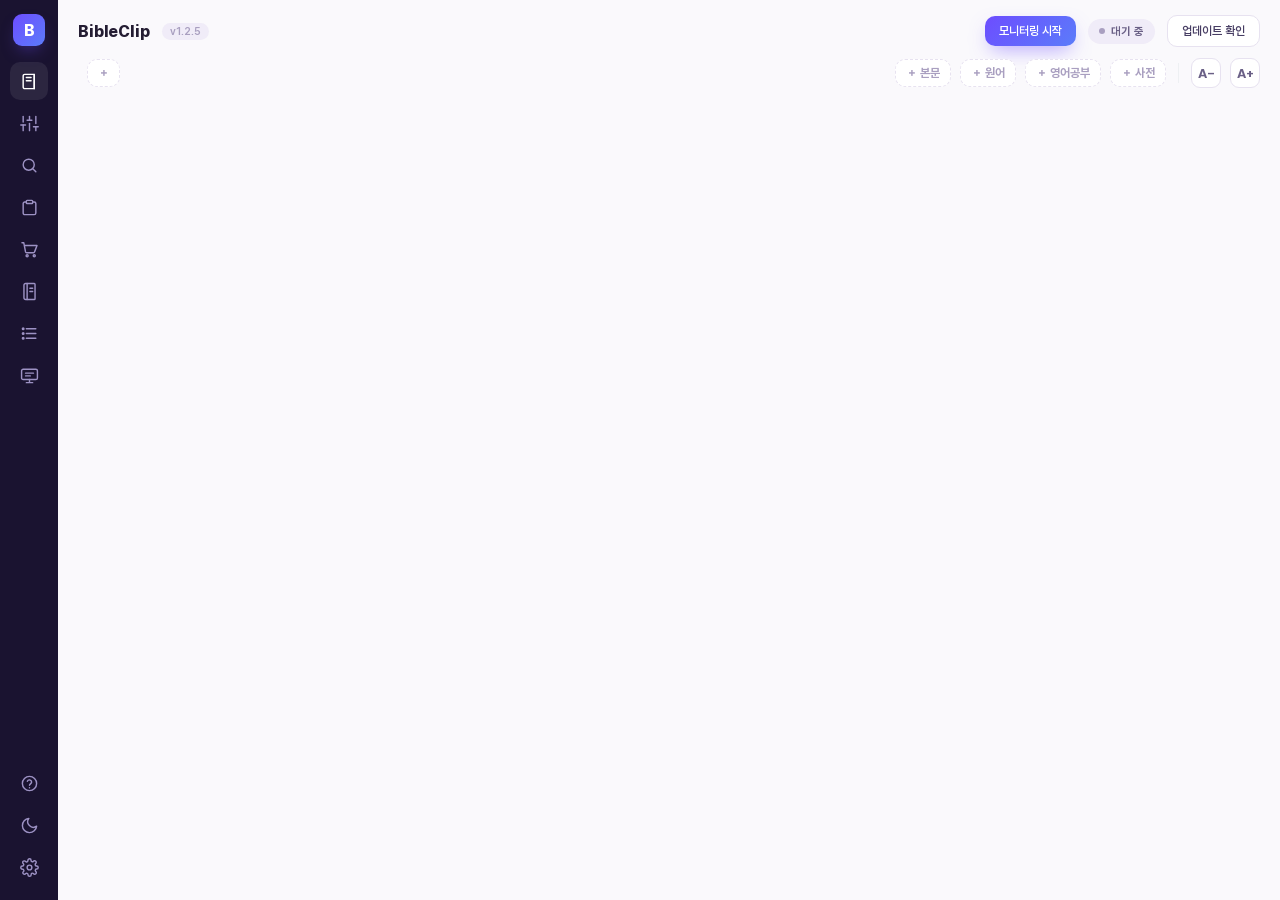
<file: web/index.html>
<!DOCTYPE html>
<html lang="ko" data-theme="light">
<head>
<meta charset="UTF-8">
<meta name="viewport" content="width=device-width, initial-scale=1.0">
<title>BibleClip</title>
<link rel="stylesheet" href="css/fonts.css">
<link rel="stylesheet" href="css/tokens.css">
<link rel="stylesheet" href="css/styles.css">
</head>
<body>
<!-- Phase 1: static design system. Sample content is hardcoded (여호수아 1);
     real data wiring to the Library core comes in Phase 2 (pywebview bridge). -->
<div class="app">

  <!-- Left rail -->
  <nav class="rail">
    <div class="logo-tile">B</div>
    <div class="nav-icon on" id="nav-viewer" title="성경 보기" aria-label="성경 보기" data-i18n-title="nav.viewer" data-i18n-aria="nav.viewer">
      <!-- book -->
      <svg viewBox="0 0 24 24" fill="none" stroke="currentColor" stroke-width="1.8" stroke-linecap="round" stroke-linejoin="round"><path d="M4 5a2 2 0 0 1 2-2h12v18H6a2 2 0 0 1-2-2z"/><path d="M18 3v18"/><path d="M8 7h6M8 11h6"/></svg>
    </div>
    <div class="nav-icon" id="nav-settings" title="출력 설정" aria-label="출력 설정" data-i18n-title="nav.settings" data-i18n-aria="nav.settings">
      <!-- sliders -->
      <svg viewBox="0 0 24 24" fill="none" stroke="currentColor" stroke-width="1.8" stroke-linecap="round" stroke-linejoin="round"><line x1="4" y1="21" x2="4" y2="14"/><line x1="4" y1="10" x2="4" y2="3"/><line x1="12" y1="21" x2="12" y2="12"/><line x1="12" y1="8" x2="12" y2="3"/><line x1="20" y1="21" x2="20" y2="16"/><line x1="20" y1="12" x2="20" y2="3"/><line x1="1" y1="14" x2="7" y2="14"/><line x1="9" y1="8" x2="15" y2="8"/><line x1="17" y1="16" x2="23" y2="16"/></svg>
    </div>
    <div class="nav-icon" id="nav-search" title="검색" aria-label="검색" data-i18n-title="nav.search" data-i18n-aria="nav.search">
      <!-- search -->
      <svg viewBox="0 0 24 24" fill="none" stroke="currentColor" stroke-width="1.8" stroke-linecap="round" stroke-linejoin="round"><circle cx="11" cy="11" r="7"/><path d="m20 20-3.2-3.2"/></svg>
    </div>
    <div class="nav-icon" id="log-toggle" title="클립보드 로그" aria-label="클립보드 로그" data-i18n-title="nav.log" data-i18n-aria="nav.log">
      <!-- clipboard -->
      <svg viewBox="0 0 24 24" fill="none" stroke="currentColor" stroke-width="1.8" stroke-linecap="round" stroke-linejoin="round"><rect x="8" y="3" width="8" height="4" rx="1"/><path d="M16 5h2a2 2 0 0 1 2 2v12a2 2 0 0 1-2 2H6a2 2 0 0 1-2-2V7a2 2 0 0 1 2-2h2"/></svg>
      <span class="nav-dot" id="log-dot" hidden></span>
    </div>
    <div class="nav-icon" id="cart-toggle" title="장바구니" aria-label="장바구니" data-i18n-title="nav.cart" data-i18n-aria="nav.cart">
      <!-- shopping cart -->
      <svg viewBox="0 0 24 24" fill="none" stroke="currentColor" stroke-width="1.8" stroke-linecap="round" stroke-linejoin="round"><circle cx="9" cy="20" r="1.3"/><circle cx="18" cy="20" r="1.3"/><path d="M2.5 3.5h2.3l2.2 11.5a1.4 1.4 0 0 0 1.4 1.1h8.6a1.4 1.4 0 0 0 1.4-1.1L21.5 7H6"/></svg>
      <span class="nav-dot" id="cart-dot" hidden></span>
    </div>
    <div class="nav-icon" id="notes-toggle" title="묵상 노트" aria-label="묵상 노트" data-i18n-title="nav.notes" data-i18n-aria="nav.notes">
      <!-- notebook -->
      <svg viewBox="0 0 24 24" fill="none" stroke="currentColor" stroke-width="1.8" stroke-linecap="round" stroke-linejoin="round"><path d="M5 4a2 2 0 0 1 2-2h11a1 1 0 0 1 1 1v18a1 1 0 0 1-1 1H7a2 2 0 0 1-2-2z"/><path d="M9 2v20"/><path d="M12.5 8H16M12.5 12H16"/></svg>
    </div>
    <div class="nav-icon" title="역본 순서" aria-label="역본 순서" data-i18n-title="nav.order" data-i18n-aria="nav.order">
      <!-- list -->
      <svg viewBox="0 0 24 24" fill="none" stroke="currentColor" stroke-width="1.8" stroke-linecap="round" stroke-linejoin="round"><path d="M8 6h12M8 12h12M8 18h12"/><circle cx="4" cy="6" r="1"/><circle cx="4" cy="12" r="1"/><circle cx="4" cy="18" r="1"/></svg>
    </div>
    <div class="nav-icon" id="subtitle-toggle" title="자막 창 열기" aria-label="자막 창 열기" data-i18n-title="subtitle.open" data-i18n-aria="subtitle.open">
      <!-- projector / screen -->
      <svg viewBox="0 0 24 24" fill="none" stroke="currentColor" stroke-width="1.8" stroke-linecap="round" stroke-linejoin="round"><rect x="2" y="4" width="20" height="13" rx="2"/><path d="M8 21h8M12 17v4"/><path d="M7 9h10"/><path d="M7 12.5h6"/></svg>
    </div>
    <div class="spacer"></div>
    <div class="nav-icon" id="tour-help" title="사용 안내 다시 보기" aria-label="사용 안내 다시 보기" data-i18n-title="nav.tour" data-i18n-aria="nav.tour">
      <!-- help circle -->
      <svg viewBox="0 0 24 24" fill="none" stroke="currentColor" stroke-width="1.8" stroke-linecap="round" stroke-linejoin="round"><circle cx="12" cy="12" r="9"/><path d="M9.3 9.2a2.8 2.8 0 0 1 5.4 1c0 1.9-2.7 2.5-2.7 4"/><path d="M12 17.3h.01"/></svg>
    </div>
    <div class="nav-icon" id="theme-toggle" title="테마 전환" aria-label="테마 전환" data-i18n-title="nav.theme" data-i18n-aria="nav.theme">
      <!-- moon -->
      <svg viewBox="0 0 24 24" fill="none" stroke="currentColor" stroke-width="1.8" stroke-linecap="round" stroke-linejoin="round"><path d="M21 12.8A9 9 0 1 1 11.2 3a7 7 0 0 0 9.8 9.8z"/></svg>
    </div>
    <div class="nav-icon" id="nav-app-settings" title="설정" aria-label="설정" data-i18n-title="nav.appSettings" data-i18n-aria="nav.appSettings">
      <!-- gear -->
      <svg viewBox="0 0 24 24" fill="none" stroke="currentColor" stroke-width="1.8" stroke-linecap="round" stroke-linejoin="round"><circle cx="12" cy="12" r="3"/><path d="M19.4 15a1.6 1.6 0 0 0 .3 1.8l.1.1a2 2 0 1 1-2.8 2.8l-.1-.1a1.6 1.6 0 0 0-1.8-.3 1.6 1.6 0 0 0-1 1.5V21a2 2 0 1 1-4 0v-.1a1.6 1.6 0 0 0-1-1.5 1.6 1.6 0 0 0-1.8.3l-.1.1a2 2 0 1 1-2.8-2.8l.1-.1a1.6 1.6 0 0 0 .3-1.8 1.6 1.6 0 0 0-1.5-1H3a2 2 0 1 1 0-4h.1a1.6 1.6 0 0 0 1.5-1 1.6 1.6 0 0 0-.3-1.8l-.1-.1a2 2 0 1 1 2.8-2.8l.1.1a1.6 1.6 0 0 0 1.8.3H9a1.6 1.6 0 0 0 1-1.5V3a2 2 0 1 1 4 0v.1a1.6 1.6 0 0 0 1 1.5 1.6 1.6 0 0 0 1.8-.3l.1-.1a2 2 0 1 1 2.8 2.8l-.1.1a1.6 1.6 0 0 0-.3 1.8V9a1.6 1.6 0 0 0 1.5 1H21a2 2 0 1 1 0 4h-.1a1.6 1.6 0 0 0-1.5 1z"/></svg>
    </div>
  </nav>

  <!-- Main -->
  <div class="main">

    <!-- Top bar -->
    <header class="topbar">
      <span class="brand">BibleClip</span>
      <span class="ver" id="app-ver">v1.2.5</span>
      <span class="spacer"></span>
      <button class="btn primary" id="monitor-btn" data-i18n="topbar.monitorStart">모니터링 시작</button>
      <span class="badge" id="status-badge" data-i18n="topbar.statusIdle">대기 중</span>
      <button class="btn" id="update-btn" data-i18n="topbar.updateCheck">업데이트 확인</button>
    </header>

    <!-- Update-available banner (hidden until a newer release is found). -->
    <div class="update-banner" id="update-banner" hidden>
      <span class="ub-text" id="ub-text"></span>
      <span class="ub-actions">
        <button class="btn primary" id="ub-install" data-i18n="ub.install">지금 업데이트</button>
        <button class="btn" id="ub-open" data-i18n="ub.releases">릴리스 페이지</button>
        <button class="btn" id="ub-skip" data-i18n="ub.skip">이 버전 건너뛰기</button>
        <button class="btn" id="ub-close" title="닫기" data-i18n-title="common.close">✕</button>
      </span>
    </div>

    <!-- Controls -->
    <div class="controls">
      <!-- Viewer-only controls; hidden on the 출력 설정 / 검색 views (switched
           via the left rail icons). -->
      <span class="viewer-controls" id="viewer-controls">
        <!-- Global version chips (first = primary; drag to reorder). Clicking ✕
             removes that version; ＋ adds one. All bible cards show these versions. -->
        <span class="ver-chips" id="ver-chips"></span>
        <span class="pill add" id="ver-add" title="역본 추가·관리" data-i18n-title="ctrl.verAddTitle">＋</span>
        <span class="spacer"></span>
        <!-- Card-add buttons: new cards appear at the workspace center, on top. -->
        <span class="pill add" id="add-bible" title="성경 본문 카드 추가" data-i18n-title="ctrl.addBibleTitle" data-i18n="ctrl.addBible">＋ 본문</span>
        <span class="pill add" id="add-inter" title="원전 분해 카드 추가" data-i18n-title="ctrl.addInterTitle" data-i18n="ctrl.addInter">＋ 원어</span>
        <span class="pill add" id="add-study" title="영어공부 카드 추가 — 영어 성경을 한국어와 짝지어 끊어 읽기" data-i18n-title="ctrl.addStudyTitle" data-i18n="ctrl.addStudy">＋ 영어공부</span>
        <span class="pill add" id="add-lex" title="사전 카드 추가" data-i18n-title="ctrl.addLexTitle" data-i18n="ctrl.addLex">＋ 사전</span>
        <span class="vsep"></span>
        <!-- v1.1.5: '사전 기본 언어' 토글 제거 — 사전 언어는 프로그램 언어를 추종하고,
             사전 카드 헤더 pill / 사전 창 드롭다운에서 표면별로 전환한다. -->
        <span class="mini" id="font-dec" title="글자 작게" data-i18n-title="ctrl.fontDecTitle">A−</span>
        <span class="mini" id="font-inc" title="글자 크게" data-i18n-title="ctrl.fontIncTitle">A+</span>
      </span>
    </div>

    <!-- Modular card workspace. Cards (성경 본문 / 원전 분해 / 사전) are created
         dynamically by CardManager (js/cards.js) and laid out horizontally; the
         container starts empty and is filled on boot from the saved layout (or
         a sensible default). Drag a card's handle to reorder; the right edge of
         each card resizes it. -->
    <div class="viewer-view" id="viewer-view">
      <div class="panels-container" id="panels-container"></div>
    </div>

    <!-- Output-settings view (출력 설정 탭). Format rows + output order are
         rendered live by js/search-notes.js; the preview shows what a caught reference
         would put on the clipboard. -->
    <div class="settings-view" id="settings-view" hidden>
      <section class="card set-card">
        <div class="card-head" data-i18n="setview.formatHead">표기 설정 · 한국어 역본</div>
        <div class="card-body">
          <p class="set-note" data-i18n="setview.formatNote">※ 영어 역본(ESV/NKJV 등)은 항상 영어식+하이픈으로 출력됩니다.</p>
          <div id="set-format"></div>
        </div>
      </section>
      <section class="card set-card">
        <div class="card-head set-head">
          <span data-i18n="setview.orderHead">출력 순서 · 복사에 사용할 역본</span>
          <span class="set-head-acts">
            <button class="set-mini accent" id="db-add" title="성경 파일(.SQLite3 · .zip)을 골라 추가" data-i18n-title="setview.dbAddTitle" data-i18n="setview.dbAdd">＋ 성경 파일 추가…</button>
            <button class="set-mini" id="db-folder" title="추가한 성경 파일이 있는 폴더" data-i18n-title="setview.dbFolderTitle" data-i18n="setview.dbFolder">성경 폴더 열기</button>
            <button class="set-mini" id="db-refresh" title="bible_versions 폴더 다시 스캔" data-i18n-title="setview.dbRefreshTitle" data-i18n="setview.dbRefresh">DB 새로고침</button>
          </span>
        </div>
        <div class="card-body" id="set-order"></div>
      </section>
      <section class="card set-card">
        <div class="card-head" data-i18n="setview.previewHead">미리보기 · 요 1:1-3</div>
        <div class="card-body"><pre class="preview" id="set-preview">…</pre></div>
      </section>
    </div>

    <!-- Search view (rail 검색 아이콘; 클립보드 #키워드 캡처 시 자동 표시). -->
    <div class="search-view" id="search-view" hidden>
      <div class="search-bar">
        <input type="text" id="search-input" class="search-input" autocomplete="off"
               placeholder="검색어 · 구절 · 원어코드  (예: 사랑 / 창 1:1 / H7225)"
               data-i18n-placeholder="search.placeholder">
        <span class="pill dropdown" id="search-ver" title="검색할 역본" data-i18n-title="search.verTitle">KRV</span>
        <!-- v1.0.5: 여러 단어 검색 방식 (띄어쓰기 다중 키워드). 기본 AND. -->
        <span class="seg search-mode" id="search-mode" title="여러 단어 검색: AND=모두 포함 / OR=하나라도" data-i18n-title="search.modeTitle">
          <span class="opt on" data-mode="and">AND</span>
          <span class="opt" data-mode="or">OR</span>
        </span>
        <button class="btn primary" id="search-go" data-i18n="search.go">검색</button>
      </div>
      <div class="search-suggest" id="search-suggest"></div>
      <div class="search-meta" id="search-meta"></div>
      <!-- 결과 정렬 · 필터 (docs/SEARCH_SORT_PLAN.md). 키워드 결과가 있을 때만 보인다. -->
      <div class="search-tools" id="search-tools" hidden>
        <span class="pill dropdown" id="search-sort" title="결과 정렬" data-i18n-title="search.sortTitle"></span>
        <span class="seg search-scope" id="search-scope">
          <span class="opt on" data-scope="all"><span data-i18n="search.scopeAll">전체</span><b></b></span>
          <span class="opt" data-scope="ot"><span data-i18n="search.scopeOt">구약</span><b></b></span>
          <span class="opt" data-scope="nt"><span data-i18n="search.scopeNt">신약</span><b></b></span>
        </span>
        <span class="pill dropdown" id="search-books" title="묶음·책으로 좁히기" data-i18n-title="search.booksTitle"></span>
      </div>
      <div class="search-dist" id="search-dist" hidden></div>
      <div class="card search-card">
        <div class="card-body" id="search-results">
          <div class="panel-loading" data-i18n-html="search.empty">검색어를 입력하거나, 다른 앱에서 <b>#키워드</b>를 복사하세요.</div>
        </div>
      </div>
    </div>
  </div>

  <!-- Activity log drawer (slides in from the right; toggled by the rail
       clipboard icon). Lists clipboard references caught while monitoring;
       each row re-navigates the viewer when clicked. -->
  <aside class="drawer" id="log-drawer" hidden>
    <div class="drawer-head">
      <span data-i18n="drawer.logHead">클립보드 로그</span>
      <span class="drawer-close" id="log-close" title="닫기" data-i18n-title="common.close">✕</span>
    </div>
    <div class="drawer-body" id="log-list">
      <div class="log-empty" data-i18n="drawer.logEmpty">모니터링 중 인식한 구절이 여기에 쌓입니다.</div>
    </div>
  </aside>

  <!-- Sermon cart / cue sheet (오늘의 설교 성구). Toggled by the rail cue-sheet
       icon; mutually exclusive with the activity-log drawer. Items persist in
       localStorage; clicking one re-copies it to the clipboard. -->
  <aside class="drawer" id="cart-drawer" hidden>
    <div class="drawer-head">
      <span data-i18n="cart.title">장바구니</span>
      <span class="cart-head-actions">
        <span class="drawer-mini" id="cart-popout" title="새 창으로 열기" data-i18n="cart.popout" data-i18n-title="cart.popout">새 창</span>
        <span class="drawer-mini" id="cart-clear" title="비우기" data-i18n="cart.clear" data-i18n-title="cart.clear">비우기</span>
        <span class="drawer-close" id="cart-close" title="닫기" data-i18n-title="common.close">✕</span>
      </span>
    </div>
    <div class="drawer-body" id="cart-list">
      <div class="log-empty" data-i18n="cart.empty">담은 성구가 여기에 쌓입니다. 검색 결과나 활동 로그에서 ＋ 로 추가하세요.</div>
    </div>
    <!-- 일괄 추출: 전체 또는 체크된 성구만 현재 출력 포맷으로 클립보드에 내보낸다. -->
    <div class="cart-foot" id="cart-foot" hidden>
      <label class="cart-selall"><input type="checkbox" id="cart-selall-cb">
        <span data-i18n="cart.selectAll">전체 선택</span></label>
      <span class="cart-foot-spacer"></span>
      <button class="btn" id="cart-extract-sel" data-i18n="cart.extractSelected">선택 추출</button>
      <button class="btn primary" id="cart-extract-all" data-i18n="cart.extractAll">전체 추출</button>
    </div>
  </aside>

  <!-- 묵상 노트 레일 패널 (FEAT-03: 슬라이딩 패널). 본문을 넓게 띄운 채 우측에서
       슬라이드로 열려 흩어진 노트를 성경 순서로 모아본다. 로그/장바구니 드로어와
       상호배타. 행 클릭 시 본문으로 점프, 선택/전체를 클립보드 복사·파일 저장. -->
  <aside class="drawer" id="notes-drawer" hidden>
    <div class="drawer-head">
      <span data-i18n="notes.title">묵상 노트 모아보기</span>
      <span class="cart-head-actions">
        <span class="drawer-mini" id="notes-reload" title="새로고침" data-i18n="notes.reload" data-i18n-title="notes.reload">새로고침</span>
        <span class="drawer-close" id="notes-close" title="닫기" data-i18n-title="common.close">✕</span>
      </span>
    </div>
    <div class="drawer-body" id="notes-list">
      <div class="log-empty" data-i18n-html="notes.empty">저장된 묵상 노트가 없습니다.</div>
    </div>
    <div class="cart-foot" id="notes-foot" hidden>
      <label class="cart-selall"><input type="checkbox" id="notes-selall-cb">
        <span data-i18n="notes.selectAll">전체 선택</span></label>
      <span class="cart-foot-spacer"></span>
      <button class="btn" id="notes-copy" data-i18n="notes.copySel">선택 복사</button>
      <button class="btn primary" id="notes-export" data-i18n="notes.exportFile">파일로 저장</button>
    </div>
  </aside>

</div>

<!-- App-wide settings (⚙ gear in the rail). Distinct from the 출력 설정 view:
     these are app-level preferences. Controls are populated from
     api.get_app_settings() and written back via api.set_app_setting(). -->
<div class="modal-overlay" id="settings-modal" hidden>
  <div class="modal" role="dialog" aria-label="설정" data-i18n-aria="modal.title">
    <div class="modal-head">
      <span data-i18n="modal.title">설정</span>
      <span class="modal-close" id="settings-close" title="닫기" data-i18n-title="common.close">✕</span>
    </div>
    <div class="modal-body">
      <div class="set-group">
        <div class="set-group-h" data-i18n="modal.grpLang">언어</div>
        <div class="set-row">
          <span class="set-label" data-i18n="modal.uiLangLabel">표시 언어</span>
          <!-- 표시 언어는 각 언어 자기 표기로 둔다(번역 안 함) — 관례. -->
          <div class="seg" id="opt-ui-lang">
            <div class="opt" data-val="ko">한국어</div>
            <div class="opt" data-val="en">English</div>
          </div>
        </div>
      </div>

      <!-- 색 테마 (docs/CUSTOM_THEME_PLAN.md). 견본은 JS(theme.js 기준 색)가 그린다. -->
      <div class="set-group">
        <div class="set-group-h" data-i18n="modal.grpLook">화면</div>
        <div class="set-row">
          <span class="set-label" data-i18n="modal.themeLabel">테마</span>
          <div class="theme-swatches" id="opt-theme"></div>
        </div>
        <div class="theme-edit" id="theme-edit" hidden>
          <div class="set-row">
            <span class="set-label" data-i18n="modal.themeBase">바탕</span>
            <div class="seg" id="opt-theme-base">
              <div class="opt" data-val="light" data-i18n="modal.themeBaseLight">밝게</div>
              <div class="opt" data-val="dark" data-i18n="modal.themeBaseDark">어둡게</div>
            </div>
          </div>
          <div class="set-row">
            <span class="set-label" data-i18n="modal.themeColors">색</span>
            <div class="theme-colors">
              <label class="theme-color"><input type="color" data-key="bg"><span data-i18n="modal.themeBg">배경</span></label>
              <label class="theme-color"><input type="color" data-key="text"><span data-i18n="modal.themeText">글자</span></label>
              <label class="theme-color"><input type="color" data-key="accent"><span data-i18n="modal.themeAccent">강조</span></label>
            </div>
          </div>
          <div class="set-row">
            <span class="set-label" data-i18n="modal.themeFrom">가져오기</span>
            <div class="theme-swatches theme-from" id="opt-theme-from"></div>
          </div>
          <p class="set-note theme-warn" id="theme-warn" hidden></p>
        </div>
        <p class="set-note" id="theme-note" data-i18n="modal.themeNote">☀/🌙 버튼은 라이트와 다크만 오갑니다. 직접 만든 색은 지워지지 않습니다.</p>
      </div>

      <div class="set-group">
        <div class="set-group-h" data-i18n="modal.grpReading">읽기</div>
        <div class="set-row">
          <span class="set-label" data-i18n="modal.readingFont">읽기 글꼴</span>
          <!-- 선택된 family 이름은 JS가 채움(데이터-i18n 미부착 — 언어전환이 family명을 덮지 않도록). -->
          <span class="pill dropdown" id="opt-reading-font">기본</span>
        </div>
        <p class="set-note" data-i18n-html="modal.readingFontNote">데이터 폴더의 <b>fonts</b> 폴더에 .ttf/.otf 글꼴을 넣으면 목록에 나타납니다.</p>
        <div class="set-row">
          <span class="set-label" data-i18n="modal.viewModeLabel">본문 보기</span>
          <div class="seg" id="opt-view-mode">
            <div class="opt" data-val="interleave" data-i18n="modal.viewModeInterleave">절별 대조</div>
            <div class="opt" data-val="split" data-i18n="modal.viewModeSplit">병렬 독서</div>
          </div>
        </div>
        <p class="set-note" data-i18n="modal.viewModeNote">여러 역본을 선택했을 때 한 카드에 절마다 겹쳐 볼지(절별 대조), 역본별 좌우 컬럼으로 나눠 볼지(병렬 독서) 정합니다.</p>
        <div class="set-row">
          <span class="set-label" data-i18n="modal.subtitlePreset">자막 배색</span>
          <div class="seg" id="opt-subtitle-preset">
            <div class="opt" data-val="green" data-i18n="modal.presetGreen">연둣빛</div>
            <div class="opt" data-val="navy" data-i18n="modal.presetNavy">남색</div>
            <div class="opt" data-val="black" data-i18n="modal.presetBlack">검정</div>
            <div class="opt" data-val="white" data-i18n="modal.presetWhite">흰색</div>
            <div class="opt" data-val="theme" data-i18n="modal.presetTheme">앱 테마</div>
          </div>
        </div>
        <p class="set-note" data-i18n="modal.subtitlePresetNote">자막 창(F9)의 배경·글자색입니다. 투사 환경에서는 대비가 큰 쪽이 잘 보입니다. 글꼴은 위의 읽기 글꼴을 따릅니다.</p>
      </div>

      <div class="set-group">
        <div class="set-group-h" data-i18n="modal.grpClipboard">클립보드</div>
        <div class="set-row">
          <span class="set-label" data-i18n="modal.pollLabel">확인 간격</span>
          <div class="seg" id="opt-poll">
            <div class="opt" data-val="0.25" data-i18n="modal.pollFast">빠름 · 0.25초</div>
            <div class="opt" data-val="0.5" data-i18n="modal.pollDefault">기본 · 0.5초</div>
            <div class="opt" data-val="1.0" data-i18n="modal.pollSlow">느림 · 1초</div>
          </div>
        </div>
        <p class="set-note" data-i18n="modal.pollNote">간격이 짧을수록 빠르게 인식하지만 CPU를 조금 더 씁니다.</p>
      </div>

      <!-- v1.1.5: '사전 기본 언어' 설정 제거 — 사전 언어는 프로그램 언어를 추종하고,
           사전 카드 pill / 사전 창 드롭다운에서 표면별로 전환한다. -->

      <div class="set-group">
        <div class="set-group-h" data-i18n="modal.grpRef">참조 입력</div>
        <div class="set-row">
          <span class="set-label" data-i18n="modal.aliasLabel">사용자 약칭</span>
          <button class="btn" id="act-alias" data-i18n="alias.manage">약칭 관리</button>
        </div>
        <p class="set-note" data-i18n="modal.aliasNote">역본·책이름의 나만의 약칭을 등록해 참조 인식에 씁니다.</p>
      </div>

      <div class="set-group">
        <div class="set-group-h" data-i18n="modal.grpSearch">검색 · 업데이트</div>
        <div class="set-toggle" id="opt-search-nav">
          <span class="set-label" data-i18n="modal.searchNav">검색 결과 클릭 시 본문으로 이동</span>
          <span class="switch"><span class="knob"></span></span>
        </div>
        <div class="set-toggle" id="opt-auto-copy">
          <span class="set-label" data-i18n="modal.autoCopy">검색 시 최고 점수 결과 자동 복사 (클립보드 + 활동 로그)</span>
          <span class="switch"><span class="knob"></span></span>
        </div>
        <div class="set-toggle" id="opt-search-syn">
          <span class="set-label" data-i18n="modal.searchSyn">유의어 확장 검색 (고어↔현대어: 이집트↔애굽, 자비↔긍휼)</span>
          <span class="switch"><span class="knob"></span></span>
        </div>
        <div class="set-toggle" id="opt-auto-update">
          <span class="set-label" data-i18n="modal.autoUpdate">시작 시 자동으로 업데이트 확인</span>
          <span class="switch"><span class="knob"></span></span>
        </div>
      </div>

      <div class="set-group">
        <div class="set-group-h" data-i18n="modal.grpInfo">정보 · 관리</div>
        <div class="set-row info-row">
          <span class="set-label" data-i18n="modal.versionLabel">버전</span>
          <span class="set-info" id="set-version">—</span>
        </div>
        <div class="modal-actions">
          <button class="btn" id="act-data-folder" data-i18n="modal.actDataFolder">데이터 폴더 열기</button>
          <button class="btn" id="act-github" data-i18n="modal.actGithub">GitHub 열기</button>
          <button class="btn danger" id="act-reset" data-i18n="modal.actReset">설정 초기화</button>
        </div>
      </div>
    </div>
  </div>
</div>

<!-- 사용자정의 약칭 관리 (설정 ▸ 참조 입력 ▸ 약칭 관리). aliases_override.json 을
     앱 안에서 직접 읽고 쓴다. 숫자는 책 이름 맨 앞에만 허용(파서 장번호 충돌 방지). -->
<div class="modal-overlay" id="alias-modal" hidden>
  <div class="modal" role="dialog" aria-label="약칭 관리" data-i18n-aria="alias.title">
    <div class="modal-head">
      <span data-i18n="alias.title">약칭 관리</span>
      <span class="modal-close" id="alias-close" title="닫기" data-i18n-title="common.close">✕</span>
    </div>
    <div class="modal-body">
      <p class="set-note" data-i18n-html="alias.note">나만의 책이름 약칭을 등록합니다. <b>숫자는 책 이름 맨 앞에만</b> 붙일 수 있습니다 (예: <b>1요</b> → 요한1서). <b>요1</b>·<b>벧1</b>처럼 숫자를 뒤에 두면 장 번호와 충돌하여 거부됩니다.</p>
      <div class="alias-add">
        <input type="text" id="alias-input" class="alias-input" maxlength="20" autocomplete="off"
               placeholder="약칭 (예: 1요)" data-i18n-placeholder="alias.inputPh">
        <span class="pill dropdown" id="alias-book" data-i18n="alias.pickBook">책 선택</span>
        <button class="btn primary" id="alias-add-btn" data-i18n="alias.add">추가</button>
      </div>
      <div id="alias-list" class="alias-list"></div>
    </div>
  </div>
</div>

<!-- Transient confirmation when a reference is converted on the clipboard. -->
<div class="toast-wrap" id="toast-wrap"></div>

<!-- 9차 모듈화: app.js → core/cards/search-notes 3분할(클래식 스크립트, 순서 로드,
     전역 스코프 공유). file:// 에서 ESM CORS 차단을 피하려 type=module 미사용.
     v1.0.6: i18n.js 를 가장 먼저 로드 → window.I18N 이 이후 모듈에 준비됨. -->
<script src="js/i18n.js"></script>
<script src="js/theme.js"></script>
<script src="js/core.js"></script>
<script src="js/tour.js"></script>
<script src="js/cards.js"></script>
<script src="js/search-sort.js"></script>
<script src="js/search-notes.js"></script>
</body>
</html>
</file>
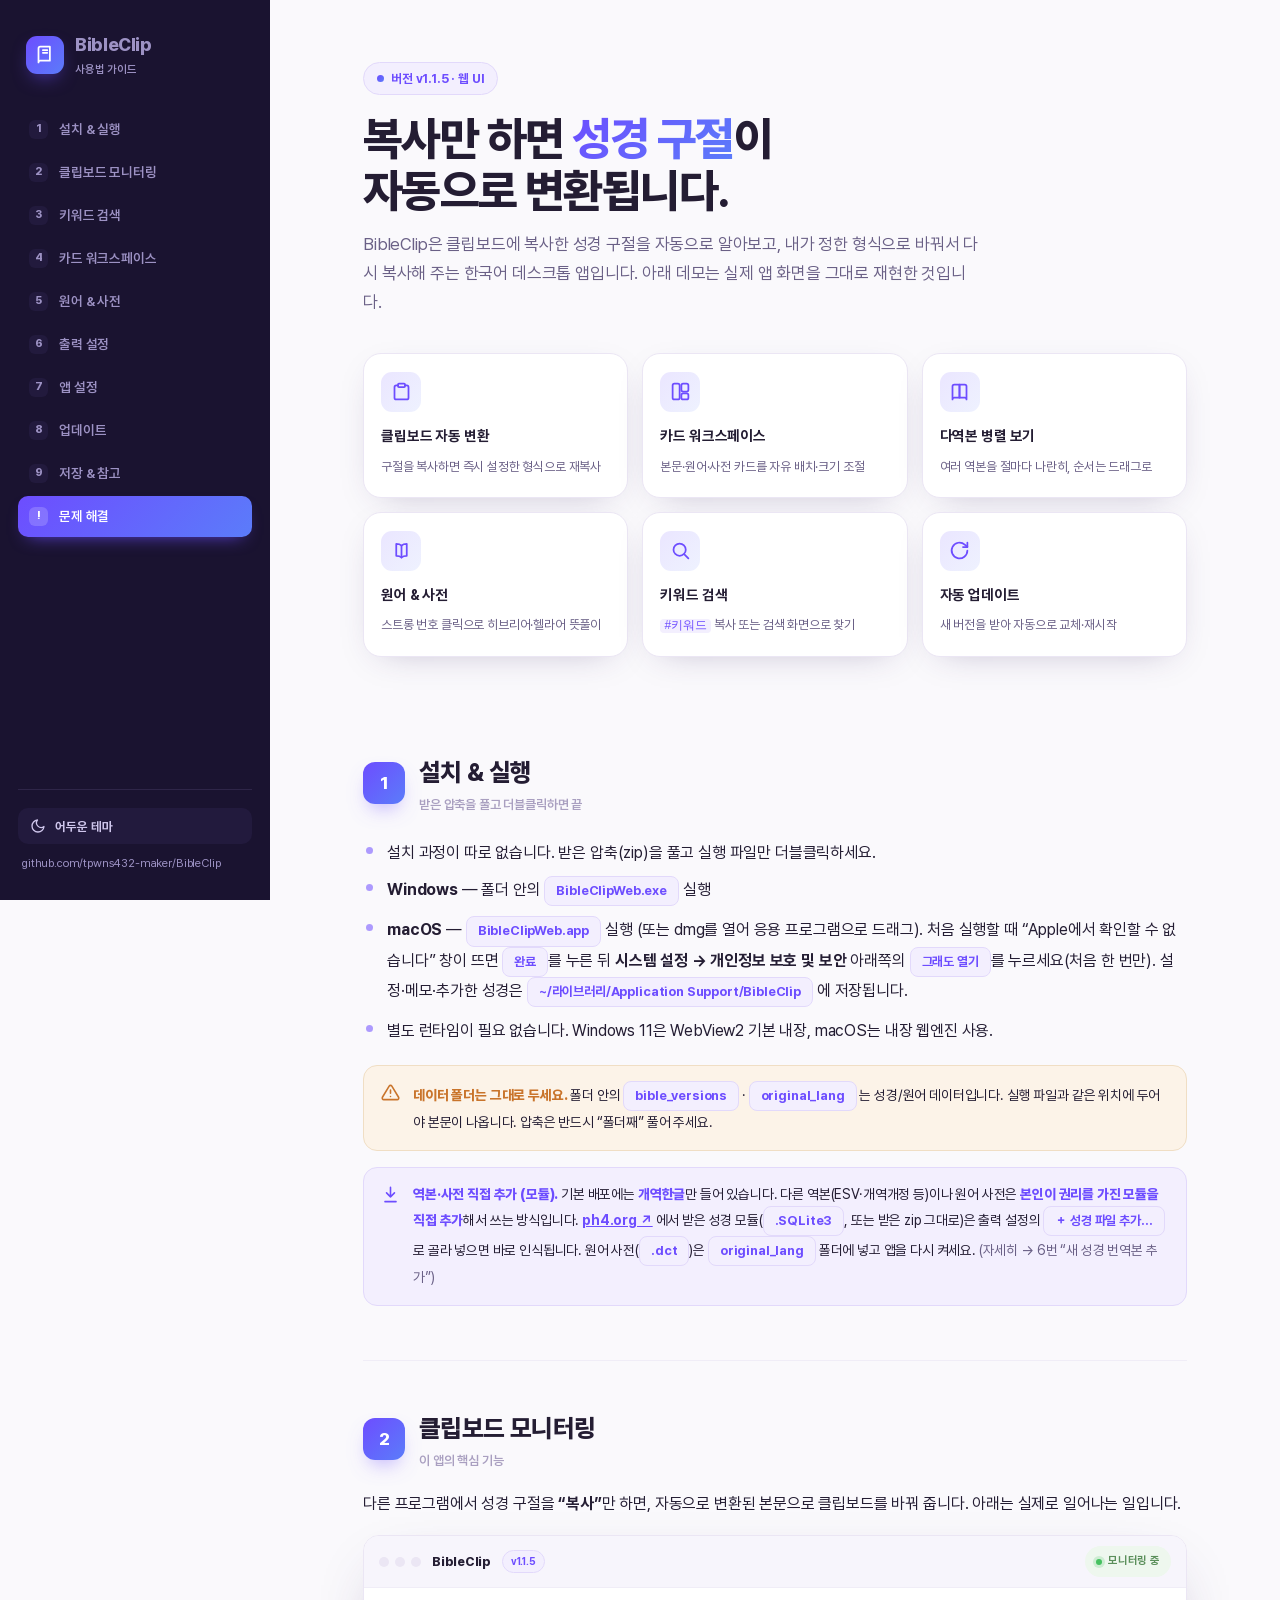
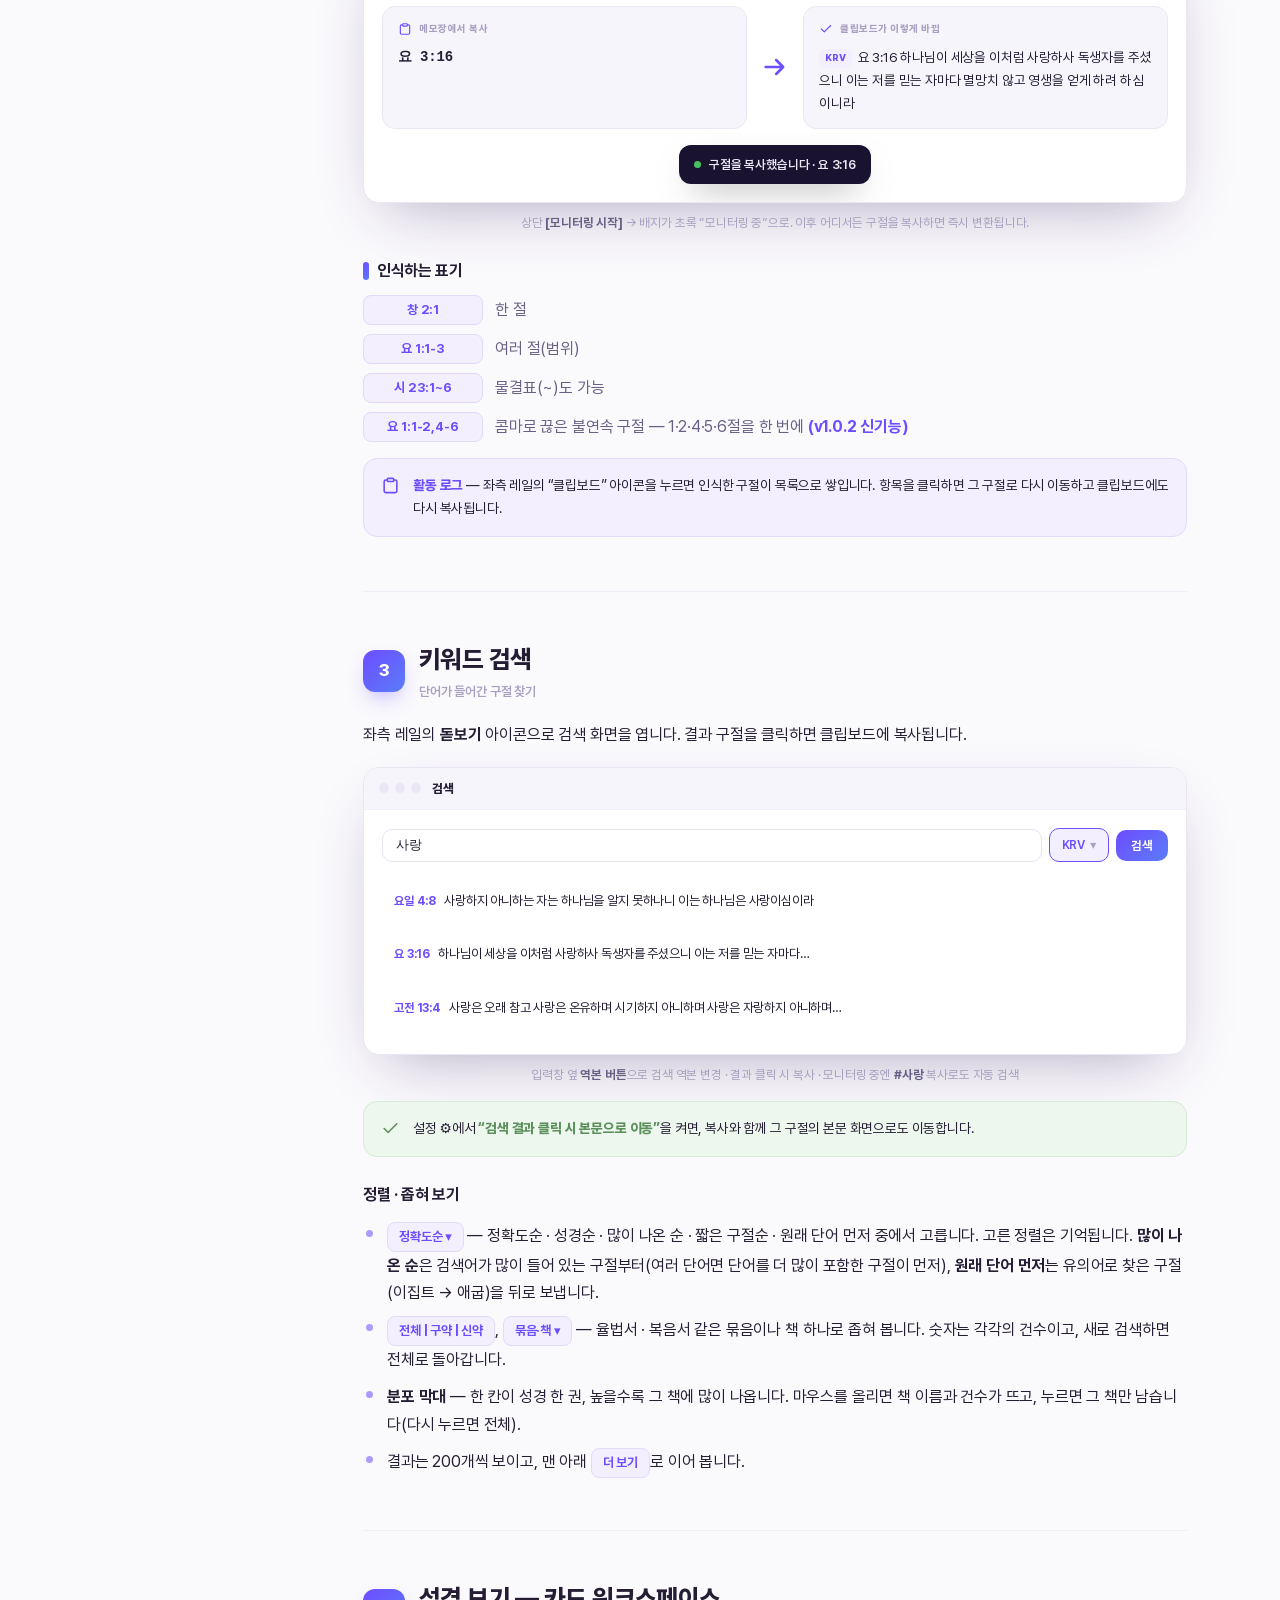
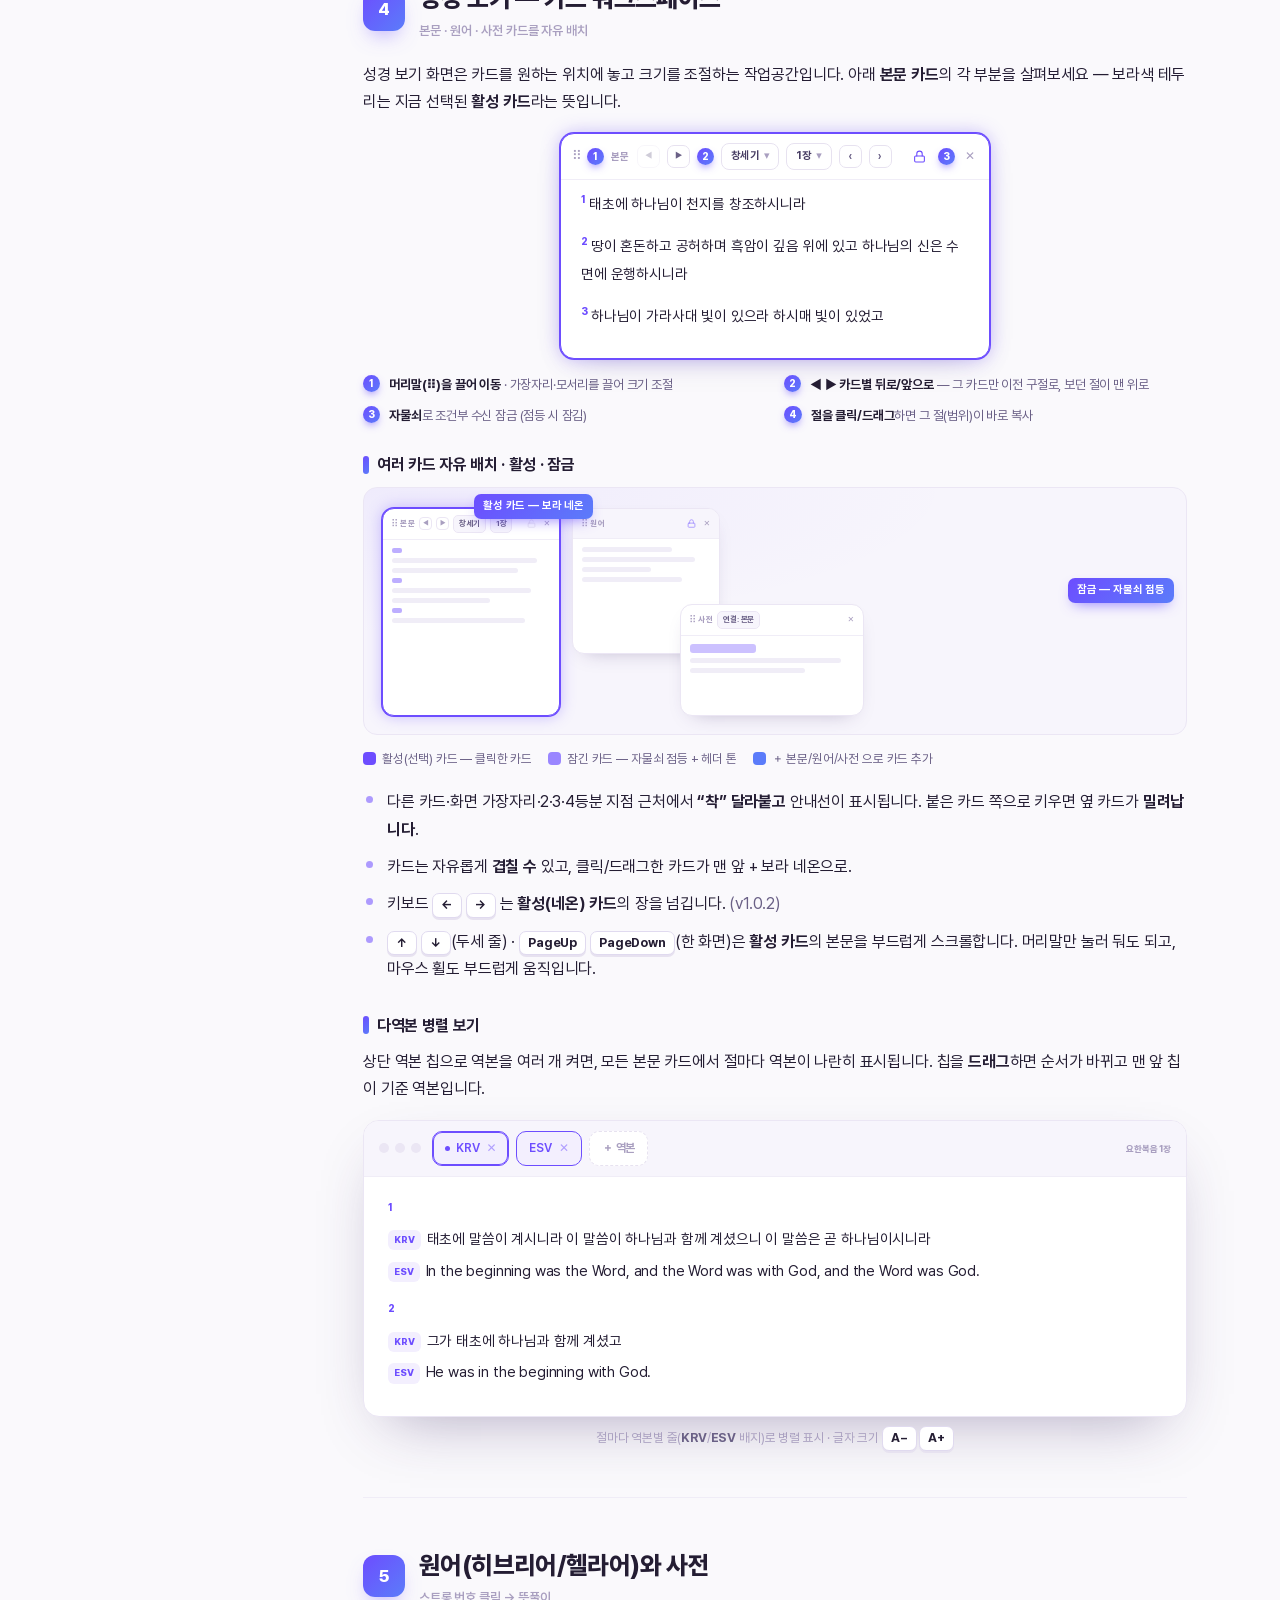
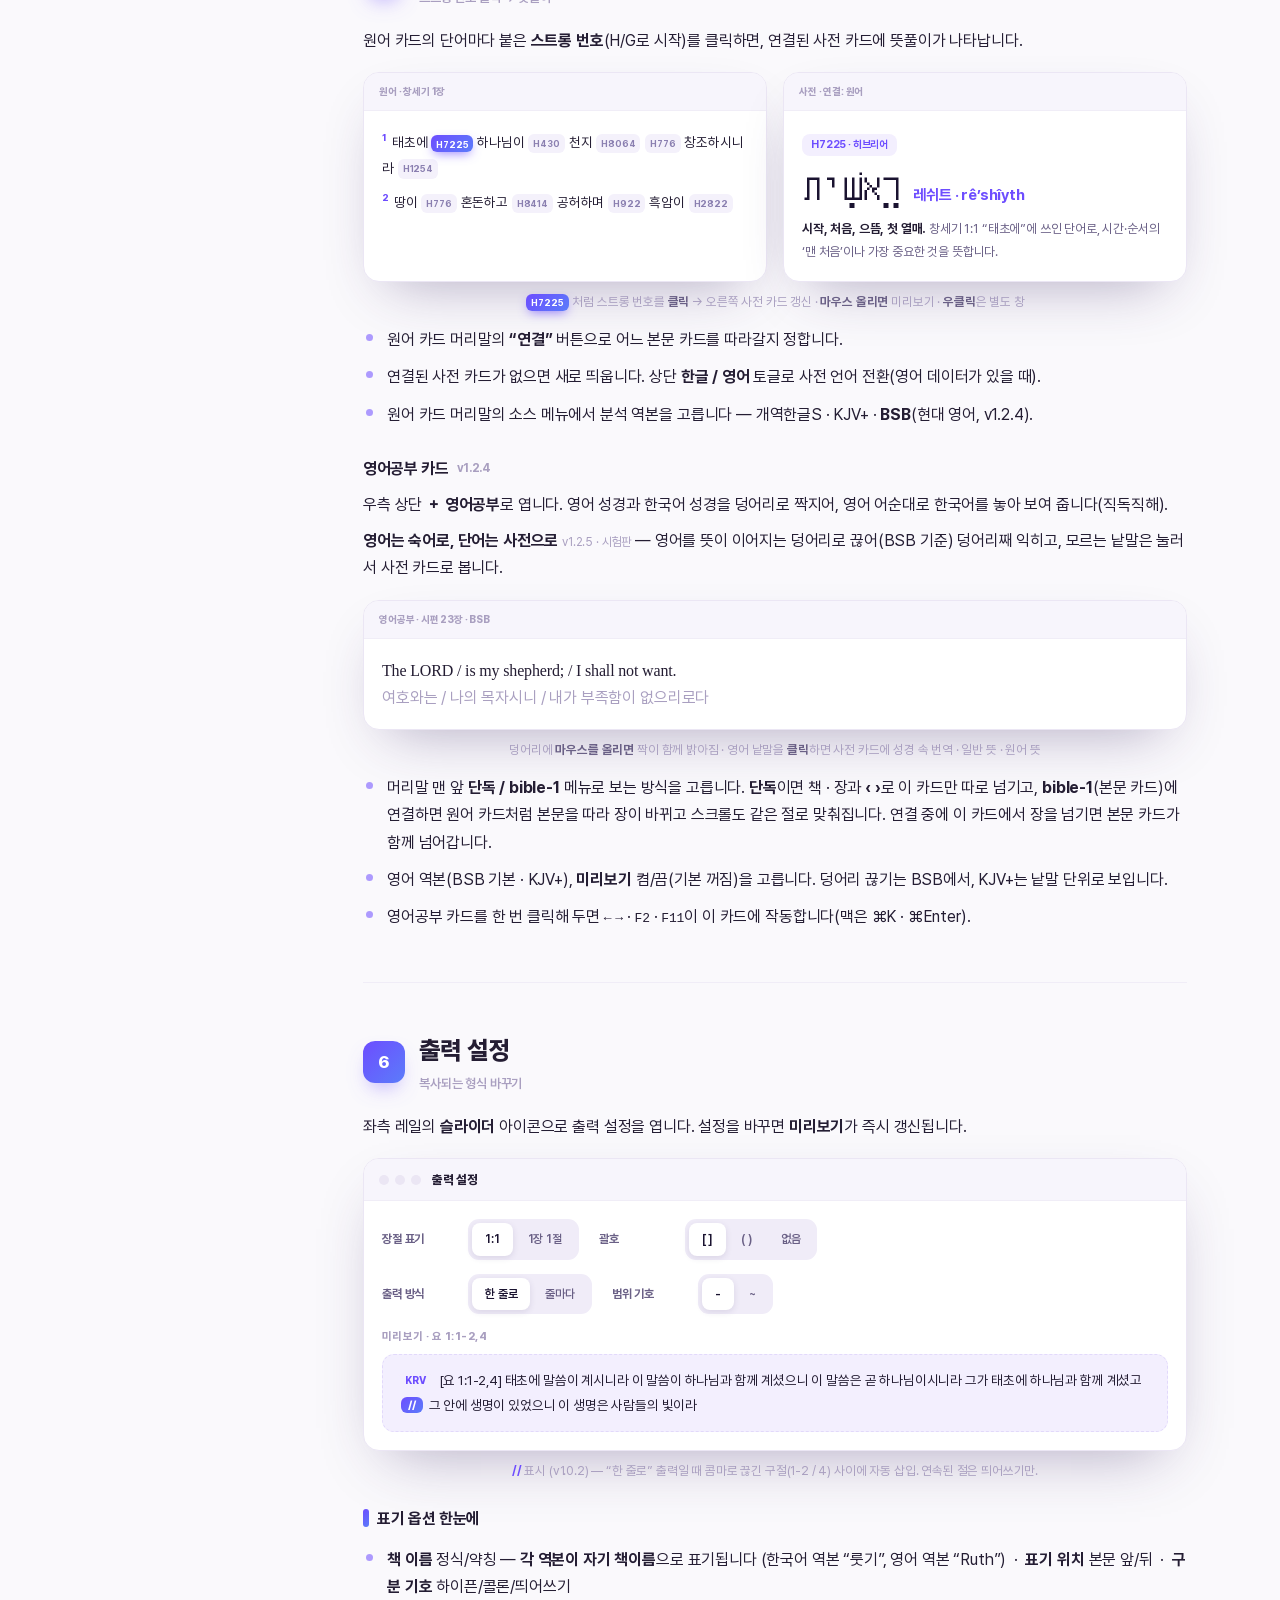
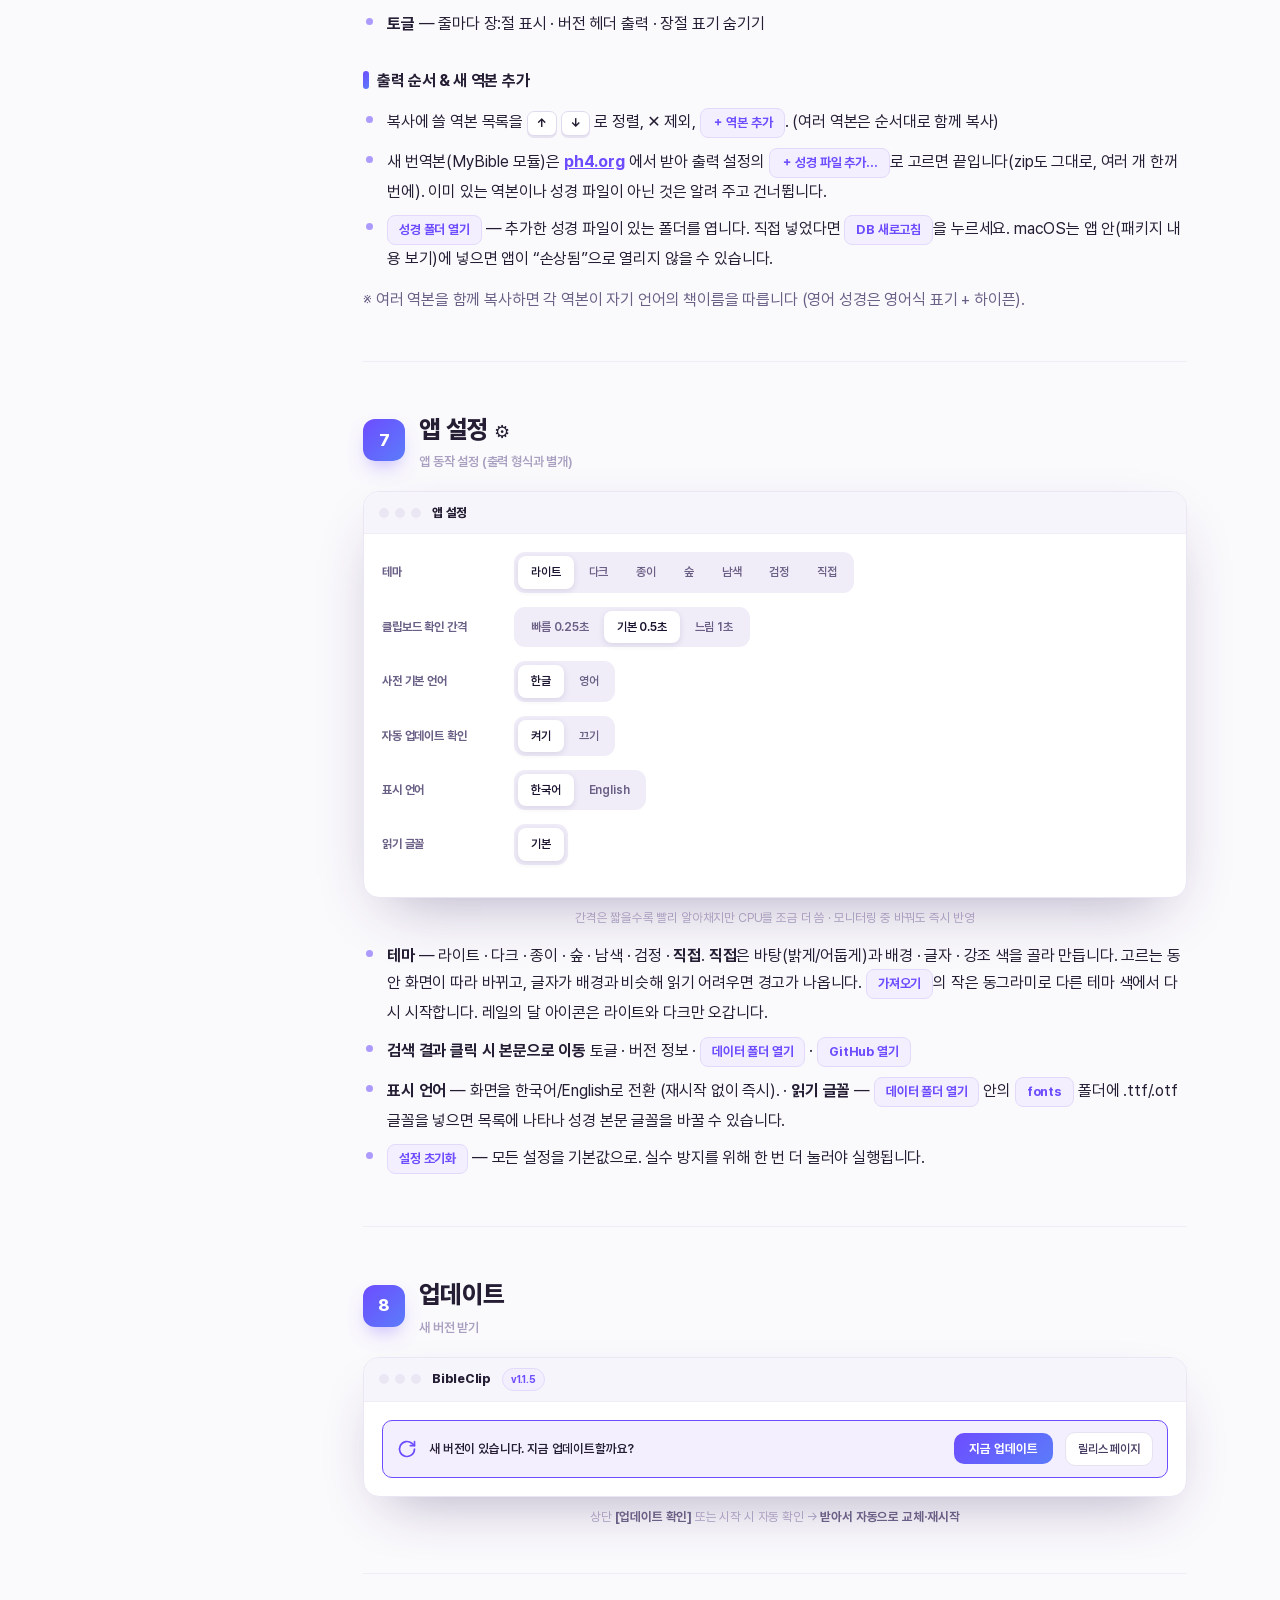
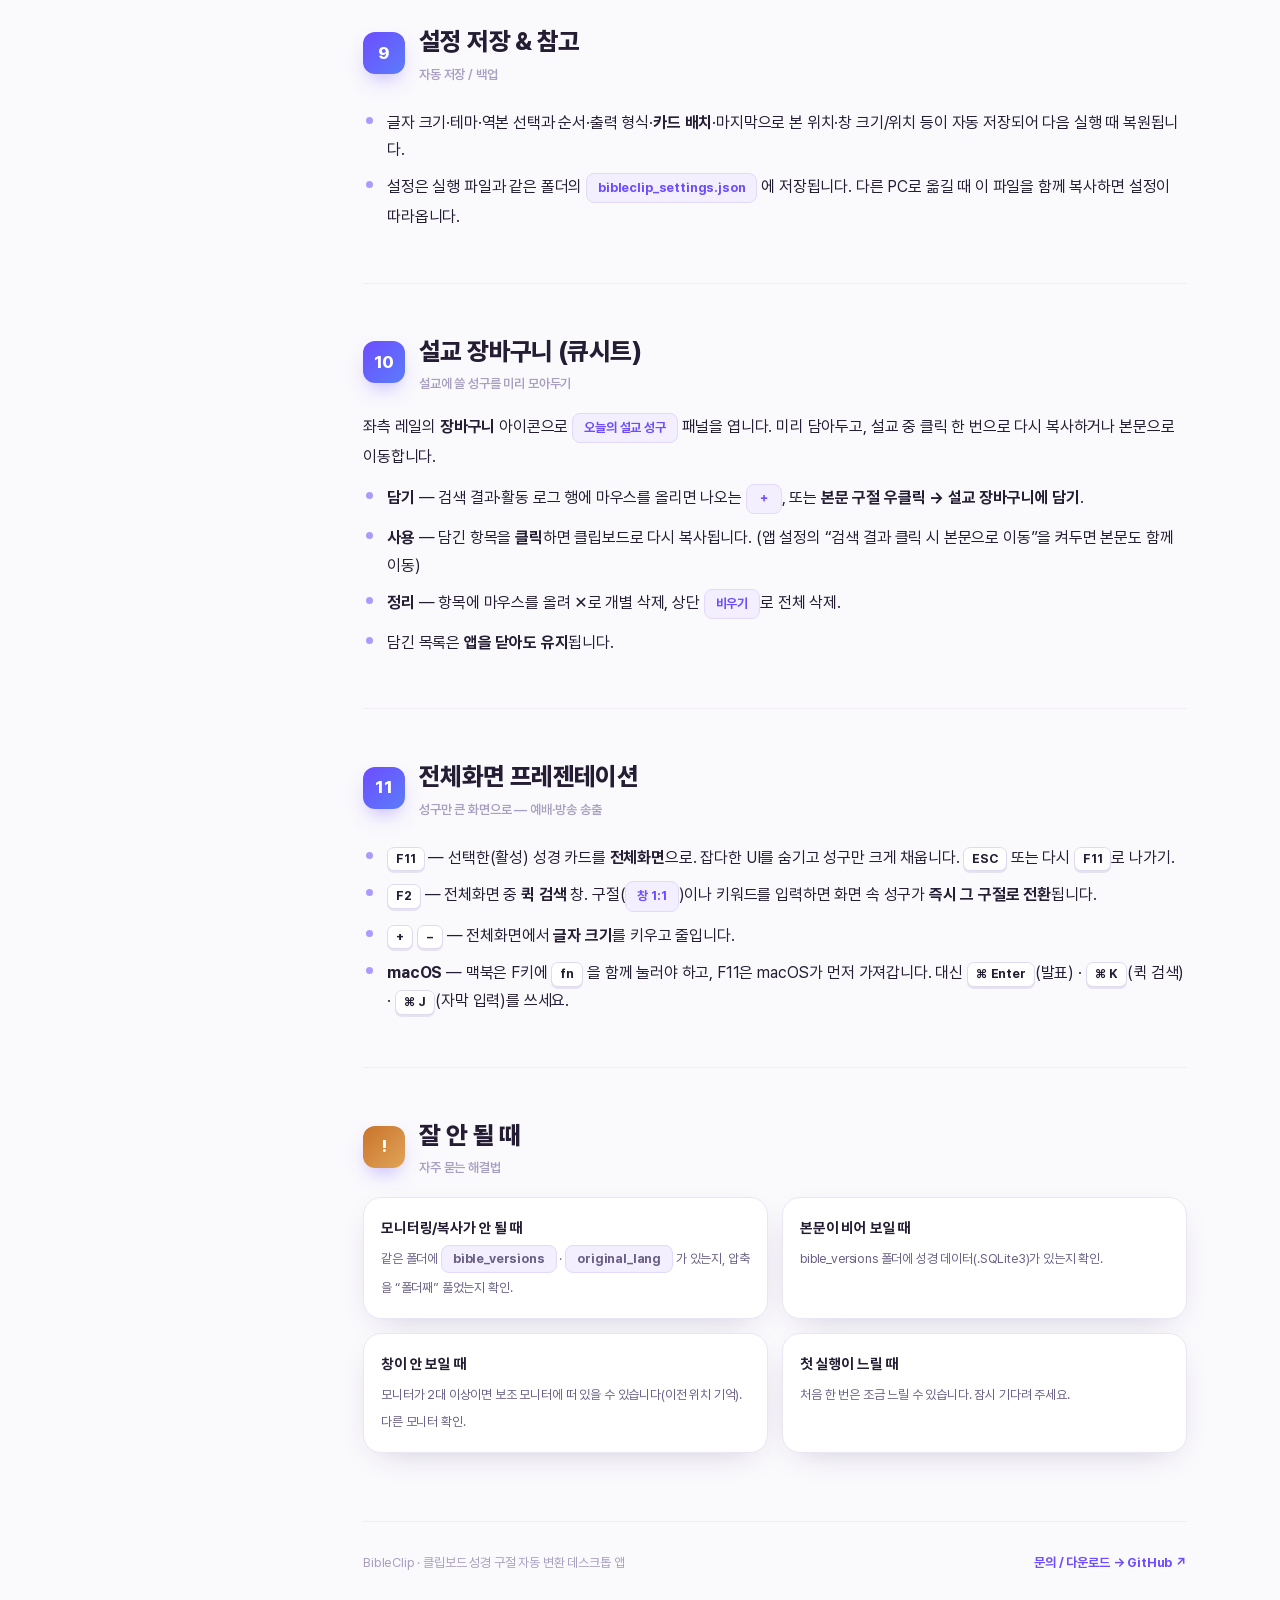
<file: 사용법.html>
<!DOCTYPE html>
<html lang="ko" data-theme="light">
<head>
<meta charset="UTF-8">
<meta name="viewport" content="width=device-width, initial-scale=1.0">
<title>BibleClip 사용법 · v1.1.5</title>
<link rel="stylesheet" href="사용법.css">
</head>
<body>
<div class="wrap">

  <!-- ===== Sidebar ===== -->
  <aside class="rail">
    <div class="logo">
      <span class="mark"><svg viewBox="0 0 24 24" fill="none" stroke-width="2" stroke-linecap="round" stroke-linejoin="round"><path d="M4 5a2 2 0 0 1 2-2h11v16H6a2 2 0 0 0-2 2z"/><path d="M9 7h5M9 10h5"/></svg></span>
      <span><b>BibleClip</b><span>사용법 가이드</span></span>
    </div>
    <nav id="nav">
      <a class="navlink" href="#install"><span class="n">1</span> 설치 &amp; 실행</a>
      <a class="navlink" href="#clip"><span class="n">2</span> 클립보드 모니터링</a>
      <a class="navlink" href="#search"><span class="n">3</span> 키워드 검색</a>
      <a class="navlink" href="#cards"><span class="n">4</span> 카드 워크스페이스</a>
      <a class="navlink" href="#lex"><span class="n">5</span> 원어 &amp; 사전</a>
      <a class="navlink" href="#output"><span class="n">6</span> 출력 설정</a>
      <a class="navlink" href="#settings"><span class="n">7</span> 앱 설정</a>
      <a class="navlink" href="#update"><span class="n">8</span> 업데이트</a>
      <a class="navlink" href="#save"><span class="n">9</span> 저장 &amp; 참고</a>
      <a class="navlink" href="#trouble"><span class="n">!</span> 문제 해결</a>
    </nav>
    <div class="railfoot">
      <button class="themebtn" id="themebtn">
        <svg id="themeicon" viewBox="0 0 24 24" fill="none" stroke-width="2" stroke-linecap="round" stroke-linejoin="round"><path d="M21 12.8A9 9 0 1 1 11.2 3a7 7 0 0 0 9.8 9.8z"/></svg>
        <span id="themelabel">어두운 테마</span>
      </button>
      <a class="ghlink" href="https://github.com/tpwns432-maker/BibleClip" target="_blank">github.com/tpwns432-maker/BibleClip</a>
    </div>
  </aside>

  <!-- ===== Main ===== -->
  <main>
    <nav class="mobnav">
      <a href="#install">설치</a><a href="#clip">클립보드</a><a href="#search">검색</a>
      <a href="#cards">카드</a><a href="#lex">원어·사전</a><a href="#output">출력</a>
      <a href="#settings">앱 설정</a><a href="#update">업데이트</a><a href="#trouble">문제 해결</a>
    </nav>

    <!-- Hero -->
    <header class="hero">
      <span class="badge2"><span class="dot"></span> 버전 v1.1.5 · 웹 UI</span>
      <h1>복사만 하면 <span class="g">성경 구절</span>이<br>자동으로 변환됩니다.</h1>
      <p class="lead">BibleClip은 클립보드에 복사한 성경 구절을 자동으로 알아보고, 내가 정한 형식으로 바꿔서 다시 복사해 주는 한국어 데스크톱 앱입니다. 아래 데모는 실제 앱 화면을 그대로 재현한 것입니다.</p>
      <div class="feats">
        <div class="feat"><div class="ic"><svg viewBox="0 0 24 24" fill="none" stroke-width="2" stroke-linecap="round" stroke-linejoin="round"><rect x="8" y="3" width="8" height="4" rx="1"/><path d="M16 5h2a2 2 0 0 1 2 2v12a2 2 0 0 1-2 2H6a2 2 0 0 1-2-2V7a2 2 0 0 1 2-2h2"/></svg></div><b>클립보드 자동 변환</b><span>구절을 복사하면 즉시 설정한 형식으로 재복사</span></div>
        <div class="feat"><div class="ic"><svg viewBox="0 0 24 24" fill="none" stroke-width="2" stroke-linecap="round" stroke-linejoin="round"><rect x="3" y="3" width="8" height="18" rx="2"/><rect x="13" y="3" width="8" height="9" rx="2"/><rect x="13" y="14" width="8" height="7" rx="2"/></svg></div><b>카드 워크스페이스</b><span>본문·원어·사전 카드를 자유 배치·크기 조절</span></div>
        <div class="feat"><div class="ic"><svg viewBox="0 0 24 24" fill="none" stroke-width="2" stroke-linecap="round" stroke-linejoin="round"><path d="M4 19V6a2 2 0 0 1 2-2h6v15H6a2 2 0 0 0-2 2z"/><path d="M20 19V6a2 2 0 0 0-2-2h-6v15h6a2 2 0 0 1 2 2z"/></svg></div><b>다역본 병렬 보기</b><span>여러 역본을 절마다 나란히, 순서는 드래그로</span></div>
        <div class="feat"><div class="ic"><svg viewBox="0 0 24 24" fill="none" stroke-width="2" stroke-linecap="round" stroke-linejoin="round"><path d="M12 6.5C10.5 5 8 4.5 6 4.5V18c2 0 4.5.5 6 2 1.5-1.5 4-2 6-2V4.5c-2 0-4.5.5-6 2z"/><path d="M12 6.5V20"/></svg></div><b>원어 &amp; 사전</b><span>스트롱 번호 클릭으로 히브리어·헬라어 뜻풀이</span></div>
        <div class="feat"><div class="ic"><svg viewBox="0 0 24 24" fill="none" stroke-width="2" stroke-linecap="round" stroke-linejoin="round"><circle cx="11" cy="11" r="7"/><path d="m21 21-4.3-4.3"/></svg></div><b>키워드 검색</b><span><code>#키워드</code> 복사 또는 검색 화면으로 찾기</span></div>
        <div class="feat"><div class="ic"><svg viewBox="0 0 24 24" fill="none" stroke-width="2" stroke-linecap="round" stroke-linejoin="round"><path d="M21 12a9 9 0 1 1-3-6.7L21 8"/><path d="M21 3v5h-5"/></svg></div><b>자동 업데이트</b><span>새 버전을 받아 자동으로 교체·재시작</span></div>
      </div>
    </header>

    <!-- 1. 설치 -->
    <section class="sec" id="install">
      <div class="sec-head"><div class="num">1</div><div><h2>설치 &amp; 실행</h2><div class="sub">받은 압축을 풀고 더블클릭하면 끝</div></div></div>
      <ul class="clean">
        <li>설치 과정이 따로 없습니다. 받은 압축(zip)을 풀고 실행 파일만 더블클릭하세요.</li>
        <li><b>Windows</b> — 폴더 안의 <span class="ref">BibleClipWeb.exe</span> 실행</li>
        <li><b>macOS</b> — <span class="ref">BibleClipWeb.app</span> 실행 (또는 dmg를 열어 응용 프로그램으로 드래그). 처음 실행할 때 “Apple에서 확인할 수 없습니다” 창이 뜨면 <span class="ref">완료</span>를 누른 뒤 <b>시스템 설정 → 개인정보 보호 및 보안</b> 아래쪽의 <span class="ref">그래도 열기</span>를 누르세요(처음 한 번만). 설정·메모·추가한 성경은 <span class="ref">~/라이브러리/Application Support/BibleClip</span> 에 저장됩니다.</li>
        <li>별도 런타임이 필요 없습니다. Windows 11은 WebView2 기본 내장, macOS는 내장 웹엔진 사용.</li>
      </ul>
      <div class="call warn">
        <svg viewBox="0 0 24 24" fill="none" stroke-width="2" stroke-linecap="round" stroke-linejoin="round"><path d="M10.3 3.9 1.8 18a2 2 0 0 0 1.7 3h17a2 2 0 0 0 1.7-3L13.7 3.9a2 2 0 0 0-3.4 0z"/><path d="M12 9v4M12 17h.01"/></svg>
        <div><b>데이터 폴더는 그대로 두세요.</b> 폴더 안의 <span class="ref">bible_versions</span> · <span class="ref">original_lang</span> 는 성경/원어 데이터입니다. 실행 파일과 같은 위치에 두어야 본문이 나옵니다. 압축은 반드시 “폴더째” 풀어 주세요.</div>
      </div>
      <div class="call note">
        <svg viewBox="0 0 24 24" fill="none" stroke-width="2" stroke-linecap="round" stroke-linejoin="round"><path d="M12 3v12M7 10l5 5 5-5"/><path d="M5 21h14"/></svg>
        <div><b>역본·사전 직접 추가 (모듈).</b> 기본 배포에는 <b>개역한글</b>만 들어 있습니다. 다른 역본(ESV·개역개정 등)이나 원어 사전은 <b>본인이 권리를 가진 모듈을 직접 추가</b>해서 쓰는 방식입니다. <a href="https://www.ph4.org/b4_index.php" target="_blank" style="color:var(--accent);font-weight:700">ph4.org ↗</a> 에서 받은 성경 모듈(<span class="ref">.SQLite3</span>, 또는 받은 zip 그대로)은 출력 설정의 <span class="ref">＋ 성경 파일 추가…</span>로 골라 넣으면 바로 인식됩니다. 원어 사전(<span class="ref">.dct</span>)은 <span class="ref">original_lang</span> 폴더에 넣고 앱을 다시 켜세요. <span class="muted">(자세히 → 6번 “새 성경 번역본 추가”)</span></div>
      </div>
    </section>

    <!-- 2. 클립보드 -->
    <section class="sec" id="clip">
      <div class="sec-head"><div class="num">2</div><div><h2>클립보드 모니터링</h2><div class="sub">이 앱의 핵심 기능</div></div></div>
      <p>다른 프로그램에서 성경 구절을 <b>“복사”</b>만 하면, 자동으로 변환된 본문으로 클립보드를 바꿔 줍니다. 아래는 실제로 일어나는 일입니다.</p>

      <div class="demo ui">
        <div class="win">
          <div class="winbar"><span class="dots"><i></i><i></i><i></i></span><b>BibleClip</b><span class="ver">v1.1.5</span><span class="sp"></span><span class="badge on">모니터링 중</span></div>
          <div class="winbody">
            <div class="flow">
              <div class="box">
                <div class="lbl"><svg viewBox="0 0 24 24" fill="none" stroke-width="2"><rect x="8" y="3" width="8" height="4" rx="1"/><path d="M16 5h2a2 2 0 0 1 2 2v12a2 2 0 0 1-2 2H6a2 2 0 0 1-2-2V7a2 2 0 0 1 2-2h2"/></svg> 메모장에서 복사</div>
                <div class="mono">요 3:16</div>
              </div>
              <div class="arrow"><svg viewBox="0 0 24 24" fill="none" stroke-width="2.2" stroke-linecap="round" stroke-linejoin="round"><path d="M4 12h15M13 6l6 6-6 6"/></svg></div>
              <div class="box">
                <div class="lbl"><svg viewBox="0 0 24 24" fill="none" stroke-width="2" stroke-linecap="round" stroke-linejoin="round"><path d="M20 6 9 17l-5-5"/></svg> 클립보드가 이렇게 바뀜</div>
                <div style="font-size:13.5px;line-height:1.7"><span class="vver" style="margin-right:6px">KRV</span>요 3:16 하나님이 세상을 이처럼 사랑하사 독생자를 주셨으니 이는 저를 믿는 자마다 멸망치 않고 영생을 얻게 하려 하심이니라</div>
              </div>
            </div>
            <div style="text-align:center;margin-top:16px"><span class="toast">구절을 복사했습니다 · 요 3:16</span></div>
          </div>
        </div>
        <div class="cap">상단 <b>[모니터링 시작]</b> → 배지가 초록 “모니터링 중”으로. 이후 어디서든 구절을 복사하면 즉시 변환됩니다.</div>
      </div>

      <h3><span class="pin"></span>인식하는 표기</h3>
      <div class="ui" style="display:flex;flex-direction:column;gap:9px;margin:10px 0">
        <div style="display:flex;align-items:center;gap:12px"><span class="ref" style="min-width:120px;justify-content:center">창 2:1</span><span class="muted">한 절</span></div>
        <div style="display:flex;align-items:center;gap:12px"><span class="ref" style="min-width:120px;justify-content:center">요 1:1-3</span><span class="muted">여러 절(범위)</span></div>
        <div style="display:flex;align-items:center;gap:12px"><span class="ref" style="min-width:120px;justify-content:center">시 23:1~6</span><span class="muted">물결표(~)도 가능</span></div>
        <div style="display:flex;align-items:center;gap:12px"><span class="ref" style="min-width:120px;justify-content:center">요 1:1-2,4-6</span><span class="muted">콤마로 끊은 불연속 구절 — 1·2·4·5·6절을 한 번에 <b style="color:var(--accent)">(v1.0.2 신기능)</b></span></div>
      </div>
      <div class="call note">
        <svg viewBox="0 0 24 24" fill="none" stroke-width="2" stroke-linecap="round" stroke-linejoin="round"><rect x="8" y="3" width="8" height="4" rx="1"/><path d="M16 5h2a2 2 0 0 1 2 2v12a2 2 0 0 1-2 2H6a2 2 0 0 1-2-2V7a2 2 0 0 1 2-2h2"/></svg>
        <div><b>활동 로그</b> — 좌측 레일의 “클립보드” 아이콘을 누르면 인식한 구절이 목록으로 쌓입니다. 항목을 클릭하면 그 구절로 다시 이동하고 클립보드에도 다시 복사됩니다.</div>
      </div>
    </section>

    <!-- 3. 검색 -->
    <section class="sec" id="search">
      <div class="sec-head"><div class="num">3</div><div><h2>키워드 검색</h2><div class="sub">단어가 들어간 구절 찾기</div></div></div>
      <p>좌측 레일의 <b>돋보기</b> 아이콘으로 검색 화면을 엽니다. 결과 구절을 클릭하면 클립보드에 복사됩니다.</p>

      <div class="demo ui">
        <div class="win">
          <div class="winbar"><span class="dots"><i></i><i></i><i></i></span><b>검색</b><span class="sp"></span></div>
          <div class="winbody">
            <div class="chips" style="margin-bottom:14px">
              <input class="inp" value="사랑" readonly>
              <span class="pill sel dd">KRV</span>
              <button class="btnp">검색</button>
            </div>
            <div class="sr"><span class="sr-ref">요일 4:8</span><span class="sr-text">사랑하지 아니하는 자는 하나님을 알지 못하나니 이는 하나님은 사랑이심이라</span></div>
            <div class="sr"><span class="sr-ref">요 3:16</span><span class="sr-text">하나님이 세상을 이처럼 사랑하사 독생자를 주셨으니 이는 저를 믿는 자마다…</span></div>
            <div class="sr"><span class="sr-ref">고전 13:4</span><span class="sr-text">사랑은 오래 참고 사랑은 온유하며 시기하지 아니하며 사랑은 자랑하지 아니하며…</span></div>
          </div>
        </div>
        <div class="cap">입력창 옆 <b>역본 버튼</b>으로 검색 역본 변경 · 결과 클릭 시 복사 · 모니터링 중엔 <b>#사랑</b> 복사로도 자동 검색</div>
      </div>
      <div class="call tip">
        <svg viewBox="0 0 24 24" fill="none" stroke-width="2" stroke-linecap="round" stroke-linejoin="round"><path d="M20 6 9 17l-5-5"/></svg>
        <div>설정 ⚙에서 <b>“검색 결과 클릭 시 본문으로 이동”</b>을 켜면, 복사와 함께 그 구절의 본문 화면으로도 이동합니다.</div>
      </div>
      <h3>정렬 · 좁혀 보기</h3>
      <ul class="clean">
        <li><span class="ref">정확도순 ▾</span> — 정확도순 · 성경순 · 많이 나온 순 · 짧은 구절순 · 원래 단어 먼저 중에서 고릅니다. 고른 정렬은 기억됩니다. <b>많이 나온 순</b>은 검색어가 많이 들어 있는 구절부터(여러 단어면 단어를 더 많이 포함한 구절이 먼저), <b>원래 단어 먼저</b>는 유의어로 찾은 구절(이집트 → 애굽)을 뒤로 보냅니다.</li>
        <li><span class="ref">전체 | 구약 | 신약</span>, <span class="ref">묶음·책 ▾</span> — 율법서 · 복음서 같은 묶음이나 책 하나로 좁혀 봅니다. 숫자는 각각의 건수이고, 새로 검색하면 전체로 돌아갑니다.</li>
        <li><b>분포 막대</b> — 한 칸이 성경 한 권, 높을수록 그 책에 많이 나옵니다. 마우스를 올리면 책 이름과 건수가 뜨고, 누르면 그 책만 남습니다(다시 누르면 전체).</li>
        <li>결과는 200개씩 보이고, 맨 아래 <span class="ref">더 보기</span>로 이어 봅니다.</li>
      </ul>
    </section>

    <!-- 4. 카드 -->
    <section class="sec" id="cards">
      <div class="sec-head"><div class="num">4</div><div><h2>성경 보기 — 카드 워크스페이스</h2><div class="sub">본문 · 원어 · 사전 카드를 자유 배치</div></div></div>
      <p>성경 보기 화면은 카드를 원하는 위치에 놓고 크기를 조절하는 작업공간입니다. 아래 <b>본문 카드</b>의 각 부분을 살펴보세요 — 보라색 테두리는 지금 선택된 <b>활성 카드</b>라는 뜻입니다.</p>

      <div class="demo ui">
        <div class="realcard">
          <div class="rc">
            <div class="hd">
              <span class="grip">⠿</span><span class="hot">1</span>
              <span class="ttl">본문</span>
              <span class="hdmini nav dis">◀</span><span class="hdmini nav">▶</span><span class="hot">2</span>
              <span class="hdpill">창세기</span><span class="hdpill">1장</span>
              <span class="hdmini">‹</span><span class="hdmini">›</span>
              <span class="sp"></span>
              <span class="lock"><svg viewBox="0 0 24 24" fill="none" stroke-width="2" stroke-linecap="round"><rect x="3" y="11" width="18" height="11" rx="2"/><path d="M7 11V7a5 5 0 0 1 10 0v4"/></svg></span><span class="hot">3</span>
              <span class="close">✕</span>
            </div>
            <div class="bd scripture">
              <div class="v"><span class="vnum">1</span>태초에 하나님이 천지를 창조하시니라</div>
              <div class="v"><span class="vnum">2</span>땅이 혼돈하고 공허하며 흑암이 깊음 위에 있고 하나님의 신은 수면에 운행하시니라</div>
              <div class="v"><span class="vnum">3</span>하나님이 가라사대 빛이 있으라 하시매 빛이 있었고</div>
            </div>
          </div>
        </div>
        <div class="hotrow">
          <div class="it"><span class="hot">1</span><div><b>머리말(⠿)을 끌어 이동</b> · 가장자리·모서리를 끌어 크기 조절</div></div>
          <div class="it"><span class="hot">2</span><div><b>◀ ▶ 카드별 뒤로/앞으로</b> — 그 카드만 이전 구절로, 보던 절이 맨 위로</div></div>
          <div class="it"><span class="hot">3</span><div><b>자물쇠</b>로 조건부 수신 잠금 (점등 시 잠김)</div></div>
          <div class="it"><span class="hot">4</span><div><b>절을 클릭/드래그</b>하면 그 절(범위)이 바로 복사</div></div>
        </div>
      </div>

      <h3><span class="pin"></span>여러 카드 자유 배치 · 활성 · 잠금</h3>
      <div class="mock" aria-hidden="true">
        <span class="tag t1">활성 카드 — 보라 네온</span>
        <span class="tag t2">잠금 — 자물쇠 점등</span>
        <div class="mc body1">
          <div class="mh"><span class="grip">⠿</span><span class="ttl">본문</span><span class="nav">◀</span><span class="nav">▶</span><span class="pill">창세기</span><span class="pill">1장</span><span class="sp"></span><span class="lock"><svg viewBox="0 0 24 24" fill="none" stroke-width="2" stroke-linecap="round"><rect x="3" y="11" width="18" height="11" rx="2"/><path d="M7 11V7a5 5 0 0 1 9.9-1"/></svg></span><span class="x">✕</span></div>
          <div class="body"><div class="ln v"></div><div class="ln" style="width:92%"></div><div class="ln" style="width:80%"></div><div class="ln v"></div><div class="ln" style="width:88%"></div><div class="ln" style="width:62%"></div><div class="ln v"></div><div class="ln" style="width:84%"></div></div>
        </div>
        <div class="mc inter">
          <div class="mh"><span class="grip">⠿</span><span class="ttl">원어</span><span class="sp"></span><span class="lock"><svg viewBox="0 0 24 24" fill="none" stroke-width="2" stroke-linecap="round"><rect x="3" y="11" width="18" height="11" rx="2"/><path d="M7 11V7a5 5 0 0 1 10 0v4"/></svg></span><span class="x">✕</span></div>
          <div class="body"><div class="ln" style="width:70%"></div><div class="ln" style="width:88%"></div><div class="ln" style="width:54%"></div><div class="ln" style="width:78%"></div></div>
        </div>
        <div class="mc lex">
          <div class="mh"><span class="grip">⠿</span><span class="ttl">사전</span><span class="pill">연결: 본문</span><span class="sp"></span><span class="x">✕</span></div>
          <div class="body"><div class="ln" style="width:40%;height:9px;background:var(--accent);opacity:.35"></div><div class="ln" style="width:92%"></div><div class="ln" style="width:70%"></div></div>
        </div>
      </div>
      <div class="legend">
        <span><i class="l1"></i>활성(선택) 카드 — 클릭한 카드</span>
        <span><i class="l2"></i>잠긴 카드 — 자물쇠 점등 + 헤더 톤</span>
        <span><i class="l3"></i>＋ 본문/원어/사전 으로 카드 추가</span>
      </div>
      <ul class="clean" style="margin-top:14px">
        <li>다른 카드·화면 가장자리·2·3·4등분 지점 근처에서 <b>“착” 달라붙고</b> 안내선이 표시됩니다. 붙은 카드 쪽으로 키우면 옆 카드가 <b>밀려납니다</b>.</li>
        <li>카드는 자유롭게 <b>겹칠 수</b> 있고, 클릭/드래그한 카드가 맨 앞 + 보라 네온으로.</li>
        <li>키보드 <span class="kbd">←</span> <span class="kbd">→</span> 는 <b>활성(네온) 카드</b>의 장을 넘깁니다. <span class="muted">(v1.0.2)</span></li>
        <li><span class="kbd">↑</span> <span class="kbd">↓</span>(두세 줄) · <span class="kbd">PageUp</span> <span class="kbd">PageDown</span>(한 화면)은 <b>활성 카드</b>의 본문을 부드럽게 스크롤합니다. 머리말만 눌러 둬도 되고, 마우스 휠도 부드럽게 움직입니다.</li>
      </ul>

      <h3><span class="pin"></span>다역본 병렬 보기</h3>
      <p>상단 역본 칩으로 역본을 여러 개 켜면, 모든 본문 카드에서 절마다 역본이 나란히 표시됩니다. 칩을 <b>드래그</b>하면 순서가 바뀌고 맨 앞 칩이 기준 역본입니다.</p>
      <div class="demo ui">
        <div class="win">
          <div class="winbar"><span class="dots"><i></i><i></i><i></i></span>
            <span class="chips"><span class="pill sel primary">KRV<span class="x">✕</span></span><span class="pill sel">ESV<span class="x">✕</span></span><span class="pill add">＋ 역본</span></span>
            <span class="sp"></span><span class="ttl" style="font-size:9px;font-weight:800;color:var(--dim)">요한복음 1장</span>
          </div>
          <div class="winbody scripture">
            <div class="v"><span class="vnum">1</span><span class="vline"><span class="vver">KRV</span>태초에 말씀이 계시니라 이 말씀이 하나님과 함께 계셨으니 이 말씀은 곧 하나님이시니라</span><span class="vline"><span class="vver">ESV</span>In the beginning was the Word, and the Word was with God, and the Word was God.</span></div>
            <div class="v"><span class="vnum">2</span><span class="vline"><span class="vver">KRV</span>그가 태초에 하나님과 함께 계셨고</span><span class="vline"><span class="vver">ESV</span>He was in the beginning with God.</span></div>
          </div>
        </div>
        <div class="cap">절마다 역본별 줄(<b>KRV</b>/<b>ESV</b> 배지)로 병렬 표시 · 글자 크기 <span class="kbd">A−</span> <span class="kbd">A+</span></div>
      </div>
    </section>

    <!-- 5. 원어/사전 -->
    <section class="sec" id="lex">
      <div class="sec-head"><div class="num">5</div><div><h2>원어(히브리어/헬라어)와 사전</h2><div class="sub">스트롱 번호 클릭 → 뜻풀이</div></div></div>
      <p>원어 카드의 단어마다 붙은 <b>스트롱 번호</b>(H/G로 시작)를 클릭하면, 연결된 사전 카드에 뜻풀이가 나타납니다.</p>

      <div class="demo ui">
        <div style="display:grid;grid-template-columns:1fr 1fr;gap:16px">
          <div class="win">
            <div class="winbar"><span class="ttl" style="font-size:10px;font-weight:800;color:var(--dim)">원어 · 창세기 1장</span></div>
            <div class="winbody interlin">
              <div class="v"><span class="vnum">1</span>태초에 <span class="strong hot">H7225</span> 하나님이 <span class="strong">H430</span> 천지 <span class="strong">H8064</span> <span class="strong">H776</span> 창조하시니라 <span class="strong">H1254</span></div>
              <div class="v"><span class="vnum">2</span>땅이 <span class="strong">H776</span> 혼돈하고 <span class="strong">H8414</span> 공허하며 <span class="strong">H922</span> 흑암이 <span class="strong">H2822</span></div>
            </div>
          </div>
          <div class="win">
            <div class="winbar"><span class="ttl" style="font-size:10px;font-weight:800;color:var(--dim)">사전 · 연결: 원어</span></div>
            <div class="winbody lex">
              <span class="chip">H7225 · 히브리어</span>
              <div class="lex-head"><span class="heb" dir="rtl">רֵאשִׁית</span><span class="rom">레쉬트 · rêʼshîyth</span></div>
              <div class="lex-body"><b style="color:var(--text)">시작, 처음, 으뜸, 첫 열매.</b> 창세기 1:1 “태초에”에 쓰인 단어로, 시간·순서의 ‘맨 처음’이나 가장 중요한 것을 뜻합니다.</div>
            </div>
          </div>
        </div>
        <div class="cap"><span class="strong hot" style="font-size:9px">H7225</span> 처럼 스트롱 번호를 <b>클릭</b> → 오른쪽 사전 카드 갱신 · <b>마우스 올리면</b> 미리보기 · <b>우클릭</b>은 별도 창</div>
      </div>
      <ul class="clean">
        <li>원어 카드 머리말의 <b>“연결”</b> 버튼으로 어느 본문 카드를 따라갈지 정합니다.</li>
        <li>연결된 사전 카드가 없으면 새로 띄웁니다. 상단 <b>한글 / 영어</b> 토글로 사전 언어 전환(영어 데이터가 있을 때).</li>
        <li>원어 카드 머리말의 소스 메뉴에서 분석 역본을 고릅니다 — 개역한글S · KJV+ · <b>BSB</b>(현대 영어, v1.2.4).</li>
      </ul>
      <h3 style="margin-top:22px">영어공부 카드 <span style="font-size:12px;color:var(--dim)">v1.2.4</span></h3>
      <p>우측 상단 <b>＋ 영어공부</b>로 엽니다. 영어 성경과 한국어 성경을 덩어리로 짝지어, 영어 어순대로 한국어를 놓아 보여 줍니다(직독직해).</p>
      <p><b>영어는 숙어로, 단어는 사전으로</b> <span style="font-size:12px;color:var(--dim)">v1.2.5 · 시험판</span> — 영어를 뜻이 이어지는 덩어리로 끊어(BSB 기준) 덩어리째 익히고, 모르는 낱말은 눌러서 사전 카드로 봅니다.</p>
      <div class="demo ui">
        <div class="win">
          <div class="winbar"><span class="ttl" style="font-size:10px;font-weight:800;color:var(--dim)">영어공부 · 시편 23장 · BSB</span></div>
          <div class="winbody">
            <div style="font-family:Georgia,serif">The LORD / is my shepherd; / I shall not want.</div>
            <div style="color:var(--dim)">여호와는 / 나의 목자시니 / 내가 부족함이 없으리로다</div>
          </div>
        </div>
        <div class="cap">덩어리에 <b>마우스를 올리면</b> 짝이 함께 밝아짐 · 영어 낱말을 <b>클릭</b>하면 사전 카드에 성경 속 번역 · 일반 뜻 · 원어 뜻</div>
      </div>
      <ul class="clean">
        <li>머리말 맨 앞 <b>단독 / bible-1</b> 메뉴로 보는 방식을 고릅니다. <b>단독</b>이면 책 · 장과 <b>‹ ›</b>로 이 카드만 따로 넘기고, <b>bible-1</b>(본문 카드)에 연결하면 원어 카드처럼 본문을 따라 장이 바뀌고 스크롤도 같은 절로 맞춰집니다. 연결 중에 이 카드에서 장을 넘기면 본문 카드가 함께 넘어갑니다.</li>
        <li>영어 역본(BSB 기본 · KJV+), <b>미리보기</b> 켬/끔(기본 꺼짐)을 고릅니다. 덩어리 끊기는 BSB에서, KJV+는 낱말 단위로 보입니다.</li>
        <li>영어공부 카드를 한 번 클릭해 두면 <kbd>←</kbd> <kbd>→</kbd> · <kbd>F2</kbd> · <kbd>F11</kbd>이 이 카드에 작동합니다(맥은 ⌘K · ⌘Enter).</li>
      </ul>
    </section>

    <!-- 6. 출력 설정 -->
    <section class="sec" id="output">
      <div class="sec-head"><div class="num">6</div><div><h2>출력 설정</h2><div class="sub">복사되는 형식 바꾸기</div></div></div>
      <p>좌측 레일의 <b>슬라이더</b> 아이콘으로 출력 설정을 엽니다. 설정을 바꾸면 <b>미리보기</b>가 즉시 갱신됩니다.</p>

      <div class="demo ui">
        <div class="win">
          <div class="winbar"><span class="dots"><i></i><i></i><i></i></span><b>출력 설정</b><span class="sp"></span></div>
          <div class="winbody">
            <div class="setrow"><span class="lab">장절 표기</span><span class="seg"><span class="opt on">1:1</span><span class="opt">1장 1절</span></span>
              <span class="lab" style="margin-left:8px">괄호</span><span class="seg"><span class="opt on">[ ]</span><span class="opt">( )</span><span class="opt">없음</span></span></div>
            <div class="setrow"><span class="lab">출력 방식</span><span class="seg"><span class="opt on">한 줄로</span><span class="opt">줄마다</span></span>
              <span class="lab" style="margin-left:8px">범위 기호</span><span class="seg"><span class="opt on">-</span><span class="opt">~</span></span></div>
            <div style="font-size:11px;font-weight:800;color:var(--dim);letter-spacing:.04em;margin:14px 0 7px">미리보기 · 요 1:1-2,4</div>
            <div class="preview"><span class="hdr">KRV</span>[요 1:1-2,4] 태초에 말씀이 계시니라 이 말씀이 하나님과 함께 계셨으니 이 말씀은 곧 하나님이시니라 그가 태초에 하나님과 함께 계셨고 <span class="sep">//</span> 그 안에 생명이 있었으니 이 생명은 사람들의 빛이라</div>
          </div>
        </div>
        <div class="cap"><b style="color:var(--accent)">//</b> 표시 (v1.0.2) — “한 줄로” 출력일 때 콤마로 끊긴 구절(1-2 / 4) 사이에 자동 삽입. 연속된 절은 띄어쓰기만.</div>
      </div>

      <h3><span class="pin"></span>표기 옵션 한눈에</h3>
      <ul class="clean">
        <li><b>책 이름</b> 정식/약칭 — <b>각 역본이 자기 책이름</b>으로 표기됩니다 (한국어 역본 “룻기”, 영어 역본 “Ruth”) &nbsp;·&nbsp; <b>표기 위치</b> 본문 앞/뒤 &nbsp;·&nbsp; <b>구분 기호</b> 하이픈/콜론/띄어쓰기</li>
        <li><b>토글</b> — 줄마다 장:절 표시 · 버전 헤더 출력 · 장절 표기 숨기기</li>
      </ul>
      <h3><span class="pin"></span>출력 순서 &amp; 새 역본 추가</h3>
      <ul class="clean">
        <li>복사에 쓸 역본 목록을 <span class="kbd">↑</span> <span class="kbd">↓</span> 로 정렬, <b>✕</b> 제외, <span class="ref">＋ 역본 추가</span>. (여러 역본은 순서대로 함께 복사)</li>
        <li>새 번역본(MyBible 모듈)은 <a href="https://www.ph4.org/b4_index.php" target="_blank" style="color:var(--accent);font-weight:700">ph4.org</a> 에서 받아 출력 설정의 <span class="ref">＋ 성경 파일 추가…</span>로 고르면 끝입니다(zip도 그대로, 여러 개 한꺼번에). 이미 있는 역본이나 성경 파일이 아닌 것은 알려 주고 건너뜁니다.</li>
        <li><span class="ref">성경 폴더 열기</span> — 추가한 성경 파일이 있는 폴더를 엽니다. 직접 넣었다면 <span class="ref">DB 새로고침</span>을 누르세요. macOS는 앱 안(패키지 내용 보기)에 넣으면 앱이 “손상됨”으로 열리지 않을 수 있습니다.</li>
      </ul>
      <p class="muted">※ 여러 역본을 함께 복사하면 각 역본이 자기 언어의 책이름을 따릅니다 (영어 성경은 영어식 표기 + 하이픈).</p>
    </section>

    <!-- 7. 앱 설정 -->
    <section class="sec" id="settings">
      <div class="sec-head"><div class="num">7</div><div><h2>앱 설정 <span style="font-size:18px">⚙</span></h2><div class="sub">앱 동작 설정 (출력 형식과 별개)</div></div></div>
      <div class="demo ui">
        <div class="win">
          <div class="winbar"><span class="dots"><i></i><i></i><i></i></span><b>앱 설정</b><span class="sp"></span></div>
          <div class="winbody">
            <div class="setrow"><span class="lab" style="min-width:120px">테마</span><span class="seg"><span class="opt on">라이트</span><span class="opt">다크</span><span class="opt">종이</span><span class="opt">숲</span><span class="opt">남색</span><span class="opt">검정</span><span class="opt">직접</span></span></div>
            <div class="setrow"><span class="lab" style="min-width:120px">클립보드 확인 간격</span><span class="seg"><span class="opt">빠름 0.25초</span><span class="opt on">기본 0.5초</span><span class="opt">느림 1초</span></span></div>
            <div class="setrow"><span class="lab" style="min-width:120px">사전 기본 언어</span><span class="seg"><span class="opt on">한글</span><span class="opt">영어</span></span></div>
            <div class="setrow"><span class="lab" style="min-width:120px">자동 업데이트 확인</span><span class="seg"><span class="opt on">켜기</span><span class="opt">끄기</span></span></div>
            <div class="setrow"><span class="lab" style="min-width:120px">표시 언어</span><span class="seg"><span class="opt on">한국어</span><span class="opt">English</span></span></div>
            <div class="setrow"><span class="lab" style="min-width:120px">읽기 글꼴</span><span class="seg"><span class="opt on">기본</span></span></div>
          </div>
        </div>
        <div class="cap">간격은 짧을수록 빨리 알아채지만 CPU를 조금 더 씀 · 모니터링 중 바꿔도 즉시 반영</div>
      </div>
      <ul class="clean">
        <li><b>테마</b> — 라이트 · 다크 · 종이 · 숲 · 남색 · 검정 · <b>직접</b>. <b>직접</b>은 바탕(밝게/어둡게)과 배경 · 글자 · 강조 색을 골라 만듭니다. 고르는 동안 화면이 따라 바뀌고, 글자가 배경과 비슷해 읽기 어려우면 경고가 나옵니다. <span class="ref">가져오기</span>의 작은 동그라미로 다른 테마 색에서 다시 시작합니다. 레일의 달 아이콘은 라이트와 다크만 오갑니다.</li>
        <li><b>검색 결과 클릭 시 본문으로 이동</b> 토글 · 버전 정보 · <span class="ref">데이터 폴더 열기</span> · <span class="ref">GitHub 열기</span></li>
        <li><b>표시 언어</b> — 화면을 한국어/English로 전환 (재시작 없이 즉시). · <b>읽기 글꼴</b> — <span class="ref">데이터 폴더 열기</span> 안의 <span class="ref">fonts</span> 폴더에 .ttf/.otf 글꼴을 넣으면 목록에 나타나 성경 본문 글꼴을 바꿀 수 있습니다.</li>
        <li><span class="ref">설정 초기화</span> — 모든 설정을 기본값으로. 실수 방지를 위해 한 번 더 눌러야 실행됩니다.</li>
      </ul>
    </section>

    <!-- 8. 업데이트 -->
    <section class="sec" id="update">
      <div class="sec-head"><div class="num">8</div><div><h2>업데이트</h2><div class="sub">새 버전 받기</div></div></div>
      <div class="demo ui">
        <div class="win">
          <div class="winbar"><span class="dots"><i></i><i></i><i></i></span><b>BibleClip</b><span class="ver">v1.1.5</span><span class="sp"></span></div>
          <div class="winbody">
            <div style="display:flex;align-items:center;gap:12px;padding:11px 14px;border-radius:10px;background:var(--pill-sel-bg);border:1px solid var(--accent)">
              <svg viewBox="0 0 24 24" fill="none" stroke-width="2" stroke-linecap="round" stroke-linejoin="round" style="width:20px;height:20px;stroke:var(--accent);flex:0 0 auto"><path d="M21 12a9 9 0 1 1-3-6.7L21 8"/><path d="M21 3v5h-5"/></svg>
              <span style="flex:1;font-size:12.5px;font-weight:600">새 버전이 있습니다. 지금 업데이트할까요?</span>
              <button class="btnp">지금 업데이트</button>
              <span class="pill">릴리스 페이지</span>
            </div>
          </div>
        </div>
        <div class="cap">상단 <b>[업데이트 확인]</b> 또는 시작 시 자동 확인 → <b>받아서 자동으로 교체·재시작</b></div>
      </div>
    </section>

    <!-- 9. 저장 -->
    <section class="sec" id="save">
      <div class="sec-head"><div class="num">9</div><div><h2>설정 저장 &amp; 참고</h2><div class="sub">자동 저장 / 백업</div></div></div>
      <ul class="clean">
        <li>글자 크기·테마·역본 선택과 순서·출력 형식·<b>카드 배치</b>·마지막으로 본 위치·창 크기/위치 등이 자동 저장되어 다음 실행 때 복원됩니다.</li>
        <li>설정은 실행 파일과 같은 폴더의 <span class="ref">bibleclip_settings.json</span> 에 저장됩니다. 다른 PC로 옮길 때 이 파일을 함께 복사하면 설정이 따라옵니다.</li>
      </ul>
    </section>

    <!-- 10. 설교 장바구니 -->
    <section class="sec" id="cart">
      <div class="sec-head"><div class="num">10</div><div><h2>설교 장바구니 (큐시트)</h2><div class="sub">설교에 쓸 성구를 미리 모아두기</div></div></div>
      <p>좌측 레일의 <b>장바구니</b> 아이콘으로 <span class="ref">오늘의 설교 성구</span> 패널을 엽니다. 미리 담아두고, 설교 중 클릭 한 번으로 다시 복사하거나 본문으로 이동합니다.</p>
      <ul class="clean">
        <li><b>담기</b> — 검색 결과·활동 로그 행에 마우스를 올리면 나오는 <span class="ref">＋</span>, 또는 <b>본문 구절 우클릭 → 설교 장바구니에 담기</b>.</li>
        <li><b>사용</b> — 담긴 항목을 <b>클릭</b>하면 클립보드로 다시 복사됩니다. (앱 설정의 “검색 결과 클릭 시 본문으로 이동”을 켜두면 본문도 함께 이동)</li>
        <li><b>정리</b> — 항목에 마우스를 올려 <b>✕</b>로 개별 삭제, 상단 <span class="ref">비우기</span>로 전체 삭제.</li>
        <li>담긴 목록은 <b>앱을 닫아도 유지</b>됩니다.</li>
      </ul>
    </section>

    <!-- 11. 전체화면 프레젠테이션 -->
    <section class="sec" id="present">
      <div class="sec-head"><div class="num">11</div><div><h2>전체화면 프레젠테이션</h2><div class="sub">성구만 큰 화면으로 — 예배·방송 송출</div></div></div>
      <ul class="clean">
        <li><span class="kbd">F11</span> — 선택한(활성) 성경 카드를 <b>전체화면</b>으로. 잡다한 UI를 숨기고 성구만 크게 채웁니다. <span class="kbd">ESC</span> 또는 다시 <span class="kbd">F11</span>로 나가기.</li>
        <li><span class="kbd">F2</span> — 전체화면 중 <b>퀵 검색</b> 창. 구절(<span class="ref">창 1:1</span>)이나 키워드를 입력하면 화면 속 성구가 <b>즉시 그 구절로 전환</b>됩니다.</li>
        <li><span class="kbd">+</span> <span class="kbd">−</span> — 전체화면에서 <b>글자 크기</b>를 키우고 줄입니다.</li>
        <li><b>macOS</b> — 맥북은 F키에 <span class="kbd">fn</span> 을 함께 눌러야 하고, F11은 macOS가 먼저 가져갑니다. 대신 <span class="kbd">⌘ Enter</span>(발표) · <span class="kbd">⌘ K</span>(퀵 검색) · <span class="kbd">⌘ J</span>(자막 입력)를 쓰세요.</li>
      </ul>
    </section>

    <!-- 12. 문제 해결 -->
    <section class="sec" id="trouble">
      <div class="sec-head"><div class="num" style="background:linear-gradient(135deg,#C9742B,#E0A458)">!</div><div><h2>잘 안 될 때</h2><div class="sub">자주 묻는 해결법</div></div></div>
      <div style="display:grid;grid-template-columns:1fr 1fr;gap:14px">
        <div class="feat"><b>모니터링/복사가 안 될 때</b><span style="margin-top:6px">같은 폴더에 <span class="ref">bible_versions</span> · <span class="ref">original_lang</span> 가 있는지, 압축을 “폴더째” 풀었는지 확인.</span></div>
        <div class="feat"><b>본문이 비어 보일 때</b><span style="margin-top:6px">bible_versions 폴더에 성경 데이터(.SQLite3)가 있는지 확인.</span></div>
        <div class="feat"><b>창이 안 보일 때</b><span style="margin-top:6px">모니터가 2대 이상이면 보조 모니터에 떠 있을 수 있습니다(이전 위치 기억). 다른 모니터 확인.</span></div>
        <div class="feat"><b>첫 실행이 느릴 때</b><span style="margin-top:6px">처음 한 번은 조금 느릴 수 있습니다. 잠시 기다려 주세요.</span></div>
      </div>
    </section>

    <footer>
      <span>BibleClip · 클립보드 성경 구절 자동 변환 데스크톱 앱</span>
      <a href="https://github.com/tpwns432-maker/BibleClip" target="_blank">문의 / 다운로드 → GitHub ↗</a>
    </footer>
  </main>
</div>

<script src="사용법.js"></script>
</body>
</html>
</file>
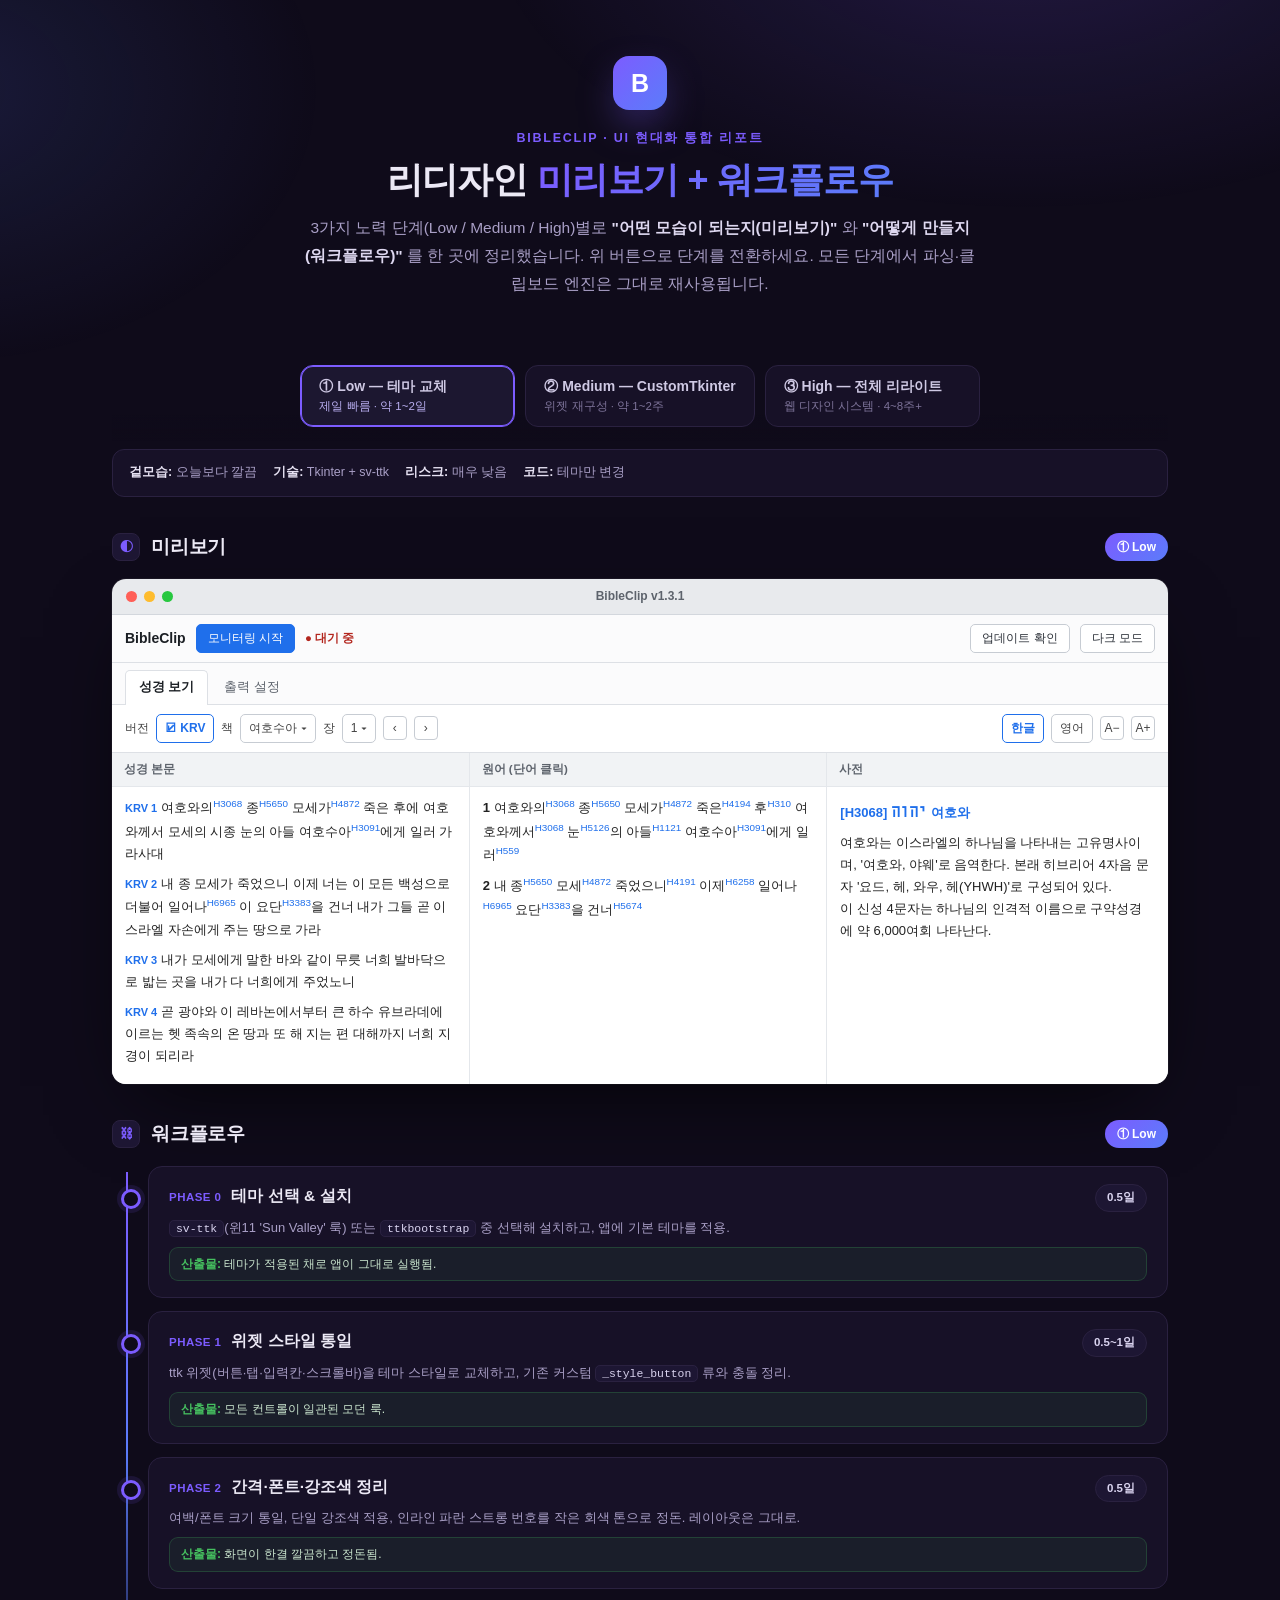
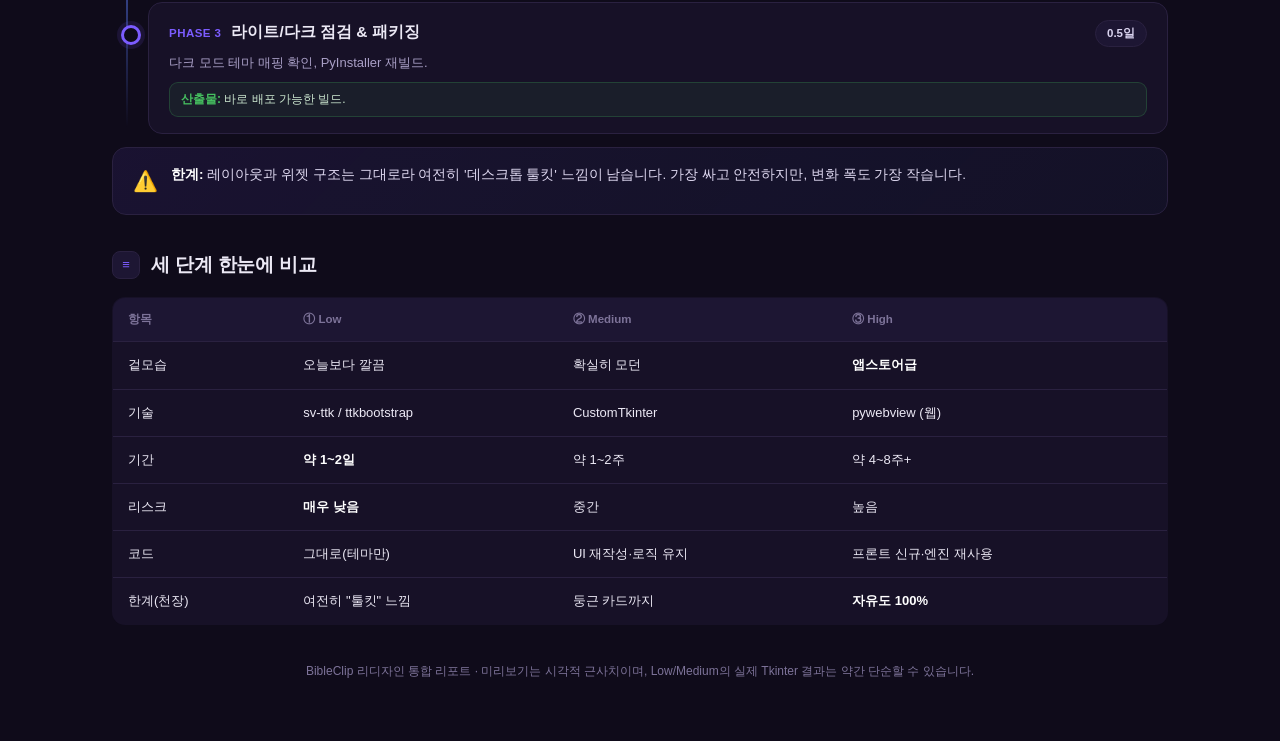
<file: docs/redesign-report.html>
<!DOCTYPE html>
<html lang="ko">
<head>
<meta charset="UTF-8">
<meta name="viewport" content="width=device-width, initial-scale=1.0">
<title>BibleClip — 리디자인 통합 리포트 (미리보기 + 워크플로우)</title>
<style>
  *{box-sizing:border-box;margin:0;padding:0}
  :root{
    --bg:#0f0b1a; --panel:#171127; --panel2:#1d1633; --line:#2a2140;
    --fg:#ece9f5; --muted:#a99fc6; --dim:#7d7399;
    --acc:#7c5cff; --acc2:#5b7cfa; --good:#46c160;
    --grad:linear-gradient(135deg,#7c5cff,#5b7cfa);
  }
  html{scroll-behavior:smooth}
  body{background:var(--bg);color:var(--fg);
    font-family:-apple-system,BlinkMacSystemFont,"Segoe UI",Roboto,"Apple SD Gothic Neo","Noto Sans KR",sans-serif;
    line-height:1.7;-webkit-font-smoothing:antialiased}
  .bg-grad{position:fixed;inset:0;z-index:-1;background:
    radial-gradient(900px 500px at 80% -10%,rgba(124,92,255,.18),transparent 60%),
    radial-gradient(700px 500px at -5% 10%,rgba(91,124,250,.14),transparent 55%);}
  .wrap{max-width:1100px;margin:0 auto;padding:0 22px}

  header{padding:56px 0 26px;text-align:center}
  .mk{width:54px;height:54px;border-radius:16px;background:var(--grad);display:inline-flex;align-items:center;justify-content:center;font-weight:800;font-size:25px;color:#fff;margin-bottom:18px;box-shadow:0 16px 40px -10px rgba(124,92,255,.6)}
  .kick{font-size:12.5px;font-weight:700;letter-spacing:.14em;color:var(--acc);margin-bottom:10px}
  h1{font-size:36px;font-weight:800;letter-spacing:-.02em;line-height:1.18;margin-bottom:12px}
  h1 span{background:var(--grad);-webkit-background-clip:text;background-clip:text;-webkit-text-fill-color:transparent}
  .lead{font-size:15.5px;color:var(--muted);max-width:680px;margin:0 auto;line-height:1.8}

  /* tier switcher */
  .switch{display:flex;gap:10px;justify-content:center;flex-wrap:wrap;margin:28px 0 8px;position:sticky;top:0;z-index:20;
    padding:14px 0;background:linear-gradient(180deg,var(--bg) 70%,transparent)}
  .switch button{appearance:none;border:1px solid var(--line);background:var(--panel);color:#cfc9e4;
    padding:12px 18px;border-radius:13px;font-size:14px;font-weight:700;cursor:pointer;transition:.15s;
    display:flex;flex-direction:column;gap:3px;align-items:flex-start;min-width:215px;text-align:left}
  .switch button small{font-weight:500;color:var(--dim);font-size:11.5px}
  .switch button:hover{border-color:#3a3357;background:var(--panel2)}
  .switch button.on{border-color:var(--acc);background:#1c1730;box-shadow:0 0 0 1px var(--acc) inset}
  .switch button.on small{color:#b9aef0}

  .stage{display:none}
  .stage.on{display:block;animation:fade .25s ease}
  @keyframes fade{from{opacity:0;transform:translateY(6px)}to{opacity:1;transform:none}}

  .sectitle{display:flex;align-items:center;gap:11px;margin:34px 0 16px}
  .sectitle .n{width:28px;height:28px;border-radius:8px;background:var(--panel2);border:1px solid var(--line);display:flex;align-items:center;justify-content:center;font-size:13px;font-weight:800;color:var(--acc)}
  .sectitle h2{font-size:19px;font-weight:700;letter-spacing:-.01em}
  .sectitle .lbl{margin-left:auto;font-size:12px;font-weight:700;color:#fff;padding:4px 12px;border-radius:999px;background:var(--grad)}

  .meta{display:flex;gap:16px;flex-wrap:wrap;font-size:12.5px;color:var(--muted);padding:12px 16px;background:var(--panel);border:1px solid var(--line);border-radius:12px;margin-bottom:8px}
  .meta b{color:#e7e2f3}

  /* mockup frame wrapper */
  .frame{border-radius:14px;overflow:hidden;box-shadow:0 30px 80px -28px rgba(0,0,0,.8),0 0 0 1px rgba(255,255,255,.05)}

  /* macOS chrome (shared) */
  .chrome{height:36px;display:flex;align-items:center;gap:8px;padding:0 14px;font-size:12px;position:relative}
  .lights{display:flex;gap:7px}.lights i{width:11px;height:11px;border-radius:50%;display:block}
  .lights .r{background:#ff5f57}.lights .y{background:#febc2e}.lights .g{background:#28c840}
  .chrome .ttl{position:absolute;left:0;right:0;text-align:center;font-weight:600;pointer-events:none}
  .cols{display:grid;grid-template-columns:1.05fr 1.05fr 1fr}
  .strong{}

  /* ---- LOW look ---- */
  .low .frame{font-family:-apple-system,"Segoe UI","Noto Sans KR",sans-serif}
  .low .chrome{background:#e8eaed;border-bottom:1px solid #d3d7dd;color:#5d636c}
  .low .app{background:#f4f5f7}
  .low .topbar{display:flex;align-items:center;gap:10px;padding:9px 13px;background:#fbfbfc;border-bottom:1px solid #dde0e5}
  .low .logo{font-weight:700;font-size:14px;color:#1b1f24}
  .low .btn{font-size:12px;padding:5px 11px;border-radius:5px;border:1px solid #c7ccd3;background:#fff;color:#2b3038}
  .low .btn.primary{background:#1f6feb;border-color:#1f6feb;color:#fff}
  .low .badge{font-size:11.5px;color:#b3261e;font-weight:600}.low .sp{flex:1}
  .low .tabs{display:flex;gap:2px;padding:7px 13px 0;background:#fbfbfc;border-bottom:1px solid #dde0e5}
  .low .tab{font-size:12.5px;padding:6px 13px;border:1px solid transparent;border-bottom:none;border-radius:5px 5px 0 0;color:#5d636c}
  .low .tab.on{background:#fff;border-color:#dde0e5;color:#1b1f24;font-weight:600;margin-bottom:-1px}
  .low .ctrls{display:flex;align-items:center;gap:7px;flex-wrap:wrap;padding:9px 13px;background:#fff;border-bottom:1px solid #dde0e5;font-size:12px;color:#444}
  .low .pill{border:1px solid #c7ccd3;border-radius:5px;background:#fff;padding:3px 8px}
  .low .pill.sel{border-color:#1f6feb;color:#1f6feb;font-weight:600}
  .low .mini{border:1px solid #c7ccd3;background:#fff;border-radius:4px;width:24px;height:24px;display:inline-flex;align-items:center;justify-content:center;color:#444}
  .low .col{border-right:1px solid #e4e7eb;min-height:300px;background:#fff}.low .col:last-child{border-right:none}
  .low .colh{font-size:11.5px;font-weight:600;color:#5d636c;padding:7px 12px;background:#f1f3f5;border-bottom:1px solid #e4e7eb}
  .low .colbody{padding:9px 13px;font-size:13px;line-height:1.7;color:#222}
  .low .v{margin-bottom:8px}.low .vtag{color:#1f6feb;font-weight:700;font-size:11px;margin-right:4px}
  .low .strong{color:#1f6feb;font-size:.76em;vertical-align:super}
  .low .lexh{color:#1f6feb;font-weight:700;margin-bottom:5px}.low .heb{font-size:18px}

  /* ---- MEDIUM look ---- */
  .med .frame{font-family:"Inter","Segoe UI","Noto Sans KR",sans-serif}
  .med .chrome{background:#22262e;border-bottom:1px solid #2c313a;color:#9aa3af}
  .med .app{background:#eef0f4;padding:13px}
  .med .topbar{display:flex;align-items:center;gap:10px;background:#fff;padding:11px 15px;border-radius:13px;box-shadow:0 1px 3px rgba(20,30,50,.06);margin-bottom:11px}
  .med .logo{font-weight:800;font-size:15px;color:#10141b}.med .logo span{color:#2f6df6}
  .med .btn{font-size:12px;padding:7px 14px;border-radius:999px;border:1px solid #dde1e8;background:#fff;color:#384150;font-weight:600}
  .med .btn.primary{background:#2f6df6;border-color:#2f6df6;color:#fff;box-shadow:0 4px 12px -3px rgba(47,109,246,.5)}
  .med .badge{font-size:11px;font-weight:700;color:#b06a00;background:#fff3df;border:1px solid #ffe2b0;padding:5px 10px;border-radius:999px}
  .med .sp{flex:1}
  .med .seg{display:inline-flex;background:#e6e9f0;border-radius:999px;padding:4px;gap:2px;margin-bottom:11px}
  .med .seg .s{font-size:12px;padding:6px 14px;border-radius:999px;color:#5b6472;font-weight:600}
  .med .seg .s.on{background:#fff;color:#10141b;box-shadow:0 1px 2px rgba(0,0,0,.08)}
  .med .ctrls{display:flex;align-items:center;gap:7px;flex-wrap:wrap;background:#fff;padding:10px 13px;border-radius:13px;box-shadow:0 1px 3px rgba(20,30,50,.06);margin-bottom:11px;font-size:12px;color:#4a5260}
  .med .pill{border:1px solid #e1e5ec;border-radius:999px;background:#fafbfd;padding:5px 11px;font-weight:600;color:#384150}
  .med .pill.sel{border-color:#2f6df6;color:#2f6df6;background:#eef4ff}
  .med .mini{border:1px solid #e1e5ec;background:#fafbfd;border-radius:8px;width:28px;height:28px;display:inline-flex;align-items:center;justify-content:center;color:#4a5260;font-weight:600}
  .med .cols{background:#fff;border-radius:14px;overflow:hidden;box-shadow:0 1px 3px rgba(20,30,50,.06)}
  .med .col{border-right:1px solid #eef0f3;min-height:300px}.med .col:last-child{border-right:none}
  .med .colh{font-size:11px;font-weight:700;color:#8a93a1;padding:11px 15px 7px}
  .med .colbody{padding:3px 15px 13px;font-size:13px;line-height:1.75;color:#1c2430}
  .med .v{margin-bottom:10px}
  .med .vtag{display:inline-block;font-size:10px;font-weight:700;color:#2f6df6;background:#eef4ff;border-radius:6px;padding:1px 6px;margin-right:5px}
  .med .strong{display:inline-block;font-size:9px;color:#7b8494;background:#f1f3f7;border-radius:5px;padding:0 4px;vertical-align:middle;margin:0 1px;font-weight:600}
  .med .lexh{color:#2f6df6;font-weight:800;margin-bottom:5px}.med .heb{font-size:20px}

  /* ---- HIGH look ---- */
  .high .frame{font-family:"Inter","Segoe UI","Noto Sans KR",sans-serif}
  .high .chrome{background:linear-gradient(180deg,#1b1430,#171022);border-bottom:1px solid #2a2140;color:#b3a7d6}
  .high .app{display:flex;background:#faf9fc;min-height:380px}
  .high .rail{width:58px;background:#1a1330;display:flex;flex-direction:column;align-items:center;padding:14px 0;gap:5px}
  .high .rail .m{width:32px;height:32px;border-radius:9px;background:linear-gradient(135deg,#7c5cff,#5b7cfa);display:flex;align-items:center;justify-content:center;color:#fff;font-weight:800;margin-bottom:12px}
  .high .rail .ic{width:38px;height:38px;border-radius:10px;display:flex;align-items:center;justify-content:center;color:#9d92c4;font-size:16px}
  .high .rail .ic.on{background:rgba(255,255,255,.08);color:#fff}
  .high .main{flex:1;display:flex;flex-direction:column;min-width:0}
  .high .topbar{display:flex;align-items:center;gap:12px;padding:15px 20px}
  .high .logo{font-weight:800;font-size:16px;color:#1a1330}
  .high .ver{font-size:10.5px;color:#a99fc0;font-weight:600;background:#f0ecf8;padding:2px 8px;border-radius:999px}
  .high .sp{flex:1}
  .high .btn{font-size:12px;padding:8px 14px;border-radius:10px;border:1px solid #e7e2f0;background:#fff;color:#473d63;font-weight:600}
  .high .btn.primary{background:linear-gradient(135deg,#6d4dff,#5b7cfa);border:none;color:#fff;box-shadow:0 8px 20px -6px rgba(109,77,255,.55)}
  .high .badge{font-size:11px;font-weight:700;color:#5b8f5b;background:#eef7ee;border:1px solid #d6ecd6;padding:5px 11px;border-radius:999px;display:inline-flex;align-items:center;gap:6px}
  .high .badge::before{content:"";width:6px;height:6px;border-radius:50%;background:#46c160;box-shadow:0 0 0 3px rgba(70,193,96,.2)}
  .high .ctrls{display:flex;align-items:center;gap:9px;flex-wrap:wrap;padding:0 20px 13px;font-size:12px;color:#6a6086}
  .high .seg{display:inline-flex;background:#f0ecf8;border-radius:11px;padding:4px;gap:2px}
  .high .seg .s{font-size:12px;padding:6px 13px;border-radius:8px;color:#6a6086;font-weight:600}
  .high .seg .s.on{background:#fff;color:#1a1330;box-shadow:0 2px 6px rgba(60,40,100,.12)}
  .high .pill{border:1px solid #e7e2f0;border-radius:10px;background:#fff;padding:6px 12px;font-weight:600;color:#473d63}
  .high .pill.sel{border-color:#6d4dff;color:#6d4dff;background:#f3effe}
  .high .mini{border:1px solid #e7e2f0;background:#fff;border-radius:9px;width:30px;height:30px;display:inline-flex;align-items:center;justify-content:center;color:#6a6086;font-weight:700}
  .high .cols{flex:1;padding:0 20px 16px;display:grid;grid-template-columns:1.05fr 1.05fr 1fr;gap:12px}
  .high .col{background:#fff;border:1px solid #efebf6;border-radius:16px;min-height:280px;box-shadow:0 6px 22px -14px rgba(60,40,100,.25);overflow:hidden}
  .high .colh{font-size:10.5px;font-weight:700;letter-spacing:.05em;color:#a99fc0;padding:14px 16px 5px}
  .high .colbody{padding:2px 16px 14px}
  .high .scripture{font-family:"Iowan Old Style",Palatino,Georgia,"Noto Serif KR",serif;font-size:14.5px;line-height:1.9;color:#241d33}
  .high .v{margin-bottom:11px}
  .high .vtag{color:#6d4dff;font-weight:800;font-size:.7em;vertical-align:super;margin-right:3px;font-family:Inter,sans-serif}
  .high .interlin{font-size:13px;line-height:1.9;color:#2b2440}
  .high .strong{display:inline-block;font-size:9px;color:#8a7fb0;background:#f4f1fb;border-radius:6px;padding:1px 5px;margin:0 1px;font-weight:700;vertical-align:middle}
  .high .lexh{display:flex;align-items:baseline;gap:9px;margin-bottom:9px}
  .high .lexh .heb{font-size:24px;color:#1a1330}.high .lexh .rom{color:#6d4dff;font-weight:700;font-size:13.5px}
  .high .lex{font-size:12.5px;line-height:1.8;color:#4a4264}
  .high .chip{display:inline-block;font-size:10.5px;font-weight:700;color:#6d4dff;background:#f3effe;border-radius:8px;padding:2px 9px;margin-bottom:7px}

  /* workflow timeline (report theme) */
  .tl{position:relative;margin:6px 0 0 8px;padding-left:28px}
  .tl::before{content:"";position:absolute;left:6px;top:6px;bottom:6px;width:2px;background:linear-gradient(180deg,var(--acc),var(--acc2),transparent)}
  .step{position:relative;margin-bottom:13px;background:var(--panel);border:1px solid var(--line);border-radius:14px;padding:16px 20px}
  .step::before{content:"";position:absolute;left:-28px;top:22px;width:14px;height:14px;border-radius:50%;background:var(--bg);border:3px solid var(--acc);box-shadow:0 0 0 4px rgba(124,92,255,.12)}
  .step .top{display:flex;align-items:baseline;gap:10px;flex-wrap:wrap;margin-bottom:5px}
  .step .ph{font-size:11.5px;font-weight:800;color:var(--acc);letter-spacing:.04em}
  .step h3{font-size:15.5px;font-weight:700}
  .step .dur{margin-left:auto;font-size:11.5px;font-weight:600;color:#d9d3ef;background:var(--panel2);border:1px solid var(--line);padding:3px 11px;border-radius:999px}
  .step p{font-size:13px;color:var(--muted)}
  .step .del{margin-top:8px;font-size:12px;color:#cbe6cf;background:rgba(70,193,96,.08);border:1px solid rgba(70,193,96,.22);border-radius:9px;padding:6px 11px}
  .step .del b{color:var(--good)}
  code{background:var(--panel2);border:1px solid var(--line);border-radius:5px;padding:1px 6px;font-size:.88em;color:#d9d3ef}

  .ceiling{display:flex;gap:13px;background:linear-gradient(135deg,rgba(124,92,255,.1),rgba(91,124,250,.06));border:1px solid var(--line);border-radius:14px;padding:16px 20px;margin-top:12px}
  .ceiling .ic{font-size:20px}.ceiling p{font-size:13.5px;color:#ded8f0}.ceiling b{color:#fff}

  /* final compare */
  table{width:100%;border-collapse:collapse;background:var(--panel);border:1px solid var(--line);border-radius:13px;overflow:hidden;margin-top:6px}
  th,td{text-align:left;padding:12px 15px;font-size:13px;border-bottom:1px solid var(--line)}
  th{background:var(--panel2);font-size:11.5px;color:var(--dim)}
  tr:last-child td{border-bottom:none}
  .em{color:#fff;font-weight:700}
  footer{padding:36px 0 60px;text-align:center;color:var(--dim);font-size:12px}
  @media(max-width:820px){.switch button{min-width:0;flex:1}.high .app{display:block}.high .rail{flex-direction:row;width:auto}}
</style>
</head>
<body>
<div class="bg-grad"></div>
<div class="wrap">
  <header>
    <div class="mk">B</div>
    <div class="kick">BIBLECLIP · UI 현대화 통합 리포트</div>
    <h1>리디자인 <span>미리보기 + 워크플로우</span></h1>
    <p class="lead">3가지 노력 단계(Low / Medium / High)별로 <b style="color:#ded8f0">"어떤 모습이 되는지(미리보기)"</b> 와 <b style="color:#ded8f0">"어떻게 만들지(워크플로우)"</b> 를 한 곳에 정리했습니다. 위 버튼으로 단계를 전환하세요. 모든 단계에서 파싱·클립보드 엔진은 그대로 재사용됩니다.</p>
  </header>

  <div class="switch">
    <button class="on" data-t="low" onclick="pick('low',this)">① Low — 테마 교체<small>제일 빠름 · 약 1~2일</small></button>
    <button data-t="med" onclick="pick('med',this)">② Medium — CustomTkinter<small>위젯 재구성 · 약 1~2주</small></button>
    <button data-t="high" onclick="pick('high',this)">③ High — 전체 리라이트<small>웹 디자인 시스템 · 4~8주+</small></button>
  </div>

  <div class="stage low on" id="st-low"></div>
  <div class="stage med" id="st-med"></div>
  <div class="stage high" id="st-high"></div>

  <div class="sectitle"><div class="n">≡</div><h2>세 단계 한눈에 비교</h2></div>
  <table>
    <tr><th>항목</th><th>① Low</th><th>② Medium</th><th>③ High</th></tr>
    <tr><td>겉모습</td><td>오늘보다 깔끔</td><td>확실히 모던</td><td class="em">앱스토어급</td></tr>
    <tr><td>기술</td><td>sv-ttk / ttkbootstrap</td><td>CustomTkinter</td><td>pywebview (웹)</td></tr>
    <tr><td>기간</td><td class="em">약 1~2일</td><td>약 1~2주</td><td>약 4~8주+</td></tr>
    <tr><td>리스크</td><td class="em">매우 낮음</td><td>중간</td><td>높음</td></tr>
    <tr><td>코드</td><td>그대로(테마만)</td><td>UI 재작성·로직 유지</td><td>프론트 신규·엔진 재사용</td></tr>
    <tr><td>한계(천장)</td><td>여전히 "툴킷" 느낌</td><td>둥근 카드까지</td><td class="em">자유도 100%</td></tr>
  </table>

  <footer>BibleClip 리디자인 통합 리포트 · 미리보기는 시각적 근사치이며, Low/Medium의 실제 Tkinter 결과는 약간 단순할 수 있습니다.</footer>
</div>

<script>
const verses=[
 [1,"여호와의<sup class='strong'>H3068</sup> 종<sup class='strong'>H5650</sup> 모세가<sup class='strong'>H4872</sup> 죽은 후에 여호와께서 모세의 시종 눈의 아들 여호수아<sup class='strong'>H3091</sup>에게 일러 가라사대"],
 [2,"내 종 모세가 죽었으니 이제 너는 이 모든 백성으로 더불어 일어나<sup class='strong'>H6965</sup> 이 요단<sup class='strong'>H3383</sup>을 건너 내가 그들 곧 이스라엘 자손에게 주는 땅으로 가라"],
 [3,"내가 모세에게 말한 바와 같이 무릇 너희 발바닥으로 밟는 곳을 내가 다 너희에게 주었노니"],
 [4,"곧 광야와 이 레바논에서부터 큰 하수 유브라데에 이르는 헷 족속의 온 땅과 또 해 지는 편 대해까지 너희 지경이 되리라"],
];
const inter=[
 "<b>1</b> 여호와의<sup class='strong'>H3068</sup> 종<sup class='strong'>H5650</sup> 모세가<sup class='strong'>H4872</sup> 죽은<sup class='strong'>H4194</sup> 후<sup class='strong'>H310</sup> 여호와께서<sup class='strong'>H3068</sup> 눈<sup class='strong'>H5126</sup>의 아들<sup class='strong'>H1121</sup> 여호수아<sup class='strong'>H3091</sup>에게 일러<sup class='strong'>H559</sup>",
 "<b>2</b> 내 종<sup class='strong'>H5650</sup> 모세<sup class='strong'>H4872</sup> 죽었으니<sup class='strong'>H4191</sup> 이제<sup class='strong'>H6258</sup> 일어나<sup class='strong'>H6965</sup> 요단<sup class='strong'>H3383</sup>을 건너<sup class='strong'>H5674</sup>",
];
const lex=`<p>여호와는 이스라엘의 하나님을 나타내는 고유명사이며, '여호와, 야웨'로 음역한다. 본래 히브리어 4자음 문자 '요드, 헤, 와우, 헤(YHWH)'로 구성되어 있다.</p><p>이 신성 4문자는 하나님의 인격적 이름으로 구약성경에 약 6,000여회 나타난다.</p>`;

function mock(t){
 const vs=verses.map(v=>`<div class="v"><span class="vtag">${t==='high'?v[0]:'KRV '+v[0]}</span>${t==='high'?v[1].replace(/<sup class='strong'>(H\d+)<\/sup>/g,"<span class='strong'>$1</span>"):v[1]}</div>`).join("");
 const it=inter.map(x=>`<div class="v">${x}</div>`).join("");
 if(t==='low') return `<div class="frame"><div class="chrome"><div class="lights"><i class="r"></i><i class="y"></i><i class="g"></i></div><div class="ttl">BibleClip v1.3.1</div></div><div class="app">
   <div class="topbar"><span class="logo">BibleClip</span><button class="btn primary">모니터링 시작</button><span class="badge">● 대기 중</span><span class="sp"></span><button class="btn">업데이트 확인</button><button class="btn">다크 모드</button></div>
   <div class="tabs"><div class="tab on">성경 보기</div><div class="tab">출력 설정</div></div>
   <div class="ctrls"><span>버전</span><span class="pill sel">☑ KRV</span><span>책</span><span class="pill">여호수아 ▾</span><span>장</span><span class="pill">1 ▾</span><span class="mini">‹</span><span class="mini">›</span><span class="sp"></span><span class="pill sel">한글</span><span class="pill">영어</span><span class="mini">A−</span><span class="mini">A+</span></div>
   <div class="cols"><div class="col"><div class="colh">성경 본문</div><div class="colbody">${vs}</div></div><div class="col"><div class="colh">원어 (단어 클릭)</div><div class="colbody">${it}</div></div><div class="col"><div class="colh">사전</div><div class="colbody"><div class="lexh">[H3068] <span class="heb">יהוה</span> 여호와</div>${lex}</div></div></div>
   </div></div>`;
 if(t==='med') return `<div class="frame"><div class="chrome"><div class="lights"><i class="r"></i><i class="y"></i><i class="g"></i></div><div class="ttl">BibleClip</div></div><div class="app">
   <div class="topbar"><span class="logo">Bible<span>Clip</span></span><button class="btn primary">▶ 모니터링 시작</button><span class="badge">대기 중</span><span class="sp"></span><button class="btn">업데이트 확인</button><button class="btn">🌙 다크</button></div>
   <div class="seg"><div class="s on">성경 보기</div><div class="s">출력 설정</div></div>
   <div class="ctrls"><span class="pill sel">☑ KRV</span><span class="pill">여호수아 ▾</span><span class="pill">1장 ▾</span><span class="mini">‹</span><span class="mini">›</span><span class="sp"></span><span class="pill sel">한글</span><span class="pill">영어</span><span class="mini">A−</span><span class="mini">A+</span></div>
   <div class="cols"><div class="col"><div class="colh">성경 본문</div><div class="colbody">${vs}</div></div><div class="col"><div class="colh">원어 · 단어 클릭</div><div class="colbody">${it}</div></div><div class="col"><div class="colh">사전</div><div class="colbody"><div class="lexh"><span class="heb">יהוה</span> 여호와</div><div style="font-size:10.5px;color:#8a93a1;margin:-2px 0 7px">[H3068] · Yhwh</div>${lex}</div></div></div>
   </div></div>`;
 return `<div class="frame"><div class="chrome"><div class="lights"><i class="r"></i><i class="y"></i><i class="g"></i></div><div class="ttl">BibleClip</div></div><div class="app">
   <div class="rail"><div class="m">B</div><div class="ic on">📖</div><div class="ic">🔎</div><div class="ic">📋</div><div class="ic">📑</div><span style="flex:1"></span><div class="ic">⚙</div></div>
   <div class="main"><div class="topbar"><span class="logo">BibleClip</span><span class="ver">v1.3.1</span><span class="sp"></span><button class="btn primary">모니터링 시작</button><span class="badge">대기 중</span><button class="btn">업데이트</button><button class="btn">다크 모드</button></div>
   <div class="ctrls"><div class="seg"><div class="s on">성경 보기</div><div class="s">출력 설정</div></div><span class="pill sel">KRV</span><span class="pill">여호수아 ▾</span><span class="pill">1장 ▾</span><span class="mini">‹</span><span class="mini">›</span><span class="sp"></span><span class="seg"><span class="s on">한글</span><span class="s">영어</span></span></div>
   <div class="cols"><div class="col"><div class="colh">성경 본문 · 여호수아 1</div><div class="colbody scripture">${vs}</div></div><div class="col"><div class="colh">원어 · 단어 클릭</div><div class="colbody interlin">${it}</div></div><div class="col"><div class="colh">사전</div><div class="colbody"><span class="chip">H3068</span><div class="lexh"><span class="heb">יהוה</span><span class="rom">여호와 · Yhwh</span></div><div class="lex">${lex}</div></div></div></div>
   </div></div></div>`;
}

const flows={
 low:[
  ["PHASE 0","테마 선택 & 설치","0.5일","<code>sv-ttk</code>(윈11 'Sun Valley' 룩) 또는 <code>ttkbootstrap</code> 중 선택해 설치하고, 앱에 기본 테마를 적용.","테마가 적용된 채로 앱이 그대로 실행됨."],
  ["PHASE 1","위젯 스타일 통일","0.5~1일","ttk 위젯(버튼·탭·입력칸·스크롤바)을 테마 스타일로 교체하고, 기존 커스텀 <code>_style_button</code> 류와 충돌 정리.","모든 컨트롤이 일관된 모던 룩."],
  ["PHASE 2","간격·폰트·강조색 정리","0.5일","여백/폰트 크기 통일, 단일 강조색 적용, 인라인 파란 스트롱 번호를 작은 회색 톤으로 정돈. 레이아웃은 그대로.","화면이 한결 깔끔하고 정돈됨."],
  ["PHASE 3","라이트/다크 점검 & 패키징","0.5일","다크 모드 테마 매핑 확인, PyInstaller 재빌드.","바로 배포 가능한 빌드."],
 ],
 med:[
  ["PHASE 0","CustomTkinter 도입","1일","<code>customtkinter</code> 추가, appearance mode(라이트/다크)와 기본 테마·폰트 설정.","CTk 윈도우가 뜨고 기본 위젯이 동작."],
  ["PHASE 1","상단바 & 탭 재구성","2일","로고·버튼을 필(pill) 버튼으로, 탭을 세그먼트 컨트롤로, 상태를 컬러 배지로 재구현.","상단 영역이 모던 컴포넌트로 교체됨."],
  ["PHASE 2","3분할 레이아웃 재구축","3~5일","3개 텍스트 패널을 <code>CTkFrame</code>(카드) + <code>CTkTextbox</code>로 재배치. 리사이즈 가능한 분할 패널이 핵심 난관.","카드형 3분할 본문/원어/사전 레이아웃."],
  ["PHASE 3","컨트롤·칩·사전 패널 스타일","2~3일","입력 컨트롤 라운드화, 스트롱 번호를 칩으로, 사전 팝업을 깔끔한 패널로.","현재 기능과 동등 + 모던 룩."],
  ["PHASE 4","다크 모드 · 폴리싱 · 패키징","2일","라이트/다크 토글, 여백·상태 다듬기, PyInstaller 빌드.","'완성된 느낌'의 빌드."],
 ],
 high:[
  ["PHASE 0","엔진 분리","1~2일","UI 외 모든 코드를 <code>engine/</code> 모듈로 분리하고 깔끔한 API로 정리(<code>get_chapter()</code>, <code>lookup_strong()</code>, <code>parse_reference()</code>, <code>start_monitoring(callback)</code>). 동작 변경 없음.","UI 없이 엔진 단독 실행·테스트 가능."],
  ["PHASE 1","디자인 시스템","2~4일","하이엔드 목업을 실제 CSS 토큰으로 — 색상, 세리프 본문 폰트, 간격 스케일, 카드·사이드바·필 컴포넌트.","제품 수준의 정적 스타일 페이지."],
  ["PHASE 2","브리지 연결","2~3일","pywebview 구동, 엔진 API를 JS에 노출, SQLite에서 실제 장을 렌더.","책+장 선택 → 실제 KRV 본문 표시."],
  ["PHASE 3","3개 패널 구현","1~2주","본문·원어(클릭형 스트롱)·사전 패널, 떠다니던 사전 창을 앱 내 패널로, 출력 설정 탭, 클립보드 감시 실시간 반영.","현재 기능 100% 동등 + 모던."],
  ["PHASE 4","폴리싱 & 상태","3~5일","다크 모드, 빈/로딩 상태, 마이크로 인터랙션, 단축키, <code>output_order</code> UX 개선.","완성도 높은 단계."],
  ["PHASE 5","패키징 & 서명","2~4일","PyInstaller 번들 + Developer ID 서명·공증으로 <code>xattr</code> 단계 제거.","더블클릭으로 열리는 .app."],
 ],
};
const ceilings={
 low:"⚠️ <b>한계:</b> 레이아웃과 위젯 구조는 그대로라 여전히 '데스크톱 툴킷' 느낌이 남습니다. 가장 싸고 안전하지만, 변화 폭도 가장 작습니다.",
 med:"⚖️ <b>균형점:</b> 둥근 카드·다크 모드까지 확실히 모던해지고 순수 Python 한 코드베이스를 유지합니다. 다만 리사이즈 3분할 텍스트 등 일부 커스텀 위젯은 손이 많이 갑니다.",
 high:"💡 <b>장점:</b> Phase 2 이후 완전히 점진적이라 '한 방에 갈아엎기' 리스크가 없습니다. 자유도 100%지만 프론트엔드를 새로 만드는 가장 큰 노력이 듭니다(엔진은 재사용)."
};
const metas={
 low:["겉모습","오늘보다 깔끔","기술","Tkinter + sv-ttk","리스크","매우 낮음","코드","테마만 변경"],
 med:["겉모습","확실히 모던","기술","CustomTkinter","리스크","중간","코드","UI 재작성·로직 유지"],
 high:["겉모습","앱스토어급","기술","pywebview(웹)","리스크","높음","코드","프론트 신규·엔진 재사용"]
};
const labels={low:"① Low",med:"② Medium",high:"③ High"};

function render(t){
 const m=metas[t];let meta="";for(let i=0;i<m.length;i+=2)meta+=`<span><b>${m[i]}:</b> ${m[i+1]}</span>`;
 const steps=flows[t].map(s=>`<div class="step"><div class="top"><span class="ph">${s[0]}</span><h3>${s[1]}</h3><span class="dur">${s[2]}</span></div><p>${s[3]}</p><div class="del"><b>산출물:</b> ${s[4]}</div></div>`).join("");
 return `<div class="meta">${meta}</div><div class="sectitle"><div class="n">◐</div><h2>미리보기</h2><span class="lbl">${labels[t]}</span></div>${mock(t)}
  <div class="sectitle"><div class="n">⛓</div><h2>워크플로우</h2><span class="lbl">${labels[t]}</span></div><div class="tl">${steps}</div>
  <div class="ceiling"><div class="ic">${t==='low'?'⚠️':t==='med'?'⚖️':'💡'}</div><p>${ceilings[t].replace(/^[^ ]+ /,'')}</p></div>`;
}
['low','med','high'].forEach(t=>document.getElementById('st-'+t).innerHTML=render(t));

function pick(t,el){
 document.querySelectorAll('.switch button').forEach(b=>b.classList.remove('on'));el.classList.add('on');
 document.querySelectorAll('.stage').forEach(s=>s.classList.remove('on'));document.getElementById('st-'+t).classList.add('on');
 window.scrollTo({top:0,behavior:'instant'});
}
</script>
</body>
</html>
</file>
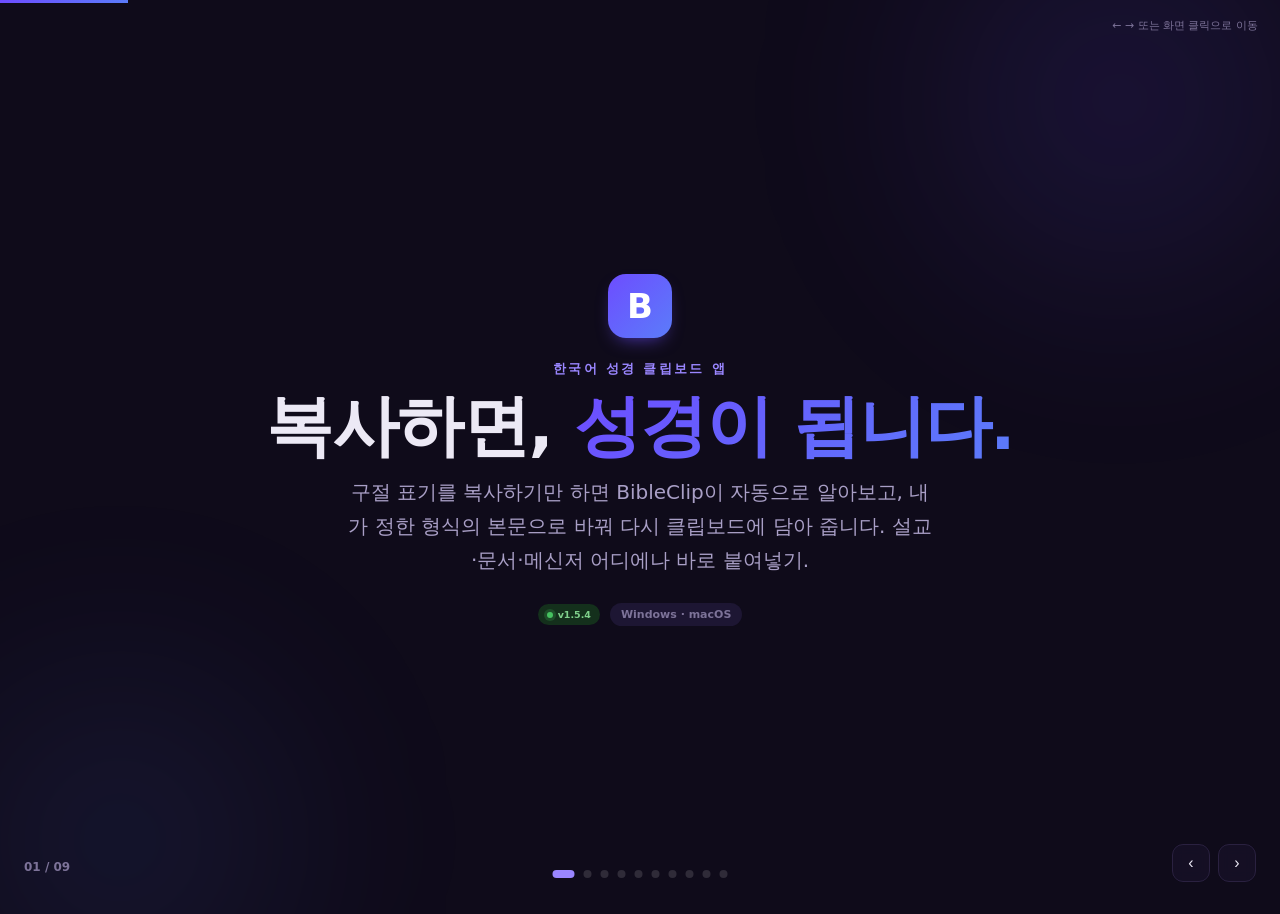
<file: docs/소개.html>
<!DOCTYPE html>
<html lang="ko">
<head>
<meta charset="UTF-8">
<meta name="viewport" content="width=device-width, initial-scale=1.0">
<title>BibleClip — 소개</title>
<style>
/* ===== Palette: BibleClip 다크 테마 그대로 ===== */
:root{
  --accent:#6D4DFF; --accent2:#5B7CFA; --grad:linear-gradient(135deg,#6D4DFF,#5B7CFA);
  --atext:#9A86FF; --on:#fff;
  --bg:#0F0B1A; --card:#171127; --card2:#1D1633; --border:#2A2140;
  --text:#ECE9F5; --muted:#A99FC6; --dim:#7D7399; --hair:#241C3A;
  --rail:#1A1330; --strongbg:#241A3F; --strongfg:#B9AEF0; --chipbg:#241A3F;
  --heb:#ECE9F5; --okbg:#14301C; --okfg:#7FD08B; --okdot:#46C160;
  --font:"Pretendard","Apple SD Gothic Neo","Malgun Gothic","Segoe UI","Noto Sans KR",system-ui,sans-serif;
  --fheb:"SBL Hebrew","Times New Roman","Noto Serif Hebrew",serif;
}
*{box-sizing:border-box;margin:0;padding:0}
html,body{height:100%}
body{
  font-family:var(--font); background:var(--bg); color:var(--text);
  overflow:hidden; -webkit-font-smoothing:antialiased;
}
/* atmospheric glows */
body::before,body::after{content:"";position:fixed;border-radius:50%;filter:blur(90px);opacity:.5;z-index:0;pointer-events:none}
body::before{width:560px;height:560px;background:radial-gradient(circle,#6D4DFF55,transparent 70%);top:-180px;right:-120px}
body::after{width:520px;height:520px;background:radial-gradient(circle,#5B7CFA40,transparent 70%);bottom:-200px;left:-140px}

/* ===== Deck ===== */
.deck{position:relative;height:100vh;width:100vw;z-index:1}
.slide{
  position:absolute;inset:0;display:flex;flex-direction:column;justify-content:center;
  padding:6vh 8vw; opacity:0; visibility:hidden;
  transform:translateY(18px) scale(.99); transition:opacity .5s ease, transform .5s ease;
}
.slide.active{opacity:1;visibility:visible;transform:none}
.kicker{color:var(--atext);font-weight:800;font-size:13px;letter-spacing:.18em;text-transform:uppercase;margin-bottom:14px}
h1{font-size:clamp(34px,5.2vw,68px);font-weight:800;letter-spacing:-.02em;line-height:1.05}
h2{font-size:clamp(26px,3.6vw,46px);font-weight:800;letter-spacing:-.02em;line-height:1.1;margin-bottom:8px}
.lead{color:var(--muted);font-size:clamp(15px,1.7vw,20px);line-height:1.7;max-width:46ch;margin-top:14px}
.grad-text{background:var(--grad);-webkit-background-clip:text;background-clip:text;color:transparent}

/* layout helpers */
.split{display:grid;grid-template-columns:1fr 1.15fr;gap:5vw;align-items:center;height:100%}
.center{align-items:center;text-align:center}
.center .lead{margin-left:auto;margin-right:auto}

/* ===== UI mock building blocks (앱 모양 재현) ===== */
.app{
  display:flex; background:var(--bg); border:1px solid var(--border); border-radius:18px;
  overflow:hidden; box-shadow:0 40px 90px -40px #000a, 0 0 0 1px #ffffff08;
  height:min(62vh,520px);
}
.rail{width:54px;flex:0 0 54px;background:var(--rail);display:flex;flex-direction:column;align-items:center;padding:12px 0;gap:6px}
.logo{width:30px;height:30px;border-radius:9px;background:var(--grad);display:flex;align-items:center;justify-content:center;color:#fff;font-weight:800;margin-bottom:10px;box-shadow:0 8px 18px -8px #6D4DFFb0}
.ic{width:34px;height:34px;border-radius:10px;display:flex;align-items:center;justify-content:center;color:#9D92C4;font-size:15px}
.ic.on{background:#ffffff14;color:#fff}
.ic.moon-on{color:#FFD66B}
.ic .spacer{flex:1}
.rail .sp{flex:1}
.main{flex:1;display:flex;flex-direction:column;min-width:0}
.top{display:flex;align-items:center;gap:9px;padding:11px 14px 8px}
.brand{font-weight:800;font-size:13px}
.vpill{font-size:9px;font-weight:700;color:var(--dim);background:var(--card2);padding:2px 7px;border-radius:999px}
.sp{flex:1}
.btn{font-size:10.5px;font-weight:700;padding:6px 11px;border-radius:9px;border:1px solid var(--border);background:var(--card2);color:#CFC9E4}
.btn.pri{border:none;color:#fff;background:var(--grad);box-shadow:0 8px 18px -8px #6D4DFF99}
.badge{font-size:9.5px;font-weight:700;padding:5px 9px;border-radius:999px;background:var(--card2);color:var(--muted);display:inline-flex;align-items:center;gap:5px}
.badge::before{content:"";width:6px;height:6px;border-radius:50%;background:var(--dim)}
.badge.on{background:var(--okbg);color:var(--okfg)}
.badge.on::before{background:var(--okdot);box-shadow:0 0 0 3px #46C16033}
.ctrls{display:flex;align-items:center;gap:7px;padding:0 14px 10px;flex-wrap:wrap}
.chip{border:1px solid var(--border);background:var(--card2);color:#CFC9E4;border-radius:9px;padding:5px 10px;font-size:10.5px;font-weight:700}
.chip.sel{border-color:var(--accent);color:var(--atext);background:#241A3F}
.chip.sel.pri::before{content:"";display:inline-block;width:5px;height:5px;border-radius:50%;background:var(--accent);margin-right:6px;vertical-align:middle}
.chip.add{border-style:dashed;color:var(--dim)}
.chip.dd::after{content:" ▾";color:var(--dim)}
.mini{width:26px;height:26px;border-radius:8px;border:1px solid var(--border);background:var(--card2);color:var(--muted);display:inline-flex;align-items:center;justify-content:center;font-size:11px;font-weight:700}
.panels{flex:1;display:grid;grid-template-columns:1.05fr 1.05fr 1fr;gap:10px;padding:0 14px 14px;min-height:0}
.pcard{background:var(--card);border:1px solid var(--border);border-radius:13px;display:flex;flex-direction:column;min-height:0;overflow:hidden}
.phead{font-size:9px;font-weight:800;letter-spacing:.06em;color:var(--dim);padding:11px 13px 5px;text-transform:uppercase}
.pbody{padding:2px 13px 12px;overflow:hidden;flex:1;font-size:11.5px;line-height:1.7}
.v{margin-bottom:8px;color:var(--text)}
.vn{color:var(--atext);font-weight:800;font-size:.72em;vertical-align:super;margin-right:3px}
.vver{display:inline-block;font-size:8.5px;font-weight:800;color:var(--atext);background:var(--chipbg);border-radius:6px;padding:1px 6px;margin-right:5px}
.vline{display:block;margin-bottom:3px}
.sn{display:inline-block;font-size:8.5px;font-weight:800;color:var(--strongfg);background:var(--strongbg);border-radius:5px;padding:1px 4px;margin:0 1px;vertical-align:middle}
.lexchip{display:inline-block;font-size:9.5px;font-weight:800;color:var(--atext);background:var(--chipbg);border-radius:7px;padding:2px 9px;margin-bottom:8px}
.heb{font-family:var(--fheb);font-size:40px;line-height:1.1;color:var(--heb)}
.rom{color:var(--atext);font-weight:800;font-size:13px;margin-left:8px}
.lexbody{color:var(--muted);font-size:11px;line-height:1.7;margin-top:8px}

/* callouts (번호 설명) */
.callouts{margin-top:22px;display:flex;flex-direction:column;gap:12px}
.callout{display:flex;gap:12px;align-items:flex-start}
.num{flex:0 0 26px;width:26px;height:26px;border-radius:8px;background:var(--card2);border:1px solid var(--border);color:var(--atext);font-weight:800;font-size:12px;display:flex;align-items:center;justify-content:center}
.callout b{font-weight:700}
.callout p{color:var(--muted);font-size:13.5px;line-height:1.55}
.callout p b{color:var(--text)}

/* feature grid */
.fgrid{display:grid;grid-template-columns:repeat(2,1fr);gap:14px;margin-top:26px;max-width:760px}
.fcard{background:var(--card);border:1px solid var(--border);border-radius:14px;padding:18px 18px}
.fcard .fi{width:34px;height:34px;border-radius:10px;background:#241A3F;display:flex;align-items:center;justify-content:center;font-size:17px;margin-bottom:10px}
.fcard h3{font-size:15px;font-weight:800;margin-bottom:5px}
.fcard p{color:var(--muted);font-size:12.5px;line-height:1.6}

/* toast + tooltip mock */
.toast{display:inline-flex;align-items:center;gap:8px;background:#fff;color:#241D33;font-weight:700;font-size:12px;padding:9px 15px;border-radius:999px;box-shadow:0 18px 40px -14px #000a}
.toast::before{content:"";width:7px;height:7px;border-radius:50%;background:var(--okdot)}
.tip{background:var(--card);border:1px solid var(--border);border-radius:10px;padding:10px 13px;box-shadow:0 16px 40px -14px #000b;display:inline-block}
.tip .th{font-family:var(--fheb);font-size:26px;color:var(--heb)}
.tip .tr{color:var(--atext);font-weight:800;font-size:12px;margin-left:6px}
.tip .tc{color:var(--atext);font-size:10px;font-weight:700;margin-top:4px}
.tip .tg{color:var(--muted);font-size:11px;margin-top:2px}

/* clipboard before/after */
.flow{display:flex;align-items:center;gap:22px;flex-wrap:wrap;justify-content:center;margin-top:8px}
.note{background:var(--card);border:1px solid var(--border);border-radius:14px;padding:18px 20px;min-width:230px;box-shadow:0 24px 60px -30px #000}
.note .lbl{font-size:10px;font-weight:800;letter-spacing:.1em;text-transform:uppercase;color:var(--dim);margin-bottom:10px}
.note .clip{font-size:18px;font-weight:700;color:var(--text)}
.note.out .clip{font-size:14px;font-weight:500;color:var(--muted);line-height:1.6}
.note .src{font-size:11px;color:var(--dim);margin-top:8px}
.arrow{font-size:30px;color:var(--atext)}
.kbd{font-family:var(--font);font-size:11px;font-weight:700;color:var(--muted);border:1px solid var(--border);background:var(--card2);border-radius:6px;padding:2px 7px}

/* settings preview mock */
.setrow{display:flex;align-items:center;gap:10px;margin-bottom:9px}
.setlbl{font-size:11px;color:var(--muted);width:64px;flex:0 0 64px}
.seg{display:inline-flex;background:var(--card2);border-radius:9px;padding:3px;gap:2px}
.seg .o{font-size:10px;font-weight:700;color:var(--muted);padding:4px 9px;border-radius:6px}
.seg .o.on{background:var(--accent);color:#fff}
.prev{background:var(--card2);border:1px solid var(--border);border-radius:10px;padding:11px 13px;color:var(--muted);font-size:11.5px;line-height:1.7;margin-top:10px}
.prev b{color:var(--atext)}
/* output-settings detail */
.setcard{background:var(--card);border:1px solid var(--border);border-radius:14px;padding:14px 16px}
.setcard .ct{font-size:11px;font-weight:800;letter-spacing:.05em;text-transform:uppercase;color:var(--dim);margin-bottom:10px}
.setrow.tight{margin-bottom:7px}
.setrow.tight .setlbl{width:58px;flex:0 0 58px;font-size:10.5px}
.seg.sm .o{font-size:9.5px;padding:3px 8px}
.sw{position:relative;width:32px;height:19px;border-radius:999px;background:var(--card2);flex:0 0 auto}
.sw.on{background:var(--accent)}
.sw::after{content:"";position:absolute;top:3px;left:3px;width:13px;height:13px;border-radius:50%;background:#fff;transition:.15s}
.sw.on::after{left:16px}
.swrow{display:flex;align-items:center;justify-content:space-between;padding:7px 0;border-top:1px solid var(--hair)}
.swrow span{font-size:11px;color:var(--text)}
.orow{display:flex;align-items:center;gap:8px;padding:6px 9px;border:1px solid var(--border);border-radius:9px;margin-bottom:5px}
.orow .oi{font-size:10px;font-weight:800;color:var(--atext);width:13px}
.orow .onm{flex:1;font-size:11.5px;font-weight:700}
.orow .onm small{color:var(--dim);font-weight:500;margin-left:6px}
.orow .ob{width:22px;height:22px;border-radius:6px;border:1px solid var(--border);background:var(--card2);color:var(--muted);display:inline-flex;align-items:center;justify-content:center;font-size:10px;font-weight:700}
.oadd{margin-top:3px;font-size:10.5px;font-weight:700;color:var(--dim);border:1px dashed var(--border);border-radius:9px;padding:6px 11px;display:inline-block}
.vary{background:var(--card2);border:1px solid var(--border);border-radius:9px;padding:8px 11px;margin-bottom:7px}
.vary .vt{font-size:9px;font-weight:800;letter-spacing:.06em;text-transform:uppercase;color:var(--atext);margin-bottom:3px}
.vary .vc{font-size:11.5px;color:var(--text);line-height:1.5}

/* search mock */
.sbar{display:flex;gap:8px;margin-bottom:10px}
.sin{flex:1;background:var(--card);border:1px solid var(--border);border-radius:10px;padding:8px 12px;color:var(--muted);font-size:12px}
.sr{padding:8px 11px;border-radius:9px;border:1px solid transparent;margin-bottom:6px}
.sr:hover{background:#241A3F}
.srr{font-size:11px;font-weight:800;color:var(--atext);margin-right:8px}
.srt{font-size:12px;color:var(--text)}

/* ===== nav ===== */
.bar{position:fixed;top:0;left:0;height:3px;background:var(--grad);z-index:5;transition:width .4s ease}
.dots{position:fixed;bottom:22px;left:50%;transform:translateX(-50%);display:flex;gap:9px;z-index:5}
.dot{width:8px;height:8px;border-radius:50%;background:#ffffff22;cursor:pointer;transition:.2s}
.dot.on{background:var(--atext);width:22px;border-radius:5px}
.nav{position:fixed;bottom:18px;right:24px;display:flex;gap:8px;z-index:5}
.nav button{width:38px;height:38px;border-radius:11px;border:1px solid var(--border);background:#171127cc;color:var(--text);font-size:16px;cursor:pointer;backdrop-filter:blur(6px);transition:.15s}
.nav button:hover{border-color:var(--accent);color:var(--atext)}
.count{position:fixed;bottom:26px;left:24px;color:var(--dim);font-size:12px;font-weight:700;z-index:5}
.hint{position:fixed;top:18px;right:22px;color:var(--dim);font-size:11px;z-index:5}
@media (max-width:760px){.split{grid-template-columns:1fr;gap:24px}.app{height:42vh}.fgrid{grid-template-columns:1fr}}
</style>
</head>
<body>
<div class="bar" id="bar"></div>

<div class="deck" id="deck">

  <!-- 1. HERO -->
  <section class="slide center active">
    <div style="display:flex;flex-direction:column;align-items:center">
      <div class="logo" style="width:64px;height:64px;border-radius:18px;font-size:34px;margin-bottom:22px">B</div>
      <div class="kicker">한국어 성경 클립보드 앱</div>
      <h1>복사하면, <span class="grad-text">성경이 됩니다.</span></h1>
      <p class="lead">구절 표기를 복사하기만 하면 BibleClip이 자동으로 알아보고,
        내가 정한 형식의 본문으로 바꿔 다시 클립보드에 담아 줍니다.
        설교·문서·메신저 어디에나 바로 붙여넣기.</p>
      <div style="margin-top:26px;display:flex;gap:10px;align-items:center">
        <span class="badge on">v1.5.4</span>
        <span class="vpill" style="font-size:11px;padding:5px 11px">Windows · macOS</span>
      </div>
    </div>
  </section>

  <!-- 2. CORE IDEA -->
  <section class="slide center">
    <div class="kicker">핵심 아이디어</div>
    <h2>그냥 <span class="grad-text">복사</span>만 하세요</h2>
    <p class="lead">모니터링을 켜 두면, 다른 어떤 앱에서든 구절을 복사하는 순간
      변환이 일어납니다.</p>
    <div class="flow">
      <div class="note">
        <div class="lbl">복사한 것</div>
        <div class="clip">요 3:16</div>
        <div class="src">메모장 · 카톡 · 한글 어디서나</div>
      </div>
      <div class="arrow">→</div>
      <div class="note out">
        <div class="lbl">클립보드에 담기는 것</div>
        <div class="clip">하나님이 세상을 이처럼 사랑하사 독생자를 주셨으니… <b style="color:var(--atext)">(요 3:16)</b></div>
        <div class="src">이제 <span class="kbd">Ctrl</span> <span class="kbd">V</span> 로 붙여넣기</div>
      </div>
    </div>
  </section>

  <!-- 3. OVERVIEW -->
  <section class="slide">
    <div class="kicker">한눈에 보기</div>
    <h2>익숙하고 깔끔한 화면</h2>
    <div class="split" style="margin-top:18px">
      <div class="callouts">
        <div class="callout"><div class="num">1</div><p><b>좌측 레일</b> — 성경 보기 · 출력 설정 · 검색 · 클립보드 로그를 한 번에 전환</p></div>
        <div class="callout"><div class="num">2</div><p><b>상단바</b> — <b>모니터링 시작/중지</b>와 상태 배지, 업데이트 확인</p></div>
        <div class="callout"><div class="num">3</div><p><b>본문 · 원어 · 사전</b> — 카드형 3분할로 한 화면에서 같이 봅니다</p></div>
        <div class="callout"><div class="num">4</div><p><b>역본 칩 · 책/장</b> — 보고 싶은 역본과 위치를 빠르게 선택</p></div>
      </div>
      <div class="app">
        <div class="rail">
          <div class="logo">B</div>
          <div class="ic on">▤</div><div class="ic">⚙</div><div class="ic">⌕</div><div class="ic">▢</div>
          <div class="sp"></div><div class="ic moon-on">☾</div>
        </div>
        <div class="main">
          <div class="top"><span class="brand">BibleClip</span><span class="vpill">v1.5.4</span><span class="sp"></span><span class="btn pri">모니터링 시작</span><span class="badge">대기 중</span></div>
          <div class="ctrls"><span class="chip sel pri">KRV</span><span class="chip add">＋</span><span class="chip dd">요한복음</span><span class="chip dd">3장</span><span class="mini">‹</span><span class="mini">›</span></div>
          <div class="panels">
            <div class="pcard"><div class="phead">성경 본문</div><div class="pbody">
              <div class="v"><span class="vn">16</span>하나님이 세상을 이처럼 사랑하사 독생자를 주셨으니</div>
              <div class="v"><span class="vn">17</span>하나님이 그 아들을 세상에 보내신 것은</div></div></div>
            <div class="pcard"><div class="phead">원어 · 단어 클릭</div><div class="pbody">
              <div class="v"><span class="vn">16</span>하나님이<span class="sn">G2316</span> 세상<span class="sn">G2889</span> 사랑<span class="sn">G25</span></div></div></div>
            <div class="pcard"><div class="phead">사전</div><div class="pbody">
              <span class="lexchip">G25</span><div><span class="heb" style="font-size:30px">ἀγαπάω</span><span class="rom">아가파오</span></div>
              <div class="lexbody">사랑하다 — 의지적·헌신적 사랑을…</div></div></div>
          </div>
        </div>
      </div>
    </div>
  </section>

  <!-- 4. MONITORING -->
  <section class="slide">
    <div class="kicker">기능 ①</div>
    <h2>클립보드 모니터링</h2>
    <div class="split" style="margin-top:18px">
      <div>
        <p class="lead">[모니터링 시작]을 누르면 배지가 <b style="color:var(--okfg)">초록색</b>으로 바뀌고
          감시가 시작됩니다. 인식한 구절은 자동 변환·복사되고, 본문이 그 구절로
          이동하며 하이라이트됩니다.</p>
        <div style="margin-top:20px;display:flex;flex-direction:column;gap:14px;align-items:flex-start">
          <span class="badge on">모니터링 중</span>
          <span class="toast">요 3:16 변환·복사됨</span>
        </div>
        <p class="lead" style="margin-top:20px">좌측 <b>클립보드 로그</b>에 인식한 구절이 쌓이고,
          클릭하면 다시 이동·복사됩니다. <b>#키워드</b>를 복사하면 검색으로 이어집니다.</p>
      </div>
      <div class="app">
        <div class="rail"><div class="logo">B</div><div class="ic on">▤</div><div class="ic">⚙</div><div class="ic">⌕</div><div class="ic" style="position:relative">▢<span style="position:absolute;top:5px;right:6px;width:7px;height:7px;border-radius:50%;background:var(--accent);box-shadow:0 0 0 2px var(--rail)"></span></div><div class="sp"></div><div class="ic moon-on">☾</div></div>
        <div class="main">
          <div class="top"><span class="brand">BibleClip</span><span class="sp"></span><span class="btn pri">모니터링 중지</span><span class="badge on">모니터링 중</span></div>
          <div class="ctrls"><span class="chip sel pri">KRV</span><span class="chip add">＋</span><span class="chip dd">요한복음</span><span class="chip dd">3장</span></div>
          <div class="panels" style="grid-template-columns:1fr">
            <div class="pcard"><div class="phead">성경 본문 · 요한복음 3</div><div class="pbody">
              <div class="v" style="background:#241A3F;border-radius:8px;box-shadow:inset 3px 0 0 var(--accent);padding:5px 8px;margin:-3px -2px 8px"><span class="vn">16</span>하나님이 세상을 이처럼 사랑하사 독생자를 주셨으니 이는 저를 믿는 자마다 멸망치 않고 영생을 얻게 하려 하심이라</div>
              <div class="v"><span class="vn">17</span>하나님이 그 아들을 세상에 보내신 것은 세상을 심판하려 하심이 아니요</div></div></div>
          </div>
        </div>
      </div>
    </div>
  </section>

  <!-- 5. MULTI-VERSION -->
  <section class="slide">
    <div class="kicker">기능 ②</div>
    <h2>여러 역본 나란히</h2>
    <div class="split" style="margin-top:18px">
      <div>
        <p class="lead"><b>＋</b> 버튼으로 보고 싶은 역본을 여러 개 고르면 절마다
          역본별로 나란히 표시됩니다. 칩을 <b>드래그</b>해 순서를 바꾸면 본문
          순서도 부드럽게 따라옵니다.</p>
        <div style="margin-top:18px;display:flex;gap:7px;flex-wrap:wrap">
          <span class="chip sel pri">KRV</span><span class="chip sel">ESV</span><span class="chip sel">NKJV</span><span class="chip add">＋</span>
        </div>
      </div>
      <div class="app">
        <div class="rail"><div class="logo">B</div><div class="ic on">▤</div><div class="ic">⚙</div><div class="ic">⌕</div><div class="ic">▢</div><div class="sp"></div><div class="ic moon-on">☾</div></div>
        <div class="main">
          <div class="top"><span class="brand">BibleClip</span><span class="sp"></span><span class="btn pri">모니터링 시작</span><span class="badge">대기 중</span></div>
          <div class="ctrls"><span class="chip sel pri">KRV</span><span class="chip sel">ESV</span><span class="chip sel">NKJV</span><span class="chip add">＋</span><span class="chip dd">창세기</span><span class="chip dd">1장</span></div>
          <div class="panels" style="grid-template-columns:1fr">
            <div class="pcard"><div class="phead">성경 본문 · 창세기 1</div><div class="pbody">
              <div class="v"><span class="vn">1</span>
                <span class="vline"><span class="vver">KRV</span>태초에 하나님이 천지를 창조하시니라</span>
                <span class="vline"><span class="vver">ESV</span>In the beginning, God created the heavens and the earth.</span>
                <span class="vline"><span class="vver">NKJV</span>In the beginning God created the heavens and the earth.</span>
              </div></div></div>
          </div>
        </div>
      </div>
    </div>
  </section>

  <!-- 6. ORIGINAL LANGUAGE -->
  <section class="slide">
    <div class="kicker">기능 ③</div>
    <h2>원어와 사전, 깊이 있게</h2>
    <div class="split" style="margin-top:18px">
      <div>
        <p class="lead">원어 패널의 <span class="sn">스트롱 번호</span>를 클릭하면 사전에 히브리어/헬라어
          <b>원어가 큰 글씨</b>로, 음역과 뜻풀이와 함께 나옵니다.</p>
        <div class="callouts" style="margin-top:18px">
          <div class="callout"><div class="num">∙</div><p>단어에 <b>마우스를 올리면</b> 미리보기 풍선</p></div>
          <div class="callout"><div class="num">∙</div><p>단어를 <b>우클릭</b>하면 사전이 <b>새 창</b>으로</p></div>
          <div class="callout"><div class="num">∙</div><p><b>한글 / 영어</b> 사전 전환</p></div>
        </div>
        <div class="tip" style="margin-top:18px">
          <div><span class="th">רֵאשִׁית</span><span class="tr">레쉬트</span></div>
          <div class="tc">[H7225]</div>
          <div class="tg">명사 · 첫째, 처음, 시작, 최상의 것</div>
        </div>
      </div>
      <div class="app">
        <div class="rail"><div class="logo">B</div><div class="ic on">▤</div><div class="ic">⚙</div><div class="ic">⌕</div><div class="ic">▢</div><div class="sp"></div><div class="ic moon-on">☾</div></div>
        <div class="main">
          <div class="top"><span class="brand">BibleClip</span><span class="sp"></span><span class="seg"><span class="o on">한글</span><span class="o">영어</span></span></div>
          <div class="panels" style="grid-template-columns:1fr 1fr">
            <div class="pcard"><div class="phead">원어 · 단어 클릭</div><div class="pbody">
              <div class="v"><span class="vn">1</span>태초에<span class="sn" style="outline:2px solid var(--accent)">H7225</span> 하나님이<span class="sn">H430</span> 천지를<span class="sn">H8064</span> 창조<span class="sn">H1254</span></div></div></div>
            <div class="pcard"><div class="phead">사전</div><div class="pbody">
              <span class="lexchip">H7225</span>
              <div><span class="heb">רֵאשִׁית</span><span class="rom">레쉬트 · reshith</span></div>
              <div class="lexbody">로쉬(H7218)에서 유래. '첫째, 처음, 최초, 시작, 최상의 것'을 의미하며, 구약에서 50회 나타난다…</div></div></div>
          </div>
        </div>
      </div>
    </div>
  </section>

  <!-- 7. SEARCH -->
  <section class="slide">
    <div class="kicker">기능 ④</div>
    <h2>찾고, 클릭하면 복사</h2>
    <div class="split" style="margin-top:18px">
      <div class="app" style="height:min(54vh,440px)">
        <div class="rail"><div class="logo">B</div><div class="ic">▤</div><div class="ic">⚙</div><div class="ic on">⌕</div><div class="ic">▢</div><div class="sp"></div><div class="ic moon-on">☾</div></div>
        <div class="main"><div class="top"><span class="brand">검색</span></div>
          <div style="padding:0 14px 14px">
            <div class="sbar"><span class="sin">사랑</span><span class="btn pri">검색</span></div>
            <div style="font-size:10px;color:var(--dim);margin-bottom:8px">"사랑" 결과 312건 · KRV — 구절 클릭 시 복사</div>
            <div class="sr"><span class="srr">요 3:16</span><span class="srt">하나님이 세상을 이처럼 사랑하사…</span></div>
            <div class="sr"><span class="srr">고전 13:4</span><span class="srt">사랑은 오래 참고 사랑은 온유하며…</span></div>
            <div class="sr"><span class="srr">요일 4:8</span><span class="srt">사랑하지 아니하는 자는 하나님을…</span></div>
            <div class="sr"><span class="srr">롬 8:39</span><span class="srt">우리 주 그리스도 예수 안에 있는 하나님의 사랑에서…</span></div>
          </div>
        </div>
      </div>
      <div>
        <p class="lead">키워드를 입력해 성경 전체를 검색하고, 결과 구절을 <b>클릭하면 바로 복사</b>됩니다.</p>
        <div class="callouts" style="margin-top:18px">
          <div class="callout"><div class="num">∙</div><p>좌측 레일의 <b>돋보기</b>로 검색 화면 열기</p></div>
          <div class="callout"><div class="num">∙</div><p>모니터링 중 다른 앱에서 <b>#사랑</b> 처럼 복사 → <b>자동 검색</b></p></div>
          <div class="callout"><div class="num">∙</div><p>띄어쓰기·오타에도 유연하게 매칭</p></div>
        </div>
      </div>
    </div>
  </section>

  <!-- 8. OUTPUT (detailed) -->
  <section class="slide">
    <div class="kicker">기능 ⑤</div>
    <h2>복사 형식, 내 마음대로</h2>
    <p class="lead" style="max-width:64ch">복사될 본문의 <b>모든 부분</b>을 설정할 수 있습니다. 무엇을 바꾸든
      미리보기가 <b>실제 복사될 모습</b>으로 즉시 갱신돼요.</p>
    <div class="split" style="margin-top:16px;grid-template-columns:1fr 1fr;gap:3vw;align-items:start">
      <!-- 좌: 표기 설정 -->
      <div class="setcard">
        <div class="ct">표기 설정 (한국어 역본)</div>
        <div class="setrow tight"><span class="setlbl">책 이름</span><span class="seg sm"><span class="o on">한글 약칭</span><span class="o">정식</span><span class="o">영문</span></span></div>
        <div class="setrow tight"><span class="setlbl">장절 표기</span><span class="seg sm"><span class="o on">1:1</span><span class="o">1장 1절</span></span></div>
        <div class="setrow tight"><span class="setlbl">괄호</span><span class="seg sm"><span class="o">없음</span><span class="o on">[ ]</span><span class="o">( )</span></span></div>
        <div class="setrow tight"><span class="setlbl">표기 위치</span><span class="seg sm"><span class="o on">본문 앞</span><span class="o">본문 뒤</span></span></div>
        <div class="setrow tight"><span class="setlbl">범위 기호</span><span class="seg sm"><span class="o on">-</span><span class="o">~</span></span></div>
        <div class="setrow tight"><span class="setlbl">구분 기호</span><span class="seg sm"><span class="o">하이픈</span><span class="o">콜론</span><span class="o on">띄어쓰기</span></span></div>
        <div class="setrow tight"><span class="setlbl">출력 방식</span><span class="seg sm"><span class="o on">한 줄로</span><span class="o">줄마다</span></span></div>
        <div class="swrow"><span>버전 헤더 출력</span><span class="sw on"></span></div>
        <div class="swrow"><span>장절 표기 숨기기 (본문만)</span><span class="sw"></span></div>
      </div>
      <!-- 우: 출력 순서 + 미리보기 + 형식 비교 -->
      <div>
        <div class="setcard">
          <div class="ct">출력 순서 · 복사에 사용할 역본</div>
          <div class="orow"><span class="oi">1</span><span class="onm">KRV<small>개역한글</small></span><span class="ob">↑</span><span class="ob">↓</span><span class="ob">✕</span></div>
          <div class="orow"><span class="oi">2</span><span class="onm">ESV<small>English Standard</small></span><span class="ob">↑</span><span class="ob">↓</span><span class="ob">✕</span></div>
          <span class="oadd">＋ 역본 추가</span>
          <div class="prev" style="margin-top:13px">[요 1:1] 태초에 말씀이 계시니라…<br>In the beginning was the Word…</div>
        </div>
        <div style="margin-top:14px">
          <div class="ct" style="font-size:11px;font-weight:800;letter-spacing:.05em;text-transform:uppercase;color:var(--dim);margin-bottom:9px">같은 구절, 다른 형식</div>
          <div class="vary"><div class="vt">한글 약칭 · 콜론 · 본문 뒤</div><div class="vc">태초에 말씀이 계시니라… (요 1:1)</div></div>
          <div class="vary"><div class="vt">정식 · 괄호[ ] · 본문 앞</div><div class="vc">[요한복음 1:1] 태초에 말씀이 계시니라…</div></div>
          <div class="vary"><div class="vt">줄마다 · 장:절 표시</div><div class="vc">요 1:1 태초에 말씀이 계시니라<br>요 1:2 그가 태초에 하나님과 함께…</div></div>
        </div>
      </div>
    </div>
  </section>

  <!-- 8. POLISH -->
  <section class="slide">
    <div class="kicker">디테일</div>
    <h2>오래 쓰기 좋게</h2>
    <div class="fgrid">
      <div class="fcard"><div class="fi">🌙</div><h3>라이트 / 다크</h3><p>달 아이콘으로 전환. 눈이 편한 다크 테마.</p></div>
      <div class="fcard"><div class="fi">A±</div><h3>글자 크기</h3><p>본문·원어·사전 크기를 한 번에 조절.</p></div>
      <div class="fcard"><div class="fi">💾</div><h3>상태 기억</h3><p>역본·순서·테마·마지막 위치·창 크기까지 저장.</p></div>
      <div class="fcard"><div class="fi">⟳</div><h3>자동 업데이트</h3><p>새 버전을 확인하고 인앱으로 바로 설치.</p></div>
    </div>
  </section>

  <!-- 9. CLOSING -->
  <section class="slide center">
    <div style="display:flex;flex-direction:column;align-items:center">
      <div class="logo" style="width:56px;height:56px;border-radius:16px;font-size:30px;margin-bottom:20px">B</div>
      <h1 style="font-size:clamp(30px,4.4vw,56px)">지금 <span class="grad-text">BibleClip</span>과 함께</h1>
      <p class="lead">설치 없이 압축만 풀면 실행. Windows·macOS 모두 지원.
        복사 한 번으로 끝나는 성경 인용.</p>
      <div style="margin-top:26px;display:flex;gap:12px;align-items:center;flex-wrap:wrap;justify-content:center">
        <span class="btn pri" style="font-size:13px;padding:11px 20px;border-radius:12px">다운로드</span>
        <span class="vpill" style="font-size:12px;padding:8px 13px">github.com/tpwns432-maker/BibleClip</span>
      </div>
    </div>
  </section>

</div>

<div class="hint">← → 또는 화면 클릭으로 이동</div>
<div class="count" id="count">01 / 09</div>
<div class="dots" id="dots"></div>
<div class="nav"><button id="prev">‹</button><button id="next">›</button></div>

<script>
(function(){
  const slides=[...document.querySelectorAll('.slide')];
  const dotsWrap=document.getElementById('dots');
  const bar=document.getElementById('bar');
  const count=document.getElementById('count');
  let i=0;
  slides.forEach((_,n)=>{const d=document.createElement('div');d.className='dot'+(n===0?' on':'');d.onclick=()=>go(n);dotsWrap.appendChild(d);});
  const dots=[...dotsWrap.children];
  const pad=n=>String(n+1).padStart(2,'0');
  function go(n){
    i=Math.max(0,Math.min(slides.length-1,n));
    slides.forEach((s,k)=>s.classList.toggle('active',k===i));
    dots.forEach((d,k)=>d.classList.toggle('on',k===i));
    bar.style.width=((i+1)/slides.length*100)+'%';
    count.textContent=pad(i)+' / '+pad(slides.length-1);
  }
  document.getElementById('next').onclick=()=>go(i+1);
  document.getElementById('prev').onclick=()=>go(i-1);
  document.addEventListener('keydown',e=>{
    if(e.key==='ArrowRight'||e.key===' '||e.key==='PageDown'){e.preventDefault();go(i+1);}
    else if(e.key==='ArrowLeft'||e.key==='PageUp'){e.preventDefault();go(i-1);}
    else if(e.key==='Home')go(0); else if(e.key==='End')go(slides.length-1);
  });
  // click left/right third of screen to navigate (ignore clicks on buttons/dots)
  document.getElementById('deck').addEventListener('click',e=>{
    if(e.target.closest('.nav,.dots'))return;
    go(e.clientX < window.innerWidth/2 ? i-1 : i+1);
  });
  bar.style.width=(1/slides.length*100)+'%';
})();
</script>
</body>
</html>
</file>
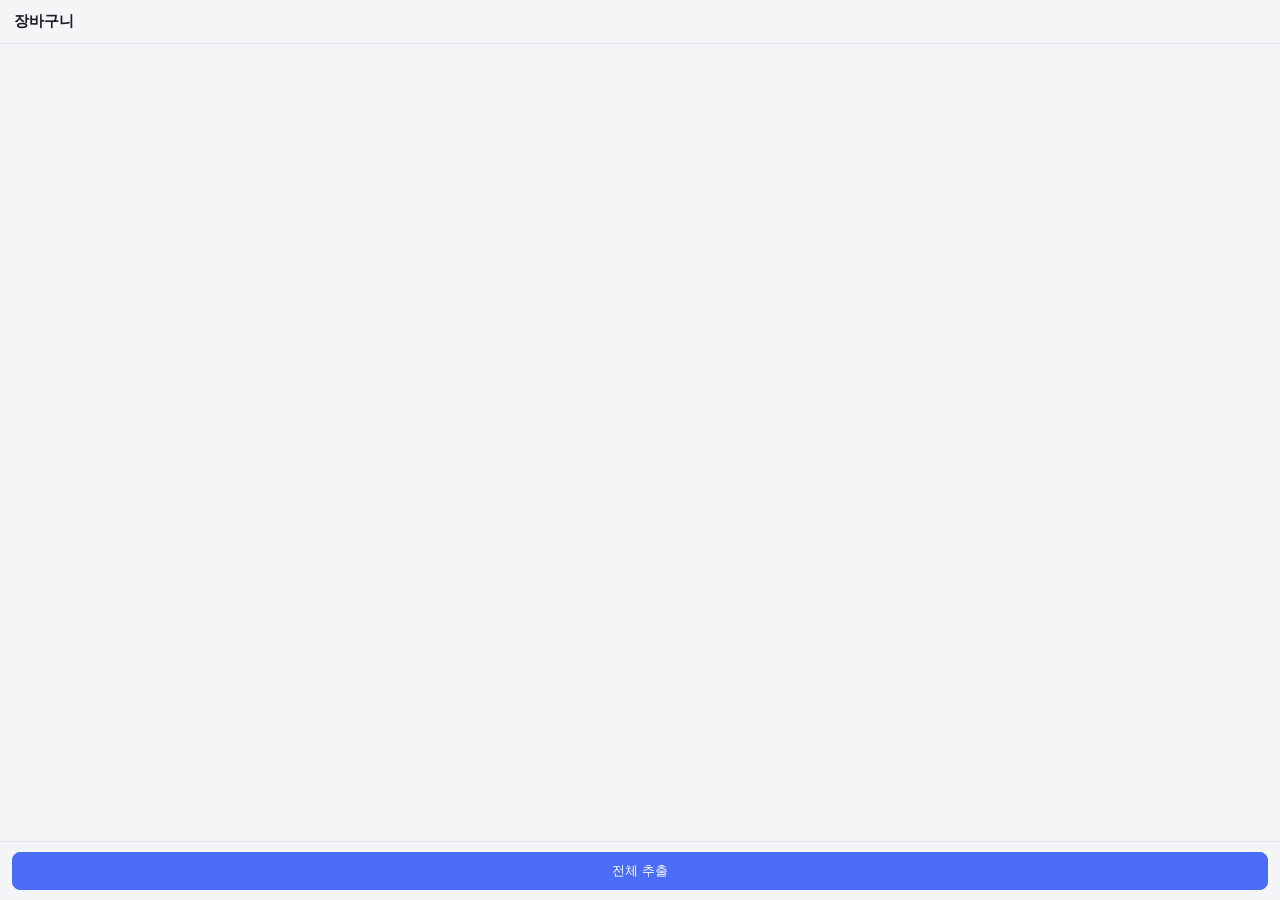
<file: web/cart.html>
<!DOCTYPE html>
<!--
  설교 장바구니 팝아웃 창 (FEAT-07) — 메인과 분리된 독립 윈도우.
  자체완결(self-contained): index.html 의 무거운 SPA(core/cards/search-notes)를 끌어오지
  않고, pywebview 브리지(window.pywebview.api)만으로 동작하는 미니멀 큐시트.
  · 메인과 실시간 양방향 동기화: 백엔드 set_cart 가 양 창에 renderCartItems 푸시.
  · 성구 클릭 → api.cart_goto → 메인 뷰어가 해당 장/절로 점프(F11 전체화면 포함).
  · ✕ → api.set_cart(빼고 남은 목록) → 메인에도 즉시 반영.
-->
<html lang="ko">
<head>
<meta charset="utf-8">
<meta name="viewport" content="width=device-width, initial-scale=1.0">
<title>장바구니</title>
<style>
  :root {
    --bg: #f4f5f7; --fg: #1b1d22; --card: #ffffff; --line: #e2e4e9;
    --muted: #8a8f99; --accent: #4a6cf7; --hover: #eef1fb; --flash: #d9e4ff;
  }
  @media (prefers-color-scheme: dark) {
    :root {
      --bg: #1b1d22; --fg: #e8e8ea; --card: #23262d; --line: #33373f;
      --muted: #8a8f99; --accent: #7d92ff; --hover: #2c3140; --flash: #354063;
    }
  }
  * { box-sizing: border-box; }
  html, body { margin: 0; height: 100%; }
  body {
    background: var(--bg); color: var(--fg);
    font-family: 'Pretendard','Malgun Gothic','Apple SD Gothic Neo','Noto Sans CJK KR',sans-serif;
    display: flex; flex-direction: column; font-size: 14px;
  }
  header {
    display: flex; align-items: center; gap: 8px;
    padding: 12px 14px; border-bottom: 1px solid var(--line);
  }
  header .ttl { font-weight: 700; font-size: 15px; }
  header .count { color: var(--muted); font-size: 12px; }
  header .sp { flex: 1; }
  #list { flex: 1; overflow-y: auto; padding: 8px; }
  .row {
    display: flex; align-items: center; gap: 8px;
    padding: 10px 10px; border-radius: 8px; cursor: grab;
    border: 1px solid transparent;
    user-select: none; -webkit-user-select: none;
    transition: transform .18s ease;   /* 재배치 중 비켜주는 슬라이드 */
  }
  .row:hover { background: var(--hover); }
  .row.flash { background: var(--flash); }
  .row.dragging { opacity: .4; cursor: grabbing; }
  .row .ref { flex: 1; line-height: 1.4; }
  .row .del {
    color: var(--muted); font-size: 14px; padding: 2px 6px; border-radius: 6px;
    visibility: hidden; flex: none;
  }
  .row:hover .del { visibility: visible; }
  .row .del:hover { color: #e0556b; background: rgba(224,85,107,.12); }
  .empty { color: var(--muted); text-align: center; padding: 40px 16px; line-height: 1.6; }
  footer {
    display: flex; gap: 8px; padding: 10px 12px; border-top: 1px solid var(--line);
  }
  .btn {
    flex: 1; padding: 9px 10px; border-radius: 8px; border: 1px solid var(--line);
    background: var(--card); color: var(--fg); cursor: pointer; font-size: 13px;
  }
  .btn.primary { background: var(--accent); border-color: var(--accent); color: #fff; }
  .btn:active { transform: translateY(1px); }
  .status {
    position: fixed; left: 50%; bottom: 64px; transform: translateX(-50%);
    background: rgba(0,0,0,.82); color: #fff; padding: 8px 14px; border-radius: 999px;
    font-size: 12.5px; opacity: 0; transition: opacity .2s; pointer-events: none;
  }
  .status.show { opacity: 1; }
</style>
</head>
<body>
  <header>
    <span class="ttl" id="ttl">장바구니</span>
    <span class="count" id="count"></span>
    <span class="sp"></span>
  </header>
  <div id="list"><div class="empty" id="empty"></div></div>
  <footer>
    <button class="btn primary" id="extract-all">전체 추출</button>
  </footer>
  <div class="status" id="status"></div>

<script>
(function () {
  "use strict";
  var L = {};                 // locale table (key -> string)
  var items = [];             // current cart (mirror of backend)
  var statusTimer = null;
  var drag = null;            // 진행 중인 드래그 재배치 상태
  function cartKey(it) { return it.book_num + "|" + it.chapter + "|" + (it.verses || []).join(","); }

  function api() {
    return (window.pywebview && window.pywebview.api) || null;
  }
  function t(key, fallback) {
    return (L && L[key]) || fallback;
  }
  function esc(s) {
    return String(s == null ? "" : s)
      .replace(/&/g, "&amp;").replace(/</g, "&lt;").replace(/>/g, "&gt;");
  }
  // Collapse [1,2,3,5] -> "1-3,5" for a clean cue label.
  function vlist(verses) {
    var v = (verses || []).slice().sort(function (a, b) { return a - b; });
    if (!v.length) return "";
    var out = [], start = v[0], prev = v[0];
    for (var i = 1; i <= v.length; i++) {
      if (i < v.length && v[i] === prev + 1) { prev = v[i]; continue; }
      out.push(start === prev ? String(start) : start + "-" + prev);
      if (i < v.length) { start = prev = v[i]; }
    }
    return out.join(",");
  }
  function refLabel(it) {
    var vs = vlist(it.verses);
    return (it.short_name || "") + " " + it.chapter + (vs ? ":" + vs : "");
  }
  function showStatus(msg) {
    var el = document.getElementById("status");
    if (!el) return;
    el.textContent = msg; el.classList.add("show");
    if (statusTimer) clearTimeout(statusTimer);
    statusTimer = setTimeout(function () { el.classList.remove("show"); }, 1500);
  }

  function render() {
    var list = document.getElementById("list");
    document.getElementById("count").textContent =
      items.length ? items.length + (t("cart.unit", "개")) : "";
    if (!items.length) {
      list.innerHTML = '<div class="empty">' +
        esc(t("cart.empty", "담은 성구가 여기에 쌓입니다.")) + "</div>";
      return;
    }
    list.innerHTML = items.map(function (it, i) {
      return '<div class="row" data-i="' + i + '" draggable="true">' +
        '<div class="ref">' + esc(refLabel(it)) + "</div>" +
        '<span class="del" data-del="' + i + '" title="' +
          esc(t("cart.remove", "빼기")) + '">✕</span>' +
      "</div>";
    }).join("");
    list.querySelectorAll(".row").forEach(function (row) {
      row.addEventListener("click", function (ev) {
        if (ev.target.closest("[data-del]")) return;
        var it = items[Number(row.dataset.i)];
        if (!it) return;
        var a = api(); if (!a) return;
        // re-copy to clipboard (parity with the main row) + jump the main viewer
        try { a.copy_reference(it.book_num, it.chapter, it.verses || []); } catch (_) {}
        try { a.cart_goto(it.book_num, it.chapter, it.verses || []); } catch (_) {}
        row.classList.add("flash");
        setTimeout(function () { row.classList.remove("flash"); }, 500);
        showStatus(refLabel(it));
      });
    });
    list.querySelectorAll("[data-del]").forEach(function (x) {
      x.addEventListener("click", function (ev) {
        ev.stopPropagation();
        var i = Number(x.dataset.del);
        if (isNaN(i) || i < 0 || i >= items.length) return;
        items = items.slice(0, i).concat(items.slice(i + 1));
        render();                                  // optimistic; echo reconciles
        var a = api(); if (a) { try { a.set_cart(items); } catch (_) {} }
      });
    });
  }

  // Backend push channel (set_cart broadcasts the full list to every window).
  window.renderCartItems = function (next) {
    next = Array.isArray(next) ? next : [];
    // 순서·구성이 같으면 재렌더 생략 — 드래그 직후 자기 set_cart 에코가 settle 을
    // 끊어 깜빡이는 것을 막는다.
    if (next.length === items.length &&
        next.every(function (it, i) { return cartKey(it) === cartKey(items[i]); })) {
      items = next; return;
    }
    items = next;
    render();
  };

  // ---- 드래그 재배치 (메인 창과 동일한 검증된 패턴: HTML5 draggable + transform
  // 프리뷰 + drop 커밋). 드래그 중 DOM 을 옮기면 WebView2 에서 드래그가 끊기므로,
  // 위치는 transform 으로만 미리보고 drop 시점에 한 번만 set_cart 로 커밋한다. ----
  function wireDnD() {
    var list = document.getElementById("list");
    if (!list || list._dndWired) return;
    list._dndWired = true;
    list.addEventListener("dragstart", function (e) {
      var row = e.target.closest(".row");
      if (!row || !list.contains(row)) return;
      if (e.target.closest("[data-del]")) { e.preventDefault(); return; }
      var rows = [].slice.call(list.querySelectorAll(".row")).map(function (el) {
        var r = el.getBoundingClientRect();
        return { el: el, idx: Number(el.dataset.i), top: r.top, height: r.height };
      });
      drag = { el: row, idx: Number(row.dataset.i), rows: rows, lastIdx: null };
      row.classList.add("dragging");
      try { e.dataTransfer.effectAllowed = "move"; e.dataTransfer.setData("text/plain", String(drag.idx)); } catch (_) {}
    });
    list.addEventListener("dragover", function (e) {
      if (!drag) return;
      e.preventDefault();
      try { e.dataTransfer.dropEffect = "move"; } catch (_) {}
      var others = drag.rows.filter(function (c) { return c.el !== drag.el; });
      var idx = others.length;
      for (var i = 0; i < others.length; i++) {
        if (e.clientY < others[i].top + others[i].height / 2) { idx = i; break; }
      }
      if (idx === drag.lastIdx) return;
      drag.lastIdx = idx;
      layoutGap(idx);
    });
    list.addEventListener("drop", function (e) { if (drag) { e.preventDefault(); commitDrag(); } });
    list.addEventListener("dragend", function () { if (drag) commitDrag(); });
  }
  function layoutGap(insertIdx) {
    var dragRow = null, others = [];
    drag.rows.forEach(function (c) { if (c.el === drag.el) dragRow = c; else others.push(c); });
    var newOrder = others.slice(0, insertIdx).concat([dragRow], others.slice(insertIdx));
    var slotTops = drag.rows.map(function (c) { return c.top; });
    newOrder.forEach(function (c, i) {
      var shift = slotTops[i] - c.top;
      c.el.style.transform = shift ? "translateY(" + shift + "px)" : "";
    });
  }
  function commitDrag() {
    var d = drag; drag = null;
    d.el.classList.remove("dragging");
    var others = d.rows.filter(function (c) { return c.el !== d.el; });
    var next;
    if (d.lastIdx == null) { next = items.slice(); }
    else {
      var its = others.map(function (c) { return items[c.idx]; });
      next = its.slice(0, d.lastIdx).concat([items[d.idx]], its.slice(d.lastIdx));
    }
    if (next.length === items.length) {
      items = next;
      var a = api(); if (a) { try { a.set_cart(items); } catch (_) {} }
    }
    render();
  }

  function extractAll() {
    var a = api();
    if (!a || !items.length) { showStatus(t("cart.noneSelected", "담은 성구가 없습니다")); return; }
    var payload = items.map(function (e) {
      return { book: e.book_num, chapter: e.chapter, verses: e.verses || [] };
    });
    Promise.resolve(a.copy_references(payload)).then(function (r) {
      if (r && r.ok) showStatus(t("cart.extractedAll", "전체 {n}개를 추출했습니다").replace("{n}", r.n_items));
      else showStatus(t("cart.extractFail", "추출에 실패했습니다"));
    }).catch(function () { showStatus(t("cart.extractFail", "추출에 실패했습니다")); });
  }

  function applyStaticLabels() {
    document.title = t("cart.windowTitle", "장바구니");
    document.getElementById("ttl").textContent = t("cart.title", "장바구니");
    document.getElementById("extract-all").textContent = t("cart.extractAll", "전체 추출");
    var emp = document.getElementById("empty");
    if (emp) emp.textContent = t("cart.empty", "담은 성구가 여기에 쌓입니다.");
  }

  async function boot() {
    var a = api();
    if (!a) return;
    // resolve UI language + its locale table for labels (best-effort)
    try {
      var s = await a.get_app_settings();
      var lang = (s && s.ui_lang) === "en" ? "en" : "ko";
      document.documentElement.lang = lang;
      if (a.get_locale) L = (await a.get_locale(lang)) || {};
    } catch (_) {}
    applyStaticLabels();
    try { window.renderCartItems(await a.get_cart()); } catch (_) {}
  }

  if (window.pywebview && window.pywebview.api) boot();
  else window.addEventListener("pywebviewready", boot);
  document.getElementById("extract-all").addEventListener("click", extractAll);
  wireDnD();   // #list 위임 1회 바인딩 (drag-reorder)
})();
</script>
</body>
</html>
</file>
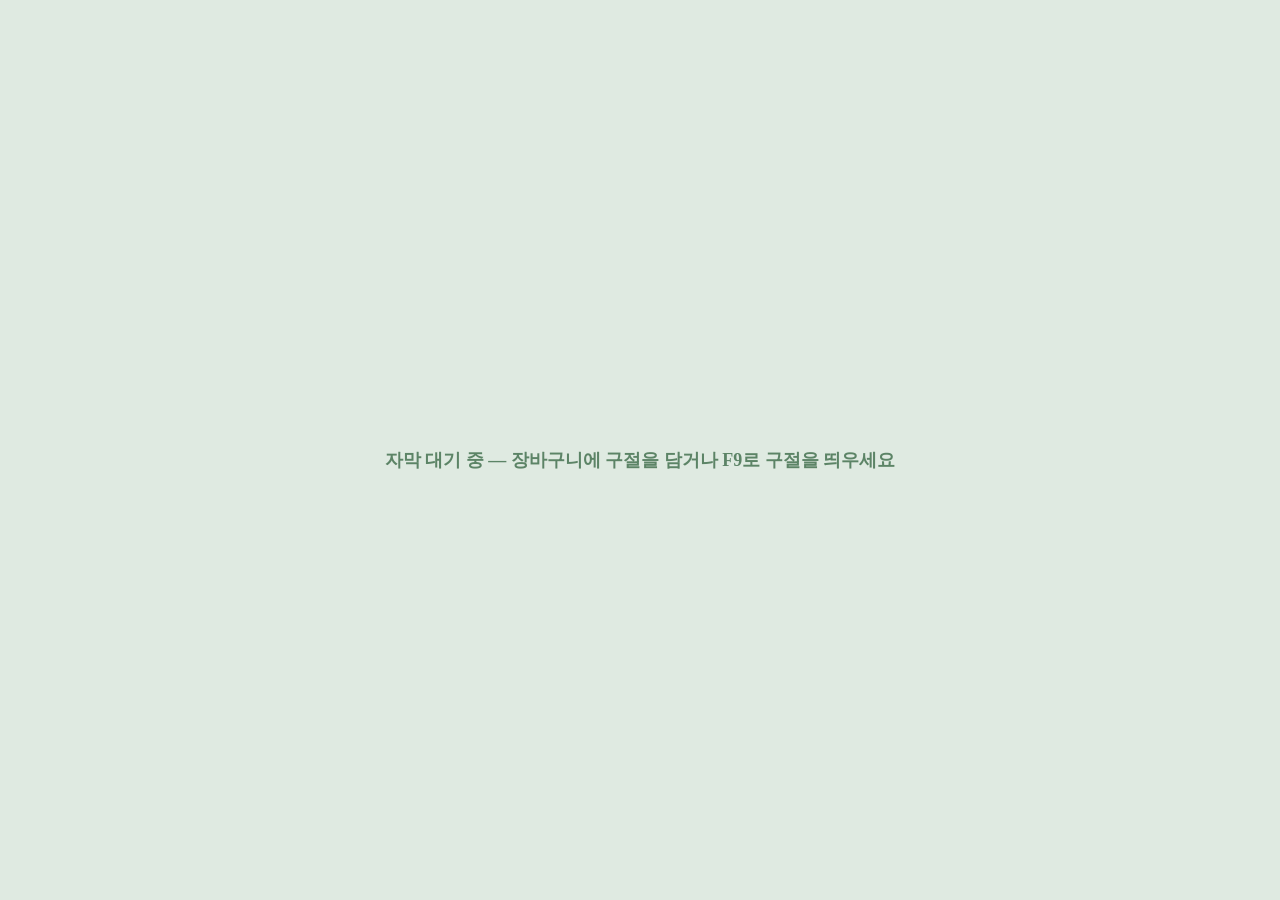
<file: web/subtitle.html>
<!DOCTYPE html>
<!--
  자막(PPT) 창 — v1.2.0. 빔프로젝터에 성경 구절만 띄우는 독립 윈도우.
  자체완결(self-contained): index.html 의 SPA 를 끌어오지 않고 pywebview 브리지와
  versebreak.js 만 쓴다(장바구니 팝아웃 cart.html 과 같은 방식).

  · 백엔드가 현재 슬라이드를 밀어준다 → window.renderSlide(payload)
  · 줄바꿈과 글자 크기는 **이 창이 직접** 정한다. 어디서 줄을 나눌지는 실제 렌더
    폭에 달렸고, 그건 이 창의 글꼴·크기·창 폭을 아는 여기서만 잴 수 있다.
  · 조작(다음/이전 슬라이드)은 노트북 쪽 창에서 한다 — 여기는 '보여주기만' 한다.
    다만 현장에서 자막 창에 포커스가 가 있는 경우가 있어 ←/→ 도 받아준다.
-->
<html lang="ko">
<head>
<meta charset="utf-8">
<meta name="viewport" content="width=device-width, initial-scale=1.0">
<title>자막</title>
<script src="js/versebreak.js"></script>
<style>
  /* 배색 프리셋. 투사 환경에서는 '대비'가 전부라 어느 조합이든 본문/배경 명도차를
     크게 잡는다. 기본은 연둣빛(사용자가 준 샘플 슬라이드 계열). */
  :root { --bg: #dfeae1; --fg: #1d4a2b; --ref: #3c6b48; }
  body[data-preset="navy"]  { --bg: #16233d; --fg: #e8eefc; --ref: #93a9d6; }
  body[data-preset="black"] { --bg: #000000; --fg: #ffffff; --ref: #b9b9b9; }
  body[data-preset="white"] { --bg: #ffffff; --fg: #16181d; --ref: #6a6a72; }
  /* 'theme' = 이 창이 뜬 OS 테마를 따른다(앱 테마와 결이 같도록 보라 계열 액센트). */
  body[data-preset="theme"] { --bg: #faf9fc; --fg: #241d33; --ref: #6d4dff; }
  @media (prefers-color-scheme: dark) {
    body[data-preset="theme"] { --bg: #0f0b1a; --fg: #ece9f5; --ref: #9a86ff; }
  }

  * { box-sizing: border-box; }
  html, body { margin: 0; height: 100%; overflow: hidden; }
  body {
    background: var(--bg); color: var(--fg);
    /* --subtitle-font = 앱에서 고른 읽기 글꼴(있을 때만). 없으면 기본 스택. */
    font-family: var(--subtitle-font), 'Pretendard','Malgun Gothic','Apple SD Gothic Neo','Noto Sans CJK KR',sans-serif;
    display: flex; flex-direction: column;
    align-items: center; justify-content: center;
    /* 발표 화면에서 마우스 커서와 선택 하이라이트는 그 자체가 소음이다. */
    cursor: none; -webkit-user-select: none; user-select: none;
  }
  #stage { width: 100%; text-align: center; padding: 0 6vw; }
  #lines { font-weight: 700; letter-spacing: -.01em; }
  #lines div { white-space: pre; }      /* 줄바꿈은 우리가 정한다 — 브라우저 금지 */
  #ref { color: var(--ref); font-weight: 700; margin-top: 1.2em; }
  /* 여러 장짜리 본문일 때만 '2 / 5'. 청중에게 위치를 알려주는 최소한의 표시라
     작고 흐리게 — 발표 화면의 주인공은 성경 본문이다. */
  #page { color: var(--ref); font-size: 13px; opacity: .55; margin-top: .6em;
          letter-spacing: .08em; }
  #empty { color: var(--ref); font-size: 18px; font-weight: 600; opacity: .8; }
</style>
</head>
<body data-preset="green">
  <div id="stage">
    <div id="lines"></div>
    <div id="ref"></div>
    <div id="page"></div>
    <div id="empty">자막 대기 중 — 장바구니에 구절을 담거나 F9로 구절을 띄우세요</div>
  </div>

<script>
(function () {
  "use strict";
  var api = function () { return (window.pywebview && window.pywebview.api) || null; };
  var linesEl = document.getElementById("lines");
  var refEl = document.getElementById("ref");
  var emptyEl = document.getElementById("empty");
  var pageEl = document.getElementById("page");
  var stage = document.getElementById("stage");
  // 맥은 F9 대신 ⌘J (search-notes.js 의 단축키와 같음).
  if (/Mac/i.test(navigator.platform || navigator.userAgent || "")) {
    emptyEl.textContent = emptyEl.textContent.replace("F9", "⌘J");
  }
  var current = null;          // 마지막으로 받은 슬라이드(창 크기 변경 시 다시 그림)

  // ---- 폭 측정 ----
  // Canvas 로 '실제 렌더 폭'을 잰다. DOM 에 붙였다 떼며 재면 매 후보마다 리플로가
  // 일어나 이분 탐색(수십 회) × DP(수백 회) 에서 눈에 띄게 느려진다.
  var cv = document.createElement("canvas");
  var ctx = cv.getContext("2d");
  function fontOf(size) {
    return "700 " + size + "px " + getComputedStyle(document.body).fontFamily;
  }
  function measureAt(text, size) {
    ctx.font = fontOf(size);
    return ctx.measureText(text).width;
  }

  var LINE_HEIGHT = 1.35;
  // 투사 화면에서 이보다 작으면 뒷자리에서 못 읽는다 — 여기 밑으로 내려갈 상황이면
  // 우겨넣지 말고 장을 넘긴다.
  var MIN_READABLE = 28;
  var reportedPages = 0;      // 백엔드에 마지막으로 알린 장수

  function draw() {
    if (!current || !current.ok || !current.verses || !current.verses.length) {
      linesEl.textContent = "";
      refEl.textContent = "";
      pageEl.textContent = "";
      emptyEl.style.display = "";
      return;
    }
    emptyEl.style.display = "none";

    // 들어가야 할 상자. #lines 의 clientWidth 가 곧 '글자가 쓸 수 있는 폭'이다
    // (#stage 의 좌우 6vw 패딩이 이미 빠진 값). 창이 아직 레이아웃 전이면 0 이 나오므로
    // 뷰포트 기준 근사치로 떨어진다. 높이는 참조 줄과 위아래 숨 쉴 공간을 남겨 74%.
    var maxWidth = linesEl.clientWidth || (window.innerWidth * 0.88);
    var maxHeight = window.innerHeight * 0.74;

    // 긴 본문은 여러 '장'으로 나뉜다. 몇 장인지는 여기서만 알 수 있으므로(글꼴·창
    // 크기에 달림) 백엔드에 보고해 ◀ ▶ 가 장 단위로 움직이게 한다.
    var pages = window.VerseBreak.paginate(current.verses, {
      measureAt: measureAt,
      maxWidth: maxWidth,
      maxHeight: maxHeight,
      lineHeight: LINE_HEIGHT,
      minSize: MIN_READABLE, min: 14, max: 160,
    });
    if (!pages.length) { emptyEl.style.display = ""; return; }

    // page = -1 은 '마지막 장'이라는 약속(◀ 로 앞 구절에 넘어온 경우).
    var want = (typeof current.page === "number") ? current.page : 0;
    var idx = want < 0 ? pages.length - 1
                       : Math.max(0, Math.min(want, pages.length - 1));
    var fitted = pages[idx];

    // 장수가 바뀌었으면 알린다(같은 값을 되풀이해 보내면 왕복만 는다).
    if (pages.length !== reportedPages) {
      reportedPages = pages.length;
      var a = api();
      if (a && a.report_slide_pages) { try { a.report_slide_pages(pages.length); } catch (e) {} }
    }
    pageEl.textContent = pages.length > 1 ? (idx + 1) + " / " + pages.length : "";

    linesEl.style.fontSize = fitted.size + "px";
    linesEl.style.lineHeight = LINE_HEIGHT;
    linesEl.innerHTML = "";
    fitted.lines.forEach(function (ln) {
      var d = document.createElement("div");
      d.textContent = ln;
      linesEl.appendChild(d);
    });
    // 참조 줄은 본문보다 확실히 작게(샘플 슬라이드도 그렇다).
    refEl.style.fontSize = Math.max(14, Math.round(fitted.size * 0.42)) + "px";
    refEl.textContent = current.ref || "";
  }

  // ---- 겉모습(배색 · 읽기 글꼴) ----
  // 이 창은 자체완결이라 메인 창이 주입해 둔 커스텀 글꼴을 물려받지 못한다. 그래서
  // 같은 브리지(get_font)로 base64 를 받아 여기서도 @font-face 를 심는다.
  var injected = {};      // family → true (같은 글꼴을 두 번 심지 않게)

  // 글꼴 이름은 파일명에서 오므로 CSS 를 깨뜨릴 문자가 섞일 수 있다. 막을 문자를
  // 나열하는 대신 **허용할 문자만** 남긴다 — 이스케이프 실수의 여지가 없다.
  function cssFontName(x) { return String(x).replace(/[^\w가-힣 .\-]/g, "").trim(); }

  window.applySubtitleStyle = function (st) {
    if (!st) return;
    document.body.setAttribute("data-preset", st.preset || "green");
    if (st.font_family && st.font_file) applyFont(st.font_family, st.font_file);
    else { document.body.style.removeProperty("--subtitle-font"); redraw(); }
  };

  function applyFont(family, file) {
    var name = cssFontName(family);
    var use = function () {
      document.body.style.setProperty("--subtitle-font", '"' + name + '"');
      // 글꼴이 바뀌면 글자 폭이 통째로 달라진다 → 줄바꿈을 다시 계산해야 한다.
      // (measure 가 getComputedStyle 을 읽으므로 적용 '후'에 다시 그려야 한다.)
      redraw();
    };
    if (injected[name]) { use(); return; }
    var a = api();
    if (!a || !a.get_font) return;
    a.get_font(file).then(function (info) {
      if (!info || !info.b64) return;
      var st = document.createElement("style");
      st.textContent = '@font-face{font-family:"' + name + '";font-display:swap;' +
        'src:url(data:' + info.mime + ';base64,' + info.b64 + ');}';
      document.head.appendChild(st);
      injected[name] = true;
      // 글리프가 실제로 로드된 뒤에 다시 그려야 폭 측정이 새 글꼴을 반영한다.
      if (document.fonts && document.fonts.load) {
        document.fonts.load('1em "' + name + '"').then(use, use);
      } else { use(); }
    }).catch(function () {});
  }

  function redraw() { reportedPages = 0; draw(); }

  // ---- 백엔드 → 이 창 ----
  window.renderSlide = function (payload) {
    var changed = !current || !payload ||
      current.ref !== payload.ref || current.index !== payload.index;
    current = payload;
    if (changed) reportedPages = 0;   // 새 본문 → 장수를 다시 세어 알린다
    draw();
  };

  // 창 크기가 바뀌면 줄바꿈이 통째로 달라진다 — 다시 계산해야 한다.
  // (이것이 줄바꿈을 미리 구워두지 않고 그리는 쪽에서 푸는 이유다.)
  var rt = null;
  window.addEventListener("resize", function () {
    clearTimeout(rt);
    rt = setTimeout(function () { reportedPages = 0; draw(); }, 80);
  });

  // 현장에서 이 창에 포커스가 가 있는 경우가 있어 최소한의 조작은 받아준다.
  document.addEventListener("keydown", function (e) {
    var a = api();
    if (!a) return;
    if (e.key === "ArrowRight" || e.key === "PageDown") { e.preventDefault(); a.slide_step(1); }
    else if (e.key === "ArrowLeft" || e.key === "PageUp") { e.preventDefault(); a.slide_step(-1); }
  });

  function boot() {
    var a = api();
    if (!a) return;
    a.get_subtitle_style().then(window.applySubtitleStyle).catch(function () {});
    a.get_slide().then(window.renderSlide).catch(function () {});
  }
  if (window.pywebview && window.pywebview.api) boot();
  else window.addEventListener("pywebviewready", boot);
})();
</script>
</body>
</html>
</file>
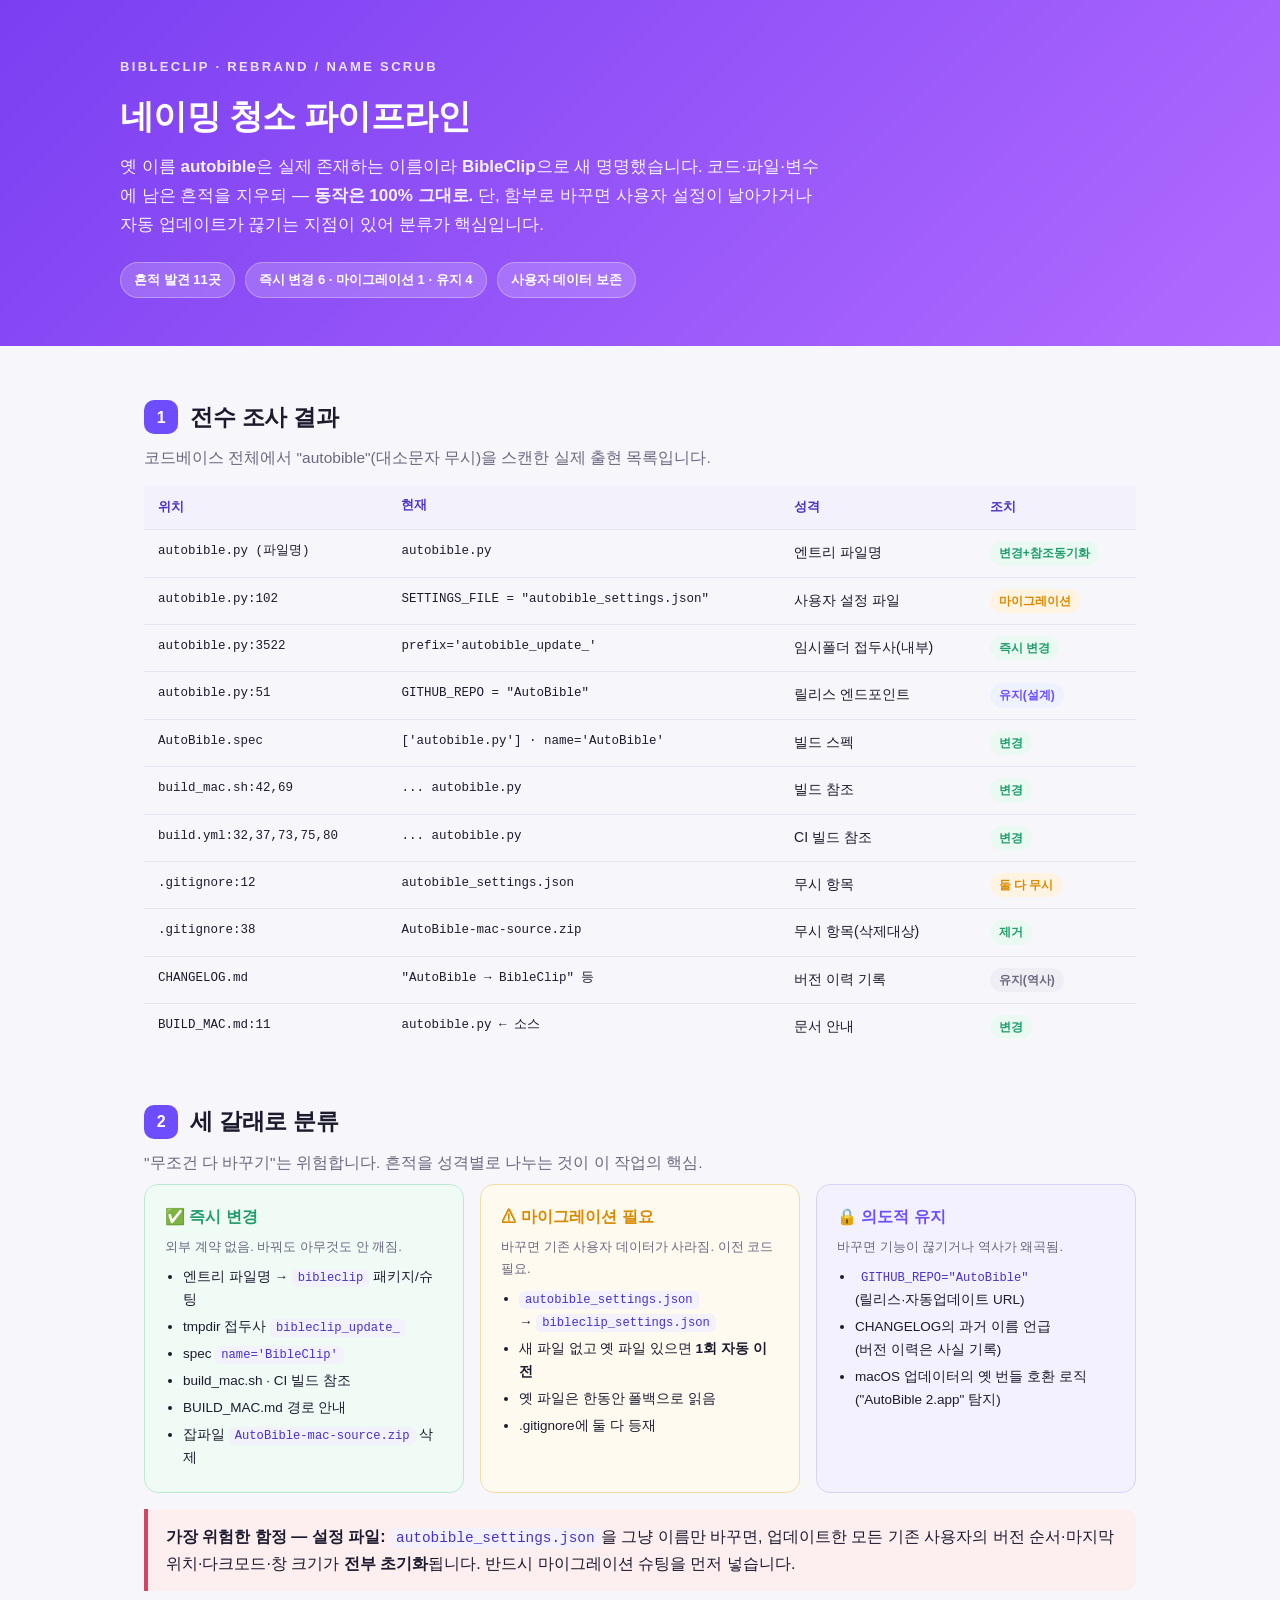
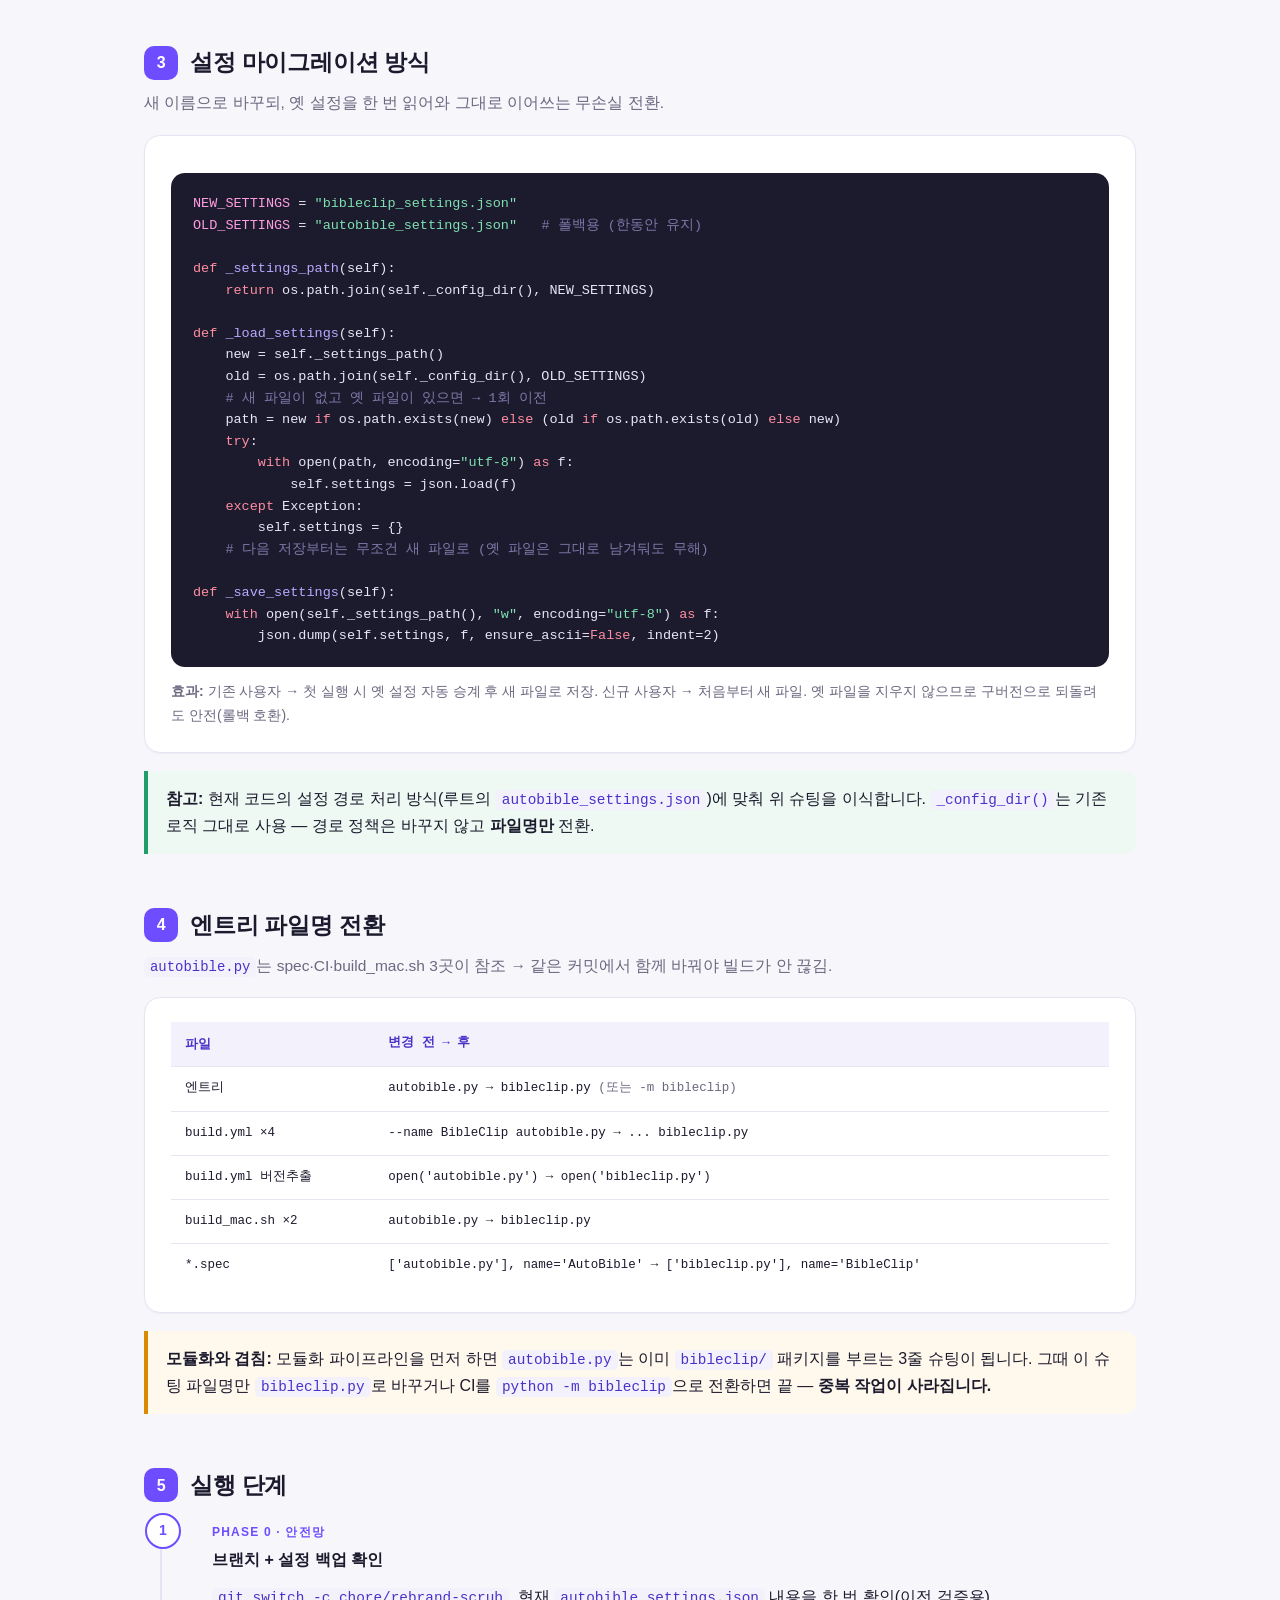
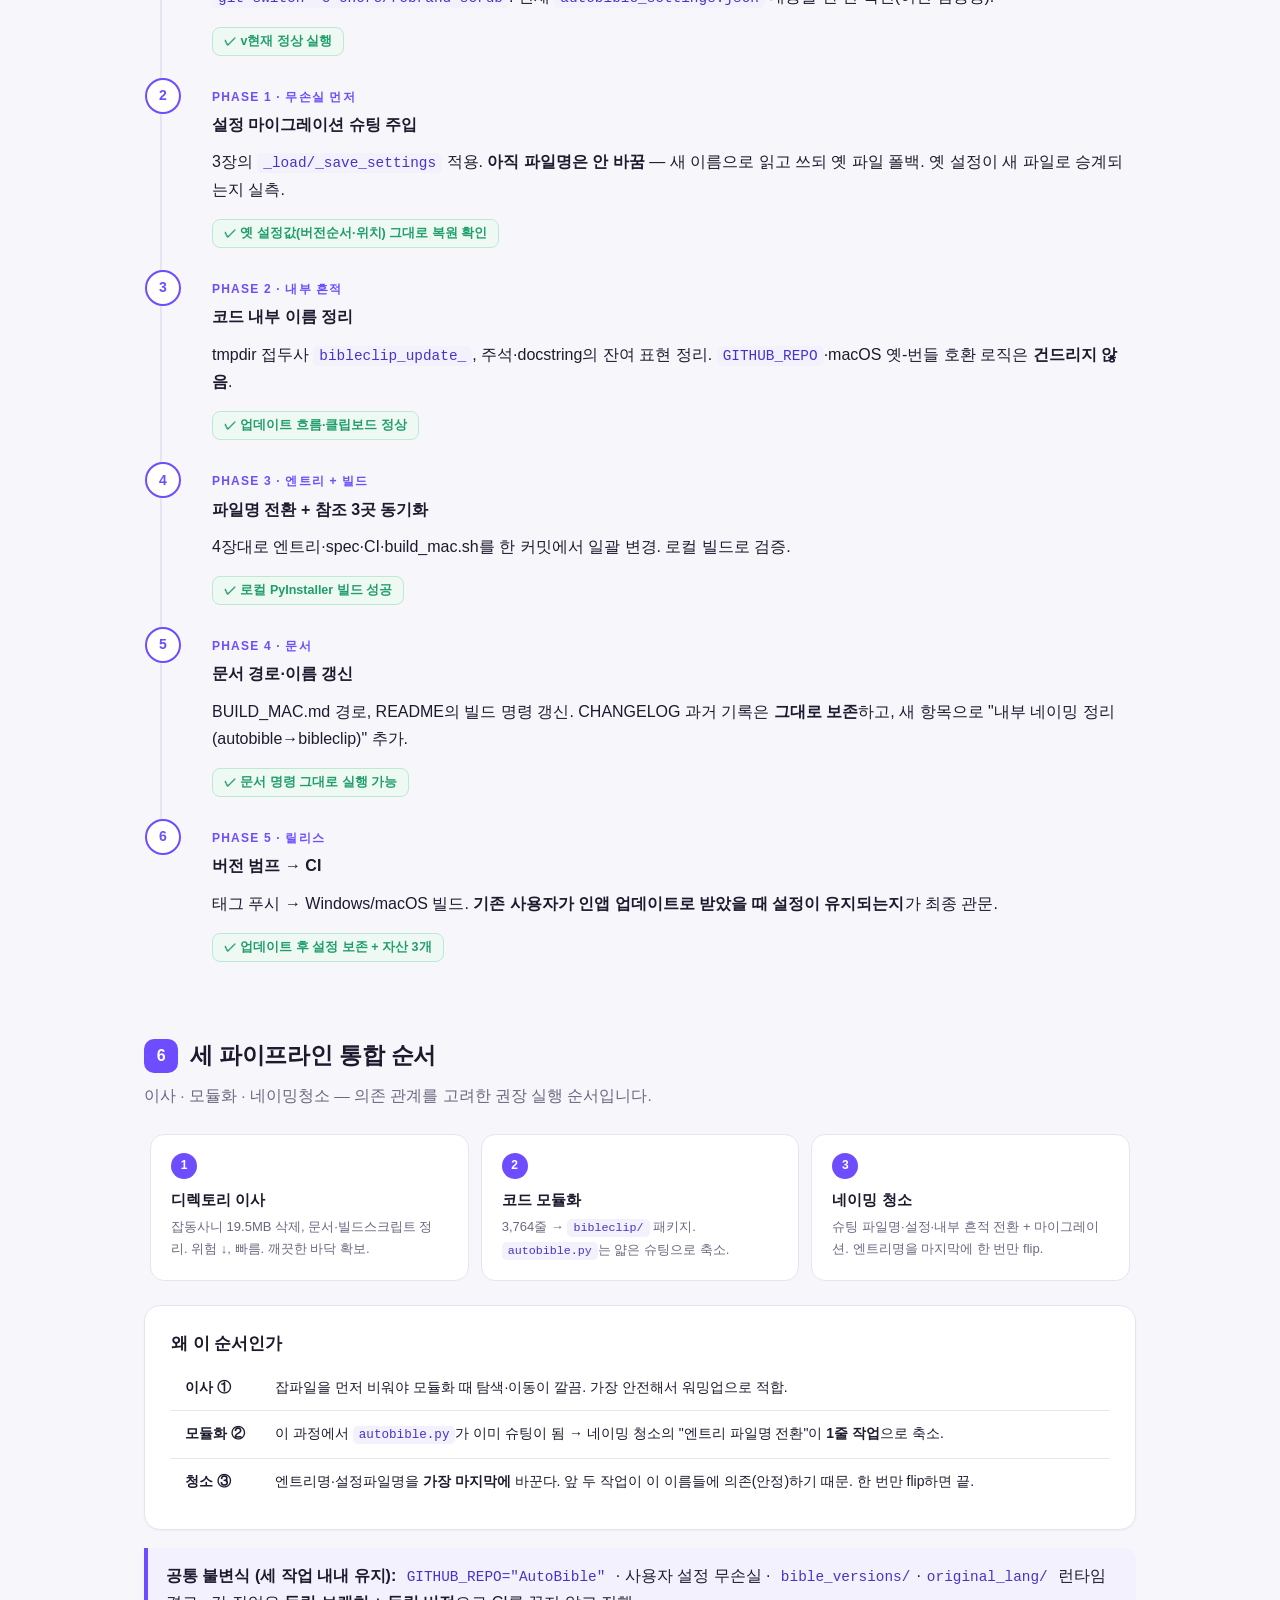
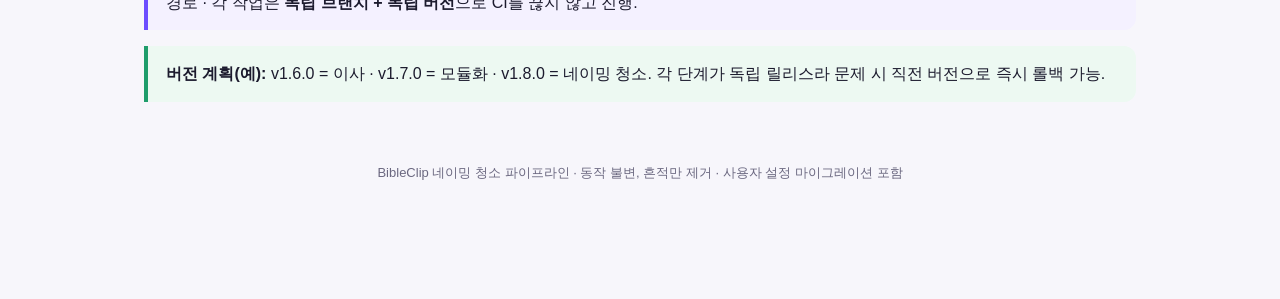
<file: docs/pipelines/네이밍_청소_파이프라인.html>
<!DOCTYPE html>
<html lang="ko">
<head>
<meta charset="UTF-8">
<meta name="viewport" content="width=device-width, initial-scale=1.0">
<title>BibleClip 네이밍 청소 파이프라인</title>
<style>
  :root{
    --accent:#6D4DFF; --accent2:#9A86FF; --ink:#1c1b2e; --muted:#6b6880;
    --bg:#f7f6fb; --card:#ffffff; --line:#e7e4f2; --code:#f3f1fb;
    --ok:#1f9d6b; --warn:#d98a00; --danger:#d6455d;
    --mono:'D2Coding','Consolas','SFMono-Regular',Menlo,monospace;
    --sans:'Pretendard','Malgun Gothic','Apple SD Gothic Neo',sans-serif;
  }
  *{box-sizing:border-box}
  body{margin:0;background:var(--bg);color:var(--ink);font-family:var(--sans);line-height:1.7;-webkit-font-smoothing:antialiased;}
  .wrap{max-width:1040px;margin:0 auto;padding:0 24px 120px;}
  header{background:linear-gradient(135deg,#7b3ff2 0%,#b06bff 100%);color:#fff;padding:56px 24px 48px;margin-bottom:40px;}
  header .inner{max-width:1040px;margin:0 auto;}
  header .kicker{font-size:13px;letter-spacing:.18em;text-transform:uppercase;opacity:.85;font-weight:600;}
  header h1{margin:.3em 0 .2em;font-size:34px;font-weight:800;letter-spacing:-.02em;}
  header p{margin:0;font-size:17px;opacity:.92;max-width:710px;}
  header .meta{margin-top:22px;display:flex;gap:10px;flex-wrap:wrap;}
  header .pill{background:rgba(255,255,255,.18);border:1px solid rgba(255,255,255,.3);padding:6px 13px;border-radius:999px;font-size:13px;font-weight:600;}
  h2{font-size:23px;font-weight:800;margin:52px 0 8px;letter-spacing:-.01em;display:flex;align-items:center;gap:12px;}
  h2 .n{display:inline-flex;align-items:center;justify-content:center;width:34px;height:34px;background:var(--accent);color:#fff;border-radius:10px;font-size:16px;flex:0 0 auto;}
  h3{font-size:17px;font-weight:700;margin:30px 0 6px;}
  .lead{color:var(--muted);font-size:15.5px;margin:0 0 8px;}
  p{margin:10px 0;}
  .card{background:var(--card);border:1px solid var(--line);border-radius:16px;padding:24px 26px;margin:18px 0;box-shadow:0 1px 2px rgba(40,30,90,.04);}
  .grid2{display:grid;grid-template-columns:1fr 1fr;gap:18px;}
  .grid3{display:grid;grid-template-columns:1fr 1fr 1fr;gap:16px;}
  @media(max-width:820px){.grid3{grid-template-columns:1fr}}
  @media(max-width:760px){.grid2{grid-template-columns:1fr}.wrap{padding:0 16px 80px}}
  code{font-family:var(--mono);background:var(--code);padding:2px 6px;border-radius:5px;font-size:.9em;color:#4a32c9;}
  pre{font-family:var(--mono);background:#1c1b2e;color:#e8e6f5;padding:20px 22px;border-radius:14px;overflow-x:auto;font-size:13.5px;line-height:1.6;}
  pre .c{color:#7d78a8;} pre .a{color:#b9a8ff;} pre .g{color:#7fe0b0;} pre .y{color:#ffd479;} pre .d{color:#ff8da0;} pre .x{color:#ff7a7a;} pre .k{color:#ff9de2;}
  table{width:100%;border-collapse:collapse;margin:14px 0;font-size:14px;}
  th,td{text-align:left;padding:11px 14px;border-bottom:1px solid var(--line);vertical-align:top;}
  th{background:var(--code);font-weight:700;font-size:13px;color:#4a32c9;}
  tr:last-child td{border-bottom:none;}
  td.mono,th.mono{font-family:var(--mono);font-size:12.5px;}
  .tag{display:inline-block;padding:2px 9px;border-radius:999px;font-size:12px;font-weight:700;white-space:nowrap;}
  .tag.go{background:#eafaf2;color:var(--ok);} .tag.mig{background:#fff4e1;color:var(--warn);}
  .tag.keep{background:#eef1ff;color:var(--accent);} .tag.hist{background:#f0eef5;color:var(--muted);}
  .note{border-left:4px solid var(--accent);background:#f4f1ff;padding:14px 18px;border-radius:0 12px 12px 0;margin:16px 0;}
  .note.warn{border-color:var(--warn);background:#fff8ec;}
  .note.danger{border-color:var(--danger);background:#fdeef0;}
  .note.ok{border-color:var(--ok);background:#edf9f2;}
  .note b{color:var(--ink);}
  ul.steps{list-style:none;padding:0;margin:0;counter-reset:s;}
  ul.steps>li{position:relative;padding:4px 0 22px 50px;border-left:2px solid var(--line);margin-left:16px;}
  ul.steps>li:last-child{border-left:2px solid transparent;}
  ul.steps>li::before{counter-increment:s;content:counter(s);position:absolute;left:-17px;top:0;width:32px;height:32px;background:#fff;border:2px solid var(--accent);color:var(--accent);border-radius:50%;display:flex;align-items:center;justify-content:center;font-weight:800;font-size:14px;}
  ul.steps>li h4{margin:2px 0 6px;font-size:16px;}
  .gate{display:inline-block;background:#edf9f2;color:var(--ok);border:1px solid #bfe8d4;padding:3px 11px;border-radius:8px;font-size:12.5px;font-weight:700;margin-top:6px;}
  .phase{font-size:12px;font-weight:700;letter-spacing:.1em;text-transform:uppercase;color:var(--accent);}
  .bucket{border-radius:14px;padding:18px 20px;border:1px solid var(--line);}
  .bucket h3{margin:0 0 6px;font-size:16px;}
  .bucket.go{background:#f1fbf6;border-color:#bfe8d4;} .bucket.go h3{color:var(--ok);}
  .bucket.mig{background:#fffaf0;border-color:#f2dca8;} .bucket.mig h3{color:var(--warn);}
  .bucket.keep{background:#f3f1ff;border-color:#d9d2f6;} .bucket.keep h3{color:var(--accent);}
  .bucket ul{margin:8px 0 0;padding-left:18px;font-size:13.5px;}
  .bucket li{margin:4px 0;}
  footer{color:var(--muted);font-size:13px;text-align:center;margin-top:60px;}
  .timeline{display:flex;gap:0;margin:18px 0;flex-wrap:wrap;}
  .tl{flex:1;min-width:200px;background:var(--card);border:1px solid var(--line);border-radius:14px;padding:18px 20px;position:relative;margin:6px;}
  .tl .step{font-size:12px;font-weight:800;color:#fff;background:var(--accent);width:26px;height:26px;border-radius:50%;display:flex;align-items:center;justify-content:center;margin-bottom:8px;}
  .tl h4{margin:0 0 4px;font-size:15px;}
  .tl p{margin:0;font-size:13px;color:var(--muted);}
</style>
</head>
<body>
<header>
  <div class="inner">
    <div class="kicker">BibleClip · Rebrand / Name Scrub</div>
    <h1>네이밍 청소 파이프라인</h1>
    <p>옛 이름 <b>autobible</b>은 실제 존재하는 이름이라 <b>BibleClip</b>으로 새 명명했습니다.
       코드·파일·변수에 남은 흔적을 지우되 — <b>동작은 100% 그대로.</b>
       단, 함부로 바꾸면 사용자 설정이 날아가거나 자동 업데이트가 끊기는 지점이 있어 분류가 핵심입니다.</p>
    <div class="meta">
      <span class="pill">흔적 발견 11곳</span>
      <span class="pill">즉시 변경 6 · 마이그레이션 1 · 유지 4</span>
      <span class="pill">사용자 데이터 보존</span>
    </div>
  </div>
</header>
<div class="wrap">

<!-- ====== INVENTORY ====== -->
<h2><span class="n">1</span>전수 조사 결과</h2>
<p class="lead">코드베이스 전체에서 "autobible"(대소문자 무시)을 스캔한 실제 출현 목록입니다.</p>
<table>
  <thead><tr><th>위치</th><th class="mono">현재</th><th>성격</th><th>조치</th></tr></thead>
  <tbody>
    <tr><td class="mono">autobible.py (파일명)</td><td class="mono">autobible.py</td><td>엔트리 파일명</td><td><span class="tag go">변경+참조동기화</span></td></tr>
    <tr><td class="mono">autobible.py:102</td><td class="mono">SETTINGS_FILE = "autobible_settings.json"</td><td>사용자 설정 파일</td><td><span class="tag mig">마이그레이션</span></td></tr>
    <tr><td class="mono">autobible.py:3522</td><td class="mono">prefix='autobible_update_'</td><td>임시폴더 접두사(내부)</td><td><span class="tag go">즉시 변경</span></td></tr>
    <tr><td class="mono">autobible.py:51</td><td class="mono">GITHUB_REPO = "AutoBible"</td><td>릴리스 엔드포인트</td><td><span class="tag keep">유지(설계)</span></td></tr>
    <tr><td class="mono">AutoBible.spec</td><td class="mono">['autobible.py'] · name='AutoBible'</td><td>빌드 스펙</td><td><span class="tag go">변경</span></td></tr>
    <tr><td class="mono">build_mac.sh:42,69</td><td class="mono">... autobible.py</td><td>빌드 참조</td><td><span class="tag go">변경</span></td></tr>
    <tr><td class="mono">build.yml:32,37,73,75,80</td><td class="mono">... autobible.py</td><td>CI 빌드 참조</td><td><span class="tag go">변경</span></td></tr>
    <tr><td class="mono">.gitignore:12</td><td class="mono">autobible_settings.json</td><td>무시 항목</td><td><span class="tag mig">둘 다 무시</span></td></tr>
    <tr><td class="mono">.gitignore:38</td><td class="mono">AutoBible-mac-source.zip</td><td>무시 항목(삭제대상)</td><td><span class="tag go">제거</span></td></tr>
    <tr><td class="mono">CHANGELOG.md</td><td class="mono">"AutoBible → BibleClip" 등</td><td>버전 이력 기록</td><td><span class="tag hist">유지(역사)</span></td></tr>
    <tr><td class="mono">BUILD_MAC.md:11</td><td class="mono">autobible.py ← 소스</td><td>문서 안내</td><td><span class="tag go">변경</span></td></tr>
  </tbody>
</table>

<!-- ====== 3 BUCKETS ====== -->
<h2><span class="n">2</span>세 갈래로 분류</h2>
<p class="lead">"무조건 다 바꾸기"는 위험합니다. 흔적을 성격별로 나누는 것이 이 작업의 핵심.</p>
<div class="grid3">
  <div class="bucket go">
    <h3>✅ 즉시 변경</h3>
    <p style="font-size:13px;margin:0;color:var(--muted)">외부 계약 없음. 바꿔도 아무것도 안 깨짐.</p>
    <ul>
      <li>엔트리 파일명 → <code>bibleclip</code> 패키지/슈팅</li>
      <li>tmpdir 접두사 <code>bibleclip_update_</code></li>
      <li>spec <code>name='BibleClip'</code></li>
      <li>build_mac.sh · CI 빌드 참조</li>
      <li>BUILD_MAC.md 경로 안내</li>
      <li>잡파일 <code>AutoBible-mac-source.zip</code> 삭제</li>
    </ul>
  </div>
  <div class="bucket mig">
    <h3>⚠ 마이그레이션 필요</h3>
    <p style="font-size:13px;margin:0;color:var(--muted)">바꾸면 기존 사용자 데이터가 사라짐. 이전 코드 필요.</p>
    <ul>
      <li><code>autobible_settings.json</code><br>→ <code>bibleclip_settings.json</code></li>
      <li>새 파일 없고 옛 파일 있으면 <b>1회 자동 이전</b></li>
      <li>옛 파일은 한동안 폴백으로 읽음</li>
      <li>.gitignore에 둘 다 등재</li>
    </ul>
  </div>
  <div class="bucket keep">
    <h3>🔒 의도적 유지</h3>
    <p style="font-size:13px;margin:0;color:var(--muted)">바꾸면 기능이 끊기거나 역사가 왜곡됨.</p>
    <ul>
      <li><code>GITHUB_REPO="AutoBible"</code><br>(릴리스·자동업데이트 URL)</li>
      <li>CHANGELOG의 과거 이름 언급<br>(버전 이력은 사실 기록)</li>
      <li>macOS 업데이터의 옛 번들 호환 로직<br>("AutoBible 2.app" 탐지)</li>
    </ul>
  </div>
</div>
<div class="note danger" style="margin-bottom:0"><b>가장 위험한 함정 — 설정 파일:</b>
  <code>autobible_settings.json</code>을 그냥 이름만 바꾸면, 업데이트한 모든 기존 사용자의
  버전 순서·마지막 위치·다크모드·창 크기가 <b>전부 초기화</b>됩니다. 반드시 마이그레이션 슈팅을 먼저 넣습니다.</div>

<!-- ====== MIGRATION CODE ====== -->
<h2><span class="n">3</span>설정 마이그레이션 방식</h2>
<p class="lead">새 이름으로 바꾸되, 옛 설정을 한 번 읽어와 그대로 이어쓰는 무손실 전환.</p>
<div class="card">
<pre><span class="k">NEW_SETTINGS</span> = <span class="g">"bibleclip_settings.json"</span>
<span class="k">OLD_SETTINGS</span> = <span class="g">"autobible_settings.json"</span>   <span class="c"># 폴백용 (한동안 유지)</span>

<span class="d">def</span> <span class="a">_settings_path</span>(self):
    <span class="d">return</span> os.path.join(self._config_dir(), NEW_SETTINGS)

<span class="d">def</span> <span class="a">_load_settings</span>(self):
    new = self._settings_path()
    old = os.path.join(self._config_dir(), OLD_SETTINGS)
    <span class="c"># 새 파일이 없고 옛 파일이 있으면 → 1회 이전</span>
    path = new <span class="d">if</span> os.path.exists(new) <span class="d">else</span> (old <span class="d">if</span> os.path.exists(old) <span class="d">else</span> new)
    <span class="d">try</span>:
        <span class="d">with</span> open(path, encoding=<span class="g">"utf-8"</span>) <span class="d">as</span> f:
            self.settings = json.load(f)
    <span class="d">except</span> Exception:
        self.settings = {}
    <span class="c"># 다음 저장부터는 무조건 새 파일로 (옛 파일은 그대로 남겨둬도 무해)</span>

<span class="d">def</span> <span class="a">_save_settings</span>(self):
    <span class="d">with</span> open(self._settings_path(), <span class="g">"w"</span>, encoding=<span class="g">"utf-8"</span>) <span class="d">as</span> f:
        json.dump(self.settings, f, ensure_ascii=<span class="d">False</span>, indent=2)</pre>
  <p style="margin-bottom:0;color:var(--muted);font-size:14px"><b>효과:</b> 기존 사용자 → 첫 실행 시 옛 설정 자동 승계 후 새 파일로 저장. 신규 사용자 → 처음부터 새 파일.
    옛 파일을 지우지 않으므로 구버전으로 되돌려도 안전(롤백 호환).</p>
</div>
<div class="note ok" style="margin-bottom:0"><b>참고:</b> 현재 코드의 설정 경로 처리 방식(루트의 <code>autobible_settings.json</code>)에 맞춰
  위 슈팅을 이식합니다. <code>_config_dir()</code>는 기존 로직 그대로 사용 — 경로 정책은 바꾸지 않고 <b>파일명만</b> 전환.</div>

<!-- ====== ENTRY RENAME ====== -->
<h2><span class="n">4</span>엔트리 파일명 전환</h2>
<p class="lead"><code>autobible.py</code>는 spec·CI·build_mac.sh 3곳이 참조 → 같은 커밋에서 함께 바꿔야 빌드가 안 끊김.</p>
<div class="card">
  <table style="margin:0">
    <thead><tr><th>파일</th><th class="mono">변경 전 → 후</th></tr></thead>
    <tbody>
      <tr><td class="mono">엔트리</td><td class="mono">autobible.py → bibleclip.py <span style="color:var(--muted)">(또는 -m bibleclip)</span></td></tr>
      <tr><td class="mono">build.yml ×4</td><td class="mono">--name BibleClip autobible.py → ... bibleclip.py</td></tr>
      <tr><td class="mono">build.yml 버전추출</td><td class="mono">open('autobible.py') → open('bibleclip.py')</td></tr>
      <tr><td class="mono">build_mac.sh ×2</td><td class="mono">autobible.py → bibleclip.py</td></tr>
      <tr><td class="mono">*.spec</td><td class="mono">['autobible.py'], name='AutoBible' → ['bibleclip.py'], name='BibleClip'</td></tr>
    </tbody>
  </table>
</div>
<div class="note warn" style="margin-bottom:0"><b>모듈화와 겹침:</b> 모듈화 파이프라인을 먼저 하면 <code>autobible.py</code>는 이미
  <code>bibleclip/</code> 패키지를 부르는 3줄 슈팅이 됩니다. 그때 이 슈팅 파일명만 <code>bibleclip.py</code>로 바꾸거나
  CI를 <code>python -m bibleclip</code>으로 전환하면 끝 — <b>중복 작업이 사라집니다.</b></div>

<!-- ====== STEPS ====== -->
<h2><span class="n">5</span>실행 단계</h2>
<ul class="steps">
  <li>
    <span class="phase">Phase 0 · 안전망</span>
    <h4>브랜치 + 설정 백업 확인</h4>
    <p><code>git switch -c chore/rebrand-scrub</code>. 현재 <code>autobible_settings.json</code> 내용을 한 번 확인(이전 검증용).</p>
    <span class="gate">✓ v현재 정상 실행</span>
  </li>
  <li>
    <span class="phase">Phase 1 · 무손실 먼저</span>
    <h4>설정 마이그레이션 슈팅 주입</h4>
    <p>3장의 <code>_load/_save_settings</code> 적용. <b>아직 파일명은 안 바꿈</b> — 새 이름으로 읽고 쓰되 옛 파일 폴백.
       옛 설정이 새 파일로 승계되는지 실측.</p>
    <span class="gate">✓ 옛 설정값(버전순서·위치) 그대로 복원 확인</span>
  </li>
  <li>
    <span class="phase">Phase 2 · 내부 흔적</span>
    <h4>코드 내부 이름 정리</h4>
    <p>tmpdir 접두사 <code>bibleclip_update_</code>, 주석·docstring의 잔여 표현 정리.
       <code>GITHUB_REPO</code>·macOS 옛-번들 호환 로직은 <b>건드리지 않음</b>.</p>
    <span class="gate">✓ 업데이트 흐름·클립보드 정상</span>
  </li>
  <li>
    <span class="phase">Phase 3 · 엔트리 + 빌드</span>
    <h4>파일명 전환 + 참조 3곳 동기화</h4>
    <p>4장대로 엔트리·spec·CI·build_mac.sh를 한 커밋에서 일괄 변경. 로컬 빌드로 검증.</p>
    <span class="gate">✓ 로컬 PyInstaller 빌드 성공</span>
  </li>
  <li>
    <span class="phase">Phase 4 · 문서</span>
    <h4>문서 경로·이름 갱신</h4>
    <p>BUILD_MAC.md 경로, README의 빌드 명령 갱신. CHANGELOG 과거 기록은 <b>그대로 보존</b>하고,
       새 항목으로 "내부 네이밍 정리(autobible→bibleclip)" 추가.</p>
    <span class="gate">✓ 문서 명령 그대로 실행 가능</span>
  </li>
  <li>
    <span class="phase">Phase 5 · 릴리스</span>
    <h4>버전 범프 → CI</h4>
    <p>태그 푸시 → Windows/macOS 빌드. <b>기존 사용자가 인앱 업데이트로 받았을 때 설정이 유지되는지</b>가 최종 관문.</p>
    <span class="gate">✓ 업데이트 후 설정 보존 + 자산 3개</span>
  </li>
</ul>

<!-- ====== MASTER ORDER ====== -->
<h2><span class="n">6</span>세 파이프라인 통합 순서</h2>
<p class="lead">이사 · 모듈화 · 네이밍청소 — 의존 관계를 고려한 권장 실행 순서입니다.</p>
<div class="timeline">
  <div class="tl"><div class="step">1</div><h4>디렉토리 이사</h4><p>잡동사니 19.5MB 삭제, 문서·빌드스크립트 정리. 위험 ↓, 빠름. 깨끗한 바닥 확보.</p></div>
  <div class="tl"><div class="step">2</div><h4>코드 모듈화</h4><p>3,764줄 → <code>bibleclip/</code> 패키지. <code>autobible.py</code>는 얇은 슈팅으로 축소.</p></div>
  <div class="tl"><div class="step">3</div><h4>네이밍 청소</h4><p>슈팅 파일명·설정·내부 흔적 전환 + 마이그레이션. 엔트리명을 마지막에 한 번만 flip.</p></div>
</div>
<div class="card">
  <h3 style="margin-top:0">왜 이 순서인가</h3>
  <table style="margin:0">
    <tbody>
      <tr><td style="width:90px"><b>이사 ①</b></td><td>잡파일을 먼저 비워야 모듈화 때 탐색·이동이 깔끔. 가장 안전해서 워밍업으로 적합.</td></tr>
      <tr><td><b>모듈화 ②</b></td><td>이 과정에서 <code>autobible.py</code>가 이미 슈팅이 됨 → 네이밍 청소의 "엔트리 파일명 전환"이 <b>1줄 작업</b>으로 축소.</td></tr>
      <tr><td><b>청소 ③</b></td><td>엔트리명·설정파일명을 <b>가장 마지막에</b> 바꾼다. 앞 두 작업이 이 이름들에 의존(안정)하기 때문. 한 번만 flip하면 끝.</td></tr>
    </tbody>
  </table>
</div>
<div class="note"><b>공통 불변식 (세 작업 내내 유지):</b>
  <code>GITHUB_REPO="AutoBible"</code> · 사용자 설정 무손실 · <code>bible_versions/</code>·<code>original_lang/</code> 런타임 경로 ·
  각 작업은 <b>독립 브랜치 + 독립 버전</b>으로 CI를 끊지 않고 진행.</div>
<div class="note ok" style="margin-bottom:0"><b>버전 계획(예):</b>
  v1.6.0 = 이사 · v1.7.0 = 모듈화 · v1.8.0 = 네이밍 청소.
  각 단계가 독립 릴리스라 문제 시 직전 버전으로 즉시 롤백 가능.</div>

<footer>BibleClip 네이밍 청소 파이프라인 · 동작 불변, 흔적만 제거 · 사용자 설정 마이그레이션 포함</footer>
</div>
</body>
</html>
</file>
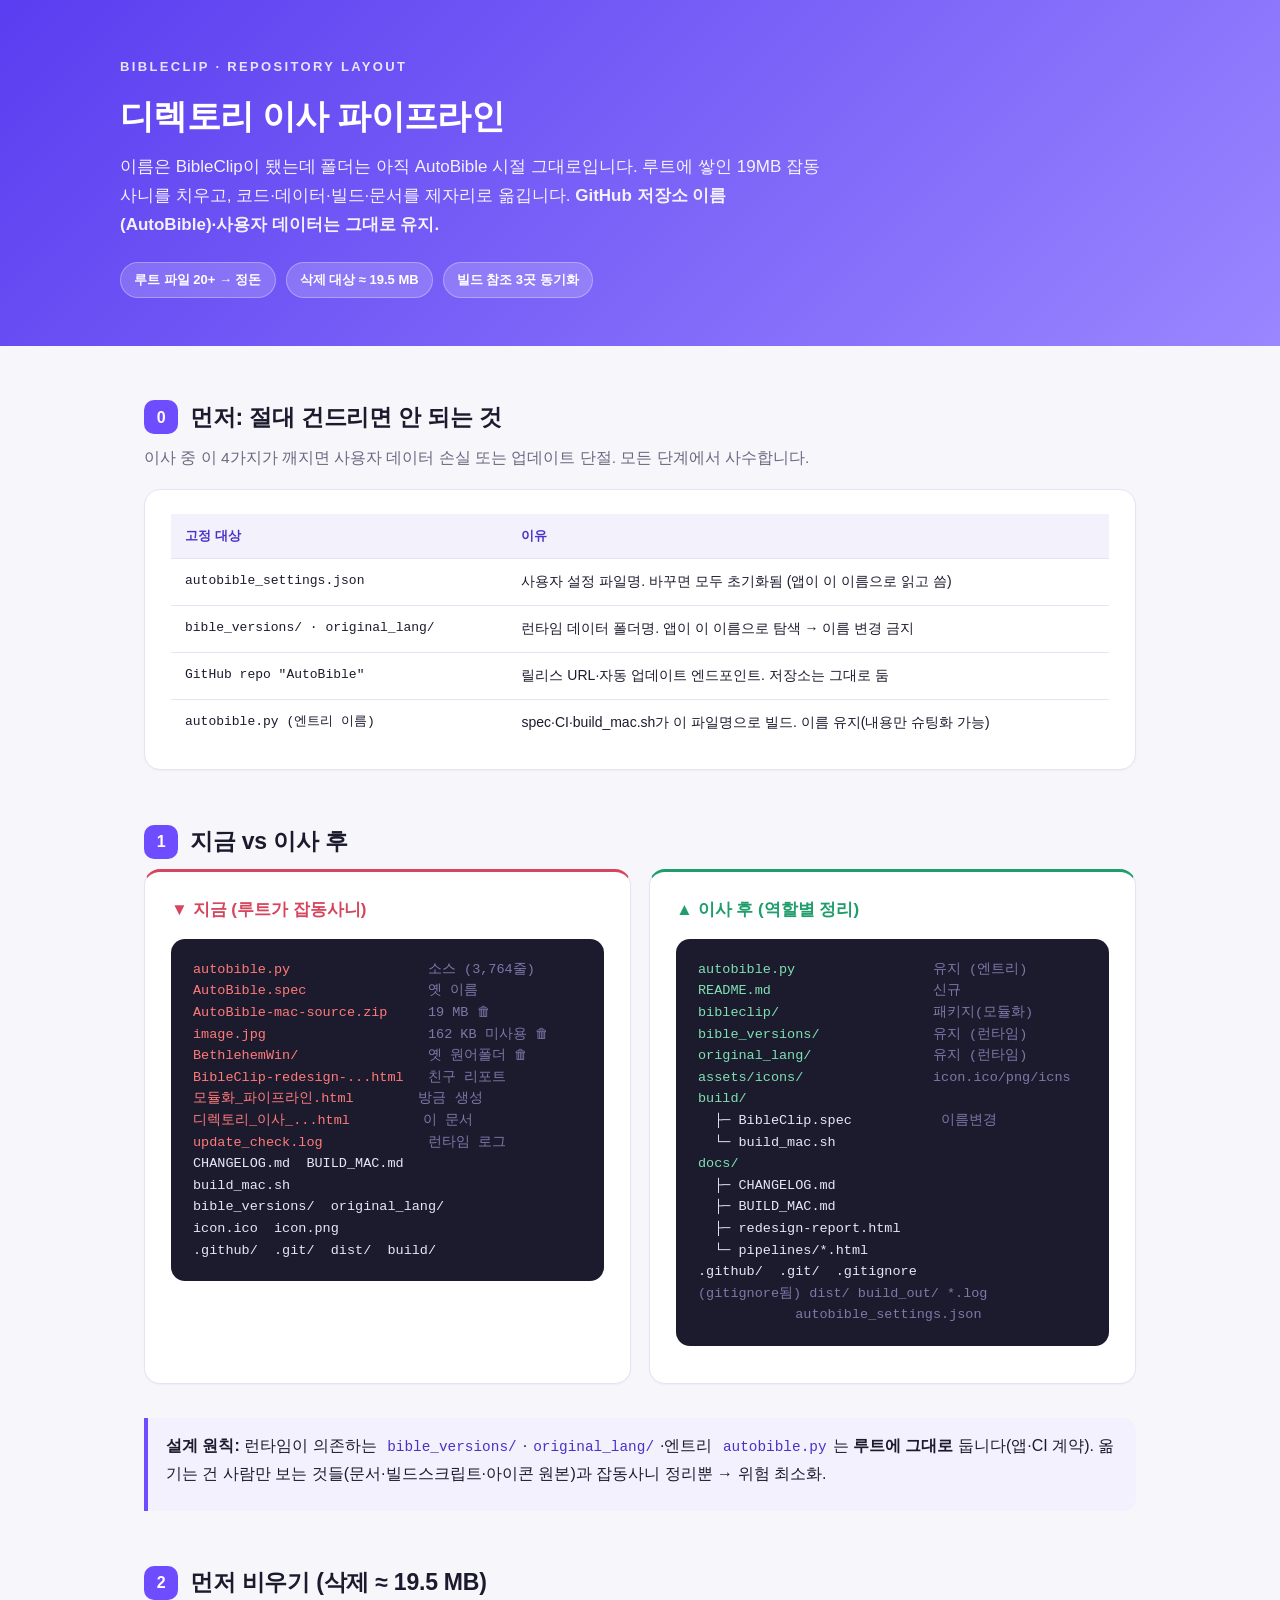
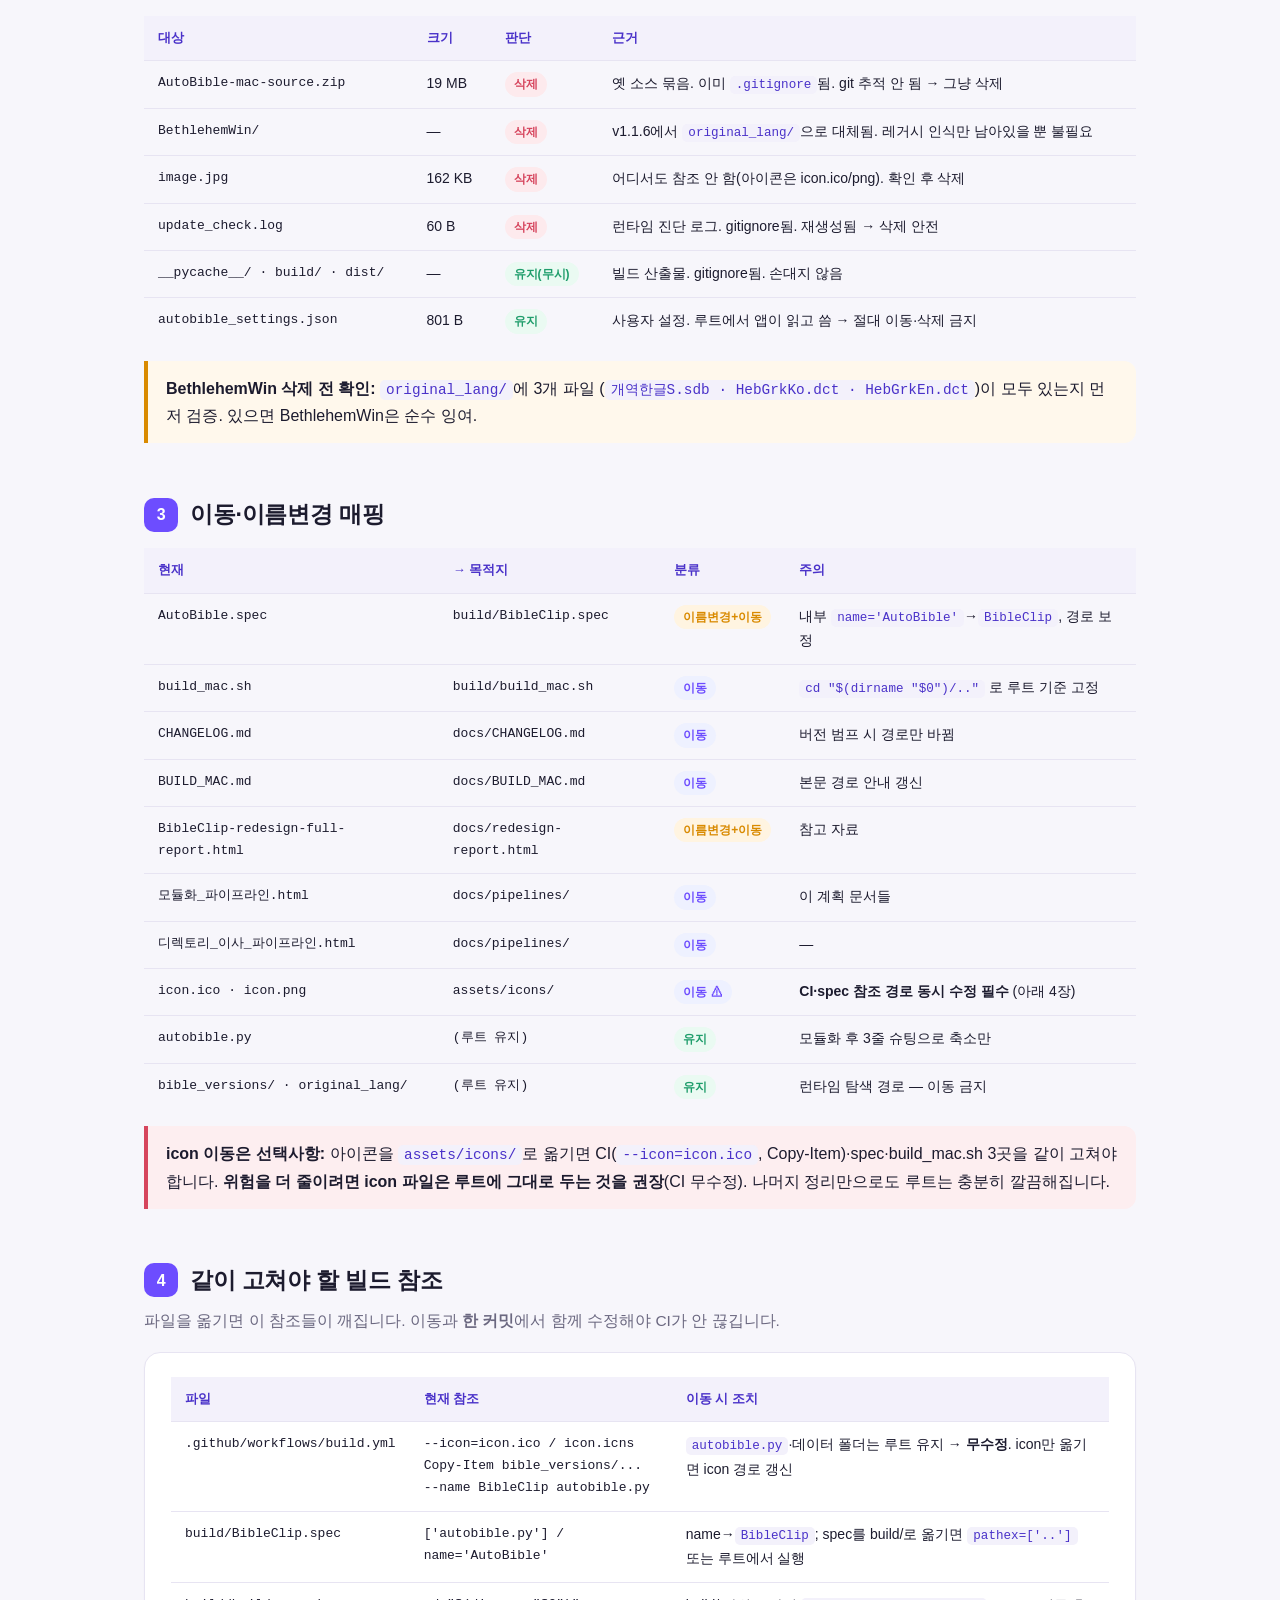
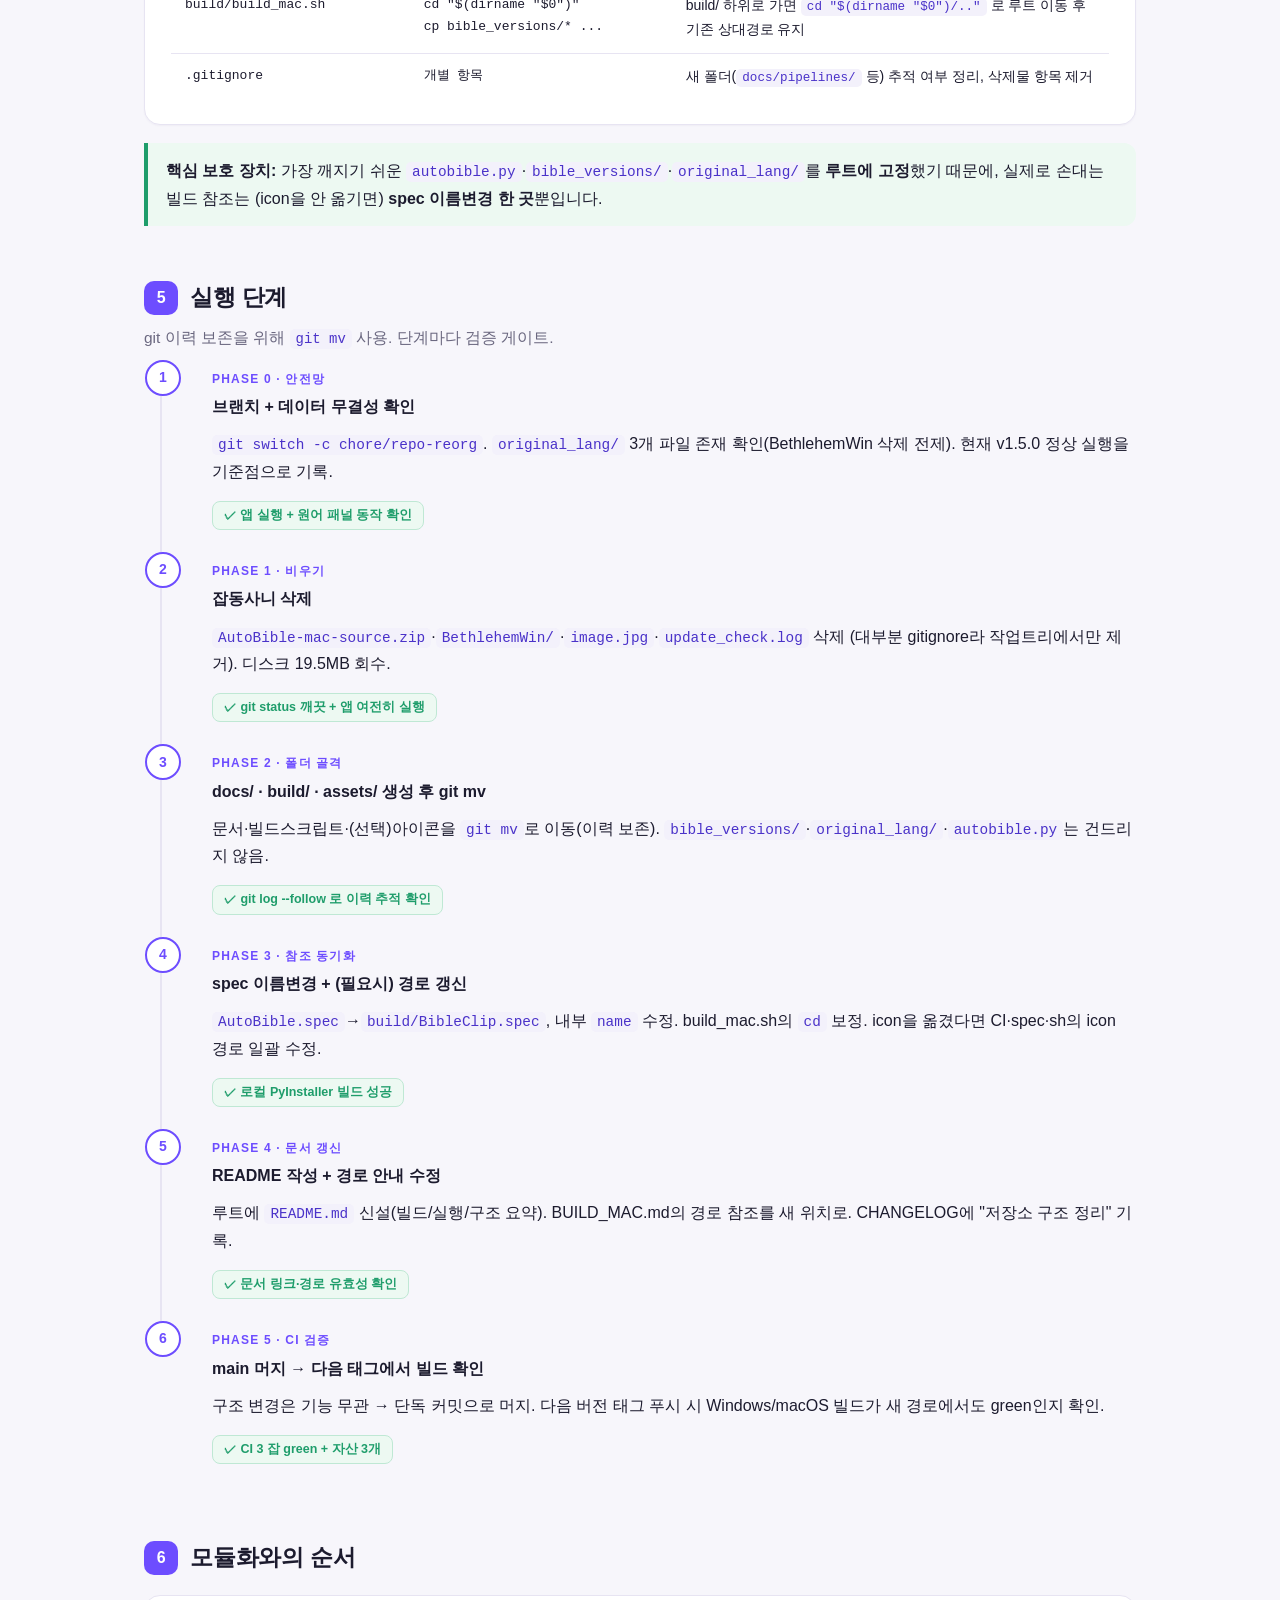
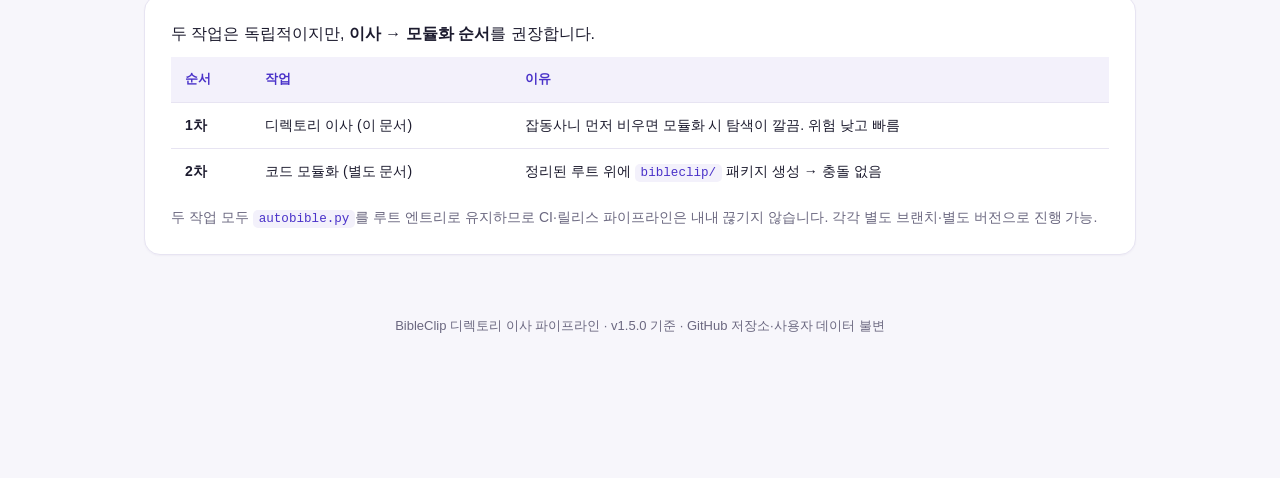
<file: docs/pipelines/디렉토리_이사_파이프라인.html>
<!DOCTYPE html>
<html lang="ko">
<head>
<meta charset="UTF-8">
<meta name="viewport" content="width=device-width, initial-scale=1.0">
<title>BibleClip 디렉토리 이사 파이프라인</title>
<style>
  :root{
    --accent:#6D4DFF; --accent2:#9A86FF; --ink:#1c1b2e; --muted:#6b6880;
    --bg:#f7f6fb; --card:#ffffff; --line:#e7e4f2; --code:#f3f1fb;
    --ok:#1f9d6b; --warn:#d98a00; --danger:#d6455d;
    --mono:'D2Coding','Consolas','SFMono-Regular',Menlo,monospace;
    --sans:'Pretendard','Malgun Gothic','Apple SD Gothic Neo',sans-serif;
  }
  *{box-sizing:border-box}
  body{margin:0;background:var(--bg);color:var(--ink);font-family:var(--sans);line-height:1.7;-webkit-font-smoothing:antialiased;}
  .wrap{max-width:1040px;margin:0 auto;padding:0 24px 120px;}
  header{background:linear-gradient(135deg,#5a3df0 0%,#9A86FF 100%);color:#fff;padding:56px 24px 48px;margin-bottom:40px;}
  header .inner{max-width:1040px;margin:0 auto;}
  header .kicker{font-size:13px;letter-spacing:.18em;text-transform:uppercase;opacity:.85;font-weight:600;}
  header h1{margin:.3em 0 .2em;font-size:34px;font-weight:800;letter-spacing:-.02em;}
  header p{margin:0;font-size:17px;opacity:.92;max-width:700px;}
  header .meta{margin-top:22px;display:flex;gap:10px;flex-wrap:wrap;}
  header .pill{background:rgba(255,255,255,.18);border:1px solid rgba(255,255,255,.3);padding:6px 13px;border-radius:999px;font-size:13px;font-weight:600;}
  h2{font-size:23px;font-weight:800;margin:52px 0 8px;letter-spacing:-.01em;display:flex;align-items:center;gap:12px;}
  h2 .n{display:inline-flex;align-items:center;justify-content:center;width:34px;height:34px;background:var(--accent);color:#fff;border-radius:10px;font-size:16px;flex:0 0 auto;}
  h3{font-size:17px;font-weight:700;margin:30px 0 6px;}
  .lead{color:var(--muted);font-size:15.5px;margin:0 0 8px;}
  p{margin:10px 0;}
  .card{background:var(--card);border:1px solid var(--line);border-radius:16px;padding:24px 26px;margin:18px 0;box-shadow:0 1px 2px rgba(40,30,90,.04);}
  .grid2{display:grid;grid-template-columns:1fr 1fr;gap:18px;}
  @media(max-width:760px){.grid2{grid-template-columns:1fr}.wrap{padding:0 16px 80px}}
  code{font-family:var(--mono);background:var(--code);padding:2px 6px;border-radius:5px;font-size:.9em;color:#4a32c9;}
  pre{font-family:var(--mono);background:#1c1b2e;color:#e8e6f5;padding:20px 22px;border-radius:14px;overflow-x:auto;font-size:13.5px;line-height:1.6;}
  pre .c{color:#7d78a8;} pre .a{color:#b9a8ff;} pre .g{color:#7fe0b0;} pre .y{color:#ffd479;} pre .d{color:#ff8da0;} pre .x{color:#ff7a7a;}
  table{width:100%;border-collapse:collapse;margin:14px 0;font-size:14px;}
  th,td{text-align:left;padding:11px 14px;border-bottom:1px solid var(--line);vertical-align:top;}
  th{background:var(--code);font-weight:700;font-size:13px;color:#4a32c9;}
  tr:last-child td{border-bottom:none;}
  td.mono,th.mono{font-family:var(--mono);font-size:13px;}
  .tag{display:inline-block;padding:2px 9px;border-radius:999px;font-size:12px;font-weight:700;white-space:nowrap;}
  .tag.move{background:#eef1ff;color:var(--accent);} .tag.keep{background:#eafaf2;color:var(--ok);}
  .tag.del{background:#fdeaed;color:var(--danger);} .tag.ren{background:#fff4e1;color:var(--warn);}
  .note{border-left:4px solid var(--accent);background:#f4f1ff;padding:14px 18px;border-radius:0 12px 12px 0;margin:16px 0;}
  .note.warn{border-color:var(--warn);background:#fff8ec;}
  .note.danger{border-color:var(--danger);background:#fdeef0;}
  .note.ok{border-color:var(--ok);background:#edf9f2;}
  .note b{color:var(--ink);}
  ul.steps{list-style:none;padding:0;margin:0;counter-reset:s;}
  ul.steps>li{position:relative;padding:4px 0 22px 50px;border-left:2px solid var(--line);margin-left:16px;}
  ul.steps>li:last-child{border-left:2px solid transparent;}
  ul.steps>li::before{counter-increment:s;content:counter(s);position:absolute;left:-17px;top:0;width:32px;height:32px;background:#fff;border:2px solid var(--accent);color:var(--accent);border-radius:50%;display:flex;align-items:center;justify-content:center;font-weight:800;font-size:14px;}
  ul.steps>li h4{margin:2px 0 6px;font-size:16px;}
  .gate{display:inline-block;background:#edf9f2;color:var(--ok);border:1px solid #bfe8d4;padding:3px 11px;border-radius:8px;font-size:12.5px;font-weight:700;margin-top:6px;}
  .phase{font-size:12px;font-weight:700;letter-spacing:.1em;text-transform:uppercase;color:var(--accent);}
  .legend{display:flex;gap:16px;flex-wrap:wrap;font-size:13px;color:var(--muted);margin:12px 0 0;align-items:center;}
  .legend span{display:inline-flex;align-items:center;gap:6px;}
  footer{color:var(--muted);font-size:13px;text-align:center;margin-top:60px;}
  .col-before{border-top:3px solid var(--danger);}
  .col-after{border-top:3px solid var(--ok);}
</style>
</head>
<body>
<header>
  <div class="inner">
    <div class="kicker">BibleClip · Repository Layout</div>
    <h1>디렉토리 이사 파이프라인</h1>
    <p>이름은 BibleClip이 됐는데 폴더는 아직 AutoBible 시절 그대로입니다. 루트에 쌓인 19MB 잡동사니를 치우고,
       코드·데이터·빌드·문서를 제자리로 옮깁니다. <b>GitHub 저장소 이름(AutoBible)·사용자 데이터는 그대로 유지.</b></p>
    <div class="meta">
      <span class="pill">루트 파일 20+ → 정돈</span>
      <span class="pill">삭제 대상 ≈ 19.5 MB</span>
      <span class="pill">빌드 참조 3곳 동기화</span>
    </div>
  </div>
</header>
<div class="wrap">

<!-- ====== CONSTRAINTS FIRST ====== -->
<h2><span class="n">0</span>먼저: 절대 건드리면 안 되는 것</h2>
<p class="lead">이사 중 이 4가지가 깨지면 사용자 데이터 손실 또는 업데이트 단절. 모든 단계에서 사수합니다.</p>
<div class="card">
  <table style="margin:0">
    <thead><tr><th>고정 대상</th><th>이유</th></tr></thead>
    <tbody>
      <tr><td class="mono">autobible_settings.json</td><td>사용자 설정 파일명. 바꾸면 모두 초기화됨 (앱이 이 이름으로 읽고 씀)</td></tr>
      <tr><td class="mono">bible_versions/ · original_lang/</td><td>런타임 데이터 폴더명. 앱이 이 이름으로 탐색 → 이름 변경 금지</td></tr>
      <tr><td class="mono">GitHub repo "AutoBible"</td><td>릴리스 URL·자동 업데이트 엔드포인트. 저장소는 그대로 둠</td></tr>
      <tr><td class="mono">autobible.py (엔트리 이름)</td><td>spec·CI·build_mac.sh가 이 파일명으로 빌드. 이름 유지(내용만 슈팅화 가능)</td></tr>
    </tbody>
  </table>
</div>

<!-- ====== BEFORE / AFTER ====== -->
<h2><span class="n">1</span>지금 vs 이사 후</h2>
<div class="grid2">
  <div class="card col-before" style="margin-top:0">
    <h3 style="margin-top:0;color:var(--danger)">▼ 지금 (루트가 잡동사니)</h3>
<pre><span class="x">autobible.py</span>                 <span class="c">소스 (3,764줄)</span>
<span class="x">AutoBible.spec</span>               <span class="c">옛 이름</span>
<span class="x">AutoBible-mac-source.zip</span>     <span class="c">19 MB 🗑</span>
<span class="x">image.jpg</span>                    <span class="c">162 KB 미사용 🗑</span>
<span class="x">BethlehemWin/</span>                <span class="c">옛 원어폴더 🗑</span>
<span class="x">BibleClip-redesign-...html</span>   <span class="c">친구 리포트</span>
<span class="x">모듈화_파이프라인.html</span>        <span class="c">방금 생성</span>
<span class="x">디렉토리_이사_...html</span>         <span class="c">이 문서</span>
<span class="x">update_check.log</span>             <span class="c">런타임 로그</span>
CHANGELOG.md  BUILD_MAC.md
build_mac.sh
bible_versions/  original_lang/
icon.ico  icon.png
.github/  .git/  dist/  build/</pre>
  </div>
  <div class="card col-after" style="margin-top:0">
    <h3 style="margin-top:0;color:var(--ok)">▲ 이사 후 (역할별 정리)</h3>
<pre><span class="g">autobible.py</span>                 <span class="c">유지 (엔트리)</span>
<span class="g">README.md</span>                    <span class="c">신규</span>
<span class="g">bibleclip/</span>                   <span class="c">패키지(모듈화)</span>
<span class="g">bible_versions/</span>              <span class="c">유지 (런타임)</span>
<span class="g">original_lang/</span>               <span class="c">유지 (런타임)</span>
<span class="g">assets/icons/</span>                <span class="c">icon.ico/png/icns</span>
<span class="g">build/</span>
  ├─ BibleClip.spec           <span class="c">이름변경</span>
  └─ build_mac.sh
<span class="g">docs/</span>
  ├─ CHANGELOG.md
  ├─ BUILD_MAC.md
  ├─ redesign-report.html
  └─ pipelines/*.html
.github/  .git/  .gitignore
<span class="c">(gitignore됨) dist/ build_out/ *.log
            autobible_settings.json</span></pre>
  </div>
</div>
<div class="note"><b>설계 원칙:</b> 런타임이 의존하는 <code>bible_versions/</code>·<code>original_lang/</code>·엔트리 <code>autobible.py</code>는
  <b>루트에 그대로</b> 둡니다(앱·CI 계약). 옮기는 건 사람만 보는 것들(문서·빌드스크립트·아이콘 원본)과 잡동사니 정리뿐 → 위험 최소화.</p></div>

<!-- ====== CLEANUP ====== -->
<h2><span class="n">2</span>먼저 비우기 (삭제 ≈ 19.5 MB)</h2>
<table>
  <thead><tr><th>대상</th><th>크기</th><th>판단</th><th>근거</th></tr></thead>
  <tbody>
    <tr><td class="mono">AutoBible-mac-source.zip</td><td>19 MB</td><td><span class="tag del">삭제</span></td>
        <td>옛 소스 묶음. 이미 <code>.gitignore</code>됨. git 추적 안 됨 → 그냥 삭제</td></tr>
    <tr><td class="mono">BethlehemWin/</td><td>—</td><td><span class="tag del">삭제</span></td>
        <td>v1.1.6에서 <code>original_lang/</code>으로 대체됨. 레거시 인식만 남아있을 뿐 불필요</td></tr>
    <tr><td class="mono">image.jpg</td><td>162 KB</td><td><span class="tag del">삭제</span></td>
        <td>어디서도 참조 안 함(아이콘은 icon.ico/png). 확인 후 삭제</td></tr>
    <tr><td class="mono">update_check.log</td><td>60 B</td><td><span class="tag del">삭제</span></td>
        <td>런타임 진단 로그. gitignore됨. 재생성됨 → 삭제 안전</td></tr>
    <tr><td class="mono">__pycache__/ · build/ · dist/</td><td>—</td><td><span class="tag keep">유지(무시)</span></td>
        <td>빌드 산출물. gitignore됨. 손대지 않음</td></tr>
    <tr><td class="mono">autobible_settings.json</td><td>801 B</td><td><span class="tag keep">유지</span></td>
        <td>사용자 설정. 루트에서 앱이 읽고 씀 → 절대 이동·삭제 금지</td></tr>
  </tbody>
</table>
<div class="note warn" style="margin-bottom:0"><b>BethlehemWin 삭제 전 확인:</b> <code>original_lang/</code>에 3개 파일
  (<code>개역한글S.sdb · HebGrkKo.dct · HebGrkEn.dct</code>)이 모두 있는지 먼저 검증. 있으면 BethlehemWin은 순수 잉여.</div>

<!-- ====== MOVE TABLE ====== -->
<h2><span class="n">3</span>이동·이름변경 매핑</h2>
<table>
  <thead><tr><th>현재</th><th>→ 목적지</th><th>분류</th><th>주의</th></tr></thead>
  <tbody>
    <tr><td class="mono">AutoBible.spec</td><td class="mono">build/BibleClip.spec</td><td><span class="tag ren">이름변경+이동</span></td><td>내부 <code>name='AutoBible'</code>→<code>BibleClip</code>, 경로 보정</td></tr>
    <tr><td class="mono">build_mac.sh</td><td class="mono">build/build_mac.sh</td><td><span class="tag move">이동</span></td><td><code>cd "$(dirname "$0")/.."</code> 로 루트 기준 고정</td></tr>
    <tr><td class="mono">CHANGELOG.md</td><td class="mono">docs/CHANGELOG.md</td><td><span class="tag move">이동</span></td><td>버전 범프 시 경로만 바뀜</td></tr>
    <tr><td class="mono">BUILD_MAC.md</td><td class="mono">docs/BUILD_MAC.md</td><td><span class="tag move">이동</span></td><td>본문 경로 안내 갱신</td></tr>
    <tr><td class="mono">BibleClip-redesign-full-report.html</td><td class="mono">docs/redesign-report.html</td><td><span class="tag ren">이름변경+이동</span></td><td>참고 자료</td></tr>
    <tr><td class="mono">모듈화_파이프라인.html</td><td class="mono">docs/pipelines/</td><td><span class="tag move">이동</span></td><td>이 계획 문서들</td></tr>
    <tr><td class="mono">디렉토리_이사_파이프라인.html</td><td class="mono">docs/pipelines/</td><td><span class="tag move">이동</span></td><td>—</td></tr>
    <tr><td class="mono">icon.ico · icon.png</td><td class="mono">assets/icons/</td><td><span class="tag move">이동 ⚠</span></td><td><b>CI·spec 참조 경로 동시 수정 필수</b> (아래 4장)</td></tr>
    <tr><td class="mono">autobible.py</td><td class="mono">(루트 유지)</td><td><span class="tag keep">유지</span></td><td>모듈화 후 3줄 슈팅으로 축소만</td></tr>
    <tr><td class="mono">bible_versions/ · original_lang/</td><td class="mono">(루트 유지)</td><td><span class="tag keep">유지</span></td><td>런타임 탐색 경로 — 이동 금지</td></tr>
  </tbody>
</table>
<div class="note danger" style="margin-bottom:0"><b>icon 이동은 선택사항:</b> 아이콘을 <code>assets/icons/</code>로 옮기면
  CI(<code>--icon=icon.ico</code>, Copy-Item)·spec·build_mac.sh 3곳을 같이 고쳐야 합니다.
  <b>위험을 더 줄이려면 icon 파일은 루트에 그대로 두는 것을 권장</b>(CI 무수정). 나머지 정리만으로도 루트는 충분히 깔끔해집니다.</div>

<!-- ====== REFERENCE SYNC ====== -->
<h2><span class="n">4</span>같이 고쳐야 할 빌드 참조</h2>
<p class="lead">파일을 옮기면 이 참조들이 깨집니다. 이동과 <b>한 커밋</b>에서 함께 수정해야 CI가 안 끊깁니다.</p>
<div class="card">
  <table style="margin:0">
    <thead><tr><th>파일</th><th>현재 참조</th><th>이동 시 조치</th></tr></thead>
    <tbody>
      <tr><td class="mono">.github/workflows/build.yml</td>
          <td class="mono">--icon=icon.ico / icon.icns<br>Copy-Item bible_versions/...<br>--name BibleClip autobible.py</td>
          <td><code>autobible.py</code>·데이터 폴더는 루트 유지 → <b>무수정</b>. icon만 옮기면 icon 경로 갱신</td></tr>
      <tr><td class="mono">build/BibleClip.spec</td>
          <td class="mono">['autobible.py'] / name='AutoBible'</td>
          <td>name→<code>BibleClip</code>; spec를 build/로 옮기면 <code>pathex=['..']</code> 또는 루트에서 실행</td></tr>
      <tr><td class="mono">build/build_mac.sh</td>
          <td class="mono">cd "$(dirname "$0")"<br>cp bible_versions/* ...</td>
          <td>build/ 하위로 가면 <code>cd "$(dirname "$0")/.."</code> 로 루트 이동 후 기존 상대경로 유지</td></tr>
      <tr><td class="mono">.gitignore</td>
          <td class="mono">개별 항목</td>
          <td>새 폴더(<code>docs/pipelines/</code> 등) 추적 여부 정리, 삭제물 항목 제거</td></tr>
    </tbody>
  </table>
</div>
<div class="note ok" style="margin-bottom:0"><b>핵심 보호 장치:</b> 가장 깨지기 쉬운
  <code>autobible.py</code>·<code>bible_versions/</code>·<code>original_lang/</code>를 <b>루트에 고정</b>했기 때문에,
  실제로 손대는 빌드 참조는 (icon을 안 옮기면) <b>spec 이름변경 한 곳</b>뿐입니다.</div>

<!-- ====== STEPS ====== -->
<h2><span class="n">5</span>실행 단계</h2>
<p class="lead">git 이력 보존을 위해 <code>git mv</code> 사용. 단계마다 검증 게이트.</p>
<ul class="steps">
  <li>
    <span class="phase">Phase 0 · 안전망</span>
    <h4>브랜치 + 데이터 무결성 확인</h4>
    <p><code>git switch -c chore/repo-reorg</code>. <code>original_lang/</code> 3개 파일 존재 확인(BethlehemWin 삭제 전제).
       현재 v1.5.0 정상 실행을 기준점으로 기록.</p>
    <span class="gate">✓ 앱 실행 + 원어 패널 동작 확인</span>
  </li>
  <li>
    <span class="phase">Phase 1 · 비우기</span>
    <h4>잡동사니 삭제</h4>
    <p><code>AutoBible-mac-source.zip</code>·<code>BethlehemWin/</code>·<code>image.jpg</code>·<code>update_check.log</code> 삭제
       (대부분 gitignore라 작업트리에서만 제거). 디스크 19.5MB 회수.</p>
    <span class="gate">✓ git status 깨끗 + 앱 여전히 실행</span>
  </li>
  <li>
    <span class="phase">Phase 2 · 폴더 골격</span>
    <h4>docs/ · build/ · assets/ 생성 후 git mv</h4>
    <p>문서·빌드스크립트·(선택)아이콘을 <code>git mv</code>로 이동(이력 보존).
       <code>bible_versions/</code>·<code>original_lang/</code>·<code>autobible.py</code>는 건드리지 않음.</p>
    <span class="gate">✓ git log --follow 로 이력 추적 확인</span>
  </li>
  <li>
    <span class="phase">Phase 3 · 참조 동기화</span>
    <h4>spec 이름변경 + (필요시) 경로 갱신</h4>
    <p><code>AutoBible.spec</code>→<code>build/BibleClip.spec</code>, 내부 <code>name</code> 수정.
       build_mac.sh의 <code>cd</code> 보정. icon을 옮겼다면 CI·spec·sh의 icon 경로 일괄 수정.</p>
    <span class="gate">✓ 로컬 PyInstaller 빌드 성공</span>
  </li>
  <li>
    <span class="phase">Phase 4 · 문서 갱신</span>
    <h4>README 작성 + 경로 안내 수정</h4>
    <p>루트에 <code>README.md</code> 신설(빌드/실행/구조 요약). BUILD_MAC.md의 경로 참조를 새 위치로.
       CHANGELOG에 "저장소 구조 정리" 기록.</p>
    <span class="gate">✓ 문서 링크·경로 유효성 확인</span>
  </li>
  <li>
    <span class="phase">Phase 5 · CI 검증</span>
    <h4>main 머지 → 다음 태그에서 빌드 확인</h4>
    <p>구조 변경은 기능 무관 → 단독 커밋으로 머지. 다음 버전 태그 푸시 시 Windows/macOS 빌드가
       새 경로에서도 green인지 확인.</p>
    <span class="gate">✓ CI 3 잡 green + 자산 3개</span>
  </li>
</ul>

<!-- ====== ORDER WITH MODULARIZATION ====== -->
<h2><span class="n">6</span>모듈화와의 순서</h2>
<div class="card">
  <p style="margin-top:0">두 작업은 독립적이지만, <b>이사 → 모듈화 순서</b>를 권장합니다.</p>
  <table style="margin:0">
    <thead><tr><th>순서</th><th>작업</th><th>이유</th></tr></thead>
    <tbody>
      <tr><td><b>1차</b></td><td>디렉토리 이사 (이 문서)</td><td>잡동사니 먼저 비우면 모듈화 시 탐색이 깔끔. 위험 낮고 빠름</td></tr>
      <tr><td><b>2차</b></td><td>코드 모듈화 (별도 문서)</td><td>정리된 루트 위에 <code>bibleclip/</code> 패키지 생성 → 충돌 없음</td></tr>
    </tbody>
  </table>
  <p style="margin-bottom:0;color:var(--muted);font-size:14px">두 작업 모두 <code>autobible.py</code>를 루트 엔트리로 유지하므로 CI·릴리스 파이프라인은
    내내 끊기지 않습니다. 각각 별도 브랜치·별도 버전으로 진행 가능.</p>
</div>

<footer>BibleClip 디렉토리 이사 파이프라인 · v1.5.0 기준 · GitHub 저장소·사용자 데이터 불변</footer>
</div>
</body>
</html>
</file>
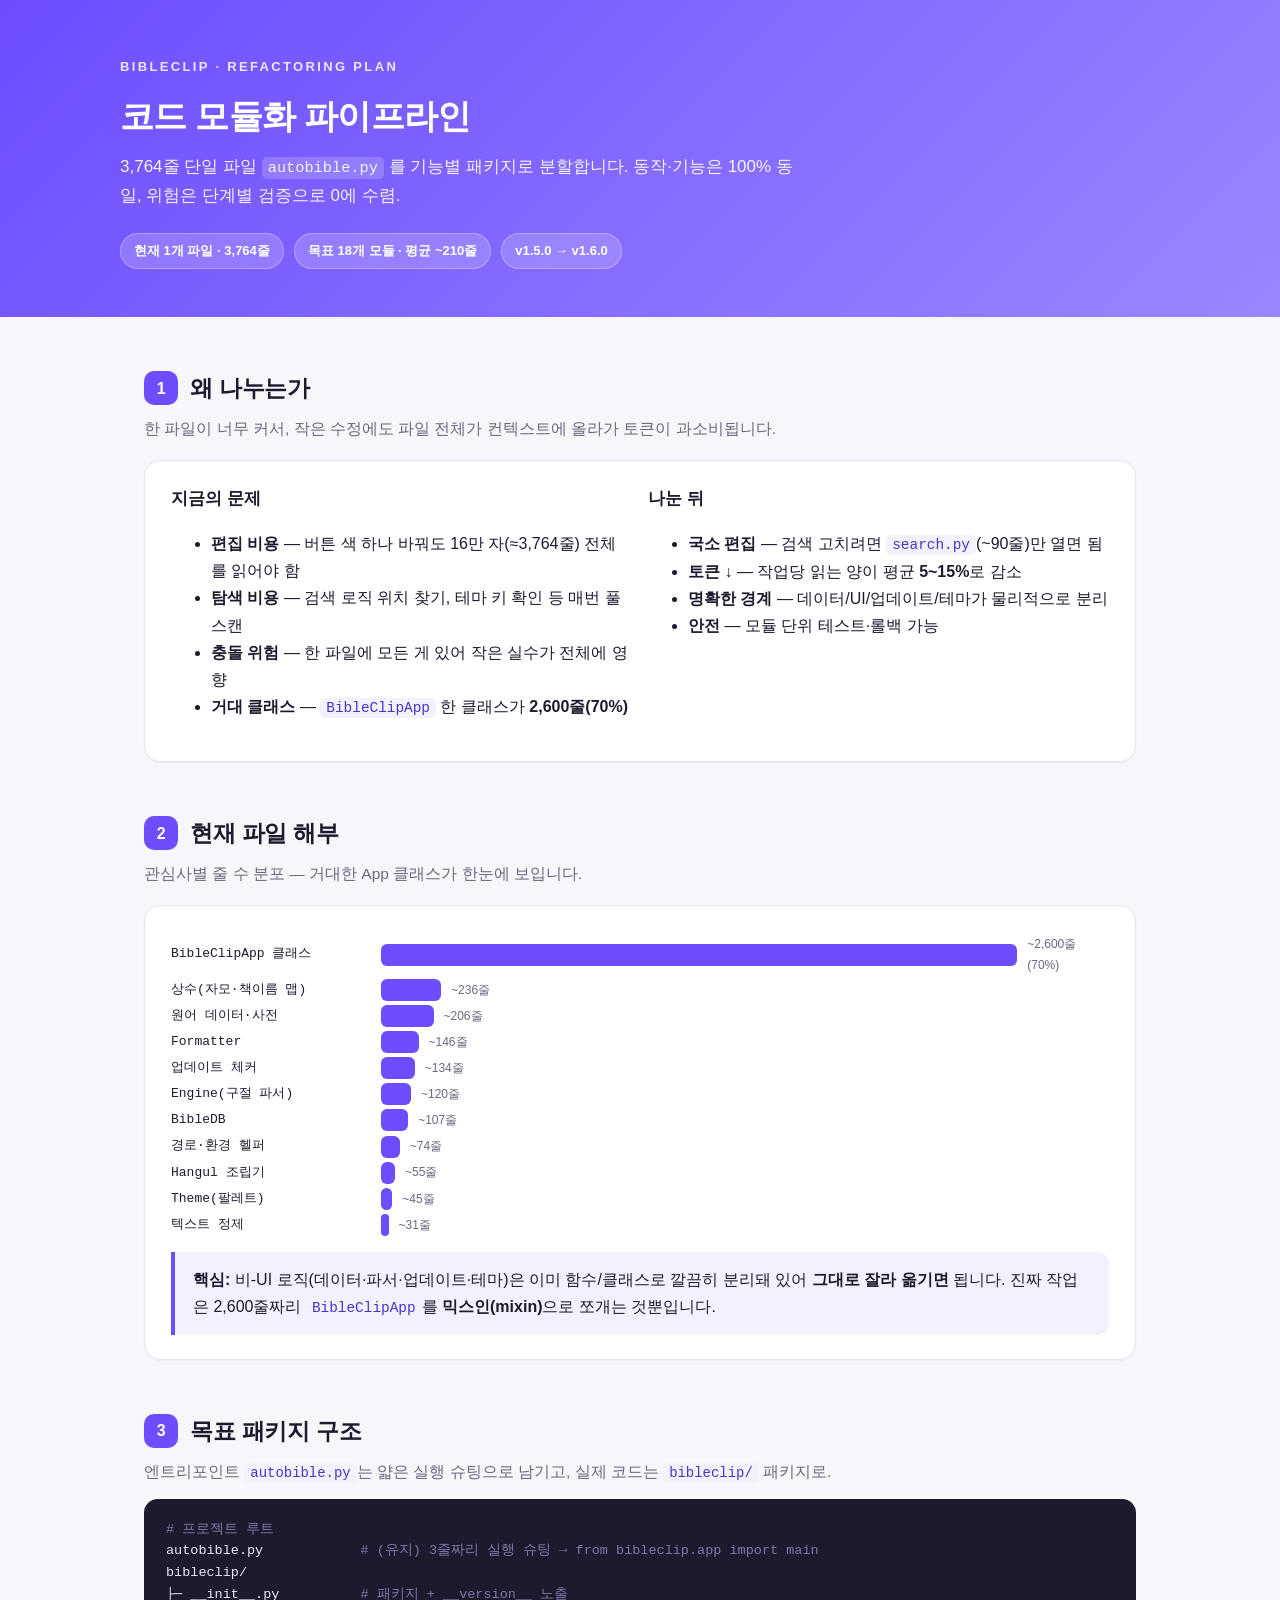
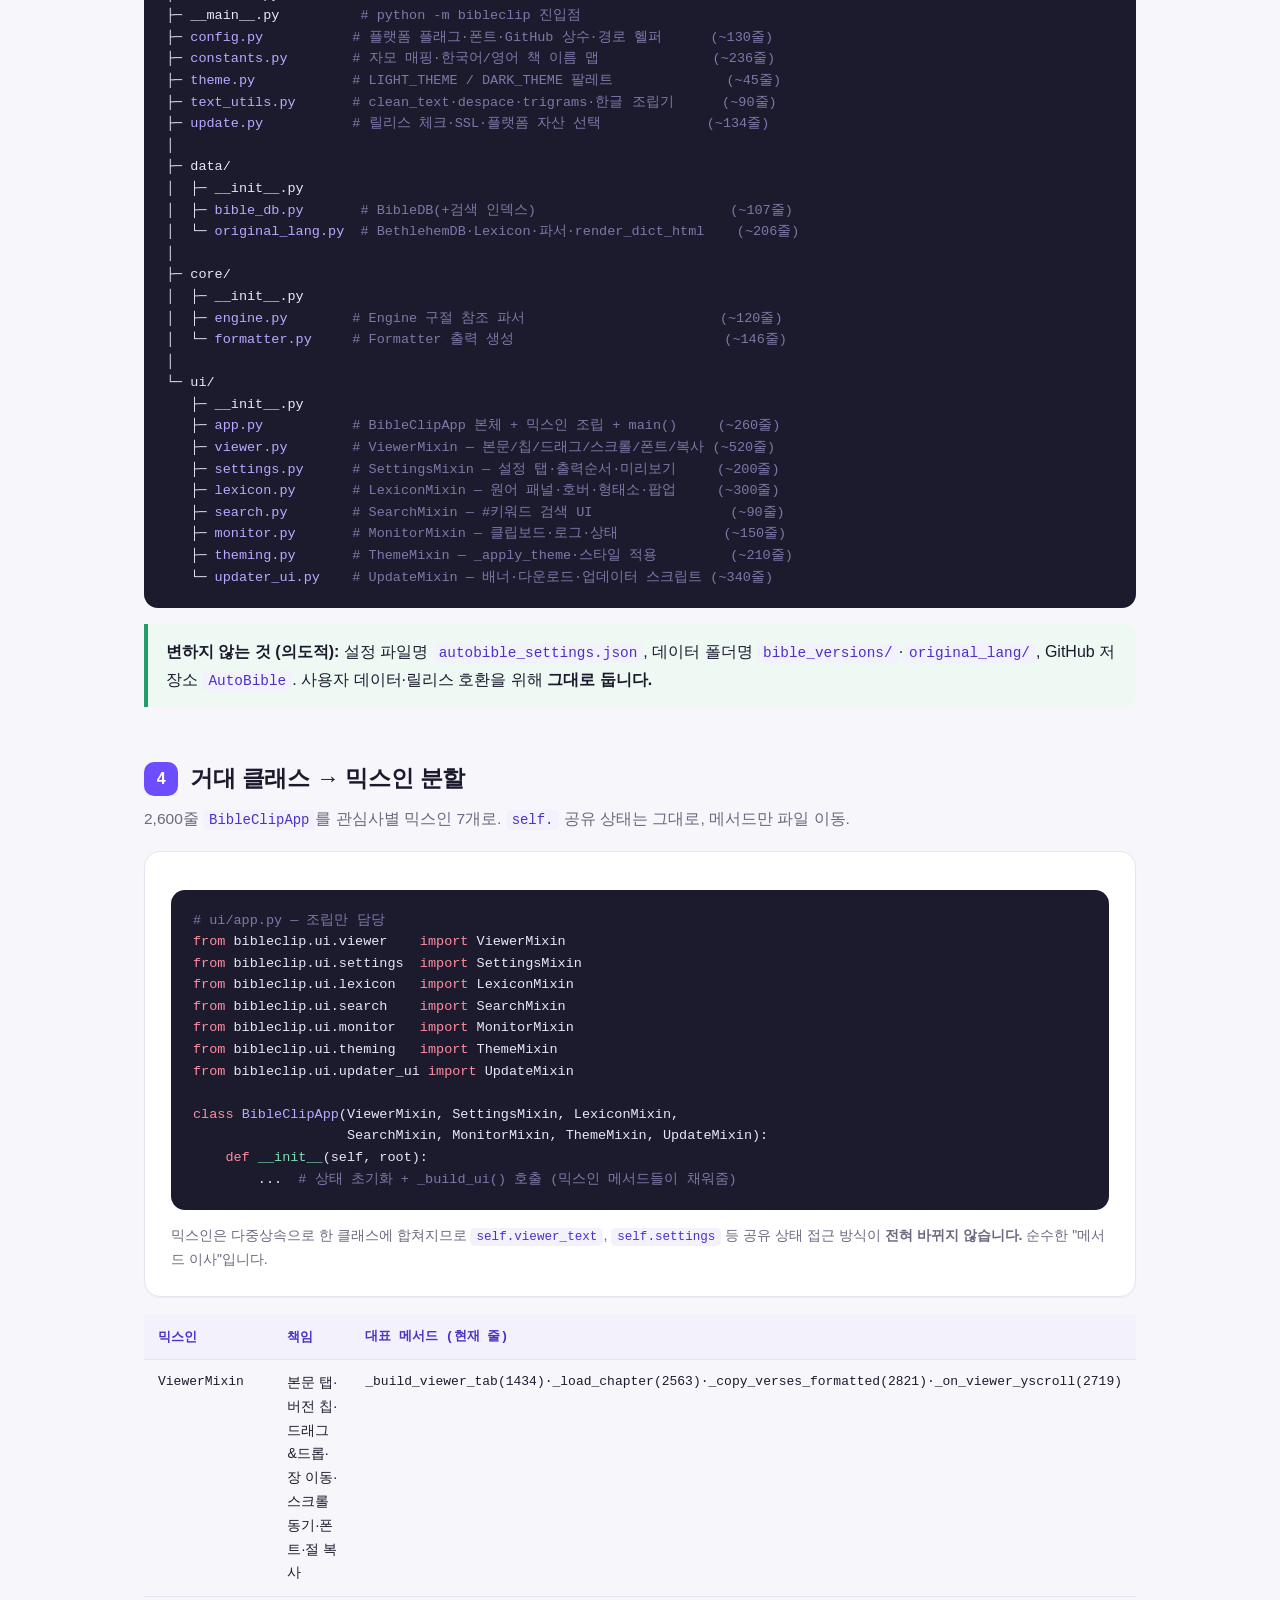
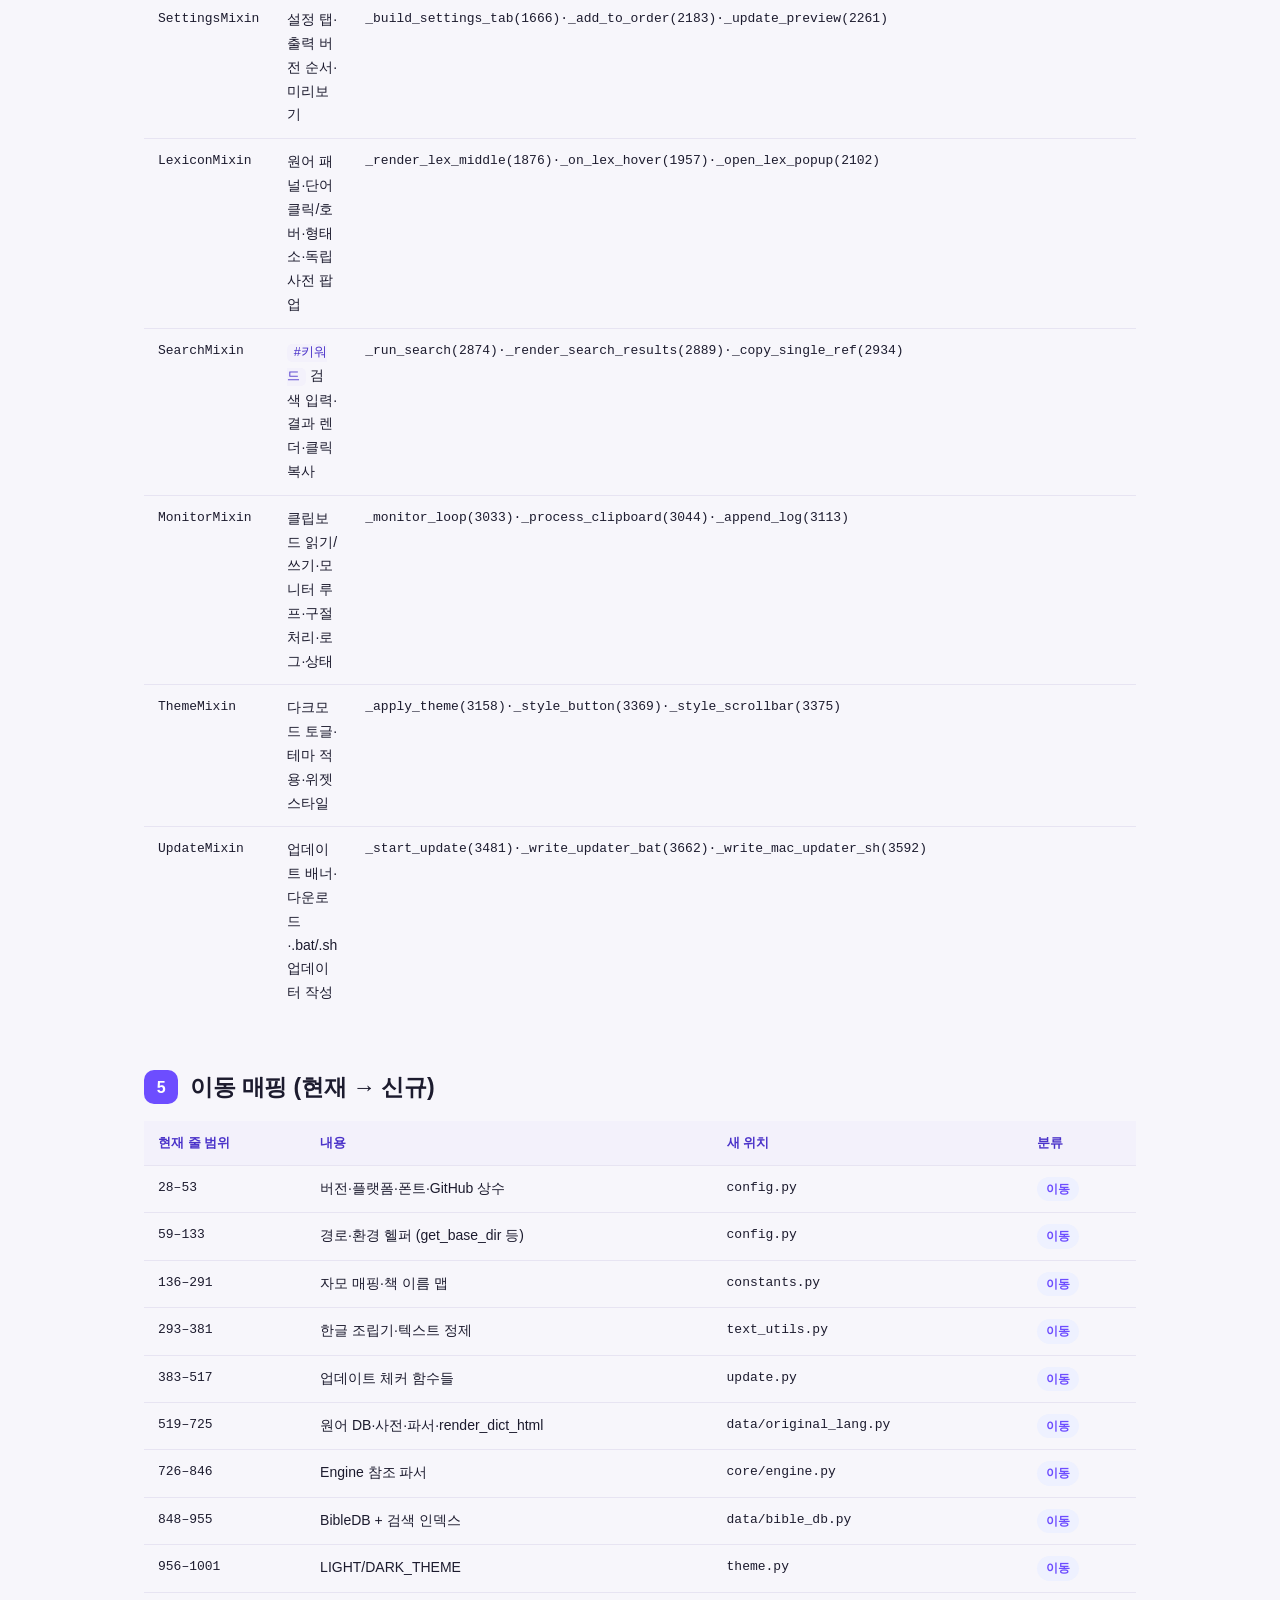
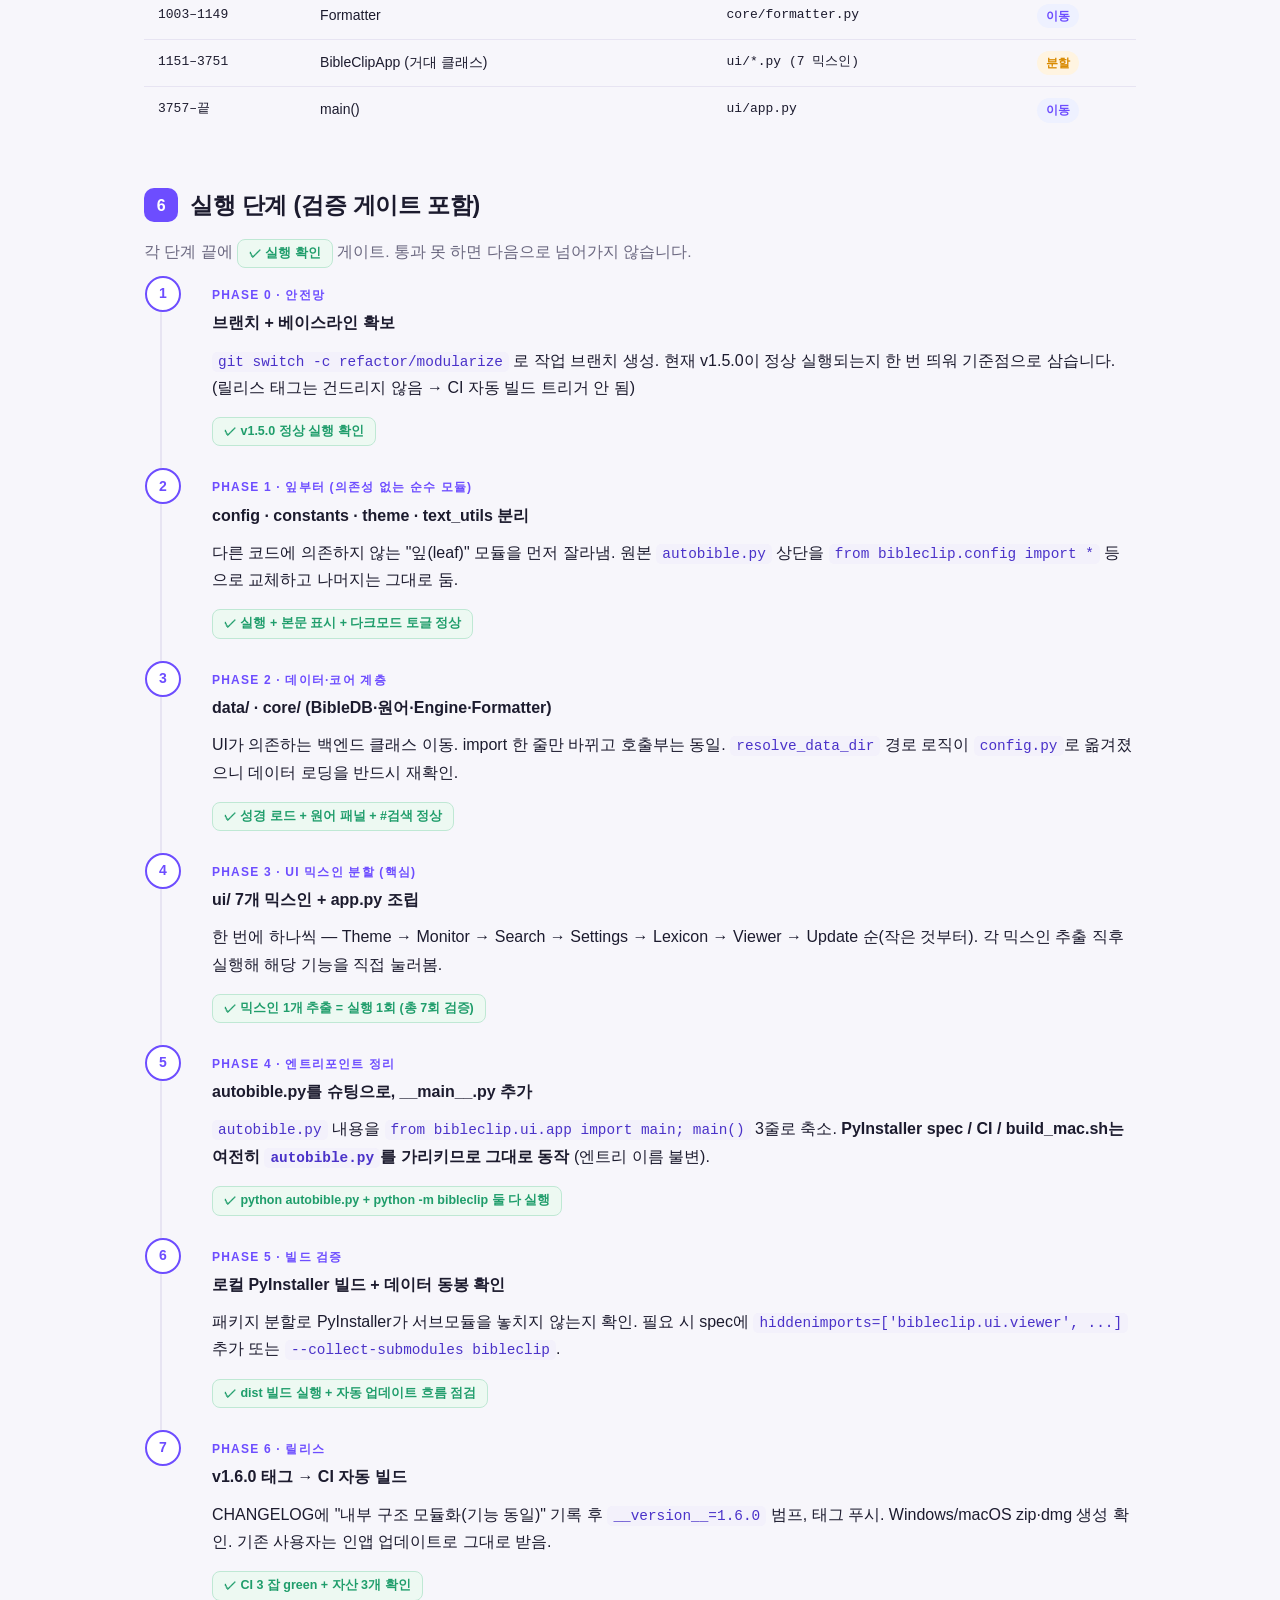
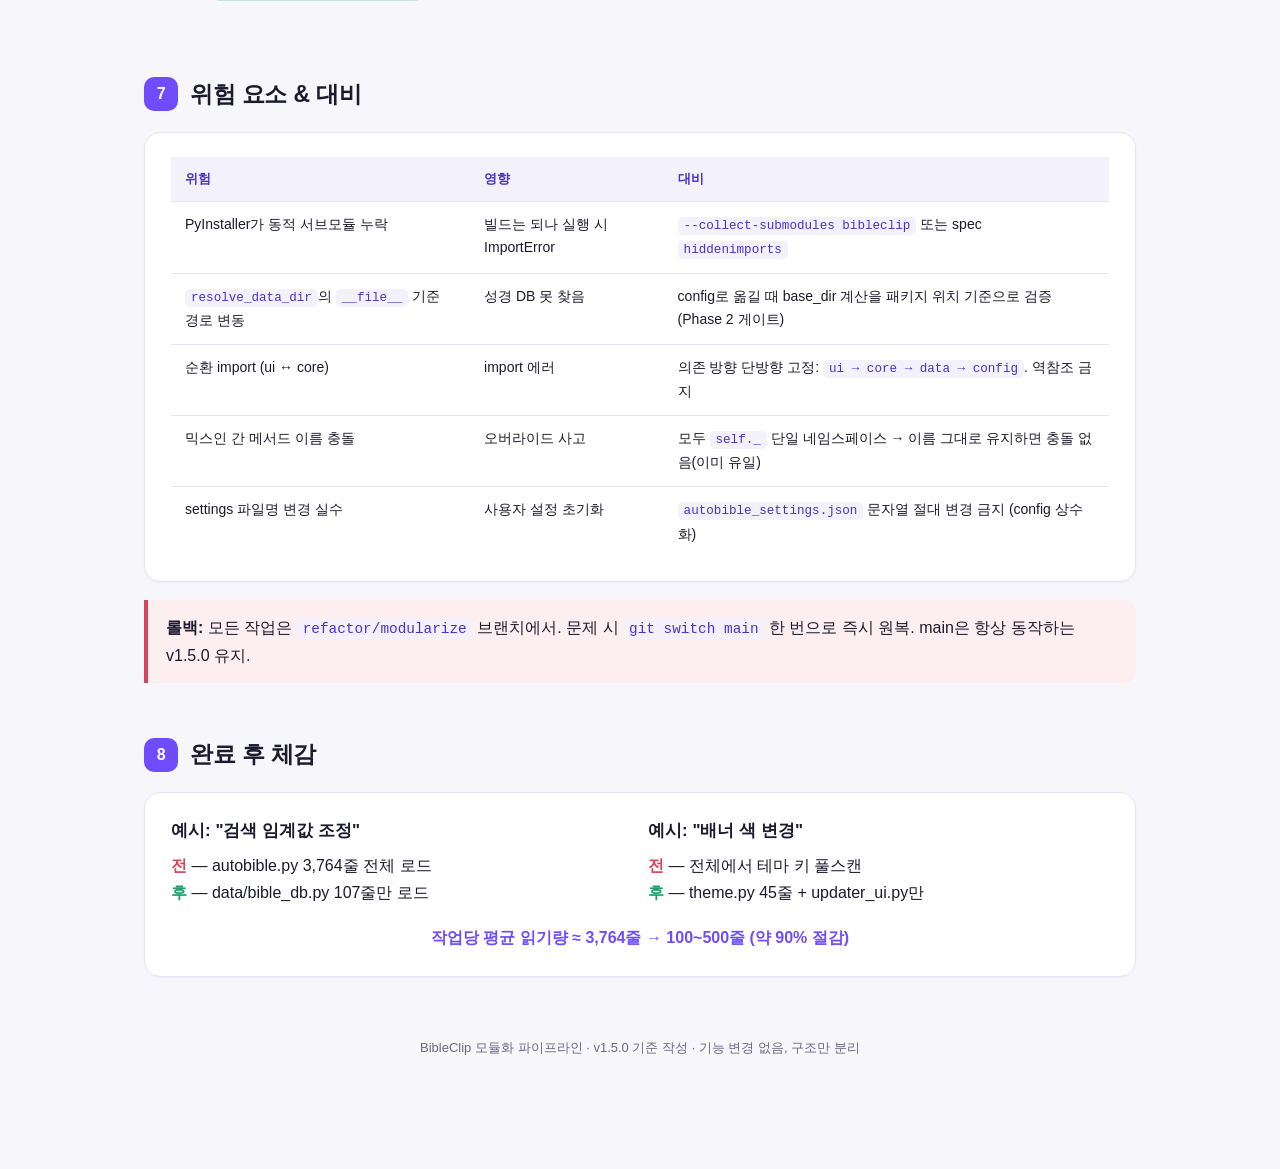
<file: docs/pipelines/모듈화_파이프라인.html>
<!DOCTYPE html>
<html lang="ko">
<head>
<meta charset="UTF-8">
<meta name="viewport" content="width=device-width, initial-scale=1.0">
<title>BibleClip 모듈화 파이프라인</title>
<style>
  :root{
    --accent:#6D4DFF; --accent2:#9A86FF; --ink:#1c1b2e; --muted:#6b6880;
    --bg:#f7f6fb; --card:#ffffff; --line:#e7e4f2; --code:#f3f1fb;
    --ok:#1f9d6b; --warn:#d98a00; --danger:#d6455d;
    --mono:'D2Coding','Consolas','SFMono-Regular',Menlo,monospace;
    --sans:'Pretendard','Malgun Gothic','Apple SD Gothic Neo',sans-serif;
  }
  *{box-sizing:border-box}
  body{margin:0;background:var(--bg);color:var(--ink);font-family:var(--sans);line-height:1.7;
       -webkit-font-smoothing:antialiased;}
  .wrap{max-width:1040px;margin:0 auto;padding:0 24px 120px;}
  header{background:linear-gradient(135deg,#6D4DFF 0%,#9A86FF 100%);color:#fff;
         padding:56px 24px 48px;margin-bottom:40px;}
  header .inner{max-width:1040px;margin:0 auto;}
  header .kicker{font-size:13px;letter-spacing:.18em;text-transform:uppercase;opacity:.85;font-weight:600;}
  header h1{margin:.3em 0 .2em;font-size:34px;font-weight:800;letter-spacing:-.02em;}
  header p{margin:0;font-size:17px;opacity:.92;max-width:680px;}
  header .meta{margin-top:22px;display:flex;gap:10px;flex-wrap:wrap;}
  header .pill{background:rgba(255,255,255,.18);border:1px solid rgba(255,255,255,.3);
        padding:6px 13px;border-radius:999px;font-size:13px;font-weight:600;}
  h2{font-size:23px;font-weight:800;margin:52px 0 8px;letter-spacing:-.01em;
     display:flex;align-items:center;gap:12px;}
  h2 .n{display:inline-flex;align-items:center;justify-content:center;width:34px;height:34px;
        background:var(--accent);color:#fff;border-radius:10px;font-size:16px;flex:0 0 auto;}
  h3{font-size:17px;font-weight:700;margin:30px 0 6px;color:var(--ink);}
  .lead{color:var(--muted);font-size:15.5px;margin:0 0 8px;}
  p{margin:10px 0;}
  .card{background:var(--card);border:1px solid var(--line);border-radius:16px;padding:24px 26px;
        margin:18px 0;box-shadow:0 1px 2px rgba(40,30,90,.04);}
  .grid2{display:grid;grid-template-columns:1fr 1fr;gap:16px;}
  @media(max-width:760px){.grid2{grid-template-columns:1fr}.wrap{padding:0 16px 80px}}
  code{font-family:var(--mono);background:var(--code);padding:2px 6px;border-radius:5px;font-size:.9em;color:#4a32c9;}
  pre{font-family:var(--mono);background:#1c1b2e;color:#e8e6f5;padding:20px 22px;border-radius:14px;
      overflow-x:auto;font-size:13.5px;line-height:1.6;}
  pre .c{color:#7d78a8;} pre .a{color:#b9a8ff;} pre .g{color:#7fe0b0;} pre .y{color:#ffd479;} pre .d{color:#ff8da0;}
  table{width:100%;border-collapse:collapse;margin:14px 0;font-size:14px;}
  th,td{text-align:left;padding:11px 14px;border-bottom:1px solid var(--line);vertical-align:top;}
  th{background:var(--code);font-weight:700;font-size:13px;color:#4a32c9;}
  tr:last-child td{border-bottom:none;}
  td.mono,th.mono{font-family:var(--mono);font-size:13px;}
  .tag{display:inline-block;padding:2px 9px;border-radius:999px;font-size:12px;font-weight:700;}
  .tag.new{background:#eafaf2;color:var(--ok);} .tag.keep{background:#eef1ff;color:var(--accent);}
  .tag.split{background:#fff4e1;color:var(--warn);} .tag.del{background:#fdeaed;color:var(--danger);}
  .bar{height:22px;border-radius:6px;background:var(--accent);display:inline-block;vertical-align:middle;}
  .barwrap{display:flex;align-items:center;gap:10px;margin:4px 0;}
  .barwrap .lbl{font-size:13px;width:200px;flex:0 0 auto;font-family:var(--mono);}
  .barwrap .num{font-size:12px;color:var(--muted);}
  .note{border-left:4px solid var(--accent);background:#f4f1ff;padding:14px 18px;border-radius:0 12px 12px 0;margin:16px 0;}
  .note.warn{border-color:var(--warn);background:#fff8ec;}
  .note.danger{border-color:var(--danger);background:#fdeef0;}
  .note.ok{border-color:var(--ok);background:#edf9f2;}
  .note b{color:var(--ink);}
  ul.steps{list-style:none;padding:0;margin:0;counter-reset:s;}
  ul.steps>li{position:relative;padding:4px 0 22px 50px;border-left:2px solid var(--line);margin-left:16px;}
  ul.steps>li:last-child{border-left:2px solid transparent;}
  ul.steps>li::before{counter-increment:s;content:counter(s);position:absolute;left:-17px;top:0;
       width:32px;height:32px;background:#fff;border:2px solid var(--accent);color:var(--accent);
       border-radius:50%;display:flex;align-items:center;justify-content:center;font-weight:800;font-size:14px;}
  ul.steps>li h4{margin:2px 0 6px;font-size:16px;}
  .gate{display:inline-block;background:#edf9f2;color:var(--ok);border:1px solid #bfe8d4;
        padding:3px 11px;border-radius:8px;font-size:12.5px;font-weight:700;margin-top:6px;}
  .phase{font-size:12px;font-weight:700;letter-spacing:.1em;text-transform:uppercase;color:var(--accent);}
  .legend{display:flex;gap:14px;flex-wrap:wrap;font-size:13px;color:var(--muted);margin:10px 0 0;}
  .legend span{display:inline-flex;align-items:center;gap:6px;}
  .dot{width:11px;height:11px;border-radius:3px;display:inline-block;}
  footer{color:var(--muted);font-size:13px;text-align:center;margin-top:60px;}
</style>
</head>
<body>
<header>
  <div class="inner">
    <div class="kicker">BibleClip · Refactoring Plan</div>
    <h1>코드 모듈화 파이프라인</h1>
    <p>3,764줄 단일 파일 <code style="background:rgba(255,255,255,.2);color:#fff">autobible.py</code> 를
       기능별 패키지로 분할합니다. 동작·기능은 100% 동일, 위험은 단계별 검증으로 0에 수렴.</p>
    <div class="meta">
      <span class="pill">현재 1개 파일 · 3,764줄</span>
      <span class="pill">목표 18개 모듈 · 평균 ~210줄</span>
      <span class="pill">v1.5.0 → v1.6.0</span>
    </div>
  </div>
</header>
<div class="wrap">

<!-- ============ WHY ============ -->
<h2><span class="n">1</span>왜 나누는가</h2>
<p class="lead">한 파일이 너무 커서, 작은 수정에도 파일 전체가 컨텍스트에 올라가 토큰이 과소비됩니다.</p>
<div class="card">
  <div class="grid2">
    <div>
      <h3 style="margin-top:0">지금의 문제</h3>
      <ul>
        <li><b>편집 비용</b> — 버튼 색 하나 바꿔도 16만 자(≈3,764줄) 전체를 읽어야 함</li>
        <li><b>탐색 비용</b> — 검색 로직 위치 찾기, 테마 키 확인 등 매번 풀스캔</li>
        <li><b>충돌 위험</b> — 한 파일에 모든 게 있어 작은 실수가 전체에 영향</li>
        <li><b>거대 클래스</b> — <code>BibleClipApp</code> 한 클래스가 <b>2,600줄(70%)</b></li>
      </ul>
    </div>
    <div>
      <h3 style="margin-top:0">나눈 뒤</h3>
      <ul>
        <li><b>국소 편집</b> — 검색 고치려면 <code>search.py</code>(~90줄)만 열면 됨</li>
        <li><b>토큰 ↓</b> — 작업당 읽는 양이 평균 <b>5~15%</b>로 감소</li>
        <li><b>명확한 경계</b> — 데이터/UI/업데이트/테마가 물리적으로 분리</li>
        <li><b>안전</b> — 모듈 단위 테스트·롤백 가능</li>
      </ul>
    </div>
  </div>
</div>

<!-- ============ CURRENT MAP ============ -->
<h2><span class="n">2</span>현재 파일 해부</h2>
<p class="lead">관심사별 줄 수 분포 — 거대한 App 클래스가 한눈에 보입니다.</p>
<div class="card">
  <div class="barwrap"><span class="lbl">BibleClipApp 클래스</span><span class="bar" style="width:70%"></span><span class="num">~2,600줄 (70%)</span></div>
  <div class="barwrap"><span class="lbl">상수(자모·책이름 맵)</span><span class="bar" style="width:6.4%"></span><span class="num">~236줄</span></div>
  <div class="barwrap"><span class="lbl">원어 데이터·사전</span><span class="bar" style="width:5.6%"></span><span class="num">~206줄</span></div>
  <div class="barwrap"><span class="lbl">Formatter</span><span class="bar" style="width:4%"></span><span class="num">~146줄</span></div>
  <div class="barwrap"><span class="lbl">업데이트 체커</span><span class="bar" style="width:3.6%"></span><span class="num">~134줄</span></div>
  <div class="barwrap"><span class="lbl">Engine(구절 파서)</span><span class="bar" style="width:3.2%"></span><span class="num">~120줄</span></div>
  <div class="barwrap"><span class="lbl">BibleDB</span><span class="bar" style="width:2.9%"></span><span class="num">~107줄</span></div>
  <div class="barwrap"><span class="lbl">경로·환경 헬퍼</span><span class="bar" style="width:2%"></span><span class="num">~74줄</span></div>
  <div class="barwrap"><span class="lbl">Hangul 조립기</span><span class="bar" style="width:1.5%"></span><span class="num">~55줄</span></div>
  <div class="barwrap"><span class="lbl">Theme(팔레트)</span><span class="bar" style="width:1.2%"></span><span class="num">~45줄</span></div>
  <div class="barwrap"><span class="lbl">텍스트 정제</span><span class="bar" style="width:0.8%"></span><span class="num">~31줄</span></div>
  <div class="note" style="margin-bottom:0"><b>핵심:</b> 비-UI 로직(데이터·파서·업데이트·테마)은 이미 함수/클래스로 깔끔히 분리돼 있어
    <b>그대로 잘라 옮기면</b> 됩니다. 진짜 작업은 2,600줄짜리 <code>BibleClipApp</code>를
    <b>믹스인(mixin)</b>으로 쪼개는 것뿐입니다.</div>
</div>

<!-- ============ TARGET TREE ============ -->
<h2><span class="n">3</span>목표 패키지 구조</h2>
<p class="lead">엔트리포인트 <code>autobible.py</code>는 얇은 실행 슈팅으로 남기고, 실제 코드는 <code>bibleclip/</code> 패키지로.</p>
<pre><span class="c"># 프로젝트 루트</span>
autobible.py            <span class="c"># (유지) 3줄짜리 실행 슈팅 → from bibleclip.app import main</span>
bibleclip/
├─ __init__.py          <span class="c"># 패키지 + __version__ 노출</span>
├─ __main__.py          <span class="c"># python -m bibleclip 진입점</span>
├─ <span class="a">config.py</span>           <span class="c"># 플랫폼 플래그·폰트·GitHub 상수·경로 헬퍼      (~130줄)</span>
├─ <span class="a">constants.py</span>        <span class="c"># 자모 매핑·한국어/영어 책 이름 맵              (~236줄)</span>
├─ <span class="a">theme.py</span>            <span class="c"># LIGHT_THEME / DARK_THEME 팔레트              (~45줄)</span>
├─ <span class="a">text_utils.py</span>       <span class="c"># clean_text·despace·trigrams·한글 조립기      (~90줄)</span>
├─ <span class="a">update.py</span>           <span class="c"># 릴리스 체크·SSL·플랫폼 자산 선택             (~134줄)</span>
│
├─ data/
│  ├─ __init__.py
│  ├─ <span class="a">bible_db.py</span>       <span class="c"># BibleDB(+검색 인덱스)                        (~107줄)</span>
│  └─ <span class="a">original_lang.py</span>  <span class="c"># BethlehemDB·Lexicon·파서·render_dict_html    (~206줄)</span>
│
├─ core/
│  ├─ __init__.py
│  ├─ <span class="a">engine.py</span>        <span class="c"># Engine 구절 참조 파서                        (~120줄)</span>
│  └─ <span class="a">formatter.py</span>     <span class="c"># Formatter 출력 생성                          (~146줄)</span>
│
└─ ui/
   ├─ __init__.py
   ├─ <span class="a">app.py</span>           <span class="c"># BibleClipApp 본체 + 믹스인 조립 + main()     (~260줄)</span>
   ├─ <span class="a">viewer.py</span>        <span class="c"># ViewerMixin — 본문/칩/드래그/스크롤/폰트/복사 (~520줄)</span>
   ├─ <span class="a">settings.py</span>      <span class="c"># SettingsMixin — 설정 탭·출력순서·미리보기     (~200줄)</span>
   ├─ <span class="a">lexicon.py</span>       <span class="c"># LexiconMixin — 원어 패널·호버·형태소·팝업     (~300줄)</span>
   ├─ <span class="a">search.py</span>        <span class="c"># SearchMixin — #키워드 검색 UI                 (~90줄)</span>
   ├─ <span class="a">monitor.py</span>       <span class="c"># MonitorMixin — 클립보드·로그·상태             (~150줄)</span>
   ├─ <span class="a">theming.py</span>       <span class="c"># ThemeMixin — _apply_theme·스타일 적용         (~210줄)</span>
   └─ <span class="a">updater_ui.py</span>    <span class="c"># UpdateMixin — 배너·다운로드·업데이터 스크립트 (~340줄)</span></pre>
<div class="note ok" style="margin-bottom:0"><b>변하지 않는 것 (의도적):</b>
  설정 파일명 <code>autobible_settings.json</code>, 데이터 폴더명 <code>bible_versions/</code>·<code>original_lang/</code>,
  GitHub 저장소 <code>AutoBible</code>. 사용자 데이터·릴리스 호환을 위해 <b>그대로 둡니다.</b></div>

<!-- ============ MIXIN STRATEGY ============ -->
<h2><span class="n">4</span>거대 클래스 → 믹스인 분할</h2>
<p class="lead">2,600줄 <code>BibleClipApp</code>를 관심사별 믹스인 7개로. <code>self.</code> 공유 상태는 그대로, 메서드만 파일 이동.</p>
<div class="card">
<pre><span class="c"># ui/app.py — 조립만 담당</span>
<span class="d">from</span> bibleclip.ui.viewer    <span class="d">import</span> ViewerMixin
<span class="d">from</span> bibleclip.ui.settings  <span class="d">import</span> SettingsMixin
<span class="d">from</span> bibleclip.ui.lexicon   <span class="d">import</span> LexiconMixin
<span class="d">from</span> bibleclip.ui.search    <span class="d">import</span> SearchMixin
<span class="d">from</span> bibleclip.ui.monitor   <span class="d">import</span> MonitorMixin
<span class="d">from</span> bibleclip.ui.theming   <span class="d">import</span> ThemeMixin
<span class="d">from</span> bibleclip.ui.updater_ui <span class="d">import</span> UpdateMixin

<span class="d">class</span> <span class="a">BibleClipApp</span>(ViewerMixin, SettingsMixin, LexiconMixin,
                   SearchMixin, MonitorMixin, ThemeMixin, UpdateMixin):
    <span class="d">def</span> <span class="g">__init__</span>(self, root):
        ...  <span class="c"># 상태 초기화 + _build_ui() 호출 (믹스인 메서드들이 채워줌)</span></pre>
  <p style="margin-bottom:0;color:var(--muted);font-size:14px">믹스인은 다중상속으로 한 클래스에 합쳐지므로 <code>self.viewer_text</code>,
    <code>self.settings</code> 등 공유 상태 접근 방식이 <b>전혀 바뀌지 않습니다.</b> 순수한 "메서드 이사"입니다.</p>
</div>

<table>
  <thead><tr><th>믹스인</th><th>책임</th><th class="mono">대표 메서드 (현재 줄)</th></tr></thead>
  <tbody>
    <tr><td class="mono">ViewerMixin</td><td>본문 탭·버전 칩·드래그&amp;드롭·장 이동·스크롤 동기·폰트·절 복사</td>
        <td class="mono">_build_viewer_tab(1434)·_load_chapter(2563)·_copy_verses_formatted(2821)·_on_viewer_yscroll(2719)</td></tr>
    <tr><td class="mono">SettingsMixin</td><td>설정 탭·출력 버전 순서·미리보기</td>
        <td class="mono">_build_settings_tab(1666)·_add_to_order(2183)·_update_preview(2261)</td></tr>
    <tr><td class="mono">LexiconMixin</td><td>원어 패널·단어 클릭/호버·형태소·독립 사전 팝업</td>
        <td class="mono">_render_lex_middle(1876)·_on_lex_hover(1957)·_open_lex_popup(2102)</td></tr>
    <tr><td class="mono">SearchMixin</td><td><code>#키워드</code> 검색 입력·결과 렌더·클릭 복사</td>
        <td class="mono">_run_search(2874)·_render_search_results(2889)·_copy_single_ref(2934)</td></tr>
    <tr><td class="mono">MonitorMixin</td><td>클립보드 읽기/쓰기·모니터 루프·구절 처리·로그·상태</td>
        <td class="mono">_monitor_loop(3033)·_process_clipboard(3044)·_append_log(3113)</td></tr>
    <tr><td class="mono">ThemeMixin</td><td>다크모드 토글·테마 적용·위젯 스타일</td>
        <td class="mono">_apply_theme(3158)·_style_button(3369)·_style_scrollbar(3375)</td></tr>
    <tr><td class="mono">UpdateMixin</td><td>업데이트 배너·다운로드·.bat/.sh 업데이터 작성</td>
        <td class="mono">_start_update(3481)·_write_updater_bat(3662)·_write_mac_updater_sh(3592)</td></tr>
  </tbody>
</table>

<!-- ============ MAPPING ============ -->
<h2><span class="n">5</span>이동 매핑 (현재 → 신규)</h2>
<table>
  <thead><tr><th>현재 줄 범위</th><th>내용</th><th>새 위치</th><th>분류</th></tr></thead>
  <tbody>
    <tr><td class="mono">28–53</td><td>버전·플랫폼·폰트·GitHub 상수</td><td class="mono">config.py</td><td><span class="tag keep">이동</span></td></tr>
    <tr><td class="mono">59–133</td><td>경로·환경 헬퍼 (get_base_dir 등)</td><td class="mono">config.py</td><td><span class="tag keep">이동</span></td></tr>
    <tr><td class="mono">136–291</td><td>자모 매핑·책 이름 맵</td><td class="mono">constants.py</td><td><span class="tag keep">이동</span></td></tr>
    <tr><td class="mono">293–381</td><td>한글 조립기·텍스트 정제</td><td class="mono">text_utils.py</td><td><span class="tag keep">이동</span></td></tr>
    <tr><td class="mono">383–517</td><td>업데이트 체커 함수들</td><td class="mono">update.py</td><td><span class="tag keep">이동</span></td></tr>
    <tr><td class="mono">519–725</td><td>원어 DB·사전·파서·render_dict_html</td><td class="mono">data/original_lang.py</td><td><span class="tag keep">이동</span></td></tr>
    <tr><td class="mono">726–846</td><td>Engine 참조 파서</td><td class="mono">core/engine.py</td><td><span class="tag keep">이동</span></td></tr>
    <tr><td class="mono">848–955</td><td>BibleDB + 검색 인덱스</td><td class="mono">data/bible_db.py</td><td><span class="tag keep">이동</span></td></tr>
    <tr><td class="mono">956–1001</td><td>LIGHT/DARK_THEME</td><td class="mono">theme.py</td><td><span class="tag keep">이동</span></td></tr>
    <tr><td class="mono">1003–1149</td><td>Formatter</td><td class="mono">core/formatter.py</td><td><span class="tag keep">이동</span></td></tr>
    <tr><td class="mono">1151–3751</td><td>BibleClipApp (거대 클래스)</td><td class="mono">ui/*.py (7 믹스인)</td><td><span class="tag split">분할</span></td></tr>
    <tr><td class="mono">3757–끝</td><td>main()</td><td class="mono">ui/app.py</td><td><span class="tag keep">이동</span></td></tr>
  </tbody>
</table>

<!-- ============ STEPS ============ -->
<h2><span class="n">6</span>실행 단계 (검증 게이트 포함)</h2>
<p class="lead">각 단계 끝에 <span class="gate">✓ 실행 확인</span> 게이트. 통과 못 하면 다음으로 넘어가지 않습니다.</p>
<ul class="steps">
  <li>
    <span class="phase">Phase 0 · 안전망</span>
    <h4>브랜치 + 베이스라인 확보</h4>
    <p><code>git switch -c refactor/modularize</code> 로 작업 브랜치 생성. 현재 v1.5.0이 정상 실행되는지 한 번 띄워
       기준점으로 삼습니다. (릴리스 태그는 건드리지 않음 → CI 자동 빌드 트리거 안 됨)</p>
    <span class="gate">✓ v1.5.0 정상 실행 확인</span>
  </li>
  <li>
    <span class="phase">Phase 1 · 잎부터 (의존성 없는 순수 모듈)</span>
    <h4>config · constants · theme · text_utils 분리</h4>
    <p>다른 코드에 의존하지 않는 "잎(leaf)" 모듈을 먼저 잘라냄. 원본 <code>autobible.py</code> 상단을
       <code>from bibleclip.config import *</code> 등으로 교체하고 나머지는 그대로 둠.</p>
    <span class="gate">✓ 실행 + 본문 표시 + 다크모드 토글 정상</span>
  </li>
  <li>
    <span class="phase">Phase 2 · 데이터·코어 계층</span>
    <h4>data/ · core/ (BibleDB·원어·Engine·Formatter)</h4>
    <p>UI가 의존하는 백엔드 클래스 이동. import 한 줄만 바뀌고 호출부는 동일.
       <code>resolve_data_dir</code> 경로 로직이 <code>config.py</code>로 옮겨졌으니 데이터 로딩을 반드시 재확인.</p>
    <span class="gate">✓ 성경 로드 + 원어 패널 + #검색 정상</span>
  </li>
  <li>
    <span class="phase">Phase 3 · UI 믹스인 분할 (핵심)</span>
    <h4>ui/ 7개 믹스인 + app.py 조립</h4>
    <p>한 번에 하나씩 — Theme → Monitor → Search → Settings → Lexicon → Viewer → Update 순(작은 것부터).
       각 믹스인 추출 직후 실행해 해당 기능을 직접 눌러봄.</p>
    <span class="gate">✓ 믹스인 1개 추출 = 실행 1회 (총 7회 검증)</span>
  </li>
  <li>
    <span class="phase">Phase 4 · 엔트리포인트 정리</span>
    <h4>autobible.py를 슈팅으로, __main__.py 추가</h4>
    <p><code>autobible.py</code> 내용을 <code>from bibleclip.ui.app import main; main()</code> 3줄로 축소.
       <b>PyInstaller spec / CI / build_mac.sh는 여전히 <code>autobible.py</code>를 가리키므로 그대로 동작</b> (엔트리 이름 불변).</p>
    <span class="gate">✓ python autobible.py + python -m bibleclip 둘 다 실행</span>
  </li>
  <li>
    <span class="phase">Phase 5 · 빌드 검증</span>
    <h4>로컬 PyInstaller 빌드 + 데이터 동봉 확인</h4>
    <p>패키지 분할로 PyInstaller가 서브모듈을 놓치지 않는지 확인. 필요 시 spec에
       <code>hiddenimports=['bibleclip.ui.viewer', ...]</code> 추가 또는 <code>--collect-submodules bibleclip</code>.</p>
    <span class="gate">✓ dist 빌드 실행 + 자동 업데이트 흐름 점검</span>
  </li>
  <li>
    <span class="phase">Phase 6 · 릴리스</span>
    <h4>v1.6.0 태그 → CI 자동 빌드</h4>
    <p>CHANGELOG에 "내부 구조 모듈화(기능 동일)" 기록 후 <code>__version__=1.6.0</code> 범프, 태그 푸시.
       Windows/macOS zip·dmg 생성 확인. 기존 사용자는 인앱 업데이트로 그대로 받음.</p>
    <span class="gate">✓ CI 3 잡 green + 자산 3개 확인</span>
  </li>
</ul>

<!-- ============ RISKS ============ -->
<h2><span class="n">7</span>위험 요소 &amp; 대비</h2>
<div class="card">
  <table style="margin:0">
    <thead><tr><th>위험</th><th>영향</th><th>대비</th></tr></thead>
    <tbody>
      <tr><td>PyInstaller가 동적 서브모듈 누락</td><td>빌드는 되나 실행 시 ImportError</td>
          <td><code>--collect-submodules bibleclip</code> 또는 spec <code>hiddenimports</code></td></tr>
      <tr><td><code>resolve_data_dir</code>의 <code>__file__</code> 기준 경로 변동</td><td>성경 DB 못 찾음</td>
          <td>config로 옮길 때 base_dir 계산을 패키지 위치 기준으로 검증 (Phase 2 게이트)</td></tr>
      <tr><td>순환 import (ui ↔ core)</td><td>import 에러</td>
          <td>의존 방향 단방향 고정: <code>ui → core → data → config</code>. 역참조 금지</td></tr>
      <tr><td>믹스인 간 메서드 이름 충돌</td><td>오버라이드 사고</td>
          <td>모두 <code>self._</code> 단일 네임스페이스 → 이름 그대로 유지하면 충돌 없음(이미 유일)</td></tr>
      <tr><td>settings 파일명 변경 실수</td><td>사용자 설정 초기화</td>
          <td><code>autobible_settings.json</code> 문자열 절대 변경 금지 (config 상수화)</td></tr>
    </tbody>
  </table>
</div>
<div class="note danger" style="margin-bottom:0"><b>롤백:</b> 모든 작업은 <code>refactor/modularize</code> 브랜치에서.
  문제 시 <code>git switch main</code> 한 번으로 즉시 원복. main은 항상 동작하는 v1.5.0 유지.</div>

<!-- ============ AFTER ============ -->
<h2><span class="n">8</span>완료 후 체감</h2>
<div class="card">
  <div class="grid2">
    <div>
      <h3 style="margin-top:0">예시: "검색 임계값 조정"</h3>
      <p style="margin:0"><span style="color:var(--danger);font-weight:700">전</span> — autobible.py 3,764줄 전체 로드<br>
         <span style="color:var(--ok);font-weight:700">후</span> — data/bible_db.py 107줄만 로드</p>
    </div>
    <div>
      <h3 style="margin-top:0">예시: "배너 색 변경"</h3>
      <p style="margin:0"><span style="color:var(--danger);font-weight:700">전</span> — 전체에서 테마 키 풀스캔<br>
         <span style="color:var(--ok);font-weight:700">후</span> — theme.py 45줄 + updater_ui.py만</p>
    </div>
  </div>
  <p style="margin-bottom:0;text-align:center;color:var(--accent);font-weight:700;font-size:16px;margin-top:18px">
    작업당 평균 읽기량 ≈ 3,764줄 → 100~500줄 (약 90% 절감)</p>
</div>

<footer>BibleClip 모듈화 파이프라인 · v1.5.0 기준 작성 · 기능 변경 없음, 구조만 분리</footer>
</div>
</body>
</html>
</file>
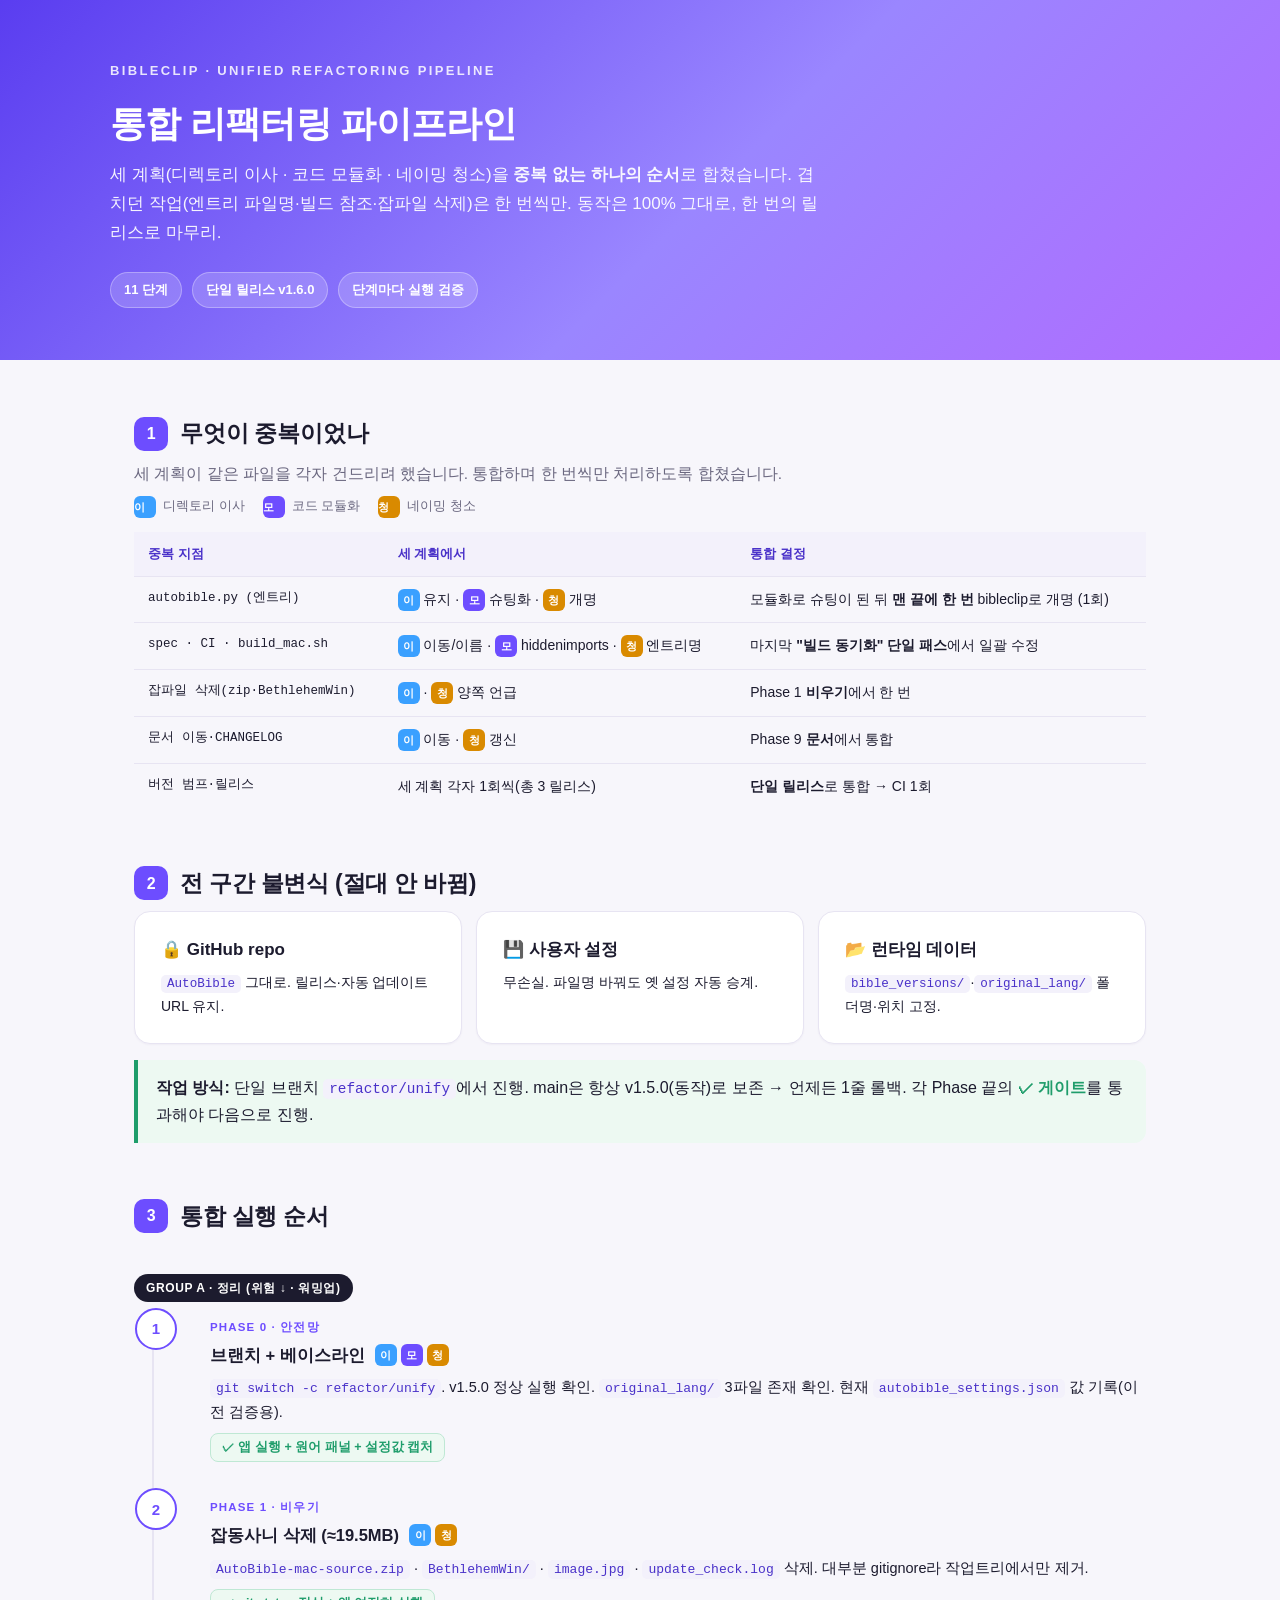
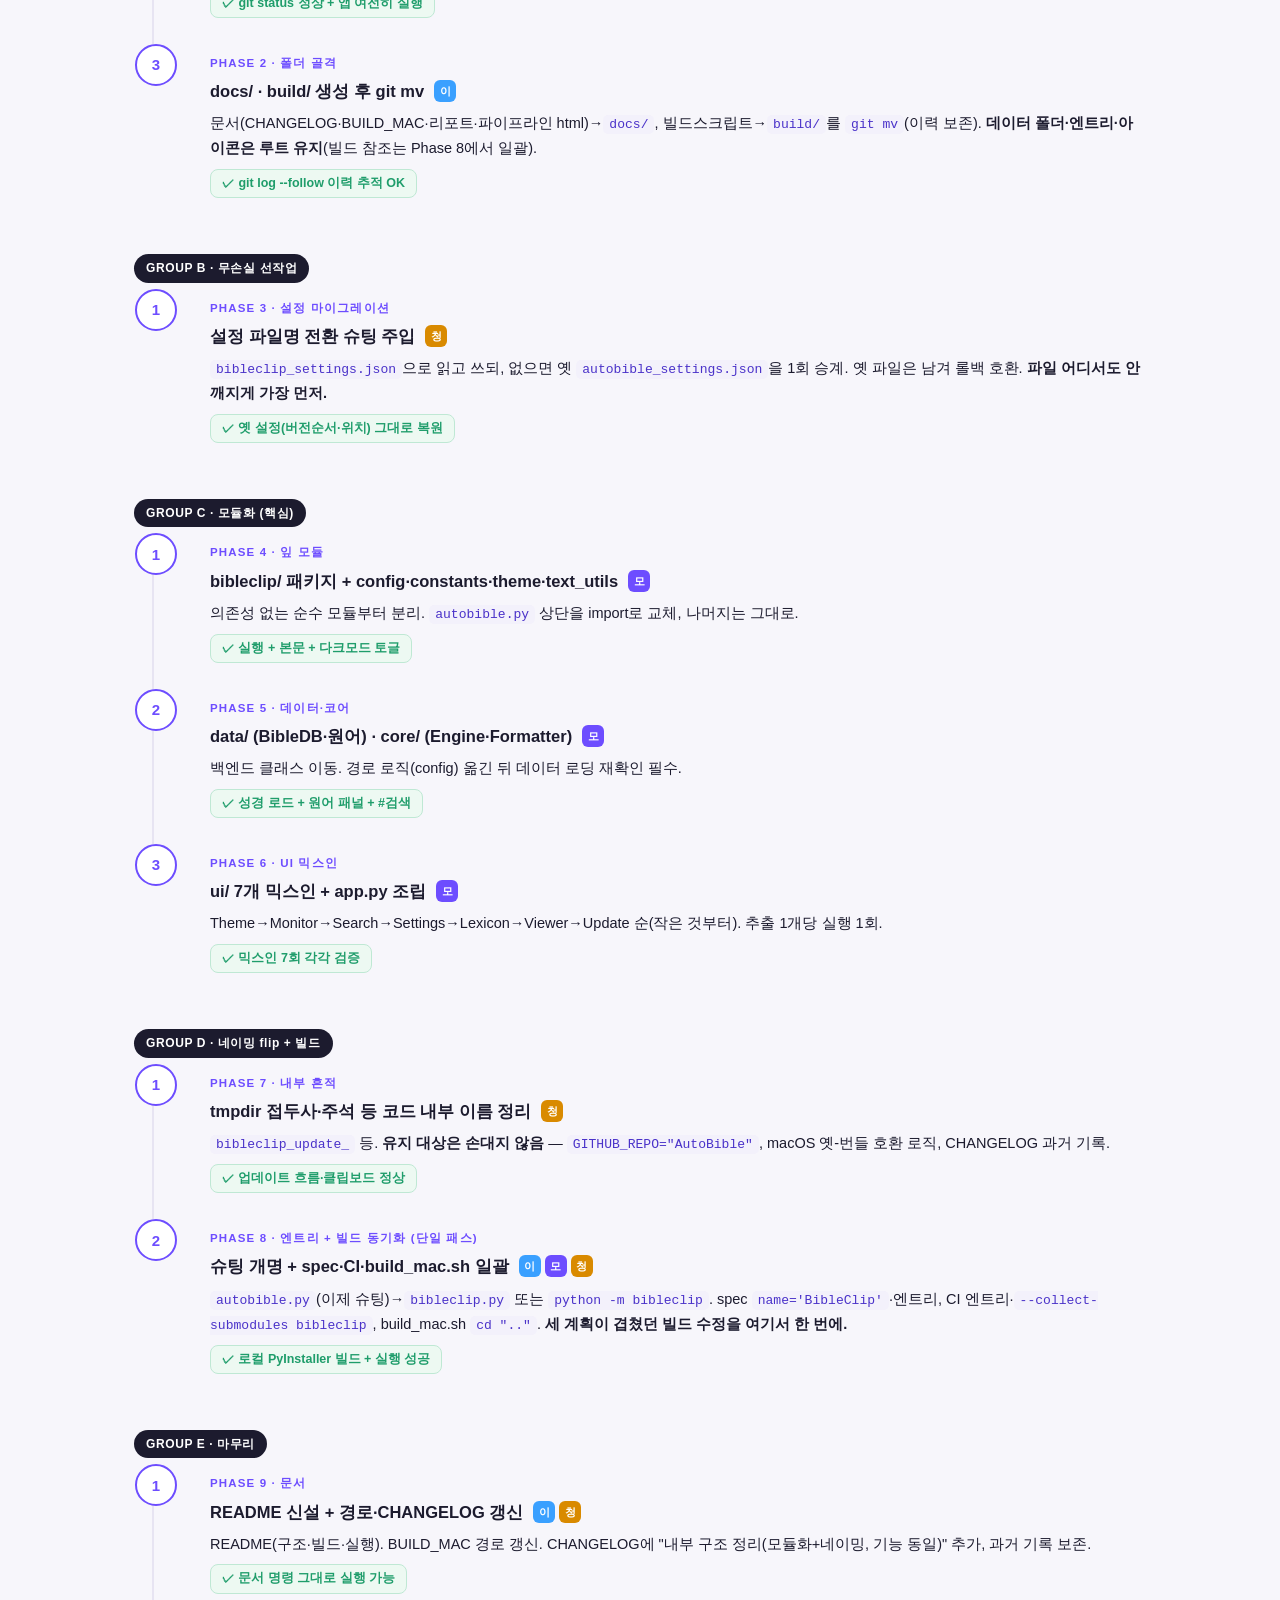
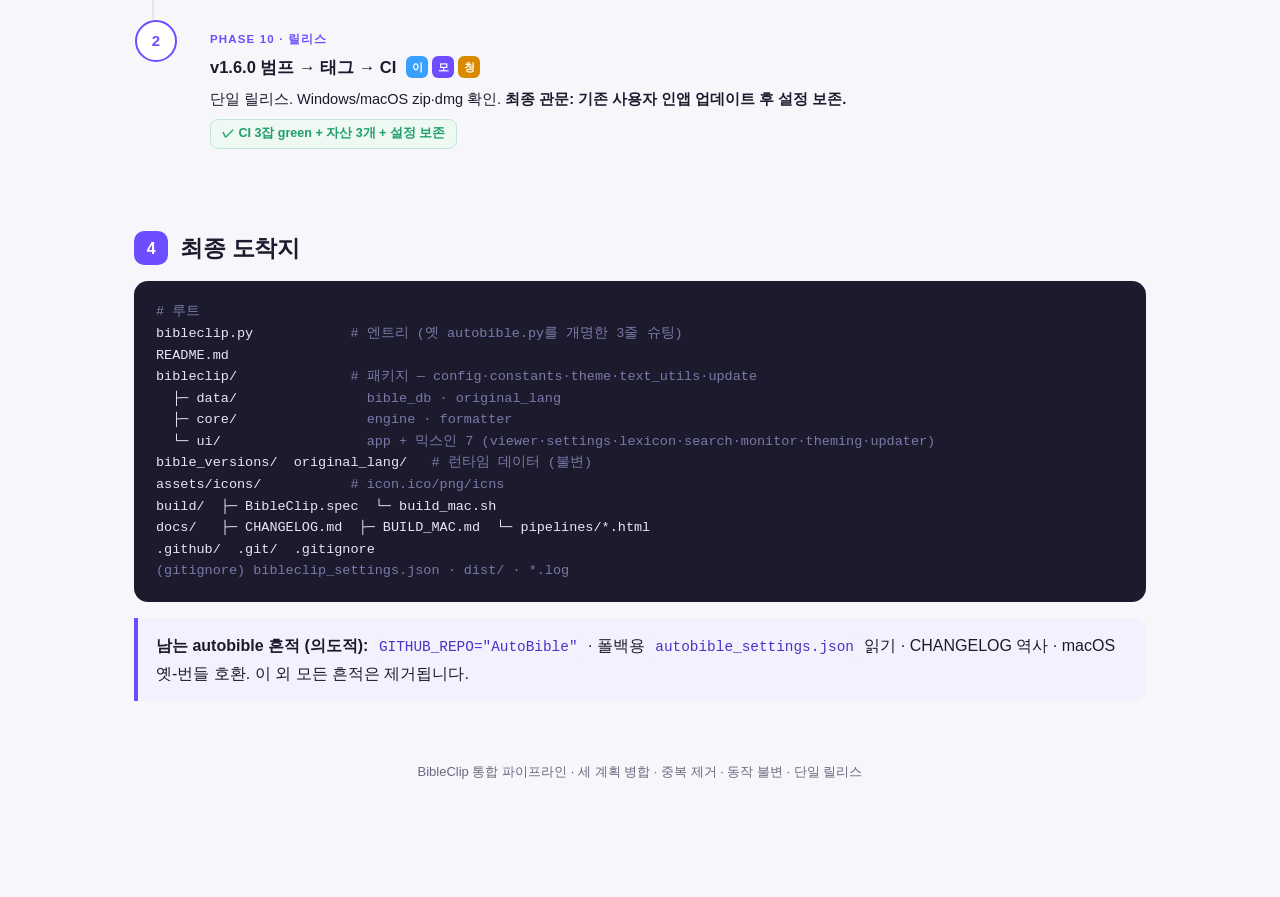
<file: docs/pipelines/통합_파이프라인.html>
<!DOCTYPE html>
<html lang="ko">
<head>
<meta charset="UTF-8">
<meta name="viewport" content="width=device-width, initial-scale=1.0">
<title>BibleClip 통합 리팩터링 파이프라인</title>
<style>
  :root{
    --accent:#6D4DFF; --accent2:#9A86FF; --ink:#1c1b2e; --muted:#6b6880;
    --bg:#f7f6fb; --card:#ffffff; --line:#e7e4f2; --code:#f3f1fb;
    --ok:#1f9d6b; --warn:#d98a00; --danger:#d6455d;
    --mono:'D2Coding','Consolas','SFMono-Regular',Menlo,monospace;
    --sans:'Pretendard','Malgun Gothic','Apple SD Gothic Neo',sans-serif;
  }
  *{box-sizing:border-box}
  body{margin:0;background:var(--bg);color:var(--ink);font-family:var(--sans);line-height:1.7;-webkit-font-smoothing:antialiased;}
  .wrap{max-width:1060px;margin:0 auto;padding:0 24px 120px;}
  header{background:linear-gradient(135deg,#5a3df0 0%,#9A86FF 55%,#b06bff 100%);color:#fff;padding:60px 24px 52px;margin-bottom:40px;}
  header .inner{max-width:1060px;margin:0 auto;}
  header .kicker{font-size:13px;letter-spacing:.18em;text-transform:uppercase;opacity:.85;font-weight:600;}
  header h1{margin:.3em 0 .2em;font-size:36px;font-weight:800;letter-spacing:-.02em;}
  header p{margin:0;font-size:17px;opacity:.93;max-width:720px;}
  header .meta{margin-top:24px;display:flex;gap:10px;flex-wrap:wrap;}
  header .pill{background:rgba(255,255,255,.18);border:1px solid rgba(255,255,255,.3);padding:6px 13px;border-radius:999px;font-size:13px;font-weight:600;}
  h2{font-size:23px;font-weight:800;margin:54px 0 8px;letter-spacing:-.01em;display:flex;align-items:center;gap:12px;}
  h2 .n{display:inline-flex;align-items:center;justify-content:center;width:34px;height:34px;background:var(--accent);color:#fff;border-radius:10px;font-size:16px;flex:0 0 auto;}
  h3{font-size:17px;font-weight:700;margin:28px 0 6px;}
  .lead{color:var(--muted);font-size:15.5px;margin:0 0 8px;}
  p{margin:10px 0;}
  .card{background:var(--card);border:1px solid var(--line);border-radius:16px;padding:24px 26px;margin:18px 0;box-shadow:0 1px 2px rgba(40,30,90,.04);}
  .grid2{display:grid;grid-template-columns:1fr 1fr;gap:18px;}
  .grid3{display:grid;grid-template-columns:repeat(3,1fr);gap:14px;}
  @media(max-width:820px){.grid3{grid-template-columns:1fr}}
  @media(max-width:760px){.grid2{grid-template-columns:1fr}.wrap{padding:0 16px 80px}}
  code{font-family:var(--mono);background:var(--code);padding:2px 6px;border-radius:5px;font-size:.9em;color:#4a32c9;}
  pre{font-family:var(--mono);background:#1c1b2e;color:#e8e6f5;padding:20px 22px;border-radius:14px;overflow-x:auto;font-size:13.5px;line-height:1.6;}
  pre .c{color:#7d78a8;} pre .a{color:#b9a8ff;} pre .g{color:#7fe0b0;} pre .d{color:#ff8da0;}
  table{width:100%;border-collapse:collapse;margin:14px 0;font-size:14px;}
  th,td{text-align:left;padding:11px 14px;border-bottom:1px solid var(--line);vertical-align:top;}
  th{background:var(--code);font-weight:700;font-size:13px;color:#4a32c9;}
  tr:last-child td{border-bottom:none;}
  td.mono,th.mono{font-family:var(--mono);font-size:12.5px;}
  .src{display:inline-block;width:22px;height:22px;border-radius:6px;font-size:11px;font-weight:800;color:#fff;text-align:center;line-height:22px;}
  .s1{background:#3aa0ff;} .s2{background:#6D4DFF;} .s3{background:#d98a00;}
  .note{border-left:4px solid var(--accent);background:#f4f1ff;padding:14px 18px;border-radius:0 12px 12px 0;margin:16px 0;}
  .note.warn{border-color:var(--warn);background:#fff8ec;}
  .note.danger{border-color:var(--danger);background:#fdeef0;}
  .note.ok{border-color:var(--ok);background:#edf9f2;}
  .note b{color:var(--ink);}
  ul.steps{list-style:none;padding:0;margin:0;counter-reset:s;}
  ul.steps>li{position:relative;padding:4px 0 26px 56px;border-left:2px solid var(--line);margin-left:18px;}
  ul.steps>li:last-child{border-left:2px solid transparent;}
  ul.steps>li::before{counter-increment:s;content:counter(s);position:absolute;left:-19px;top:0;width:38px;height:38px;background:#fff;border:2px solid var(--accent);color:var(--accent);border-radius:50%;display:flex;align-items:center;justify-content:center;font-weight:800;font-size:15px;}
  ul.steps>li.done::before{background:var(--ok);border-color:var(--ok);color:#fff;content:"✓";}
  ul.steps>li h4{margin:2px 0 6px;font-size:16.5px;display:flex;align-items:center;gap:10px;flex-wrap:wrap;}
  ul.steps>li .body{font-size:14.5px;}
  .from{display:inline-flex;gap:4px;}
  .gate{display:inline-block;background:#edf9f2;color:var(--ok);border:1px solid #bfe8d4;padding:3px 11px;border-radius:8px;font-size:12.5px;font-weight:700;margin-top:8px;}
  .phase{font-size:11.5px;font-weight:700;letter-spacing:.1em;text-transform:uppercase;color:var(--accent);}
  .group{font-size:12px;font-weight:800;letter-spacing:.05em;color:#fff;background:var(--ink);display:inline-block;padding:4px 12px;border-radius:999px;margin:30px 0 6px;}
  footer{color:var(--muted);font-size:13px;text-align:center;margin-top:60px;}
  .legend{display:flex;gap:18px;flex-wrap:wrap;font-size:13px;color:var(--muted);margin:6px 0 0;align-items:center;}
  .legend span{display:inline-flex;align-items:center;gap:7px;}
</style>
</head>
<body>
<header>
  <div class="inner">
    <div class="kicker">BibleClip · Unified Refactoring Pipeline</div>
    <h1>통합 리팩터링 파이프라인</h1>
    <p>세 계획(디렉토리 이사 · 코드 모듈화 · 네이밍 청소)을 <b>중복 없는 하나의 순서</b>로 합쳤습니다.
       겹치던 작업(엔트리 파일명·빌드 참조·잡파일 삭제)은 한 번씩만. 동작은 100% 그대로, 한 번의 릴리스로 마무리.</p>
    <div class="meta">
      <span class="pill">11 단계</span>
      <span class="pill">단일 릴리스 v1.6.0</span>
      <span class="pill">단계마다 실행 검증</span>
    </div>
  </div>
</header>
<div class="wrap">

<!-- ===== DEDUP ===== -->
<h2><span class="n">1</span>무엇이 중복이었나</h2>
<p class="lead">세 계획이 같은 파일을 각자 건드리려 했습니다. 통합하며 한 번씩만 처리하도록 합쳤습니다.</p>
<div class="legend" style="margin-bottom:8px">
  <span><span class="src s1">이</span> 디렉토리 이사</span>
  <span><span class="src s2">모</span> 코드 모듈화</span>
  <span><span class="src s3">청</span> 네이밍 청소</span>
</div>
<table>
  <thead><tr><th>중복 지점</th><th>세 계획에서</th><th>통합 결정</th></tr></thead>
  <tbody>
    <tr><td class="mono">autobible.py (엔트리)</td>
        <td><span class="src s1">이</span> 유지 · <span class="src s2">모</span> 슈팅화 · <span class="src s3">청</span> 개명</td>
        <td>모듈화로 슈팅이 된 뒤 <b>맨 끝에 한 번</b> bibleclip로 개명 (1회)</td></tr>
    <tr><td class="mono">spec · CI · build_mac.sh</td>
        <td><span class="src s1">이</span> 이동/이름 · <span class="src s2">모</span> hiddenimports · <span class="src s3">청</span> 엔트리명</td>
        <td>마지막 <b>"빌드 동기화" 단일 패스</b>에서 일괄 수정</td></tr>
    <tr><td class="mono">잡파일 삭제(zip·BethlehemWin)</td>
        <td><span class="src s1">이</span> · <span class="src s3">청</span> 양쪽 언급</td>
        <td>Phase 1 <b>비우기</b>에서 한 번</td></tr>
    <tr><td class="mono">문서 이동·CHANGELOG</td>
        <td><span class="src s1">이</span> 이동 · <span class="src s3">청</span> 갱신</td>
        <td>Phase 9 <b>문서</b>에서 통합</td></tr>
    <tr><td class="mono">버전 범프·릴리스</td>
        <td>세 계획 각자 1회씩(총 3 릴리스)</td>
        <td><b>단일 릴리스</b>로 통합 → CI 1회</td></tr>
  </tbody>
</table>

<!-- ===== INVARIANTS ===== -->
<h2><span class="n">2</span>전 구간 불변식 (절대 안 바뀜)</h2>
<div class="grid3">
  <div class="card" style="margin:0"><h3 style="margin-top:0">🔒 GitHub repo</h3><p style="margin:0;font-size:14px"><code>AutoBible</code> 그대로. 릴리스·자동 업데이트 URL 유지.</p></div>
  <div class="card" style="margin:0"><h3 style="margin-top:0">💾 사용자 설정</h3><p style="margin:0;font-size:14px">무손실. 파일명 바꿔도 옛 설정 자동 승계.</p></div>
  <div class="card" style="margin:0"><h3 style="margin-top:0">📂 런타임 데이터</h3><p style="margin:0;font-size:14px"><code>bible_versions/</code>·<code>original_lang/</code> 폴더명·위치 고정.</p></div>
</div>
<div class="note ok" style="margin-bottom:0"><b>작업 방식:</b> 단일 브랜치 <code>refactor/unify</code>에서 진행. main은 항상 v1.5.0(동작)로 보존 → 언제든 1줄 롤백.
  각 Phase 끝의 <span style="color:var(--ok);font-weight:700">✓ 게이트</span>를 통과해야 다음으로 진행.</div>

<!-- ===== PHASES ===== -->
<h2><span class="n">3</span>통합 실행 순서</h2>

<div class="group">GROUP A · 정리 (위험 ↓ · 워밍업)</div>
<ul class="steps">
  <li>
    <span class="phase">Phase 0 · 안전망</span>
    <h4>브랜치 + 베이스라인 <span class="from"><span class="src s1">이</span><span class="src s2">모</span><span class="src s3">청</span></span></h4>
    <div class="body">
      <code>git switch -c refactor/unify</code>. v1.5.0 정상 실행 확인. <code>original_lang/</code> 3파일 존재 확인.
      현재 <code>autobible_settings.json</code> 값 기록(이전 검증용).
    </div>
    <div><span class="gate">✓ 앱 실행 + 원어 패널 + 설정값 캡처</span></div>
  </li>
  <li>
    <span class="phase">Phase 1 · 비우기</span>
    <h4>잡동사니 삭제 (≈19.5MB) <span class="from"><span class="src s1">이</span><span class="src s3">청</span></span></h4>
    <div class="body">
      <code>AutoBible-mac-source.zip</code> · <code>BethlehemWin/</code> · <code>image.jpg</code> · <code>update_check.log</code> 삭제.
      대부분 gitignore라 작업트리에서만 제거.
    </div>
    <div><span class="gate">✓ git status 정상 + 앱 여전히 실행</span></div>
  </li>
  <li>
    <span class="phase">Phase 2 · 폴더 골격</span>
    <h4>docs/ · build/ 생성 후 git mv <span class="from"><span class="src s1">이</span></span></h4>
    <div class="body">
      문서(CHANGELOG·BUILD_MAC·리포트·파이프라인 html)→<code>docs/</code>, 빌드스크립트→<code>build/</code>를 <code>git mv</code>(이력 보존).
      <b>데이터 폴더·엔트리·아이콘은 루트 유지</b>(빌드 참조는 Phase 8에서 일괄).
    </div>
    <div><span class="gate">✓ git log --follow 이력 추적 OK</span></div>
  </li>
</ul>

<div class="group">GROUP B · 무손실 선작업</div>
<ul class="steps">
  <li>
    <span class="phase">Phase 3 · 설정 마이그레이션</span>
    <h4>설정 파일명 전환 슈팅 주입 <span class="from"><span class="src s3">청</span></span></h4>
    <div class="body">
      <code>bibleclip_settings.json</code>으로 읽고 쓰되, 없으면 옛 <code>autobible_settings.json</code>을 1회 승계.
      옛 파일은 남겨 롤백 호환. <b>파일 어디서도 안 깨지게 가장 먼저.</b>
    </div>
    <div><span class="gate">✓ 옛 설정(버전순서·위치) 그대로 복원</span></div>
  </li>
</ul>

<div class="group">GROUP C · 모듈화 (핵심)</div>
<ul class="steps">
  <li>
    <span class="phase">Phase 4 · 잎 모듈</span>
    <h4>bibleclip/ 패키지 + config·constants·theme·text_utils <span class="from"><span class="src s2">모</span></span></h4>
    <div class="body">의존성 없는 순수 모듈부터 분리. <code>autobible.py</code> 상단을 import로 교체, 나머지는 그대로.</div>
    <div><span class="gate">✓ 실행 + 본문 + 다크모드 토글</span></div>
  </li>
  <li>
    <span class="phase">Phase 5 · 데이터·코어</span>
    <h4>data/ (BibleDB·원어) · core/ (Engine·Formatter) <span class="from"><span class="src s2">모</span></span></h4>
    <div class="body">백엔드 클래스 이동. 경로 로직(config) 옮긴 뒤 데이터 로딩 재확인 필수.</div>
    <div><span class="gate">✓ 성경 로드 + 원어 패널 + #검색</span></div>
  </li>
  <li>
    <span class="phase">Phase 6 · UI 믹스인</span>
    <h4>ui/ 7개 믹스인 + app.py 조립 <span class="from"><span class="src s2">모</span></span></h4>
    <div class="body">Theme→Monitor→Search→Settings→Lexicon→Viewer→Update 순(작은 것부터). 추출 1개당 실행 1회.</div>
    <div><span class="gate">✓ 믹스인 7회 각각 검증</span></div>
  </li>
</ul>

<div class="group">GROUP D · 네이밍 flip + 빌드</div>
<ul class="steps">
  <li>
    <span class="phase">Phase 7 · 내부 흔적</span>
    <h4>tmpdir 접두사·주석 등 코드 내부 이름 정리 <span class="from"><span class="src s3">청</span></span></h4>
    <div class="body">
      <code>bibleclip_update_</code> 등. <b>유지 대상은 손대지 않음</b> — <code>GITHUB_REPO="AutoBible"</code>,
      macOS 옛-번들 호환 로직, CHANGELOG 과거 기록.
    </div>
    <div><span class="gate">✓ 업데이트 흐름·클립보드 정상</span></div>
  </li>
  <li>
    <span class="phase">Phase 8 · 엔트리 + 빌드 동기화 (단일 패스)</span>
    <h4>슈팅 개명 + spec·CI·build_mac.sh 일괄 <span class="from"><span class="src s1">이</span><span class="src s2">모</span><span class="src s3">청</span></span></h4>
    <div class="body">
      <code>autobible.py</code>(이제 슈팅)→<code>bibleclip.py</code> 또는 <code>python -m bibleclip</code>.
      spec <code>name='BibleClip'</code>·엔트리, CI 엔트리·<code>--collect-submodules bibleclip</code>, build_mac.sh <code>cd ".."</code>.
      <b>세 계획이 겹쳤던 빌드 수정을 여기서 한 번에.</b>
    </div>
    <div><span class="gate">✓ 로컬 PyInstaller 빌드 + 실행 성공</span></div>
  </li>
</ul>

<div class="group">GROUP E · 마무리</div>
<ul class="steps">
  <li>
    <span class="phase">Phase 9 · 문서</span>
    <h4>README 신설 + 경로·CHANGELOG 갱신 <span class="from"><span class="src s1">이</span><span class="src s3">청</span></span></h4>
    <div class="body">README(구조·빌드·실행). BUILD_MAC 경로 갱신. CHANGELOG에 "내부 구조 정리(모듈화+네이밍, 기능 동일)" 추가, 과거 기록 보존.</div>
    <div><span class="gate">✓ 문서 명령 그대로 실행 가능</span></div>
  </li>
  <li>
    <span class="phase">Phase 10 · 릴리스</span>
    <h4>v1.6.0 범프 → 태그 → CI <span class="from"><span class="src s1">이</span><span class="src s2">모</span><span class="src s3">청</span></span></h4>
    <div class="body">단일 릴리스. Windows/macOS zip·dmg 확인. <b>최종 관문: 기존 사용자 인앱 업데이트 후 설정 보존.</b></div>
    <div><span class="gate">✓ CI 3잡 green + 자산 3개 + 설정 보존</span></div>
  </li>
</ul>

<!-- ===== TARGET ===== -->
<h2><span class="n">4</span>최종 도착지</h2>
<pre><span class="c"># 루트</span>
bibleclip.py            <span class="c"># 엔트리 (옛 autobible.py를 개명한 3줄 슈팅)</span>
README.md
bibleclip/              <span class="c"># 패키지 — config·constants·theme·text_utils·update</span>
  ├─ data/              <span class="c">  bible_db · original_lang</span>
  ├─ core/              <span class="c">  engine · formatter</span>
  └─ ui/                <span class="c">  app + 믹스인 7 (viewer·settings·lexicon·search·monitor·theming·updater)</span>
bible_versions/  original_lang/   <span class="c"># 런타임 데이터 (불변)</span>
assets/icons/           <span class="c"># icon.ico/png/icns</span>
build/  ├─ BibleClip.spec  └─ build_mac.sh
docs/   ├─ CHANGELOG.md  ├─ BUILD_MAC.md  └─ pipelines/*.html
.github/  .git/  .gitignore
<span class="c">(gitignore) bibleclip_settings.json · dist/ · *.log</span></pre>
<div class="note" style="margin-bottom:0"><b>남는 autobible 흔적 (의도적):</b>
  <code>GITHUB_REPO="AutoBible"</code> · 폴백용 <code>autobible_settings.json</code> 읽기 · CHANGELOG 역사 ·
  macOS 옛-번들 호환. 이 외 모든 흔적은 제거됩니다.</div>

<footer>BibleClip 통합 파이프라인 · 세 계획 병합 · 중복 제거 · 동작 불변 · 단일 릴리스</footer>
</div>
</body>
</html>
</file>
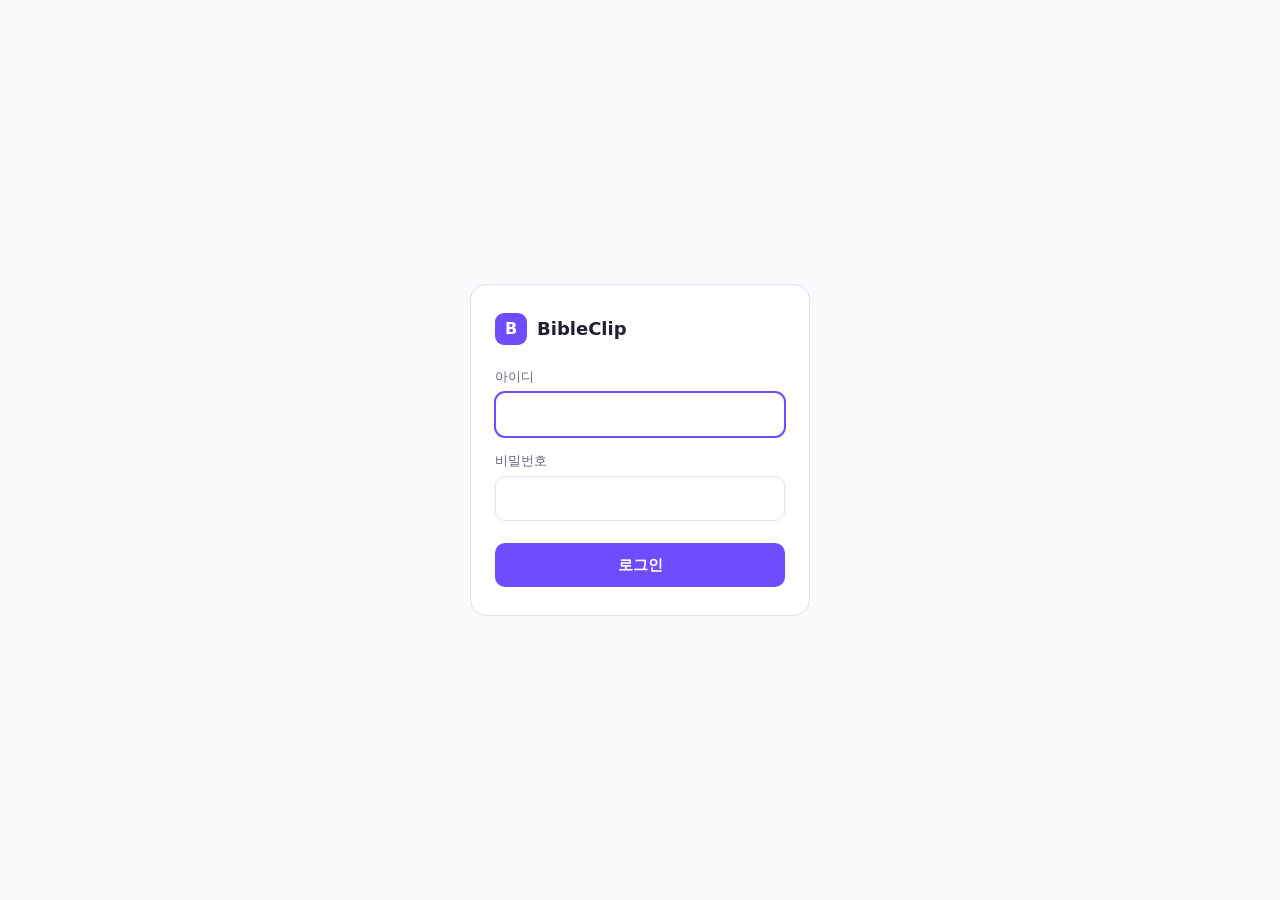
<file: bibleclip/server/static/login.html>
<!doctype html>
<html lang="ko">
<head>
<meta charset="utf-8">
<meta name="viewport" content="width=device-width, initial-scale=1">
<title>BibleClip 로그인</title>
<style>
  :root {
    --bg: #faf9fc; --card: #ffffff; --text: #241d33; --muted: #6e6680;
    --line: #e4e0ec; --accent: #6d4dff; --err: #c0264b;
    color-scheme: light dark;
  }
  @media (prefers-color-scheme: dark) {
    :root { --bg: #0f0b1a; --card: #1a1527; --text: #ece9f5; --muted: #a49cb8;
            --line: #2e2742; --accent: #8e7cff; --err: #ff7a95; }
  }
  * { box-sizing: border-box; }
  body {
    margin: 0; min-height: 100vh; display: grid; place-items: center; padding: 16px;
    background: var(--bg); color: var(--text);
    font: 15px/1.5 "Pretendard", "Apple SD Gothic Neo", "Malgun Gothic", system-ui, sans-serif;
  }
  form {
    width: 100%; max-width: 340px; background: var(--card); border: 1px solid var(--line);
    border-radius: 16px; padding: 28px 24px;
  }
  .logo { display: flex; align-items: center; gap: 10px; margin-bottom: 22px; font-weight: 700; font-size: 18px; }
  .logo b { width: 32px; height: 32px; border-radius: 9px; background: var(--accent); color: #fff;
            display: grid; place-items: center; font-size: 16px; }
  label { display: block; font-size: 13px; color: var(--muted); margin: 14px 0 6px; }
  input {
    width: 100%; padding: 10px 12px; border: 1px solid var(--line); border-radius: 10px;
    background: transparent; color: var(--text); font: inherit;
  }
  input:focus { outline: 2px solid var(--accent); outline-offset: -1px; border-color: transparent; }
  button {
    width: 100%; margin-top: 22px; padding: 11px; border: 0; border-radius: 10px;
    background: var(--accent); color: #fff; font: inherit; font-weight: 600; cursor: pointer;
  }
  .err { color: var(--err); font-size: 13px; margin: 14px 0 0; }
</style>
</head>
<body>
<form method="post" action="login">
  <div class="logo"><b>B</b>BibleClip</div>
  <label for="id">아이디</label>
  <input id="id" name="id" autocomplete="username" autocapitalize="none" spellcheck="false" required autofocus>
  <label for="pw">비밀번호</label>
  <input id="pw" name="password" type="password" autocomplete="current-password" required>
  <!--ERROR-->
  <button type="submit">로그인</button>
</form>
</body>
</html>
</file>
<file: web/css/fonts.css>
/* BibleClip — bundled webfont (Pretendard, SIL OFL 1.1).
   Self-hosted for offline / identical rendering on Windows + macOS.
   src order: woff2 (smallest, what the webview actually loads) → otf (mac
   distribution) → ttf (windows distribution). All three are shipped in
   web/fonts/ per the design requirement to provide ttf + otf together. */

@font-face {
  font-family: "Pretendard";
  font-style: normal; font-weight: 400; font-display: swap;
  src: url("../fonts/Pretendard-Regular.woff2") format("woff2"),
       url("../fonts/Pretendard-Regular.otf") format("opentype"),
       url("../fonts/Pretendard-Regular.ttf") format("truetype");
}
@font-face {
  font-family: "Pretendard";
  font-style: normal; font-weight: 600; font-display: swap;
  src: url("../fonts/Pretendard-SemiBold.woff2") format("woff2"),
       url("../fonts/Pretendard-SemiBold.otf") format("opentype"),
       url("../fonts/Pretendard-SemiBold.ttf") format("truetype");
}
@font-face {
  font-family: "Pretendard";
  font-style: normal; font-weight: 700; font-display: swap;
  src: url("../fonts/Pretendard-Bold.woff2") format("woff2"),
       url("../fonts/Pretendard-Bold.otf") format("opentype"),
       url("../fonts/Pretendard-Bold.ttf") format("truetype");
}
@font-face {
  font-family: "Pretendard";
  font-style: normal; font-weight: 800; font-display: swap;
  src: url("../fonts/Pretendard-ExtraBold.woff2") format("woff2"),
       url("../fonts/Pretendard-ExtraBold.otf") format("opentype"),
       url("../fonts/Pretendard-ExtraBold.ttf") format("truetype");
}
</file>
<file: web/css/tokens.css>
/* BibleClip — design tokens (High redesign, Phase 1).
   Single source of truth for color / type / spacing / radius / shadow.
   Light is the default; [data-theme="dark"] on <html> swaps the palette.
   Accent (purple/indigo) and the left rail stay constant across themes. */

:root {
  /* ---- Accent (theme-invariant) ---- */
  --accent:        #6D4DFF;
  --accent-2:      #5B7CFA;
  --accent-hover:  #5B3DF0;
  --accent-grad:   linear-gradient(135deg, #6D4DFF, #5B7CFA);
  --accent-blur:   rgba(109, 77, 255, .45);   /* soft glow for the active card */
  --on-accent:     #FFFFFF;
  /* accent as TEXT (verse #, chip, romanization, links). Brightened in dark
     mode for legibility on dark surfaces. */
  --accent-text:   #6D4DFF;

  /* ---- Left rail (dark in both themes) ---- */
  --rail-bg:       #1A1330;
  --rail-icon:     #9D92C4;
  --rail-icon-on:  #FFFFFF;
  --rail-icon-on-bg: rgba(255, 255, 255, .08);

  /* ---- Surfaces / text (LIGHT) ---- */
  --app-bg:        #FAF9FC;
  --card-bg:       #FFFFFF;
  --card-border:   #EFEBF6;
  --card-shadow:   0 6px 22px -14px rgba(60, 40, 100, .25);
  --text:          #241D33;
  --text-muted:    #6A6086;
  --text-dim:      #A99FC0;
  --hairline:      #EEF0F3;

  /* ---- Controls (LIGHT) ---- */
  --pill-bg:       #FFFFFF;
  --pill-border:   #E7E2F0;
  --pill-text:     #473D63;
  --pill-sel-bg:   #F3EFFE;
  --pill-sel-border: var(--accent);
  --pill-sel-text: var(--accent);
  --seg-bg:        #F0ECF8;
  --seg-sel-bg:    #FFFFFF;
  --seg-text:      #6A6086;
  --seg-sel-text:  #1A1330;
  --seg-sel-shadow: 0 2px 6px rgba(60, 40, 100, .12);

  /* ---- Scripture / original-language accents (LIGHT) ---- */
  --vtag:          var(--accent-text);
  --strong-bg:     #F4F1FB;
  --strong-fg:     #8A7FB0;
  --chip-bg:       #F3EFFE;
  --chip-fg:       var(--accent-text);
  --heb:           #1A1330;
  --rom:           var(--accent-text);
  --link:          var(--accent-text);

  /* ---- F11 발표 화면 구역 구분 (v1.1.13) ----
     구분은 **1px 선 + 얕은 색 층**으로만 한다(양 테마 공통). 큰 드롭섀도를 쓰면
     밝은 면에서 바로 촌스러워지고, 어두운 면에서도 결국 같은 언어를 쓰는 편이
     정돈돼 보인다 — 그림자는 이음새가 붕 뜨지 않을 정도로만 남긴다.
     ⚠️ 헤더 배경은 `--seg-bg`(세그먼트 컨트롤)를 쓰지 않고 전용 토큰을 둔다.
     그 토큰을 손대면 앱 전체 세그먼트 컨트롤 색이 같이 바뀐다.
     선 두께는 1px 이 정답이다 — 1.5px 는 비정수 배율에서 반 픽셀이 뭉개져 지저분하고,
     2px 는 발표 화면에서도 굵어 보였다(둘 다 시도 후 되돌렸음).
     틀고정 헤더와 역본명 띠가 함께 쓴다. */
  --present-bar-bg:     #F6F3FC;   /* 헤더 — 아주 옅은 라벤더(흰 본문과 구별될 만큼만) */
  --present-bar-shadow: 0 1px 2px rgba(60, 40, 100, .06);
  --present-bar-line:   #E6E1F2;

  /* ---- 형광펜 하이라이트 (v1.1.12) ----
     본문 위에 얹히는 반투명 형광색. 채도는 높게, 알파는 낮게 — 큰 폰트로 띄우는
     F11 발표 화면에서도 글자 가독성이 죽지 않아야 한다. --hl-*-dot 은 팔레트
     스와치용 불투명 색(반투명이면 버튼이 흐려 보인다). */
  --hl-y:      rgba(255, 214,  10, .45);
  --hl-g:      rgba(  0, 208, 130, .34);
  --hl-b:      rgba( 70, 162, 255, .32);
  --hl-p:      rgba(255, 110, 178, .32);
  --hl-y-dot:  #FFD60A;
  --hl-g-dot:  #00C87E;
  --hl-b-dot:  #46A2FF;
  --hl-p-dot:  #FF6EB2;

  /* ---- Status badge (LIGHT) ---- */
  --badge-ok-bg:   #EEF7EE;
  --badge-ok-fg:   #5B8F5B;
  --badge-ok-dot:  #46C160;
  --badge-off-bg:  #F0ECF8;
  --badge-off-fg:  #6A6086;
  --badge-off-dot: #A99FC0;
  --ver-pill-bg:   #F0ECF8;
  --ver-pill-fg:   #A99FC0;

  /* ---- Toast (inverted vs the active theme for contrast) ---- */
  --toast-bg:      #171127;   /* light theme → dark toast */
  --toast-fg:      #ECE9F5;

  /* ---- Type ----
     UI + scripture body both use Pretendard (bundled as ttf+otf, see
     css/fonts.css). --font-heb is a Hebrew-capable stack for lexicon glyphs. */
  --font-ui: "Pretendard", "Apple SD Gothic Neo", "Malgun Gothic",
             "Segoe UI", "Noto Sans KR", system-ui, sans-serif;
  --font-heb: "SBL Hebrew", "Times New Roman", "Noto Serif Hebrew", serif;

  --fs-scripture: 14.5px;
  --lh-scripture: 1.9;
  --fs-heb: 48px;          /* lexicon headword (original-language) — prominent */
  --reading-scale: 1;      /* A−/A+ font-size multiplier (viewer_font_size/11) */

  /* ---- Spacing scale (4px base) ---- */
  --sp-1: 4px;
  --sp-2: 8px;
  --sp-3: 12px;
  --sp-4: 16px;
  --sp-5: 20px;
  --sp-6: 24px;

  /* ---- Radius ---- */
  --r-sm:   8px;
  --r-md:   10px;
  --r-lg:   16px;
  --r-pill: 999px;

  --rail-w: 58px;
}

:root[data-theme="dark"] {
  --accent-text:   #9A86FF;        /* brighter purple for text on dark surfaces */
  --app-bg:        #0F0B1A;
  --card-bg:       #171127;
  --card-border:   #2A2140;
  --card-shadow:   0 8px 26px -16px rgba(0, 0, 0, .7);
  --text:          #ECE9F5;
  --text-muted:    #A99FC6;
  --text-dim:      #7D7399;
  --hairline:      #241C3A;

  --pill-bg:       #1D1633;
  --pill-border:   #2A2140;
  --pill-text:     #CFC9E4;
  --pill-sel-bg:   #241A3F;
  --seg-bg:        #1D1633;
  --seg-sel-bg:    #2A2140;
  --seg-text:      #A99FC6;
  --seg-sel-text:  #FFFFFF;
  --seg-sel-shadow: 0 2px 6px rgba(0, 0, 0, .4);

  --strong-bg:     #241A3F;
  --strong-fg:     #B9AEF0;
  --chip-bg:       #241A3F;
  --heb:           #ECE9F5;

  --badge-ok-bg:   #14301C;
  --badge-ok-fg:   #7FD08B;
  --badge-off-bg:  #1D1633;
  --badge-off-fg:  #A99FC6;
  --ver-pill-bg:   #1D1633;
  --ver-pill-fg:   #7D7399;

  --toast-bg:      #FFFFFF;   /* dark theme → light toast */
  --toast-fg:      #241D33;

  /* 발표 화면 구역 구분: 라이트와 같은 언어(선 주력 + 얕은 그림자)를 쓴다.
     큰 검정 그림자도 나쁘지 않았지만 두 테마가 다른 디자인이 되는 게 더 어색했다.
     선은 면들(#1D1633 / #171127 / #0F0B1A)보다 한 단 밝게 잡아야 보인다. */
  --present-bar-bg:     #1D1633;
  --present-bar-shadow: 0 1px 2px rgba(0, 0, 0, .35);
  --present-bar-line:   #322A49;

  /* 형광펜: 어두운 본문 위에서는 알파를 낮추고(글자가 묻힘) 색을 살짝 밝힌다. */
  --hl-y:      rgba(255, 214,  10, .30);
  --hl-g:      rgba( 60, 224, 158, .26);
  --hl-b:      rgba(110, 180, 255, .26);
  --hl-p:      rgba(255, 138, 194, .26);
}

/* ---- 사용자 색 테마 (docs/CUSTOM_THEME_PLAN.md) ----
   라이트·다크가 아닌 테마는 <html data-palette="…"> 와 기준 색 4개를 인라인 변수로 둔다
   (web/js/theme.js): --pal-bg 배경 · --pal-text 글자 · --pal-accent 강조 · --pal-on-accent
   강조 위 글자. 나머지는 여기서 섞어 만든다. data-theme 는 여전히 바탕(light|dark)이라
   [data-theme="dark"] 규칙과 그림자·토스트 대비는 그대로 따라온다.
   ⚠️ 섞는 비율을 바꾸면 미리 만든 테마 4개(종이·숲·남색·검정)를 모두 눈으로 확인할 것. */
:root[data-palette] {
  --accent:        var(--pal-accent);
  --accent-2:      color-mix(in oklab, var(--pal-accent) 78%, white);
  --accent-hover:  color-mix(in oklab, var(--pal-accent) 88%, black);
  --accent-grad:   linear-gradient(135deg, var(--accent), var(--accent-2));
  --accent-blur:   color-mix(in srgb, var(--pal-accent) 45%, transparent);
  --on-accent:     var(--pal-on-accent);
  --accent-text:   var(--pal-accent);

  /* 레일은 두 바탕 모두 어둡게 두되, 보라 고정 대신 강조색을 조금 섞는다. */
  --rail-bg:       color-mix(in oklab, var(--pal-accent) 16%, #0B0912);
  --rail-icon:     color-mix(in oklab, var(--pal-accent) 30%, #B4B0C0);

  --app-bg:        var(--pal-bg);
  --card-bg:       color-mix(in oklab, var(--pal-bg), white 60%);
  --card-border:   color-mix(in oklab, var(--pal-text) 9%, var(--pal-bg));
  --text:          var(--pal-text);
  --text-muted:    color-mix(in oklab, var(--pal-text) 68%, var(--pal-bg));
  --text-dim:      color-mix(in oklab, var(--pal-text) 42%, var(--pal-bg));
  --hairline:      color-mix(in oklab, var(--pal-text) 7%, var(--pal-bg));

  --pill-bg:       var(--card-bg);
  --pill-border:   color-mix(in oklab, var(--pal-text) 13%, var(--pal-bg));
  --pill-text:     color-mix(in oklab, var(--pal-text) 85%, var(--pal-bg));
  --pill-sel-bg:   color-mix(in oklab, var(--pal-accent) 11%, var(--card-bg));
  --seg-bg:        color-mix(in oklab, var(--pal-text) 6%, var(--pal-bg));
  --seg-sel-bg:    var(--card-bg);
  --seg-text:      var(--text-muted);
  --seg-sel-text:  var(--pal-text);

  --strong-bg:     color-mix(in oklab, var(--pal-accent) 7%, var(--card-bg));
  --strong-fg:     color-mix(in oklab, var(--pal-accent) 45%, var(--text-muted));
  --chip-bg:       var(--pill-sel-bg);
  --heb:           var(--pal-text);

  --present-bar-bg:   color-mix(in oklab, var(--pal-text) 4%, var(--pal-bg));
  --present-bar-line: color-mix(in oklab, var(--pal-text) 11%, var(--pal-bg));

  --badge-off-bg:  var(--seg-bg);
  --badge-off-fg:  var(--text-muted);
  --badge-off-dot: var(--text-dim);
  --ver-pill-bg:   var(--seg-bg);
  --ver-pill-fg:   var(--text-dim);

  --toast-bg:      var(--pal-text);   /* 토스트는 늘 반대 색 */
  --toast-fg:      var(--pal-bg);
}

/* 어두운 바탕: 면은 배경보다 아주 조금씩만 밝히고, 강조 글자색은 밝게 섞는다
   (어두운 면 위 진한 강조색은 글자로 읽기 어렵다 — 기본 다크 테마와 같은 이유). */
:root[data-theme="dark"][data-palette] {
  --accent-text:   color-mix(in oklab, var(--pal-accent) 72%, white);
  --card-bg:       color-mix(in oklab, var(--pal-bg), white 5%);
  --card-border:   color-mix(in oklab, var(--pal-text) 14%, var(--pal-bg));
  --text-muted:    color-mix(in oklab, var(--pal-text) 70%, var(--pal-bg));
  --text-dim:      color-mix(in oklab, var(--pal-text) 48%, var(--pal-bg));
  --hairline:      color-mix(in oklab, var(--pal-text) 10%, var(--pal-bg));

  --pill-bg:       color-mix(in oklab, var(--pal-bg), white 8%);
  --pill-border:   color-mix(in oklab, var(--pal-text) 16%, var(--pal-bg));
  --pill-sel-bg:   color-mix(in oklab, var(--pal-accent) 22%, var(--pal-bg));
  --seg-bg:        color-mix(in oklab, var(--pal-bg), white 8%);
  --seg-sel-bg:    color-mix(in oklab, var(--pal-bg), white 15%);

  --strong-bg:     color-mix(in oklab, var(--pal-accent) 16%, var(--pal-bg));
  --strong-fg:     color-mix(in oklab, var(--pal-accent) 55%, var(--pal-text));

  --present-bar-bg:   color-mix(in oklab, var(--pal-bg), white 8%);
  --present-bar-line: color-mix(in oklab, var(--pal-text) 18%, var(--pal-bg));
}
</file>
<file: web/css/styles.css>
/* BibleClip — component & layout styles (High redesign, Phase 1).
   Consumes tokens.css. No data wiring yet (Phase 2). */

* { box-sizing: border-box; margin: 0; padding: 0; }

/* The [hidden] attribute must always win over component display rules
   (.drawer/.panels/etc. set display, which would otherwise outrank it). */
[hidden] { display: none !important; }

html, body { height: 100%; }

body {
  font-family: var(--font-ui);
  background: var(--app-bg);
  color: var(--text);
  -webkit-font-smoothing: antialiased;
  text-rendering: optimizeLegibility;
  /* The webview enables text selection globally (for verse copy); confine it
     to the reading panels so UI chrome can't be accidentally selected. */
  user-select: none; -webkit-user-select: none;
}
.scripture, .interlin, .lex, .study, #search-results, .preview {
  user-select: text; -webkit-user-select: text;
}

/* ===== App shell: rail + main ===== */
.app {
  display: flex;
  height: 100vh;
  min-height: 0;
  position: relative;  /* anchors the activity-log drawer overlay */
  /* 레일 드로어가 닫힘/슬라이드 중 translateX(100%)로 화면 밖까지 나가면 문서에
     가로 오버플로가 생겨 윈도우 스크롤바가 반짝였다 사라진다. 앱 셸은 고정 크기라
     스크롤될 일이 없으므로 화면 밖 드로어를 클립한다(모달·토스트·메뉴는 .app 바깥
     body 직계라 영향 없음). */
  overflow: hidden;
}

/* ---- Left rail ---- */
.rail {
  width: var(--rail-w);
  flex: 0 0 var(--rail-w);
  background: var(--rail-bg);
  display: flex;
  flex-direction: column;
  align-items: center;
  padding: 14px 0;
  gap: 4px;
}
.rail .logo-tile {
  width: 32px; height: 32px;
  border-radius: 9px;
  background: var(--accent-grad);
  display: flex; align-items: center; justify-content: center;
  color: var(--on-accent); font-weight: 800; font-size: 16px;
  margin-bottom: 12px;
  box-shadow: 0 8px 18px -8px rgba(109, 77, 255, .7);
}
.rail .nav-icon {
  width: 38px; height: 38px;
  border-radius: 10px;
  display: flex; align-items: center; justify-content: center;
  color: var(--rail-icon);
  cursor: pointer;
  transition: background .15s, color .15s;
}
.rail .nav-icon svg { width: 19px; height: 19px; }
.rail .nav-icon:hover { color: #cfc7ea; background: rgba(255,255,255,.05); }
.rail .nav-icon.on { background: var(--rail-icon-on-bg); color: var(--rail-icon-on); }
.rail .spacer { flex: 1; }

/* Dark-mode toggle: the moon fills in when dark mode is active (and empties
   in light mode) so its state is obvious at a glance. */
#theme-toggle svg path { transition: fill .15s; }
[data-theme="dark"] #theme-toggle { color: #FFD66B; }
[data-theme="dark"] #theme-toggle svg path { fill: #FFD66B; }

/* ---- Main column ---- */
.main {
  flex: 1;
  display: flex;
  flex-direction: column;
  min-width: 0;
}

/* ---- Top bar ---- */
.topbar {
  display: flex;
  align-items: center;
  gap: var(--sp-3);
  padding: 15px 20px 11px;
}
.topbar .brand { font-weight: 800; font-size: 16px; color: var(--text); letter-spacing: -.01em; }
.topbar .ver {
  font-size: 10.5px; font-weight: 600; color: var(--ver-pill-fg);
  background: var(--ver-pill-bg); padding: 2px 8px; border-radius: var(--r-pill);
}
.topbar .spacer { flex: 1; }

.btn {
  font-family: inherit;
  font-size: 12px; font-weight: 600;
  padding: 8px 14px;
  border-radius: var(--r-md);
  border: 1px solid var(--pill-border);
  background: var(--pill-bg);
  color: var(--pill-text);
  cursor: pointer;
  transition: border-color .15s, background .15s, transform .05s;
}
.btn:hover { border-color: var(--accent); }
.btn:active { transform: translateY(1px); }
.btn.primary {
  border: none; color: var(--on-accent);
  background: var(--accent-grad);
  box-shadow: 0 8px 20px -6px rgba(109, 77, 255, .55);
}
.btn.primary:hover { filter: brightness(1.04); }

.badge {
  display: inline-flex; align-items: center; gap: 6px;
  font-size: 11px; font-weight: 700;
  padding: 6px 11px; border-radius: var(--r-pill);
  background: var(--badge-off-bg); color: var(--badge-off-fg);
}
.badge::before {
  content: ""; width: 6px; height: 6px; border-radius: 50%;
  background: var(--badge-off-dot);
}
.badge.on { background: var(--badge-ok-bg); color: var(--badge-ok-fg); }
.badge.on::before {
  background: var(--badge-ok-dot);
  box-shadow: 0 0 0 3px rgba(70, 193, 96, .2);
}

/* ---- Update-available banner ---- */
.update-banner {
  display: flex; align-items: center; gap: 12px;
  margin: 0 20px 11px; padding: 10px 14px;
  border-radius: var(--r-md);
  background: var(--pill-sel-bg); border: 1px solid var(--accent);
}
.update-banner .ub-text { flex: 1; font-size: 12.5px; font-weight: 600; color: var(--text); }
.update-banner .ub-actions { display: flex; gap: 6px; }
.update-banner .btn { padding: 6px 11px; }

/* ---- Controls row ---- */
.controls {
  display: flex; align-items: center; gap: 9px; flex-wrap: wrap;
  padding: 0 20px 13px;
}
.seg {
  display: inline-flex; background: var(--seg-bg);
  border-radius: 11px; padding: 4px; gap: 2px;
}
.seg .opt {
  font-size: 12px; font-weight: 600; color: var(--seg-text);
  padding: 6px 13px; border-radius: var(--r-sm);
  cursor: pointer; transition: background .15s, color .15s; user-select: none;
}
.seg .opt.on {
  background: var(--seg-sel-bg); color: var(--seg-sel-text);
  box-shadow: var(--seg-sel-shadow);
}
.pill {
  border: 1px solid var(--pill-border); border-radius: var(--r-md);
  background: var(--pill-bg); color: var(--pill-text);
  padding: 6px 12px; font-size: 12px; font-weight: 600;
  cursor: pointer; transition: border-color .15s, background .15s; user-select: none;
}
.pill.sel { border-color: var(--pill-sel-border); color: var(--pill-sel-text); background: var(--pill-sel-bg); }
.pill.dropdown::after { content: " ▾"; color: var(--text-dim); }
/* Compact "add version" button — keeps the row clean (only in-use versions
   show as chips; everything else lives behind this). */
.pill.add {
  padding: 6px 10px; color: var(--text-dim);
  border-style: dashed; font-weight: 700;
}
.pill.add:hover { color: var(--accent); border-color: var(--accent); border-style: solid; }
/* in-use version chips (rendered live; first = primary) */
.ver-chips { display: inline-flex; align-items: center; gap: 6px; flex-wrap: wrap; }
.pill.sel.primary { box-shadow: inset 0 0 0 1px var(--accent); }
.pill.sel.primary::before {
  content: ""; display: inline-block; vertical-align: middle;
  width: 5px; height: 5px; border-radius: 50%;
  background: var(--accent); margin-right: 6px;
}
.pill.sel .x { margin-left: 6px; opacity: .55; font-weight: 700; }
.pill.sel:hover .x { opacity: 1; }
/* subtle divider between version chips and the book/chapter group */
.controls .vsep { width: 1px; height: 20px; background: var(--hairline); margin: 0 3px; }
.mini {
  width: 30px; height: 30px; border-radius: 9px;
  border: 1px solid var(--pill-border); background: var(--pill-bg);
  color: var(--text-muted); font-weight: 700; font-size: 13px;
  display: inline-flex; align-items: center; justify-content: center;
  cursor: pointer; transition: border-color .15s;
}
.mini:hover { border-color: var(--accent); }
.controls .spacer { flex: 1; }
/* Viewer-only controls flow inline within .controls (their own spacer pushes
   the lang/font group right); hidden as a unit on the 출력 설정 tab. */
.viewer-controls {
  display: flex; align-items: center; gap: 9px; flex-wrap: wrap; flex: 1;
}

/* ===== Output-settings view (출력 설정 탭) ===== */
.settings-view {
  flex: 1; overflow-y: auto;
  padding: 0 20px 18px;
  display: flex; flex-direction: column; gap: 12px;
}
.settings-view::-webkit-scrollbar { width: 10px; }
.settings-view::-webkit-scrollbar-thumb {
  background: var(--card-border); border-radius: 999px; border: 3px solid var(--app-bg);
}
.set-card { flex: 0 0 auto; }
.set-card .card-body { padding: 8px 16px 16px; overflow: visible; }
.set-head { display: flex; align-items: center; justify-content: space-between; gap: 8px; }
.set-mini {
  font-family: inherit; font-size: 10.5px; font-weight: 700;
  text-transform: none; letter-spacing: 0;
  padding: 4px 10px; border-radius: var(--r-sm);
  border: 1px solid var(--pill-border); background: var(--pill-bg);
  color: var(--text-muted); cursor: pointer; transition: border-color .15s, color .15s;
}
.set-mini:hover { border-color: var(--accent); color: var(--accent); }
.set-mini.accent { border-color: var(--accent); color: var(--accent); }
.set-head-acts { display: flex; gap: 6px; flex-wrap: wrap; justify-content: flex-end; }
.set-note { font-size: 11.5px; color: var(--text-dim); line-height: 1.6; margin-bottom: 10px; }

.set-row { display: flex; align-items: center; gap: 12px; padding: 6px 0; flex-wrap: wrap; }
.set-label { font-size: 12px; font-weight: 600; color: var(--text-muted); }
.set-row > .set-label { width: 84px; flex: 0 0 84px; }
/* segmented buttons reuse .seg/.opt */
.set-row .seg { flex-wrap: wrap; }

.set-toggle {
  display: flex; align-items: center; justify-content: space-between;
  gap: 12px; padding: 9px 0; cursor: pointer; user-select: none;
  border-top: 1px solid var(--hairline);
}
.set-toggle:first-child { border-top: none; }
.set-toggle .set-label { flex: 1; color: var(--text); }
.switch {
  position: relative; flex: 0 0 auto;
  width: 38px; height: 22px; border-radius: 999px;
  background: var(--seg-bg); transition: background .15s;
}
.switch .knob {
  position: absolute; top: 3px; left: 3px;
  width: 16px; height: 16px; border-radius: 50%;
  background: #fff; box-shadow: 0 1px 3px rgba(0,0,0,.3); transition: left .15s;
}
.switch.on { background: var(--accent); }
.switch.on .knob { left: 19px; }

/* FEAT-02: 클립보드 매직 포맷터(커스텀 매크로) — 토글 + 자유 템플릿 입력 + 태그 힌트 */
.set-custom-fmt { padding: 4px 0 2px; }
.set-input {
  width: 100%; box-sizing: border-box; margin-top: 4px;
  padding: 7px 10px; font-size: 12px; font-family: var(--mono, monospace);
  color: var(--text); background: var(--card-bg);
  border: 1px solid var(--card-border); border-radius: var(--r-md);
}
.set-input:focus { outline: none; border-color: var(--accent); }
.set-input:disabled { opacity: .5; cursor: not-allowed; }
.set-hint { margin-top: 5px; font-size: 11px; color: var(--text-dim); line-height: 1.5; }
/* FEAT-02: 매크로 태그 칩 버튼 — 칩 스타일(연한 배경 + 둥근 모서리)로 일반 텍스트와 구분 */
.fmt-tagchips { display: flex; flex-wrap: wrap; gap: 5px; margin-top: 6px; }
.fmt-tagchip {
  font-family: var(--mono, monospace); font-size: 11px;
  padding: 3px 9px; border-radius: 999px;
  background: var(--pill-sel-bg, rgba(120,140,255,.14));
  color: var(--accent); border: 1px solid var(--card-border);
  cursor: pointer; transition: background .12s, border-color .12s, color .12s;
}
.fmt-tagchip:hover { background: var(--accent); color: var(--on-accent); border-color: var(--accent); }
.set-custom-fmt.disabled .fmt-tagchip { opacity: .4; pointer-events: none; }

/* output order list */
.order-row {
  display: flex; align-items: center; gap: 8px;
  padding: 7px 10px; margin-bottom: 6px;
  border: 1px solid var(--card-border); border-radius: var(--r-md);
}
.order-idx { font-size: 11px; font-weight: 700; color: var(--accent-text); width: 16px; }
.order-name { flex: 1; font-size: 12.5px; font-weight: 600; color: var(--text); }
.order-disp { color: var(--text-dim); font-weight: 500; font-size: 11px; margin-left: 6px; }
.order-btn {
  width: 26px; height: 26px; border-radius: 7px;
  border: 1px solid var(--pill-border); background: var(--pill-bg);
  color: var(--text-muted); font-size: 12px; font-weight: 700;
  display: inline-flex; align-items: center; justify-content: center; cursor: pointer;
  transition: border-color .15s, color .15s;
}
.order-btn:hover { border-color: var(--accent); color: var(--accent); }
.order-btn[disabled] { opacity: .35; cursor: default; border-color: var(--pill-border); color: var(--text-dim); }
.order-empty { color: var(--text-dim); font-size: 12.5px; padding: 6px 0 10px; }
.set-add {
  margin-top: 4px; padding: 7px 12px; font-size: 12px; font-weight: 700;
  color: var(--text-dim); border: 1px dashed var(--pill-border);
  border-radius: var(--r-md); background: none; cursor: pointer;
  transition: border-color .15s, color .15s;
}
.set-add:hover { color: var(--accent); border-color: var(--accent); border-style: solid; }

.preview {
  font-family: var(--font-ui); font-size: 12.5px; line-height: 1.8;
  color: var(--text-muted); white-space: pre-wrap; word-break: break-word; margin: 0;
}

/* ===== Modular card workspace (성경 본문 / 원어 분석 / 사전) ===== */
/* The viewer view hosts a horizontal row of dynamically-added cards. */
.viewer-view {
  flex: 1; min-height: 0;
  display: flex; flex-direction: column;
  padding: 0 20px 18px;
}
/* Free-form workspace: cards are absolutely positioned (% geometry) and can be
   dragged/resized/overlapped freely. The workspace itself NEVER scrolls — only
   card bodies do. Percent geometry = window resize scales cards, fonts stay px. */
.panels-container {
  flex: 1; min-height: 0;
  position: relative;
  overflow: hidden;
}
/* Empty-state hint when no cards are open. */
.panels-empty {
  flex: 1; display: flex; align-items: center; justify-content: center;
  color: var(--text-dim); font-size: 13px; text-align: center; line-height: 1.8;
}

.card {
  background: var(--card-bg);
  border: 1px solid var(--card-border);
  border-radius: var(--r-lg);
  box-shadow: var(--card-shadow);
  display: flex; flex-direction: column;
  min-height: 0; overflow: hidden;
}
.card .card-head {
  font-size: 10.5px; font-weight: 700; letter-spacing: .05em;
  color: var(--text-dim);
  padding: 14px 16px 6px;
  text-transform: uppercase;
}
.card .card-body {
  padding: 2px 16px 16px;
  overflow-y: auto;
  flex: 1;
}

/* ---- A free-floating card in the workspace ---- */
/* left/top/width/height/z-index are set inline (%) by CardManager. */
.mcard {
  position: absolute;
  min-width: 0; min-height: 0;
}
.mcard.moving {
  opacity: .92;
  box-shadow: 0 22px 60px -20px rgba(40, 25, 70, .65);
  cursor: grabbing;
}
.mcard.resizing { user-select: none; }
/* Locked cards no longer draw an outer stroke (7차-1): the border stroke is
   reserved exclusively for the ACTIVE card so the two states never read alike.
   A locked card is signalled by a calm header tone + a lit lock chip instead
   (see .mcard.locked .card-hd and .card-lock.on below). */
.mcard.locked .card-hd { background: var(--seg-bg); }
/* Active (focused) card — neon accent stroke + soft glow (작업 6차-3). Only one
   card carries .active at a time (set by bringToFront on click/drag/resize).
   Listed after .moving so the focus ring wins while dragging. The accent
   border-color shows regardless of any box-shadow override. */
.mcard.active {
  border-color: var(--accent);
  box-shadow: 0 0 0 1px var(--accent), 0 0 10px var(--accent-blur);
}

/* Card header: grip · title · controls · lock · close.
   The header itself is the move handle (drag to reposition the card). */
.card-hd {
  display: flex; align-items: center; gap: 7px;
  padding: 9px 10px 8px 8px;
  border-bottom: 1px solid var(--hairline);
  cursor: grab;
}
.mcard.moving .card-hd { cursor: grabbing; }
.card-grip {
  flex: 0 0 auto; cursor: grab;
  color: var(--text-dim); font-size: 13px; line-height: 1;
  padding: 2px 3px; border-radius: var(--r-sm); user-select: none;
  letter-spacing: -2px;
}
.card-grip:hover { color: var(--accent); background: var(--seg-bg); }
.card-grip:active { cursor: grabbing; }
.card-title {
  flex: 0 0 auto; font-size: 10.5px; font-weight: 800; letter-spacing: .05em;
  color: var(--text-dim); text-transform: uppercase; white-space: nowrap;
}
.card-hd-ctrls { display: inline-flex; align-items: center; gap: 5px; flex-wrap: nowrap; min-width: 0; }
.card-hd-spacer { flex: 1; }
/* compact pills inside the header (version / book / chapter / link) */
.card-hd .hd-pill {
  border: 1px solid var(--pill-border); border-radius: var(--r-sm);
  background: var(--pill-bg); color: var(--pill-text);
  padding: 3px 8px; font-size: 11px; font-weight: 700;
  cursor: pointer; white-space: nowrap; user-select: none;
  transition: border-color .15s, background .15s;
}
.card-hd .hd-pill:hover { border-color: var(--accent); }
.card-hd .hd-pill.dropdown::after { content: " ▾"; color: var(--text-dim); }
/* FEAT-04: 대조(parallel) pill 활성 상태 — 켜졌음을 accent 로 강조 */
.card-hd .hd-pill.on { background: var(--accent); color: var(--on-accent); border-color: var(--accent); }
.card-hd .hd-pill.on.dropdown::after { color: rgba(255,255,255,.7); }
.card-hd .hd-mini {
  width: 24px; height: 24px; border-radius: 7px; flex: 0 0 auto;
  border: 1px solid var(--pill-border); background: var(--pill-bg);
  color: var(--text-muted); font-weight: 700; font-size: 12px;
  display: inline-flex; align-items: center; justify-content: center;
  cursor: pointer; transition: border-color .15s;
}
.card-hd .hd-mini:hover { border-color: var(--accent); }
/* per-card history nav (◀ ▶) — slightly tighter glyphs */
.card-hd .hd-mini.hd-nav { font-size: 9px; }
/* disabled: at an end of the card's navigation history. Greyed; the click is a
   no-op (bounds-guarded) and the .hd-mini hit still blocks an accidental drag. */
.card-hd .hd-mini.disabled { opacity: .32; cursor: default; }
.card-hd .hd-mini.disabled:hover { border-color: var(--pill-border); }

/* Close (✕) */
.card-x {
  flex: 0 0 auto; cursor: pointer;
  width: 24px; height: 24px; border-radius: 7px;
  display: inline-flex; align-items: center; justify-content: center;
  color: var(--text-dim); font-size: 13px;
  transition: background .15s, color .15s;
}
.card-x:hover { color: var(--danger, #D6456A); background: var(--pill-sel-bg); }

/* Conditional-reception lock toggle (성경 카드 전용). Has a hover tooltip.
   Unlocked: faded grey (.32) so it recedes. Locked (.on): lit neon lavender —
   this chip (with the header tone) is the SOLE indicator of the locked state
   now that the outer stroke is gone (7차-1). */
.card-lock {
  position: relative; flex: 0 0 auto;
  width: 24px; height: 24px; border-radius: 7px;
  display: inline-flex; align-items: center; justify-content: center;
  color: var(--text-dim); cursor: pointer; opacity: .32;
  transition: background .15s, color .15s, opacity .15s;
}
.card-lock svg { width: 14px; height: 14px; }
.card-lock:hover { background: var(--pill-sel-bg); color: var(--accent); opacity: 1; }
.card-lock.on { color: #9A86FF; background: var(--pill-sel-bg); opacity: 1; }
/* disabled: only one bible card on screen, or N-1 limit reached for an unlocked
   card. Greyed and non-interactive (but still shows its tooltip). */
.card-lock.disabled { opacity: .38; cursor: not-allowed; }
.card-lock.disabled:hover { background: none; color: var(--text-dim); opacity: .38; }

/* ---- 8-direction resize handles (edges + corners) ----
   Kept inside the card bounds (the card clips overflow for rounded corners). */
.rs { position: absolute; z-index: 6; }
.rs-e  { top: 12px; bottom: 12px; right: 0; width: 7px; cursor: ew-resize; }
.rs-w  { top: 12px; bottom: 12px; left: 0; width: 7px; cursor: ew-resize; }
.rs-s  { left: 12px; right: 12px; bottom: 0; height: 7px; cursor: ns-resize; }
.rs-n  { left: 12px; right: 12px; top: 0; height: 7px; cursor: ns-resize; }
.rs-se { right: 0; bottom: 0; width: 13px; height: 13px; cursor: nwse-resize; }
.rs-nw { left: 0; top: 0; width: 13px; height: 13px; cursor: nwse-resize; }
.rs-ne { right: 0; top: 0; width: 13px; height: 13px; cursor: nesw-resize; }
.rs-sw { left: 0; bottom: 0; width: 13px; height: 13px; cursor: nesw-resize; }
/* edge affordance on hover */
.rs-e::after, .rs-w::after {
  content: ""; position: absolute; top: 50%; left: 50%;
  width: 3px; height: 34px; transform: translate(-50%, -50%);
  border-radius: 3px; background: var(--accent);
  opacity: 0; transition: opacity .15s;
}
.rs-s::after, .rs-n::after {
  content: ""; position: absolute; top: 50%; left: 50%;
  width: 34px; height: 3px; transform: translate(-50%, -50%);
  border-radius: 3px; background: var(--accent);
  opacity: 0; transition: opacity .15s;
}
.rs:hover::after { opacity: 1; }

/* ---- PowerPoint-style snap alignment guides ---- */
/* z-index 500: above all cards (≤ ~50 after renormalization), below menus (1000). */
.snap-guide {
  position: absolute; z-index: 500; pointer-events: none;
  background: var(--accent); opacity: .75;
}
.snap-guide.v { width: 1px; top: 0; bottom: 0; }
.snap-guide.h { height: 1px; left: 0; right: 0; }
/* Workspace divider guides (2·3·4등분 분할선) — dashed + dimmer, to distinguish
   from card-to-card snap guides. */
.snap-guide.div { opacity: .5; }
.snap-guide.div.v {
  background: repeating-linear-gradient(to bottom, var(--accent) 0 6px, transparent 6px 13px);
}
.snap-guide.div.h {
  background: repeating-linear-gradient(to right, var(--accent) 0 6px, transparent 6px 13px);
}

/* ---- Shared hover tooltip (lock icon, and any [data-tip] element) ---- */
.tooltip {
  position: fixed; z-index: 400; max-width: 240px;
  background: var(--toast-bg); color: var(--toast-fg);
  border-radius: var(--r-sm); padding: 6px 10px;
  font-size: 11.5px; font-weight: 600; line-height: 1.5;
  box-shadow: 0 10px 30px -10px rgba(40, 25, 70, .5);
  pointer-events: none; white-space: normal;
  animation: tip-in .12s ease-out;
}
@keyframes tip-in { from { opacity: 0; transform: translateY(3px); } to { opacity: 1; transform: none; } }

/* ---- Scripture panel (sans-serif body; Strong's codes hidden here) ---- */
/* font-size scales with the A−/A+ control (--reading-scale). */
.scripture { font-family: var(--reading-font, var(--font-ui)); font-size: calc(var(--fs-scripture) * var(--reading-scale)); line-height: var(--lh-scripture); color: var(--text); }
.scripture .v { margin-bottom: 11px; cursor: pointer; border-radius: var(--r-sm); }
.scripture .v:hover { background: var(--pill-sel-bg); box-shadow: 0 0 0 6px var(--pill-sel-bg); }
.scripture .v.multi { margin-bottom: 15px; }
.scripture .v.copied { background: var(--badge-ok-bg); box-shadow: 0 0 0 6px var(--badge-ok-bg); }
.scripture .vnum {
  color: var(--vtag); font-weight: 800; font-size: .7em;
  vertical-align: super; margin-right: 3px; font-family: var(--font-ui);
}
/* one line per version when several are shown in parallel */
.scripture .vline { display: block; }
.scripture .vline + .vline { margin-top: 4px; }
.scripture .vver {
  display: inline-block; font-size: 9.5px; font-weight: 800;
  color: var(--chip-fg); background: var(--chip-bg);
  border-radius: 6px; padding: 1px 6px; margin-right: 6px;
  vertical-align: middle; letter-spacing: .02em; font-family: var(--font-ui);
}

/* ---- v1.1.10 병렬 독서(split) 절 행(row) 정렬 레이아웃 ----
   본문(.card-body.scripture.split-cols)이 단일 세로 스크롤러이고, 절 하나가 한 행
   (.srow, 겸 .v)이다. 행 안에서 역본별 셀(.scell)이 flex:1 1 0 으로 균등 분할되므로
   행 높이 = 가장 긴 셀의 높이 → 역본마다 줄 수가 달라도 모든 역본의 절이 정확히 같은
   y에서 시작한다. (v1.1.6~1.1.9는 역본별 독립 스크롤 컬럼 `.scol` + 절 앵커 싱크였고
   줄 수 차이만큼 절 시작점이 어긋났다.) */
.card-body.scripture.split-cols { padding: 0; }
/* 격자선은 그리지 않는다(요청) — 정렬만 격자, 시각적으로는 선 없는 여백 분리. */
.split-cols .srow { display: flex; align-items: stretch; }
.split-cols .scell {
  flex: 1 1 0; min-width: 0;              /* 균등 분할 = 역본 폭이 항상 같음 */
  padding: 5px 15px 12px; word-break: break-word;
}
.split-cols .scell.empty { min-height: 0; }   /* 역본에 없는 절(절 분할 차이) = 빈 칸 */
/* 역본명 sticky 헤더 행 */
.split-cols .shead { position: sticky; top: 0; z-index: 2; background: var(--card-bg); }
.split-cols .shead .scell {
  font-family: var(--font-ui); font-size: 10.5px; font-weight: 800;
  color: var(--accent); letter-spacing: .02em; padding: 7px 14px 6px;
}
/* `.v` 기본 스타일(절 간 여백·라운드·후광 그림자·hl 음수 마진)은 격자를 어긋나게
   만들므로 split에서는 무효화한다. 배경/강조 색만 남긴다. */
.split-cols .v { margin-bottom: 0; border-radius: 0; }
.split-cols .v:hover, .split-cols .v.copied { box-shadow: none; }
.split-cols .v.hl {
  margin: 0; padding: 0; border-radius: 0;
  box-shadow: inset 3px 0 0 var(--accent);
}

/* Strong's number chip (inline, in scripture + interlinear) */
.strong {
  display: inline-block; font-family: var(--font-ui);
  font-size: 9px; font-weight: 700; vertical-align: middle;
  color: var(--strong-fg); background: var(--strong-bg);
  border-radius: 6px; padding: 1px 5px; margin: 0 1px;
  cursor: pointer;
}
.strong:hover { color: var(--accent); }

/* ---- Interlinear panel ---- */
.interlin { font-size: calc(13px * var(--reading-scale)); line-height: var(--lh-scripture); color: var(--text); }
.interlin .v { margin-bottom: 10px; }
.interlin .vnum { color: var(--vtag); font-weight: 800; margin-right: 4px; }

/* ---- Lexicon panel ---- */
.lex .chip {
  display: inline-block; font-size: 10.5px; font-weight: 700;
  color: var(--chip-fg); background: var(--chip-bg);
  border-radius: var(--r-sm); padding: 2px 9px; margin-bottom: 8px;
}
.lex .lex-head { display: flex; align-items: baseline; gap: 12px; flex-wrap: wrap; margin-bottom: 12px; }
.lex .lex-head .heb { font-family: var(--font-heb); font-size: var(--fs-heb); line-height: 1.15; color: var(--heb); }
.lex .lex-head .rom { color: var(--rom); font-weight: 700; font-size: 15px; }
.lex .lex-body { font-size: calc(12.5px * var(--reading-scale)); line-height: 1.8; color: var(--text-muted); }
.lex .lex-body p { margin-bottom: 8px; }

/* ---- Scrollbars (web view) ---- */
.card-body::-webkit-scrollbar { width: 10px; }
.card-body::-webkit-scrollbar-thumb {
  background: var(--card-border); border-radius: 999px;
  border: 3px solid var(--card-bg);
}
.card-body::-webkit-scrollbar-thumb:hover { background: var(--text-dim); }

/* ---- Dropdown menu (book / chapter / version pickers) ---- */
/* z-index 1000: must always float above every card (cards are renormalized to
   stay under ~50, but keep a wide margin so menus can never be covered). */
.menu {
  position: fixed; z-index: 1000;
  min-width: 120px; max-height: 320px; overflow-y: auto;
  background: var(--card-bg);
  border: 1px solid var(--card-border);
  border-radius: var(--r-md);
  box-shadow: 0 14px 40px -12px rgba(40, 25, 70, .45);
  padding: 5px;
}
.menu .menu-item {
  font-size: 12.5px; font-weight: 600; color: var(--text);
  padding: 7px 11px; border-radius: var(--r-sm); cursor: pointer; white-space: nowrap;
}
.menu .menu-item:hover { background: var(--seg-bg); }
.menu .menu-item.on { color: var(--accent-text); background: var(--pill-sel-bg); }
/* 역본 메뉴의 언어 제목(클릭 안 됨, core.js versionMenuItems) */
.menu .menu-head {
  font-size: 11px; font-weight: 700; color: var(--text-muted);
  padding: 8px 11px 3px; white-space: nowrap; cursor: default;
}
.menu .menu-head:not(:first-child) { margin-top: 4px; border-top: 1px solid var(--card-border); }
.menu.chapters { display: grid; grid-template-columns: repeat(5, 1fr); gap: 2px; min-width: 200px; }
.menu.chapters .menu-item { text-align: center; padding: 7px 0; }
.menu::-webkit-scrollbar { width: 9px; }
.menu::-webkit-scrollbar-thumb { background: var(--card-border); border-radius: 999px; border: 2px solid var(--card-bg); }


/* ---- 형광펜 하이라이트 (v1.1.12) ---- */
/* .vtx = 절 텍스트 래퍼. 순수 인라인이어야 한다(글 흐름을 바꾸면 안 됨). */
.vtx { display: inline; }
.hl-mark {
  background: var(--hl-y);
  border-radius: 3px;
  padding: .04em .08em;
  margin: 0 -.02em;              /* 패딩만큼 글자 간격이 벌어지는 것을 되돌림 */
  cursor: pointer;
  /* 줄바꿈으로 조각나도 각 조각이 제 배경·라운딩을 갖게 한다(기본값은 첫 조각만). */
  -webkit-box-decoration-break: clone;
  box-decoration-break: clone;
  /* 절 호버 배경(.v:hover)이 형광색 위에 겹쳐 색을 탁하게 만들지 않도록 위로 올린다. */
  position: relative;
}
.hl-mark[data-c="g"] { background: var(--hl-g); }
.hl-mark[data-c="b"] { background: var(--hl-b); }
.hl-mark[data-c="p"] { background: var(--hl-p); }
.hl-mark:hover { filter: brightness(.93) saturate(1.15); }

/* 색상 팔레트 — 드래그 선택 직후, 또는 기존 하이라이트 클릭 시.
   .ctx-menu(1200) 보다 위. F11 에서는 전체화면 카드 안에 append 된다. */
.hl-pal {
  position: fixed; z-index: 1300;
  display: flex; align-items: center; gap: 7px;
  padding: 7px 9px;
  background: var(--card-bg);
  border: 1px solid var(--card-border);
  border-radius: var(--r-pill);
  box-shadow: 0 14px 38px -14px rgba(60, 40, 100, .5);
  -webkit-user-select: none; user-select: none;
}
.hl-sw {
  width: 22px; height: 22px; padding: 0;
  border: 1px solid rgba(0, 0, 0, .16);
  border-radius: 50%;
  cursor: pointer;
  transition: transform .12s;
}
.hl-sw:hover { transform: scale(1.18); }
.hl-sw[data-c="y"] { background: var(--hl-y-dot); }
.hl-sw[data-c="g"] { background: var(--hl-g-dot); }
.hl-sw[data-c="b"] { background: var(--hl-b-dot); }
.hl-sw[data-c="p"] { background: var(--hl-p-dot); }
.hl-sep { width: 1px; height: 18px; background: var(--hairline); }
.hl-del {
  background: transparent; border-color: transparent;
  color: var(--text-muted); font-size: 13px; line-height: 1;
}
.hl-del:hover { color: var(--text); background: var(--seg-bg); }

/* ---- Lexicon: <num> cross-reference (from markup converter) ---- */
.lex-body .lex-num { color: var(--accent-text); text-decoration: underline; cursor: pointer; font-weight: 600; }
.lex-body b { font-weight: 700; }
.lex-body sup { font-size: .72em; }

/* ---- Lexicon: morphology block (형태소 분석, from 원전분해) ---- */
.lex .morph {
  border: 1px solid var(--card-border); border-radius: var(--r-md);
  padding: 9px 11px; margin-bottom: 12px;
  font-size: 12.5px; line-height: 1.7; color: var(--text-muted);
}
.lex .morph-h { color: var(--accent-text); font-weight: 700; font-size: 10.5px; margin-bottom: 3px; letter-spacing: .03em; }
.lex .morph b { color: var(--text); }

/* ---- Hover tooltip over original-language words ---- */
.lex-tip {
  position: fixed; z-index: 250; max-width: 360px;
  background: var(--card-bg); color: var(--text-muted);
  border: 1px solid var(--card-border); border-radius: var(--r-md);
  box-shadow: 0 14px 40px -12px rgba(40, 25, 70, .45);
  padding: 10px 13px; font-size: 12px; line-height: 1.6;
  pointer-events: none;
}
.lex-tip .tip-head { display: flex; align-items: baseline; gap: 9px; flex-wrap: wrap; margin-bottom: 2px; }
/* original-language headword: larger than the dict body (per request) */
.lex-tip .tip-heb { font-family: var(--font-heb); font-size: 30px; line-height: 1.1; color: var(--heb); }
.lex-tip .tip-rom { font-size: 13px; font-weight: 700; color: var(--accent-text); }
.lex-tip .tip-code { font-size: 11px; font-weight: 700; color: var(--accent-text); }
.interlin .strong { cursor: pointer; }

/* 영어공부 카드(영한 끊어 읽기) — 절마다 영어 줄 위, 한국어 줄 아래. 같은 차례 덩어리가 짝(.pk[data-i]).
   낱말(.sw[data-code]) = 영어 구절 · 한국어 Strong 조각 → 누르면 사전(원어), 올리면 미리보기. */
.study { font-size: calc(14px * var(--reading-scale)); line-height: 1.65; color: var(--text); }
.study .v { margin-bottom: 14px; padding: 2px 0 2px 2px; }
.study .vnum { color: var(--vtag); font-weight: 800; margin-right: 6px; float: left; }
.study .st-en { font-family: Georgia, "Times New Roman", serif; letter-spacing: .1px; }
.study .st-ko { color: var(--text-dim); margin-top: 2px; }
.study .sl { color: var(--accent); opacity: .55; font-weight: 700; }
.study .pk { border-radius: 4px; transition: background-color .12s; }
.study .pk.on { background: color-mix(in srgb, var(--accent) 18%, transparent); color: var(--text); }
.study .sw { cursor: pointer; border-radius: 3px; }
/* 사전 카드 맨 위 영한 뜻풀이(영어공부 카드의 영어 낱말) */
.enko { padding: 10px 12px; margin: 0 0 12px; border-radius: 10px; background: color-mix(in srgb, var(--accent) 7%, transparent);
        border: 1px solid color-mix(in srgb, var(--accent) 22%, transparent); line-height: 1.6; }
.enko-h { font-family: Georgia, "Times New Roman", serif; font-size: 1.25em; font-weight: 700; margin-bottom: 4px; }
.enko-from { font-family: inherit; font-size: .7em; font-weight: 500; color: var(--text-dim); }
.enko-row { display: flex; gap: 10px; align-items: baseline; }
.enko-lab { flex: 0 0 auto; font-size: .78em; font-weight: 700; color: var(--accent-text); min-width: 5.5em; }
.enko-row small { color: var(--text-dim); font-size: .78em; }
.enko-src, .enko-none { font-size: .75em; color: var(--text-dim); margin-top: 4px; }
.study .v.copied { background: color-mix(in srgb, var(--accent) 14%, transparent); border-radius: 6px; }
/* F11 발표: 한국어 줄도 읽기 좋게, 짝 표시는 조용히 */
.mcard:is(:fullscreen, .pseudo-fs) .study .st-ko { font-size: .82em; }
.hd-pill.study-tip { opacity: .6; }
.hd-pill.study-tip.on { opacity: 1; color: var(--accent-text); border-color: var(--accent); }
.study .sw:hover { text-decoration: underline; text-decoration-color: var(--accent); text-underline-offset: 3px; }

/* ===== Search view (검색) ===== */
.search-view {
  flex: 1; min-height: 0;
  padding: 0 20px 18px;
  display: flex; flex-direction: column; gap: 10px;
}
.search-bar { display: flex; gap: 8px; }
.search-input {
  flex: 1; font-family: inherit; font-size: 13px;
  padding: 9px 13px; border-radius: var(--r-md);
  border: 1px solid var(--pill-border); background: var(--card-bg); color: var(--text);
  outline: none; transition: border-color .15s;
}
.search-input:focus { border-color: var(--accent); }
.search-input::placeholder { color: var(--text-dim); }
.search-meta { font-size: 11.5px; color: var(--text-dim); padding: 0 2px; }
/* unified-search autocomplete (book-name chips + intent hint) */
.search-suggest { display: flex; flex-wrap: wrap; gap: 6px; min-height: 0; padding: 0 2px; }
.search-suggest:not(:empty) { padding: 2px; }
.search-suggest .sug {
  font-size: 12px; font-weight: 600; cursor: pointer; user-select: none;
  color: var(--pill-text); background: var(--pill-bg);
  border: 1px solid var(--pill-border); border-radius: var(--r-sm); padding: 4px 10px;
  transition: border-color .12s, color .12s;
}
.search-suggest .sug:hover { border-color: var(--accent); color: var(--accent); }
.search-suggest .sug-hint { font-size: 12px; color: var(--text-muted); padding: 4px 2px; }
.search-suggest .sug-hint b { color: var(--accent); }

/* ---- 검색어 하이라이트 (v1.0.5): 결과 본문 내 매칭 토큰 강조 ---- */
.search-highlight {
  background-color: rgba(255, 213, 79, 0.45);  /* 노란 반투명 틴트 (라이트) */
  border-radius: 2px;
  font-weight: 700;
  /* 드래그 복사 시 강조 span 이 본문 텍스트 흐름을 끊지 않도록 */
  padding: 0 1px;
}
html[data-theme="dark"] .search-highlight {
  background-color: rgba(255, 152, 0, 0.40);   /* 오렌지 틴트 (다크) */
  color: #fff;
}

/* ---- 묵상 노트 (Phase 3): badge · context menu · editor modal ---- */
.note-badge {
  /* Part3-2: 절 텍스트 끝 뒤에 오므로 왼쪽에 간격(이전엔 절 앞이라 오른쪽 간격) */
  cursor: pointer; margin: 0 1px 0 5px; font-size: .82em; vertical-align: middle;
  opacity: .85; transition: transform .12s, opacity .12s; line-height: 1;
  /* 드래그-선택 복사 시 📄 가 클립보드 텍스트에 섞이지 않도록 선택 대상에서 제외 */
  -webkit-user-select: none; user-select: none;
}
.note-badge:hover { opacity: 1; transform: scale(1.18); }
/* Part3-2: F11 프리젠테이션에서는 순수 성경 텍스트만 — 노트 알림 아이콘 숨김 */
.mcard:is(:fullscreen, .pseudo-fs) .note-badge { display: none !important; }

.ctx-menu {
  position: fixed; z-index: 1200; min-width: 148px;
  background: var(--card-bg); border: 1px solid var(--card-border);
  border-radius: var(--r-md); box-shadow: 0 14px 38px -14px rgba(60,40,100,.5);
  padding: 5px; font-size: 13px;
}
html[data-theme="dark"] .ctx-menu { box-shadow: 0 14px 38px -14px rgba(0,0,0,.7); }
.ctx-menu .ctx-item {
  padding: 8px 12px; border-radius: var(--r-sm); cursor: pointer;
  color: var(--text); font-weight: 600; white-space: nowrap; user-select: none;
}
.ctx-menu .ctx-item:hover { background: var(--pill-sel-bg); color: var(--accent); }

.note-modal-back {
  position: fixed; inset: 0; z-index: 1300; background: rgba(20,12,40,.42);
  display: flex; align-items: center; justify-content: center; padding: 20px;
}
html[data-theme="dark"] .note-modal-back { background: rgba(0,0,0,.55); }
.note-modal {
  width: min(520px, 94vw); background: var(--card-bg);
  border: 1px solid var(--card-border); border-radius: var(--r-lg);
  box-shadow: 0 30px 70px -28px rgba(60,40,100,.6); padding: 20px 22px;
  display: flex; flex-direction: column; gap: 14px;
}
.note-modal-h { display: flex; align-items: baseline; gap: 10px; }
.note-modal-h > span:first-child { font-size: 15px; font-weight: 800; }
.note-modal-ref { font-size: 12.5px; font-weight: 700; color: var(--accent-text); }
.note-ta {
  width: 100%; min-height: 160px; resize: vertical; box-sizing: border-box;
  border: 1px solid var(--pill-border); border-radius: var(--r-md);
  background: var(--card-2, var(--app-bg)); color: var(--text);
  font-family: var(--font-ui); font-size: 14px; line-height: 1.7; padding: 12px 14px;
}
.note-ta:focus { outline: none; border-color: var(--accent); }
.note-modal-foot { display: flex; align-items: center; gap: 8px; }
.note-modal-foot .note-modal-spacer { flex: 1; }
.note-modal-foot .note-del { color: var(--danger, #D6456A); border-color: var(--danger, #D6456A); }

/* ---- 패치노트 / 강제 업데이트 모달 (Phase 4) ---- */
.patch-h { display: flex; align-items: center; gap: 9px; font-size: 16px; font-weight: 800; letter-spacing: -.02em; }
.patch-badge {
  font-size: 10px; font-weight: 800; letter-spacing: .06em; color: var(--on-accent);
  background: var(--accent-grad); border-radius: 999px; padding: 2px 9px;
}
.patch-list { margin: 4px 0 2px; padding: 0; list-style: none; display: flex; flex-direction: column; gap: 9px; }
.patch-list li { position: relative; padding-left: 20px; font-size: 13.6px; line-height: 1.55; color: var(--text); }
.patch-list li::before { content: ""; position: absolute; left: 4px; top: 9px; width: 6px; height: 6px; border-radius: 50%; background: var(--accent); opacity: .6; }
.patch-dismiss { display: flex; align-items: center; gap: 7px; font-size: 12.5px; color: var(--text-muted); cursor: pointer; user-select: none; }
.patch-dismiss input { accent-color: var(--accent); }
.forced-back { backdrop-filter: blur(1.5px); }
.forced-h { color: var(--danger, #D6456A); }
.forced-text { font-size: 13.8px; line-height: 1.6; color: var(--text); margin: 2px 0; }
.forced-text b { color: var(--accent-text); }
.search-card { flex: 1; min-height: 0; }
.search-card .card-body { padding: 8px 8px 8px 16px; }
.sr {
  padding: 9px 11px; margin-bottom: 6px; border-radius: var(--r-md);
  border: 1px solid transparent; cursor: pointer; transition: background .15s, border-color .15s;
}
.sr:hover { background: var(--pill-sel-bg); border-color: var(--card-border); }
.sr.copied { background: var(--badge-ok-bg); border-color: var(--badge-ok-dot); }
.sr-ref { font-size: 12px; font-weight: 700; color: var(--accent-text); margin-right: 8px; }
.sr-text { font-size: 13px; color: var(--text); line-height: 1.7; }
.sr-more { display: block; margin: 4px auto 8px; }
/* 검색 결과 정렬 · 필터 (docs/SEARCH_SORT_PLAN.md) */
.search-tools { display: flex; align-items: center; gap: 8px; flex-wrap: wrap; }
.search-scope .opt b { font-weight: 600; font-size: 11px; color: var(--text-dim); margin-left: 4px; }
.search-scope .opt.off { opacity: .4; cursor: default; }
.search-dist {
  display: flex; align-items: stretch; gap: 1px; height: 22px; padding: 0 2px;
  position: relative; touch-action: none;   /* 폰: 막대 위에서 문지르는 동안 화면이 스크롤되지 않게 */
}
/* 돋보기(search-notes.js wireDistScrub): 칸 폭은 flex-grow 로 나눠 가져 막대 밖으로 안 나가고,
   높이는 scaleY. 빠르게 시작해 부드럽게 멈춘다. */
.search-dist i {
  flex: 1 1 0; min-width: 0; position: relative; transform-origin: 50% 100%;
  transition: flex-grow .28s cubic-bezier(.2, .8, .2, 1), transform .28s cubic-bezier(.2, .8, .2, 1);
}
.search-dist i::before {
  content: ""; position: absolute; left: 0; right: 0; bottom: 0;
  height: max(2px, var(--h)); border-radius: 2px 2px 0 0; background: var(--card-border);
}
.search-dist i.has { cursor: pointer; }
.search-dist i.has::before { background: var(--accent); opacity: .5; }
.search-dist i.has:hover::before { opacity: .8; }
.search-dist i.on::before { opacity: 1; }
.search-dist i.nt { margin-left: 5px; }   /* 구약 | 신약 경계 */
.search-dist i.zoom::before { opacity: 1; }
.dist-chip {
  position: absolute; left: 0; bottom: calc(100% + 24px); z-index: 5;
  pointer-events: none; white-space: nowrap;
  padding: 4px 10px; font-size: 12px; font-weight: 700;
  border: 1px solid var(--pill-sel-border); border-radius: var(--r-md);
  background: var(--card-bg); color: var(--pill-sel-text);
  box-shadow: 0 4px 14px rgba(0, 0, 0, .18);
  opacity: 0; transition: transform .28s cubic-bezier(.2, .8, .2, 1), opacity .12s;
}
.dist-chip.on { opacity: 1; }
.dist-chip.zero { color: var(--text-dim); }
.menu .menu-item.grp { font-weight: 700; }
.menu .menu-item.sub { font-weight: 500; padding-left: 22px; }

/* ---- Version chip drag-reorder (live gap while dragging) ---- */
.pill.sel[draggable="true"] { cursor: grab; }
.pill.sel .x { cursor: pointer; padding: 0 2px; }  /* ✕ needs pointer, not grab */
.ver-chips .pill.sel { transition: transform .18s ease; }
.pill.sel.dragging { opacity: .45; }

/* ---- Loading / empty state ---- */
.panel-loading { color: var(--text-dim); font-size: 12.5px; font-family: var(--font-ui); padding: 6px 0; }

/* ---- Caught-verse highlight (clipboard monitor auto-navigation) ---- */
.scripture .v.hl {
  background: var(--pill-sel-bg);
  border-radius: var(--r-sm);
  margin-left: -8px; margin-right: -8px;
  padding: 4px 8px;
  box-shadow: inset 3px 0 0 var(--accent);
  animation: hl-flash 1.1s ease-out 1;
}
@keyframes hl-flash {
  0% { background: var(--accent); color: var(--on-accent); }
  100% { background: var(--pill-sel-bg); }
}

/* ---- Rail unread dot (new entries in the log drawer) ---- */
.rail .nav-icon { position: relative; }
.nav-dot {
  position: absolute; top: 6px; right: 6px;
  width: 7px; height: 7px; border-radius: 50%;
  background: var(--accent); box-shadow: 0 0 0 2px var(--rail-bg);
}

/* ---- Activity log drawer ---- */
.drawer {
  position: absolute; top: 0; right: 0; bottom: 0;
  width: 320px; max-width: 80vw;
  background: var(--card-bg);
  border-left: 1px solid var(--card-border);
  box-shadow: -18px 0 50px -22px rgba(40, 25, 70, .5);
  display: flex; flex-direction: column;
  z-index: 90;
  /* 닫힘 상태 = 오른쪽 화면 밖. 닫기 이징은 열기(아래 .open)의 시간-역재생 미러
     — 살짝 안쪽으로 당겼다가(anticipation) 오른쪽으로 슬라이드 아웃. */
  transform: translateX(100%);
  transition: transform .45s cubic-bezier(.36, 0, .66, -.2);
  will-change: transform;
}
/* 열림 = 제자리. 끝에서 살짝 오버슈트(탄성)하는 ease-out-back. JS(slideOpen/
   slideClose)가 .open 토글 + hidden 해제/설정으로 양방향 슬라이드를 구동한다. */
.drawer.open {
  transform: translateX(0);
  transition: transform .45s cubic-bezier(.34, 1.2, .64, 1);
}
/* `display: flex` above outranks the UA [hidden] rule, so restore it
   explicitly — otherwise the drawer is stuck visible. 슬라이드 아웃이 끝난 뒤
   slideClose 가 hidden 을 세팅한다(닫힘 중에는 display:flex 유지). */
.drawer[hidden] { display: none; }
.drawer-head {
  display: flex; align-items: center; justify-content: space-between;
  padding: 16px 18px 12px;
  font-size: 12px; font-weight: 700; letter-spacing: .04em;
  color: var(--text); text-transform: uppercase;
  border-bottom: 1px solid var(--hairline);
}
.drawer-close { cursor: pointer; color: var(--text-dim); font-size: 13px; padding: 2px 6px; border-radius: var(--r-sm); }
.drawer-close:hover { color: var(--accent); background: var(--seg-bg); }
.drawer-body { flex: 1; overflow-y: auto; padding: 10px; }
.drawer-body::-webkit-scrollbar { width: 10px; }
.drawer-body::-webkit-scrollbar-thumb { background: var(--card-border); border-radius: 999px; border: 3px solid var(--card-bg); }
.log-empty { color: var(--text-dim); font-size: 12.5px; padding: 10px 8px; line-height: 1.7; }
.log-row {
  border: 1px solid var(--card-border); border-radius: var(--r-md);
  padding: 9px 11px; margin-bottom: 7px; cursor: pointer;
  transition: border-color .15s, background .15s;
}
.log-row:hover { border-color: var(--accent); background: var(--pill-sel-bg); }
.log-row.keyword { cursor: default; }
.log-row.keyword:hover { border-color: var(--card-border); background: none; }
.log-ref { font-size: 13px; font-weight: 700; color: var(--text); }
.log-meta { font-size: 11px; color: var(--text-dim); margin-top: 3px; display: flex; gap: 8px; }
.log-count { color: var(--accent-text); font-weight: 700; }

/* ---- Sermon cart / cue sheet (오늘의 설교 성구) ---- */
.cart-head-actions { display: flex; align-items: center; gap: 10px; }
.drawer-mini {
  cursor: pointer; font-size: 11px; font-weight: 700; color: var(--text-dim);
  padding: 3px 9px; border-radius: var(--r-sm); border: 1px solid var(--card-border);
}
.drawer-mini:hover { color: var(--accent); border-color: var(--accent); }
/* hover-revealed action buttons on log / search rows + cart items */
.log-row, .sr { position: relative; }
.cart-add-btn, .cart-del-btn {
  position: absolute; top: 6px; right: 6px; cursor: pointer;
  color: var(--text-dim); font-size: 13px; line-height: 1;
  padding: 2px 6px; border-radius: var(--r-sm);
  opacity: 0; transition: opacity .12s, color .12s, background .12s;
}
.log-row:hover .cart-add-btn, .sr:hover .cart-add-btn,
.cart-item:hover .cart-del-btn { opacity: 1; }
.cart-add-btn:hover { color: var(--accent); background: var(--seg-bg); }
.cart-del-btn:hover { color: var(--danger, #e5484d); background: var(--seg-bg); }
/* cart row: checkbox + reference, with room on the right for the ✕ del button */
/* FEAT-03: 묵상 노트 레일 패널 — drawer 안의 노트 행(클릭 점프 + 체크 선택) */
.note-row {
  display: flex; align-items: flex-start; gap: 9px;
  padding: 8px 9px; margin-bottom: 6px; cursor: pointer;
  border: 1px solid var(--card-border); border-radius: var(--r-md);
}
.note-row:hover { border-color: var(--accent); background: var(--pill-sel-bg); }
.note-cb { width: 15px; height: 15px; margin-top: 2px; cursor: pointer; accent-color: var(--accent); flex: 0 0 auto; }
.note-main { flex: 1; min-width: 0; }
.note-ref { font-size: 12px; font-weight: 600; color: var(--accent); display: flex; align-items: baseline; gap: 8px; flex-wrap: wrap; }
.note-ts { font-size: 10px; font-weight: 400; color: var(--text-dim); }
.note-text { font-size: 12px; color: var(--text); margin-top: 3px; white-space: pre-wrap; word-break: break-word; line-height: 1.5; }

.cart-item { display: flex; align-items: center; gap: 9px; padding-right: 28px; cursor: grab;
  user-select: none; -webkit-user-select: none;
  /* 재배치 중 다른 칩이 비켜주는 슬라이드(역본 칩 .ver-chips .pill.sel 과 동일) — 이게
     없으면 layoutCartGap 의 transform 이 툭툭 점프한다. */
  transition: transform .18s ease; }
.cart-item .log-ref { flex: 1; min-width: 0; }
/* FEAT-01: 드래그앤드롭 — 끌리는 항목은 흐리게(자리는 유지), 밀려난 항목은 FLIP 으로
   transform 트랜지션 이동(JS에서 인라인 부여). 별도 삽입선 불필요(실시간 이동이 곧 표시). */
.cart-item.dragging { opacity: .4; cursor: grabbing; }
.cart-cb, .cart-selall input { width: 15px; height: 15px; cursor: pointer; accent-color: var(--accent); flex: 0 0 auto; }
/* 일괄 추출 푸터 */
.cart-foot {
  display: flex; align-items: center; gap: 8px;
  padding: 10px 12px; border-top: 1px solid var(--hairline);
}
.cart-foot[hidden] { display: none; }
.cart-foot-spacer { flex: 1; }
.cart-selall { display: flex; align-items: center; gap: 6px; cursor: pointer;
  font-size: 11.5px; font-weight: 600; color: var(--text-muted); user-select: none; }
.cart-foot .btn { padding: 6px 11px; font-size: 12px; }

/* ---- F11 presentation (fullscreen card) + F2 quick search ----
   v1.2.1: 맥 WKWebView 는 요소 전체화면 API 가 꺼져 있어 core.js 가 흉내 낸다 — 카드에
   .pseudo-fs 를 붙이고 창 전체를 덮는다. 그래서 발표 규칙은 모두 :is(:fullscreen,
   .pseudo-fs) 로 두 경우를 함께 받는다(:is 는 모르는 선택자만 버리고 나머지는 살린다). */
.mcard.pseudo-fs {
  /* 진짜 전체화면은 top layer 라 위치가 저절로 잡히지만, 흉내는 직접 덮어야 한다 */
  position: fixed !important; z-index: 5000 !important;
  right: 0 !important; bottom: 0 !important;
}
.mcard:is(:fullscreen, .pseudo-fs) {
  width: 100% !important; height: 100% !important;
  left: 0 !important; top: 0 !important;
  /* ⚠️ v1.1.13 이전에는 `var(--bg)` 였는데 그런 토큰은 정의된 적이 없다. 미정의
     변수는 파스 오류가 아니라 '계산 시점 무효'라서 background 숏핸드 전체가 unset
     (=transparent)이 되고, 특이도가 더 낮은 `.card { background: var(--card-bg) }`
     까지 덮어버려 전체화면 본문이 테마를 전혀 따르지 못했다.
     `--app-bg`(워크스페이스 색)를 쓴다. 본문은 '면', 상단 틀고정 헤더
     (.present-banner)는 그 위에 얹힌 '크롬'이므로 서로 다른 층이어야 한다.
     헤더가 --card-bg 라 한 단 밝게 떠 보이고 본문과 경계가 생긴다(--card-bg 로
     맞췄을 때 "헤더와 본문이 너무 비슷하다"는 피드백을 받아 바꿨다). */
  border-radius: 0; border: none; background: var(--app-bg);
  display: flex; flex-direction: column;
}
.mcard:is(:fullscreen, .pseudo-fs) .card-hd,
.mcard:is(:fullscreen, .pseudo-fs) .rs,
.mcard:is(:fullscreen, .pseudo-fs) .card-grip { display: none !important; }
.mcard:is(:fullscreen, .pseudo-fs) .card-body {
  flex: 1; overflow-y: auto;
  padding: 6vh 9vw;
  /* 반응형 기준 × A−/A+(--reading-scale): 전체화면에서 +/− 키로 조절된다 */
  font-size: calc(clamp(26px, 3.4vw, 60px) * var(--reading-scale)); line-height: 1.7;
}
.mcard:is(:fullscreen, .pseudo-fs) .card-body .v { margin-bottom: .5em; }
/* 발표 화면에서는 절 배경이 물들지 않게 한다 — 청중에게 보이는 화면에 조작 흔적이
   뜨는 건 소음이다(노트 배지를 숨기는 것과 같은 이유).
   :hover = 마우스가 스칠 때, .copied = 절 클릭으로 복사됐을 때의 초록 플래시.
   .copied 는 처음에 '의도한 복사의 피드백'이라 남겼는데, 실제 발표 화면에서 튀었다.
   copyVersesFromCard 가 async(백엔드 왕복 후 클래스 부착)여서 클릭 순간이 아니라
   그 다음 입력 이벤트에 뒤늦게 그려지는 탓에 더 눈에 걸린다. 전체화면 진입 전까지는
   호버 배경이 매 순간 깔려 초록이 그 소음에 섞여 보이지 않았을 뿐이다.
   ⚠️ 복사 자체는 그대로 일어난다(F11 에서는 토스트도 fullscreen 요소 밖이라 안 보이므로
   발표 중 절 클릭은 아무 표시 없이 클립보드를 덮는다). */
.mcard:is(:fullscreen, .pseudo-fs) .scripture .v:hover,
.mcard:is(:fullscreen, .pseudo-fs) .scripture .v.copied { background: none; box-shadow: none; }
/* 구절 찾기(F2·클립보드 인식)로 점프한 절의 강조도 발표 화면에서는 끈다.
   ⚠️ 클래스 자체는 지우면 안 된다 — `.v.hl` 은 색칠 표식이자 centerHighlightVerse()
   가 '어느 절로 스크롤할지' 찾는 앵커라서, 클래스를 없애면 점프해도 그 절로
   이동하지 않는다. 그래서 여기서는 **보이는 것만** 죽인다.
   .scripture .v.hl 이 걸어둔 음수 마진/패딩까지 되돌려야 그 절만 좌우로 튀어나오지
   않는다(발표 화면은 좌우 여백이 9vw 라 8px 밀림이 눈에 띈다). */
.mcard:is(:fullscreen, .pseudo-fs) .scripture .v.hl {
  background: none; box-shadow: none; animation: none;
  margin-left: 0; margin-right: 0; padding: 0; border-radius: 0;
}
/* 전체화면 병렬 독서(split): 행 정렬 유지 + 발표용 여백 확대(스크롤러는 본문 하나) */
.mcard:is(:fullscreen, .pseudo-fs) .card-body.split-cols { display: block; overflow-y: auto; padding: 0; }
.mcard:is(:fullscreen, .pseudo-fs) .split-cols .v { margin-bottom: 0; }
.mcard:is(:fullscreen, .pseudo-fs) .split-cols .scell { padding: .7em 2.6vw; }
/* F11 역본명 띠 — 발표 화면의 세 구역(틀고정 헤더 / 역본명 / 본문)이 각각 다른
   면으로 읽혀야 한다. 색 층은 --seg-bg(헤더) → --card-bg(역본명) → --app-bg(본문)
   순으로 내려가고, 여기에 헤더와 같은 굵은 그림자 + 경계선을 더한다. 이 띠는 sticky
   라 본문이 그 아래로 밀려 들어가므로 그림자가 특히 잘 먹는다.
   windowed(작은 카드) 모드는 이 굵기가 과하므로 건드리지 않는다 — F11 한정. */
.mcard:is(:fullscreen, .pseudo-fs) .split-cols .shead {
  background: var(--card-bg);
  border-bottom: 1px solid var(--present-bar-line);
  box-shadow: var(--present-bar-shadow);
}
.mcard:is(:fullscreen, .pseudo-fs) .split-cols .shead .scell {
  font-size: calc(14px * var(--reading-scale)); padding: .5em 2.6vw;
}
.present-hint {
  position: absolute; bottom: 16px; left: 50%; transform: translateX(-50%);
  font-size: 13px; color: var(--text-dim);
  background: var(--card-bg); border: 1px solid var(--card-border);
  border-radius: 999px; padding: 5px 14px; opacity: .72;
  pointer-events: none; z-index: 10;
}
/* F11 "틀고정" 헤더 — 현재 위치({book_full} {chap}장)를 상단에 고정해 발표 중 어디를
   보는지 항상 보이게 한다. flex 컬럼(.mcard:fullscreen)의 order:-1 자식이라 맨 위에
   고정되고, 그 아래 .card-body(flex:1; overflow)만 스크롤 → 진짜 엑셀식 틀고정. */
.present-banner {
  order: -1; flex: none;
  padding: 2.2vh 9vw 1.7vh;
  /* 본문 성구와 동일한 읽기 글꼴로 통일(.scripture 와 같은 var) */
  font-family: var(--reading-font, var(--font-ui));
  font-size: clamp(17px, 2.3vw, 40px); font-weight: 800;
  color: var(--text);
  /* 본문(.mcard:fullscreen = --app-bg) 과 층을 갈라 보이게 한다. --card-bg 로 두면
     라이트 #FFFFFF vs #FAF9FC, 다크 #171127 vs #0F0B1A 라 차이가 너무 미세했다.
     --seg-bg 는 팔레트의 '눌린 크롬 면'(라이트 #F0ECF8 보라 틴트 / 다크 #1D1633)이고
     이미 `.mcard.locked .card-hd` 에서 카드 헤더 배경으로 쓰이는 선례가 있다.
     + 아래로 떨어지는 --card-shadow 로 얹힌 바처럼 보이게 해 경계를 확실히 한다. */
  background: var(--present-bar-bg);
  border-bottom: 1px solid var(--present-bar-line);
  box-shadow: var(--present-bar-shadow);
  white-space: nowrap; overflow: hidden; text-overflow: ellipsis;
  letter-spacing: .01em; z-index: 9;
}
.qs-overlay {
  position: fixed; inset: 0; z-index: 320;
  display: flex; align-items: flex-start; justify-content: center;
  padding-top: 16vh; background: rgba(10, 8, 18, .45);
}
.qs-input {
  width: min(640px, 82%); font-size: 21px; padding: 15px 20px;
  border-radius: 14px; border: 1px solid var(--card-border);
  background: var(--card-bg); color: var(--text); outline: none;
  box-shadow: 0 22px 64px -16px rgba(40, 25, 70, .6);
}
.qs-input:focus { border-color: var(--accent); }

/* ---- Toast ---- */
.toast-wrap {
  position: fixed; left: 50%; bottom: 26px; transform: translateX(-50%);
  display: flex; flex-direction: column; gap: 8px; align-items: center;
  z-index: 200; pointer-events: none;
}
.toast {
  /* inverted vs the active theme (see --toast-* tokens) for high contrast */
  background: var(--toast-bg); color: var(--toast-fg);
  border-radius: var(--r-pill);
  box-shadow: 0 14px 40px -12px rgba(40, 25, 70, .55);
  padding: 9px 16px; font-size: 12.5px; font-weight: 600;
  display: flex; align-items: center; gap: 8px;
  animation: toast-in .2s ease-out;
}
.toast::before { content: ""; width: 7px; height: 7px; border-radius: 50%; background: var(--badge-ok-dot); }
.toast.fade { opacity: 0; transition: opacity .3s; }
@keyframes toast-in { from { transform: translateY(10px); opacity: 0; } to { transform: none; opacity: 1; } }

/* (free-form workspace: cards scale with the window via % geometry — no
   responsive stacking needed) */

/* ===== App settings modal (⚙ gear) ===== */
.modal-overlay {
  position: fixed; inset: 0; z-index: 300;
  background: rgba(20, 12, 40, .42);
  display: flex; align-items: center; justify-content: center;
  padding: 24px; animation: fade-in .15s ease-out;
}
.modal-overlay[hidden] { display: none; }
@keyframes fade-in { from { opacity: 0; } to { opacity: 1; } }
.modal {
  width: 100%; max-width: 460px; max-height: 88vh; overflow-y: auto;
  background: var(--card-bg); color: var(--text);
  border: 1px solid var(--card-border); border-radius: var(--r-lg);
  box-shadow: 0 24px 64px -16px rgba(30, 18, 60, .55);
  animation: modal-pop .18s cubic-bezier(.2, .8, .25, 1);
}
@keyframes modal-pop { from { transform: translateY(12px) scale(.98); opacity: 0; } to { transform: none; opacity: 1; } }
.modal-head {
  display: flex; align-items: center; justify-content: space-between;
  padding: 16px 18px; border-bottom: 1px solid var(--card-border);
  font-size: 14px; font-weight: 700;
}
.modal-close {
  cursor: pointer; color: var(--text-dim); font-size: 15px;
  width: 26px; height: 26px; display: flex; align-items: center; justify-content: center;
  border-radius: var(--r-sm); transition: background .15s, color .15s;
}
.modal-close:hover { background: var(--pill-sel-bg); color: var(--text); }
.modal-body { padding: 6px 18px 18px; }
.set-group { padding: 12px 0; border-bottom: 1px solid var(--card-border); }
.set-group:last-child { border-bottom: none; }
.set-group-h {
  font-size: 11px; font-weight: 700; letter-spacing: .04em;
  color: var(--accent-text); text-transform: uppercase; margin-bottom: 8px;
}
.set-group .set-row > .set-label { width: 70px; flex: 0 0 70px; }
.set-group .set-note { margin: 4px 0 0; }

/* 색 테마 견본 (docs/CUSTOM_THEME_PLAN.md). 동그라미 = 그 테마의 배경 위 글자색 "가",
   아래 막대 = 강조색. 색은 견본마다 인라인 변수(--sw-*)로 온다. */
.theme-swatches { display: flex; flex-wrap: wrap; gap: 2px; flex: 1 1 0; min-width: 0; }
.theme-sw {
  display: flex; flex-direction: column; align-items: center; gap: 4px;
  padding: 4px 2px; min-width: 40px; border: none; background: none; cursor: pointer;
  font: inherit; color: var(--text-muted); border-radius: var(--r-sm);
}
.theme-sw:hover { color: var(--text); }
.theme-dot {
  position: relative; width: 30px; height: 30px; border-radius: 50%; overflow: hidden;
  display: flex; align-items: center; justify-content: center;
  background: var(--sw-bg); color: var(--sw-text); font-size: 12.5px; font-weight: 700;
  box-shadow: inset 0 0 0 1px color-mix(in srgb, var(--sw-text) 22%, transparent);
}
.theme-dot::after {
  content: ""; position: absolute; left: 0; right: 0; bottom: 0; height: 6px; background: var(--sw-accent);
}
.theme-sw.on .theme-dot { outline: 2px solid var(--accent); outline-offset: 2px; }
.theme-sw.on { color: var(--text); font-weight: 700; }
.theme-name { font-size: 11px; line-height: 1; white-space: nowrap; }
.theme-from .theme-sw { min-width: 0; padding: 2px; }
.theme-from .theme-dot { width: 22px; height: 22px; font-size: 10px; }
.theme-from .theme-dot::after { height: 4px; }
.theme-from .theme-name { display: none; }
.theme-edit { margin: 2px 0 4px; padding: 4px 10px; border-radius: var(--r-md); background: var(--seg-bg); }
.theme-colors { display: flex; flex-wrap: wrap; gap: 12px; }
.theme-color { display: flex; align-items: center; gap: 6px; font-size: 12.5px; color: var(--text-muted); cursor: pointer; }
.theme-color input[type="color"] {
  width: 30px; height: 24px; padding: 0; border: 1px solid var(--pill-border);
  border-radius: 6px; background: none; cursor: pointer;
}
.theme-color input[type="color"]::-webkit-color-swatch-wrapper { padding: 2px; }
.theme-color input[type="color"]::-webkit-color-swatch { border: none; border-radius: 4px; }
.theme-warn { color: var(--danger, #D6456A); }
.info-row { justify-content: space-between; }
.set-info { font-size: 12px; font-weight: 600; color: var(--text-muted); }
.modal-actions { display: flex; flex-wrap: wrap; gap: 8px; margin-top: 10px; }
.btn.danger { border-color: #E2607A; color: #D6456A; }
.btn.danger:hover { border-color: #D6456A; background: rgba(214, 69, 106, .08); }

/* ---- 사용자정의 약칭 관리 모달 ---- */
.alias-add { display: flex; align-items: stretch; gap: 8px; margin: 10px 0 12px; }
.alias-input {
  flex: 1; min-width: 0; font-family: inherit; font-size: 13px;
  padding: 7px 11px; border: 1px solid var(--card-border); border-radius: var(--r-md);
  background: var(--card-bg); color: var(--text);
}
.alias-input:focus { outline: none; border-color: var(--accent); }
.alias-add .pill.dropdown { display: flex; align-items: center; white-space: nowrap; }
.alias-list { display: flex; flex-direction: column; gap: 6px; max-height: 280px; overflow-y: auto; }
.alias-row {
  display: flex; align-items: center; gap: 8px;
  border: 1px solid var(--card-border); border-radius: var(--r-md); padding: 7px 11px;
}
.alias-name { font-weight: 700; color: var(--text); }
.alias-arrow { color: var(--text-dim); }
.alias-target { flex: 1; min-width: 0; color: var(--text-muted); font-size: 12.5px; }
.alias-del {
  cursor: pointer; color: var(--text-dim); font-size: 12px; line-height: 1;
  padding: 3px 7px; border-radius: var(--r-sm);
}
.alias-del:hover { color: var(--danger, #e5484d); background: var(--seg-bg); }

/* Search-bar version picker (reuses .pill.dropdown) */
.search-bar .pill.dropdown { align-self: stretch; display: flex; align-items: center; }


/* ---- 첫 실행 안내 투어 (tour.js, v1.2.1) ---- */
.tour-back { position: fixed; inset: 0; z-index: 2000; background: transparent; }
.tour-back.dim { background: rgba(20, 12, 40, .55); }
/* 말풍선이 대상(화면 가득 찬 카드) 위에 겹칠 때 — 본문 글자가 말풍선과 다투지 않게 더 진하게 */
.tour-back.dim.over { background: rgba(10, 6, 22, .78); }
.tour-spot {
  position: fixed; z-index: 2001; pointer-events: none;
  border-radius: var(--r-md);
  box-shadow: 0 0 0 3px var(--accent), 0 0 0 9999px rgba(20, 12, 40, .55);
  transition: left .25s, top .25s, width .25s, height .25s;
}
/* 말풍선이 대상 위에 겹칠 때: 대상도 .tour-back.dim 으로 어둡게 두고 테두리만 남긴다 */
.tour-spot.ring { box-shadow: 0 0 0 3px var(--accent); }
.tour-tip {
  position: fixed; z-index: 2002; width: min(440px, calc(100vw - 24px));
  background: var(--card-bg); color: var(--text);
  /* 강조색 테두리 — 다크 테마에서는 카드와 같은 색이라 테두리 없이는 배경에 묻힌다 */
  border: 1.5px solid var(--accent); border-radius: var(--r-lg);
  box-shadow: 0 24px 60px -20px rgba(0, 0, 0, .55);
  padding: 16px 18px 14px; display: flex; flex-direction: column; gap: 8px;
}
.tour-count { font-size: 11px; font-weight: 700; color: var(--accent-text); }
.tour-title { font-size: 15px; font-weight: 800; }
.tour-body { font-size: 13.5px; line-height: 1.7; color: var(--text-muted); }
.tour-body b { color: var(--text); }
.tour-body code, .tour-body kbd {
  font-family: inherit; font-size: 12px; font-weight: 700;
  padding: 1px 6px; border-radius: 5px;
  background: var(--chip-bg); color: var(--chip-fg);
  white-space: nowrap;   /* "Jn 3:16" 같은 표기가 줄 끝에서 둘로 갈라지지 않게 */
}
.tour-foot { display: flex; align-items: center; gap: 6px; margin-top: 6px; }
.tour-spacer { flex: 1; }
.tour-skip { border-color: transparent; background: transparent; color: var(--text-muted); }
/* 직접 해 보기 연습 칸 · 성공 표시 */
.tour-practice, .tour-paste {
  width: 100%; box-sizing: border-box; font-family: inherit;
  border: 2px solid var(--accent); border-radius: var(--r-md);
  background: var(--app-bg); color: var(--text);
}
.tour-practice { font-size: 22px; font-weight: 800; text-align: center; padding: 10px; }
.tour-paste { font-size: 13px; line-height: 1.6; padding: 8px 10px; resize: none; }
.tour-link {
  align-self: flex-start; border: none; background: none; padding: 0; cursor: pointer;
  font-family: inherit; font-size: 12px; color: var(--accent-text); text-decoration: underline;
}
.tour-hint { font-size: 12px; line-height: 1.6; color: #d9822b; }
.tour-done {
  font-size: 13px; line-height: 1.65; color: var(--text);
  background: rgba(46, 160, 67, .14); border: 1px solid rgba(46, 160, 67, .45);
  border-radius: var(--r-md); padding: 8px 10px;
}
.tour-pulse { animation: tour-pulse 1.2s ease-in-out infinite; }
@keyframes tour-pulse {
  0%, 100% { box-shadow: 0 0 0 0 var(--accent-blur); }
  50% { box-shadow: 0 0 0 6px transparent; }
}

/* ---- 사용자 색 테마: 보라를 직접 적은 곳을 강조색으로 (docs/CUSTOM_THEME_PLAN.md) ----
   기본 라이트·다크의 모양은 그대로 두려고 data-palette 일 때만 덮는다. */
[data-palette] .rail .logo-tile { box-shadow: 0 8px 18px -8px var(--accent-blur); }
[data-palette] .btn.primary { box-shadow: 0 8px 20px -6px var(--accent-blur); }
[data-palette] .card-lock.on { color: var(--accent-text); }
[data-palette] .card-hd .hd-pill.on.dropdown::after { color: color-mix(in srgb, var(--on-accent) 70%, transparent); }
</file>
<file: 사용법.css>
/* Pretendard (앱 번들 폰트). 없으면 시스템 한글 폰트로 폴백 — 오프라인 안전. */
  @font-face{font-family:"Pretendard";font-weight:400;font-display:swap;src:url("web/fonts/Pretendard-Regular.woff2") format("woff2")}
  @font-face{font-family:"Pretendard";font-weight:600;font-display:swap;src:url("web/fonts/Pretendard-SemiBold.woff2") format("woff2")}
  @font-face{font-family:"Pretendard";font-weight:700;font-display:swap;src:url("web/fonts/Pretendard-Bold.woff2") format("woff2")}
  @font-face{font-family:"Pretendard";font-weight:800;font-display:swap;src:url("web/fonts/Pretendard-ExtraBold.woff2") format("woff2")}

  :root{
    --accent:#6D4DFF; --accent-2:#5B7CFA; --accent-3:#9A86FF;
    --grad:linear-gradient(135deg,#6D4DFF,#5B7CFA);
    --grad-soft:linear-gradient(135deg,rgba(109,77,255,.14),rgba(91,124,250,.10));
    --app-bg:#FAF9FC; --card:#fff; --card-2:#F7F5FC;
    --border:#EBE6F4; --hair:#F0EDF7;
    --text:#241D33; --muted:#6A6086; --dim:#A99FC0;
    --rail:#1A1330; --rail-soft:#221A3D; --rail-icon:#9D92C4; --rail-line:#2E2548;
    --shadow:0 10px 34px -18px rgba(60,40,100,.34);
    --shadow-lg:0 24px 60px -26px rgba(60,40,100,.42);
    --r:18px;
    --tip:#5B8F5B; --tip-bg:#EEF7EE; --tip-bd:#D6EAD6;
    --warn:#C9742B; --warn-bg:#FCF3E8; --warn-bd:#F0DEC4;
    --note-bg:#F3EFFE; --note-bd:#E2D9FB;
    /* ---- 앱 컴포넌트 토큰 (정확 복제) ---- */
    --pill-sel-bg:#F3EFFE; --pill-border:#E7E2F0; --pill-text:#473D63;
    --seg-bg:#F0ECF8; --seg-sel-bg:#fff; --seg-text:#6A6086; --seg-sel-text:#1A1330; --seg-sh:0 2px 6px rgba(60,40,100,.12);
    --vtag:#6D4DFF; --strong-bg:#F4F1FB; --strong-fg:#8A7FB0; --chip-bg:#F3EFFE; --chip-fg:#6D4DFF;
    --heb:#1A1330; --rom:#6D4DFF;
    --ok-bg:#EEF7EE; --ok-fg:#5B8F5B; --ok-dot:#46C160; --off-bg:#F0ECF8; --off-fg:#6A6086; --off-dot:#A99FC0;
    --kbd-bd:#E0DAEF; --kbd-sh:#E7E2F0;
    --font-heb:"SBL Hebrew","Times New Roman","Noto Serif Hebrew",serif;
  }
  html[data-theme="dark"]{
    --grad-soft:linear-gradient(135deg,rgba(154,134,255,.18),rgba(91,124,250,.12));
    --app-bg:#0E0A19; --card:#16112A; --card-2:#1B1533;
    --border:#2A2143; --hair:#221B39;
    --text:#ECE9F5; --muted:#A99FC6; --dim:#7D7399;
    --shadow:0 10px 34px -18px rgba(0,0,0,.6);
    --shadow-lg:0 24px 60px -26px rgba(0,0,0,.7);
    --tip:#7FD08B; --tip-bg:#15301B; --tip-bd:#244a2c;
    --warn:#E6B679; --warn-bg:#2E2415; --warn-bd:#473718;
    --note-bg:#211A3C; --note-bd:#322651;
    --pill-sel-bg:#241A3F; --pill-border:#2A2140; --pill-text:#CFC9E4;
    --seg-bg:#1D1633; --seg-sel-bg:#2A2140; --seg-text:#A99FC6; --seg-sel-text:#fff; --seg-sh:0 2px 6px rgba(0,0,0,.4);
    --vtag:#9A86FF; --strong-bg:#241A3F; --strong-fg:#B9AEF0; --chip-bg:#241A3F; --chip-fg:#9A86FF;
    --heb:#ECE9F5; --rom:#9A86FF;
    --ok-bg:#14301C; --ok-fg:#7FD08B; --ok-dot:#46C160; --off-bg:#1D1633; --off-fg:#A99FC6; --off-dot:#7D7399;
    --kbd-bd:#352A52; --kbd-sh:#2A2140;
  }

  *{box-sizing:border-box}
  html{scroll-behavior:smooth}
  body{margin:0;background:var(--app-bg);color:var(--text);
    font-family:"Pretendard","Apple SD Gothic Neo","Malgun Gothic","Segoe UI","Noto Sans KR",system-ui,sans-serif;
    line-height:1.7;-webkit-font-smoothing:antialiased;letter-spacing:-.01em}
  a{color:inherit}

  .wrap{display:grid;grid-template-columns:270px 1fr;min-height:100vh}

  /* ===== Sidebar ===== */
  .rail{position:sticky;top:0;align-self:start;height:100vh;background:var(--rail);color:#fff;
    padding:26px 18px;display:flex;flex-direction:column;gap:6px;overflow-y:auto}
  .rail .logo{display:flex;align-items:center;gap:11px;padding:4px 8px 18px}
  .rail .mark{width:38px;height:38px;border-radius:11px;background:var(--grad);display:grid;place-items:center;flex:0 0 auto;box-shadow:0 8px 20px -8px rgba(109,77,255,.8)}
  .rail .mark svg{width:21px;height:21px;stroke:#fff}
  .rail .logo b{font-size:18px;font-weight:800;letter-spacing:-.02em;display:block}
  .rail .logo span{font-size:11px;color:var(--rail-icon);font-weight:600}
  .rail nav{display:flex;flex-direction:column;gap:2px;margin-top:6px}
  .rail a.navlink{display:flex;align-items:center;gap:11px;padding:9px 11px;border-radius:10px;color:var(--rail-icon);text-decoration:none;font-size:13.5px;font-weight:600;transition:.16s;white-space:nowrap}
  .rail a.navlink .n{width:19px;height:19px;border-radius:6px;flex:0 0 auto;display:grid;place-items:center;font-size:11px;font-weight:800;background:var(--rail-soft);color:var(--rail-icon)}
  .rail a.navlink:hover{background:var(--rail-soft);color:#fff}
  .rail a.navlink.active{background:var(--grad);color:#fff;box-shadow:0 8px 18px -10px rgba(109,77,255,.9)}
  .rail a.navlink.active .n{background:rgba(255,255,255,.18);color:#fff}
  .rail .railfoot{margin-top:auto;padding-top:18px;border-top:1px solid var(--rail-line);display:flex;flex-direction:column;gap:10px}
  .themebtn{display:flex;align-items:center;gap:9px;width:100%;cursor:pointer;background:var(--rail-soft);color:#cfc6ec;border:none;border-radius:10px;padding:10px 12px;font-size:12.5px;font-weight:700;font-family:inherit}
  .themebtn svg{width:16px;height:16px;stroke:currentColor} .themebtn:hover{color:#fff}
  .rail .ghlink{color:var(--rail-icon);font-size:11.5px;text-decoration:none;padding:0 4px} .rail .ghlink:hover{color:#fff;text-decoration:underline}

  /* ===== Main ===== */
  main{max-width:900px;margin:0 auto;padding:0 38px 100px;width:100%}
  .hero{padding:62px 0 26px}
  .hero .badge2{display:inline-flex;align-items:center;gap:7px;font-size:12.5px;font-weight:700;color:var(--accent);background:var(--note-bg);border:1px solid var(--note-bd);padding:5px 13px;border-radius:999px;margin-bottom:18px}
  .hero .badge2 .dot{width:7px;height:7px;border-radius:50%;background:var(--grad)}
  .hero h1{font-size:46px;line-height:1.12;font-weight:800;letter-spacing:-.035em;margin:0 0 14px}
  .hero h1 .g{background:var(--grad);-webkit-background-clip:text;background-clip:text;color:transparent}
  .hero p.lead{font-size:17px;color:var(--muted);margin:0;max-width:620px}

  .feats{display:grid;grid-template-columns:repeat(3,1fr);gap:14px;margin:36px 0 8px}
  .feat{background:var(--card);border:1px solid var(--border);border-radius:var(--r);padding:18px 17px;box-shadow:var(--shadow);transition:.18s}
  .feat:hover{transform:translateY(-3px);box-shadow:var(--shadow-lg);border-color:var(--accent)}
  .feat .ic{width:40px;height:40px;border-radius:11px;background:var(--grad-soft);display:grid;place-items:center;margin-bottom:12px}
  .feat .ic svg{width:21px;height:21px;stroke:var(--accent)}
  .feat b{display:block;font-size:14.5px;font-weight:700;margin-bottom:3px}
  .feat span{font-size:12.8px;color:var(--muted);line-height:1.55}
  .feat code{font-family:ui-monospace,monospace;font-size:12px;background:var(--note-bg);padding:0 4px;border-radius:4px;color:var(--accent)}

  section.sec{padding:46px 0 8px;scroll-margin-top:24px;border-top:1px solid var(--hair);margin-top:30px}
  section.sec:first-of-type{border-top:none;margin-top:14px}
  .sec-head{display:flex;align-items:center;gap:14px;margin-bottom:18px}
  .sec-head .num{width:42px;height:42px;border-radius:12px;flex:0 0 auto;background:var(--grad);color:#fff;display:grid;place-items:center;font-size:17px;font-weight:800;box-shadow:0 10px 22px -10px rgba(109,77,255,.7)}
  .sec-head h2{font-size:25px;font-weight:800;letter-spacing:-.025em;margin:0}
  .sec-head .sub{font-size:13px;color:var(--dim);font-weight:600;margin-top:1px}

  h3{font-size:16px;font-weight:700;margin:24px 0 9px;letter-spacing:-.02em;display:flex;align-items:center;gap:8px}
  h3 .pin{width:6px;height:18px;border-radius:3px;background:var(--grad);flex:0 0 auto}
  p{margin:9px 0;color:var(--text)}
  .muted{color:var(--muted)}
  ul.clean{margin:9px 0;padding:0;list-style:none}
  ul.clean li{position:relative;padding:5px 0 5px 24px;color:var(--text)}
  ul.clean li::before{content:"";position:absolute;left:3px;top:13px;width:7px;height:7px;border-radius:50%;background:var(--accent);opacity:.55}
  ul.clean li b{font-weight:700}

  .kbd{display:inline-flex;align-items:center;justify-content:center;min-width:26px;padding:2px 8px;font-size:12.5px;font-weight:700;font-family:inherit;background:var(--card);border:1px solid var(--kbd-bd);border-radius:7px;box-shadow:0 2px 0 var(--kbd-sh);color:var(--text);line-height:1.5}
  .ref{display:inline-flex;align-items:center;gap:6px;font-size:13px;font-weight:700;color:var(--accent);background:var(--note-bg);border:1px solid var(--note-bd);padding:3px 11px;border-radius:8px;white-space:nowrap}

  .call{display:flex;gap:13px;padding:15px 17px;border-radius:14px;margin:16px 0;border:1px solid var(--note-bd);background:var(--note-bg);font-size:13.8px}
  .call svg{width:19px;height:19px;flex:0 0 auto;margin-top:2px}
  .call b{font-weight:800}
  .call.tip{background:var(--tip-bg);border-color:var(--tip-bd)} .call.tip svg{stroke:var(--tip)} .call.tip b{color:var(--tip)}
  .call.warn{background:var(--warn-bg);border-color:var(--warn-bd)} .call.warn svg{stroke:var(--warn)} .call.warn b{color:var(--warn)}
  .call.note svg{stroke:var(--accent)} .call.note b{color:var(--accent)}

  /* ===== Demo window (앱 창 재현) ===== */
  .demo{margin:18px 0 8px}
  .win{background:var(--card);border:1px solid var(--border);border-radius:16px;overflow:hidden;box-shadow:var(--shadow-lg)}
  .winbar{display:flex;align-items:center;gap:11px;padding:10px 15px;border-bottom:1px solid var(--hair);background:var(--card-2)}
  .winbar .dots{display:flex;gap:6px} .winbar .dots i{width:10px;height:10px;border-radius:50%;background:var(--border)}
  .winbar b{font-size:12.5px;font-weight:800;letter-spacing:-.02em}
  .winbar .ver{font-size:10px;color:var(--accent);background:var(--note-bg);border:1px solid var(--note-bd);border-radius:999px;padding:2px 8px;font-weight:700}
  .winbar .sp{flex:1}
  .winbody{padding:18px}
  .cap{font-size:12.5px;color:var(--dim);margin-top:9px;text-align:center}
  .cap b{color:var(--muted)}

  /* 앱 컴포넌트 복제(.ui 네임스페이스) */
  .ui .badge{display:inline-flex;align-items:center;gap:6px;font-size:11px;font-weight:700;padding:6px 11px;border-radius:999px;background:var(--off-bg);color:var(--off-fg)}
  .ui .badge::before{content:"";width:6px;height:6px;border-radius:50%;background:var(--off-dot)}
  .ui .badge.on{background:var(--ok-bg);color:var(--ok-fg)}
  .ui .badge.on::before{background:var(--ok-dot);box-shadow:0 0 0 3px rgba(70,193,96,.2)}
  .ui .seg{display:inline-flex;background:var(--seg-bg);border-radius:11px;padding:4px;gap:2px}
  .ui .seg .opt{font-size:12px;font-weight:600;color:var(--seg-text);padding:6px 13px;border-radius:8px;user-select:none}
  .ui .seg .opt.on{background:var(--seg-sel-bg);color:var(--seg-sel-text);box-shadow:var(--seg-sh)}
  .ui .pill{border:1px solid var(--pill-border);border-radius:10px;background:var(--card);color:var(--pill-text);padding:6px 12px;font-size:12px;font-weight:600;display:inline-flex;align-items:center}
  .ui .pill.sel{border-color:var(--accent);color:var(--accent);background:var(--pill-sel-bg)}
  .ui .pill.dd::after{content:"▾";color:var(--dim);margin-left:5px}
  .ui .pill.add{border-style:dashed;color:var(--dim);font-weight:700}
  .ui .pill.primary{box-shadow:inset 0 0 0 1px var(--accent)}
  .ui .pill.primary::before{content:"";display:inline-block;width:5px;height:5px;border-radius:50%;background:var(--accent);margin-right:6px}
  .ui .pill .x{margin-left:7px;opacity:.5;font-weight:700}
  .ui .chips{display:flex;align-items:center;gap:7px;flex-wrap:wrap}
  .ui .scripture{font-size:14.5px;line-height:1.9}
  .ui .scripture .v{margin-bottom:9px;border-radius:8px;padding:3px 6px;cursor:pointer}
  .ui .scripture .v:hover{background:var(--pill-sel-bg)}
  .ui .scripture .v.hl{background:var(--pill-sel-bg);box-shadow:inset 0 0 0 1px rgba(109,77,255,.3)}
  .ui .vnum{color:var(--vtag);font-weight:800;font-size:.7em;vertical-align:super;margin-right:3px}
  .ui .vline{display:block} .ui .vline+.vline{margin-top:4px}
  .ui .vver{display:inline-block;font-size:9.5px;font-weight:800;color:var(--chip-fg);background:var(--chip-bg);border-radius:6px;padding:1px 6px;margin-right:6px;vertical-align:middle}
  .ui .strong{display:inline-block;font-size:9px;font-weight:700;vertical-align:middle;color:var(--strong-fg);background:var(--strong-bg);border-radius:6px;padding:1px 5px;margin:0 1px;cursor:pointer}
  .ui .strong.hot{color:#fff;background:var(--grad);box-shadow:0 4px 11px -3px rgba(109,77,255,.75)}
  .ui .interlin{font-size:13.5px;line-height:1.9}
  .ui .interlin .v{margin-bottom:8px}
  .ui .interlin .vnum{color:var(--vtag);font-weight:800;margin-right:5px}
  .ui .lex .chip{display:inline-block;font-size:10.5px;font-weight:700;color:var(--chip-fg);background:var(--chip-bg);border-radius:8px;padding:2px 9px;margin-bottom:9px}
  .ui .lex .lex-head{display:flex;align-items:baseline;gap:12px;flex-wrap:wrap;margin-bottom:9px}
  .ui .lex .heb{font-family:var(--font-heb);font-size:40px;line-height:1.1;color:var(--heb)}
  .ui .lex .rom{color:var(--rom);font-weight:700;font-size:15px}
  .ui .lex .lex-body{font-size:12.8px;line-height:1.75;color:var(--muted)}
  .ui .sr{padding:9px 11px;margin-bottom:6px;border-radius:10px;border:1px solid transparent;cursor:pointer}
  .ui .sr:hover{background:var(--pill-sel-bg);border-color:var(--border)}
  .ui .sr-ref{font-size:12px;font-weight:700;color:var(--vtag);margin-right:8px}
  .ui .sr-text{font-size:13px;color:var(--text);line-height:1.7}
  .ui .toast{display:inline-flex;align-items:center;gap:8px;background:var(--rail);color:#ECE9F5;border-radius:12px;padding:9px 15px;font-size:12.5px;font-weight:600;box-shadow:0 14px 34px -14px rgba(0,0,0,.55)}
  html[data-theme="dark"] .ui .toast{background:#fff;color:#241D33}
  .ui .toast::before{content:"";width:7px;height:7px;border-radius:50%;background:var(--ok-dot)}
  .ui .inp{flex:1;border:1px solid var(--pill-border);background:var(--card);border-radius:10px;padding:8px 13px;font-size:13px;color:var(--text);min-width:0}
  .ui .btnp{background:var(--grad);color:#fff;border:none;border-radius:10px;padding:8px 15px;font-size:12.5px;font-weight:700;font-family:inherit}

  /* 클립보드 변환 흐름 */
  .flow{display:grid;grid-template-columns:1fr auto 1fr;gap:14px;align-items:stretch}
  .flow .box{border:1px solid var(--border);border-radius:13px;padding:13px 15px;background:var(--card-2);display:flex;flex-direction:column}
  .flow .box .lbl{font-size:10px;font-weight:800;text-transform:uppercase;letter-spacing:.05em;color:var(--dim);margin-bottom:9px;display:flex;align-items:center;gap:7px}
  .flow .box .lbl svg{width:14px;height:14px;stroke:var(--accent)}
  .flow .mono{font-family:ui-monospace,SFMono-Regular,Menlo,monospace;font-size:14px;font-weight:600;color:var(--text)}
  .flow .arrow{display:grid;place-items:center;color:var(--accent)}
  .flow .arrow svg{width:28px;height:28px;stroke:var(--accent);animation:slide 1.6s ease-in-out infinite}
  @keyframes slide{0%,100%{transform:translateX(-3px);opacity:.55}50%{transform:translateX(3px);opacity:1}}
  @media(max-width:560px){.flow{grid-template-columns:1fr}.flow .arrow{transform:rotate(90deg);height:34px}}

  /* 카드 레이아웃 스키마 */
  .mock{position:relative;background:radial-gradient(120% 100% at 0% 0%,rgba(109,77,255,.06),transparent 60%),var(--card-2);border:1px solid var(--border);border-radius:14px;padding:18px;height:248px;overflow:hidden}
  .mc{position:absolute;background:var(--card);border:1px solid var(--border);border-radius:12px;box-shadow:0 8px 20px -13px rgba(60,40,100,.4);overflow:hidden}
  html[data-theme="dark"] .mc{box-shadow:0 8px 20px -11px rgba(0,0,0,.6)}
  .mc .mh{display:flex;align-items:center;gap:4px;padding:6px 8px;border-bottom:1px solid var(--hair)}
  .mc .grip{color:var(--dim);font-size:10px;letter-spacing:-2px}
  .mc .ttl{font-size:8px;font-weight:800;color:var(--dim);text-transform:uppercase;letter-spacing:.05em}
  .mc .nav{font-size:6.5px;color:var(--dim);border:1px solid var(--border);border-radius:4px;width:13px;height:13px;display:grid;place-items:center}
  .mc .pill{font-size:8px;font-weight:700;color:var(--muted);background:var(--card-2);border:1px solid var(--border);border-radius:5px;padding:1px 5px}
  .mc .sp{flex:1}
  .mc .lock{width:13px;height:13px;display:grid;place-items:center;opacity:.3} .mc .lock svg{width:9px;height:9px;stroke:var(--dim)}
  .mc .x{color:var(--dim);font-size:8px;padding:0 1px}
  .mc .body{padding:8px 9px;display:flex;flex-direction:column;gap:5px}
  .mc .ln{height:5px;border-radius:3px;background:var(--hair)}
  .mc .ln.v{width:10px;height:5px;background:var(--vtag);opacity:.45;border-radius:2px}
  .mc.body1{left:18px;top:20px;width:178px;height:208px;border-color:var(--accent);box-shadow:0 0 0 1px var(--accent),0 0 15px rgba(109,77,255,.38)}
  .mc.inter{left:208px;top:20px;width:148px;height:146px}
  .mc.inter .mh{background:var(--card-2)} .mc.inter .lock{opacity:1} .mc.inter .lock svg{stroke:var(--accent-3)}
  .mc.lex{left:316px;top:116px;width:184px;height:112px}
  .mock .tag{position:absolute;font-size:11px;font-weight:700;color:#fff;background:var(--grad);padding:3px 9px;border-radius:7px;box-shadow:0 6px 14px -6px rgba(109,77,255,.8);z-index:5}
  .mock .tag.t1{left:110px;top:6px} .mock .tag.t2{right:12px;top:90px}
  .legend{display:flex;flex-wrap:wrap;gap:16px;margin:13px 0 2px;font-size:12.5px;color:var(--muted)}
  .legend i{display:inline-block;width:13px;height:13px;border-radius:4px;margin-right:6px;vertical-align:-2px}
  .legend .l1{background:var(--accent)} .legend .l2{background:var(--accent-3)} .legend .l3{background:var(--accent-2)}

  /* 실사 카드(헤더+본문) — 핫스팟 주석 */
  .realcard{max-width:430px;margin:0 auto}
  .rc{background:var(--card);border:1px solid var(--accent);border-radius:14px;overflow:hidden;box-shadow:0 0 0 1px var(--accent),0 0 18px rgba(109,77,255,.34),var(--shadow)}
  .rc .hd{display:flex;align-items:center;gap:7px;padding:9px 11px;border-bottom:1px solid var(--hair)}
  .rc .grip{color:var(--dim);font-size:13px;letter-spacing:-2px}
  .rc .ttl{font-size:10px;font-weight:800;color:var(--dim);text-transform:uppercase;letter-spacing:.05em}
  .rc .hdmini{width:23px;height:23px;border-radius:7px;border:1px solid var(--pill-border);background:var(--card);color:var(--muted);font-size:10px;display:grid;place-items:center;font-weight:700}
  .rc .hdmini.nav{font-size:8px}
  .rc .hdmini.dis{opacity:.32}
  .rc .hdpill{border:1px solid var(--pill-border);background:var(--card);color:var(--pill-text);border-radius:8px;padding:3px 9px;font-size:11px;font-weight:700}
  .rc .hdpill::after{content:"▾";color:var(--dim);margin-left:4px}
  .rc .sp{flex:1}
  .rc .lock{width:23px;height:23px;border-radius:7px;display:grid;place-items:center;color:var(--accent)} .rc .lock svg{width:13px;height:13px;stroke:currentColor}
  .rc .close{color:var(--dim);font-size:12px;padding:0 3px}
  .rc .bd{padding:7px 14px 16px;position:relative}
  .hot{position:relative;display:inline-grid;place-items:center;min-width:17px;height:17px;padding:0 5px;border-radius:999px;background:var(--grad);color:#fff;font-size:10px;font-weight:800;box-shadow:0 4px 9px -3px rgba(109,77,255,.8)}
  .hotrow{display:grid;grid-template-columns:1fr 1fr;gap:9px 18px;margin:15px 0 2px}
  .hotrow .it{display:flex;align-items:flex-start;gap:9px;font-size:13px;color:var(--muted)}
  .hotrow .it .hot{margin-top:1px;flex:0 0 auto}
  .hotrow .it b{color:var(--text);font-weight:700}
  @media(max-width:560px){.hotrow{grid-template-columns:1fr}}

  /* 출력 미리보기 */
  .preview{border:1px dashed var(--note-bd);background:var(--note-bg);border-radius:12px;padding:13px 15px;font-size:13.5px;line-height:1.85}
  .preview .sep{color:#fff;background:var(--grad);border-radius:6px;padding:1px 7px;font-weight:800;font-size:11.5px;margin:0 3px;vertical-align:1px}
  .preview .hdr{font-size:10px;font-weight:800;color:var(--chip-fg);background:var(--chip-bg);border-radius:6px;padding:1px 7px;margin-right:6px;vertical-align:1px}
  .setrow{display:flex;align-items:center;gap:12px;flex-wrap:wrap;margin-bottom:14px}
  .setrow .lab{font-size:12px;font-weight:700;color:var(--muted);min-width:74px}

  footer{margin-top:60px;padding:30px 0 10px;border-top:1px solid var(--hair);color:var(--dim);font-size:13px;display:flex;justify-content:space-between;flex-wrap:wrap;gap:12px}
  footer a{color:var(--accent);text-decoration:none;font-weight:700} footer a:hover{text-decoration:underline}

  .mobnav{display:none}
  @media(max-width:920px){
    .wrap{grid-template-columns:1fr} .rail{display:none}
    .feats{grid-template-columns:1fr 1fr} main{padding:0 22px 80px} .hero h1{font-size:36px}
    .mobnav{display:flex;gap:8px;overflow-x:auto;padding:12px 0;position:sticky;top:0;background:var(--app-bg);z-index:20;border-bottom:1px solid var(--hair)}
    .mobnav a{flex:0 0 auto;font-size:12.5px;font-weight:700;color:var(--muted);text-decoration:none;padding:6px 12px;border-radius:999px;background:var(--card);border:1px solid var(--border)}
  }
  @media(max-width:520px){.feats{grid-template-columns:1fr}.hero h1{font-size:30px}.mock{height:290px}}
</file>
